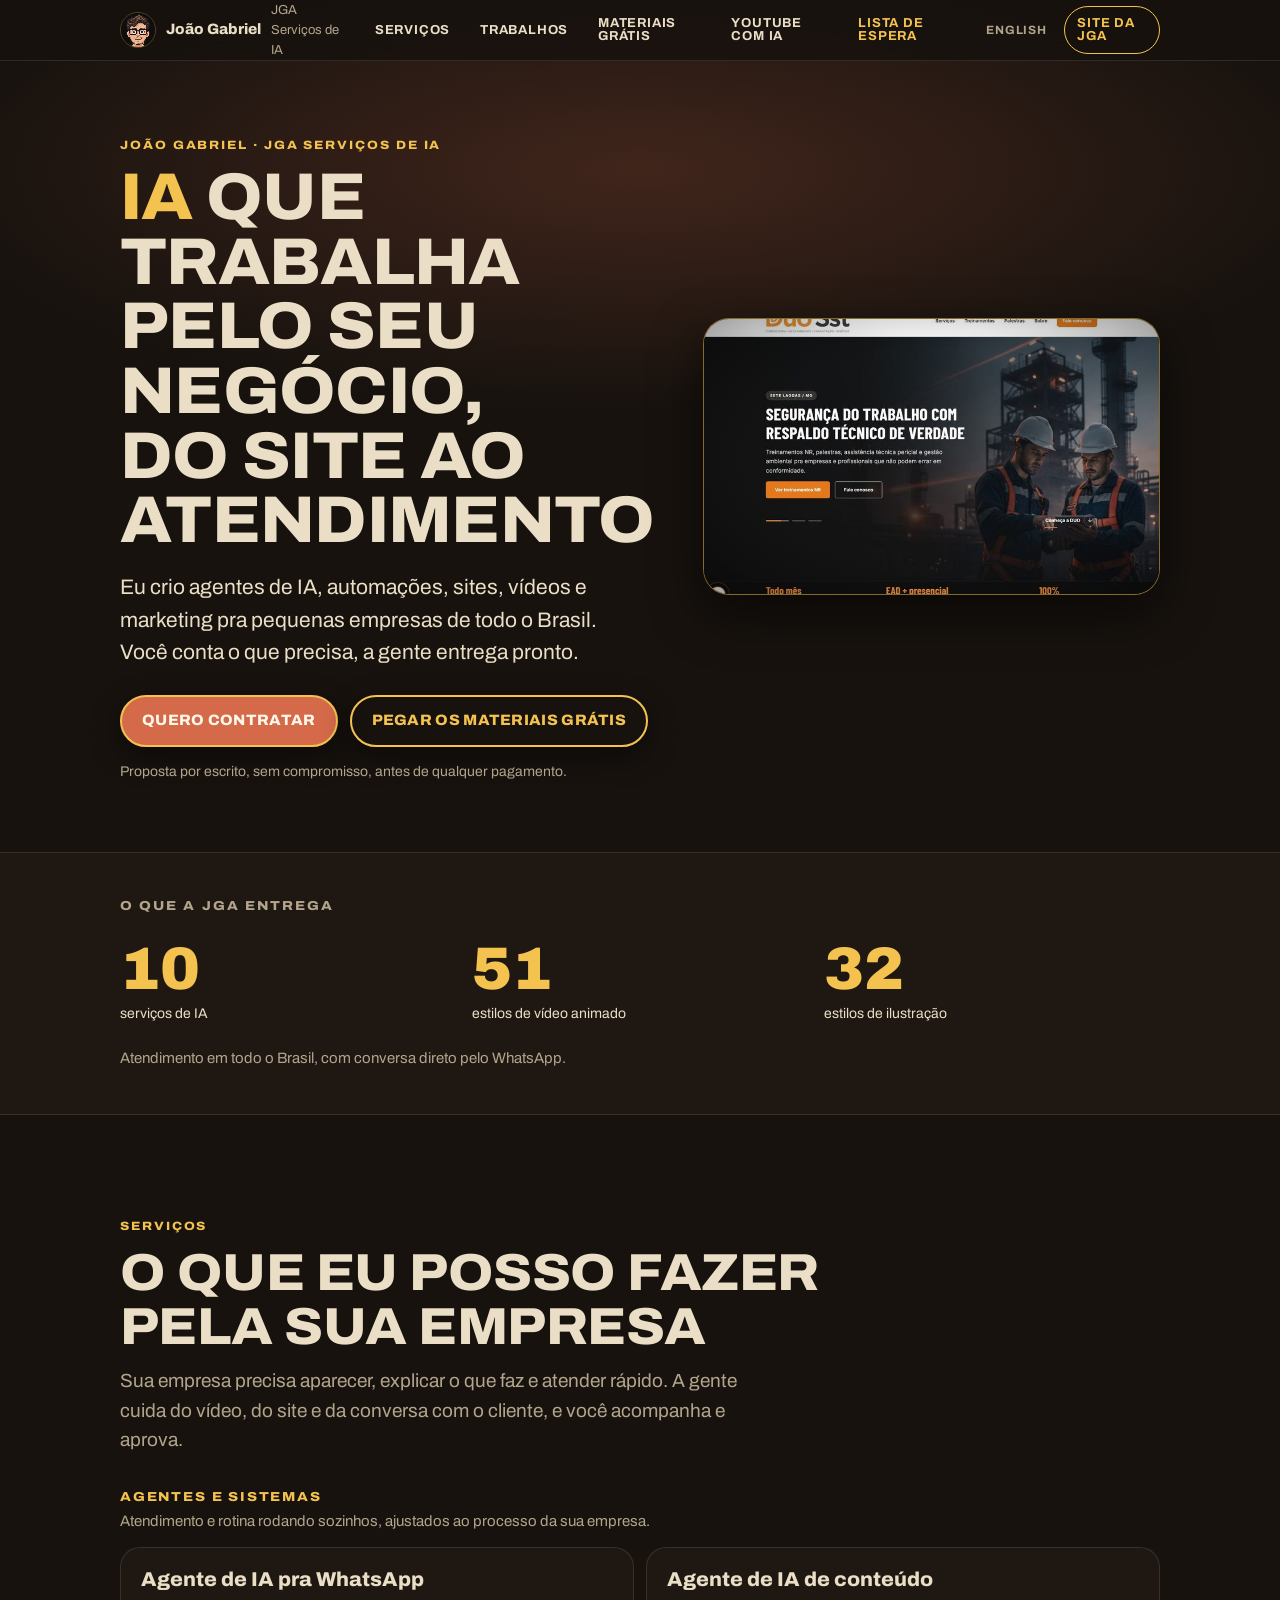
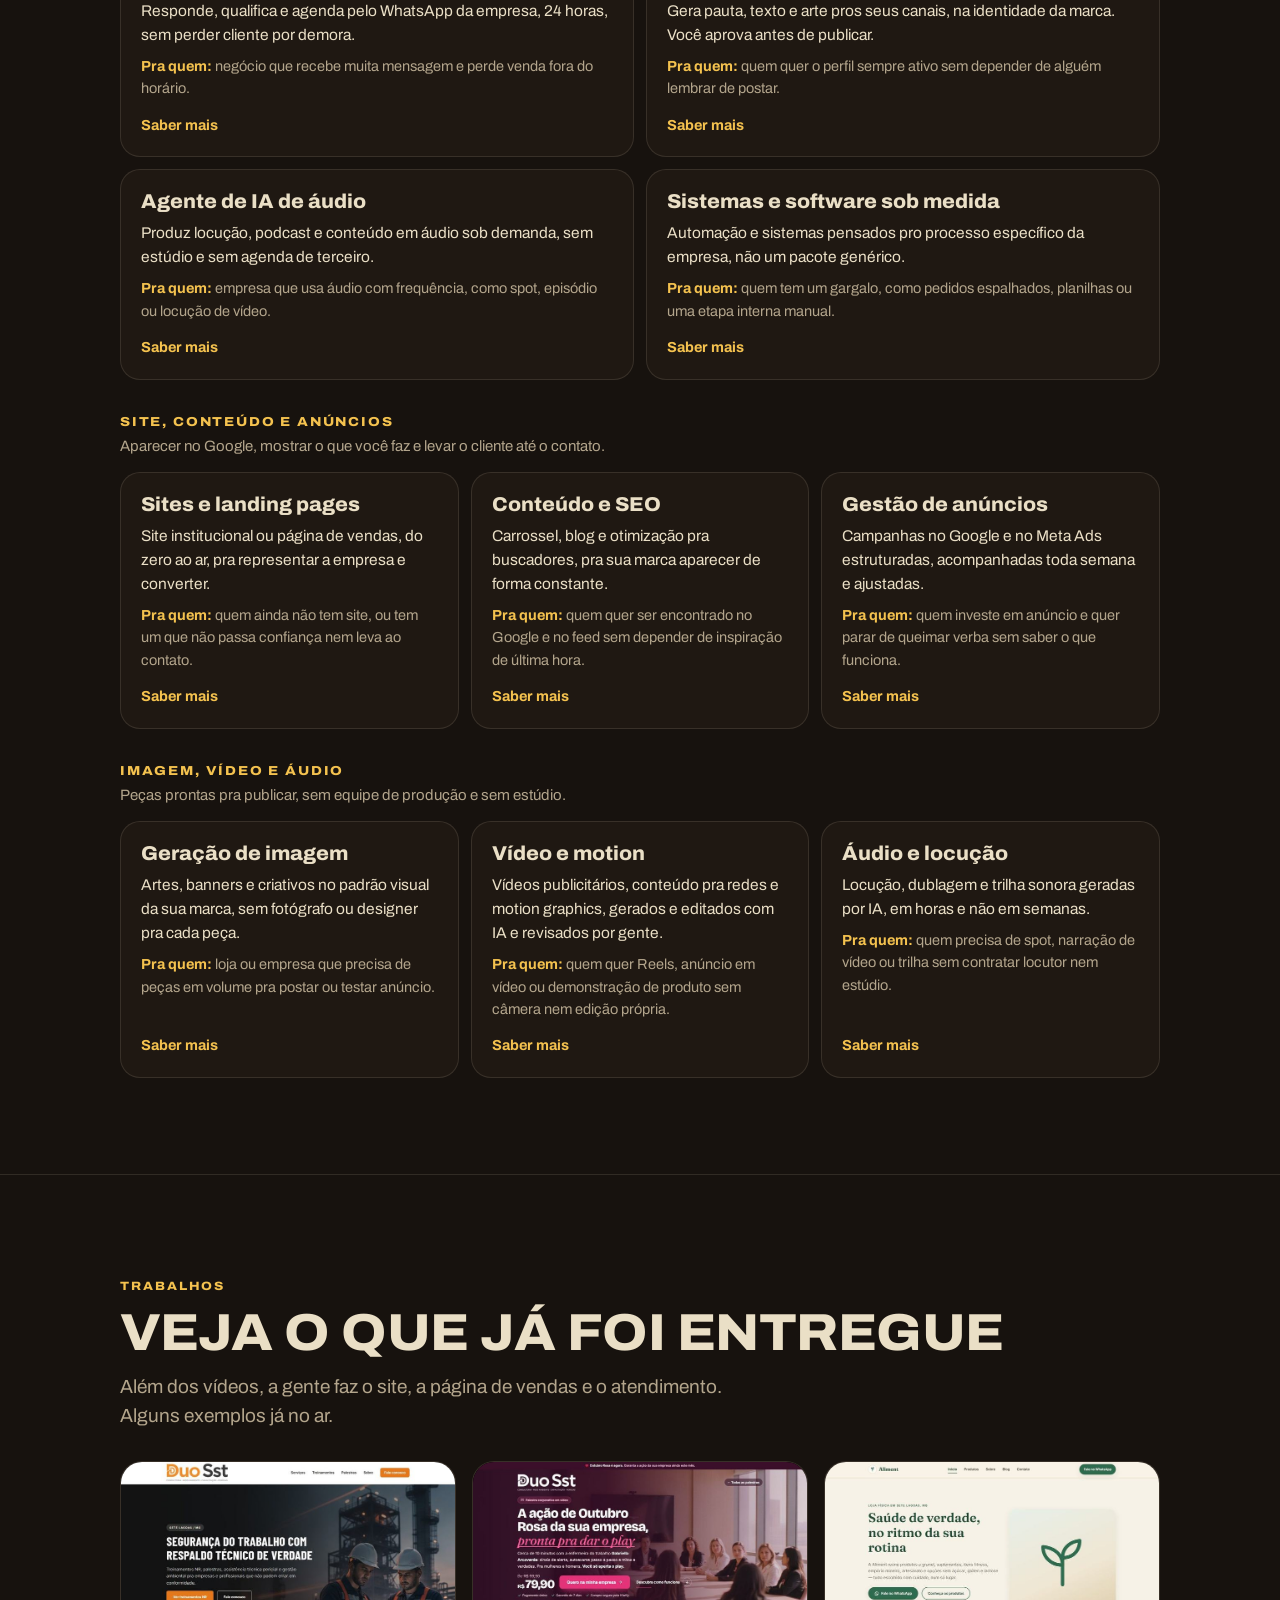
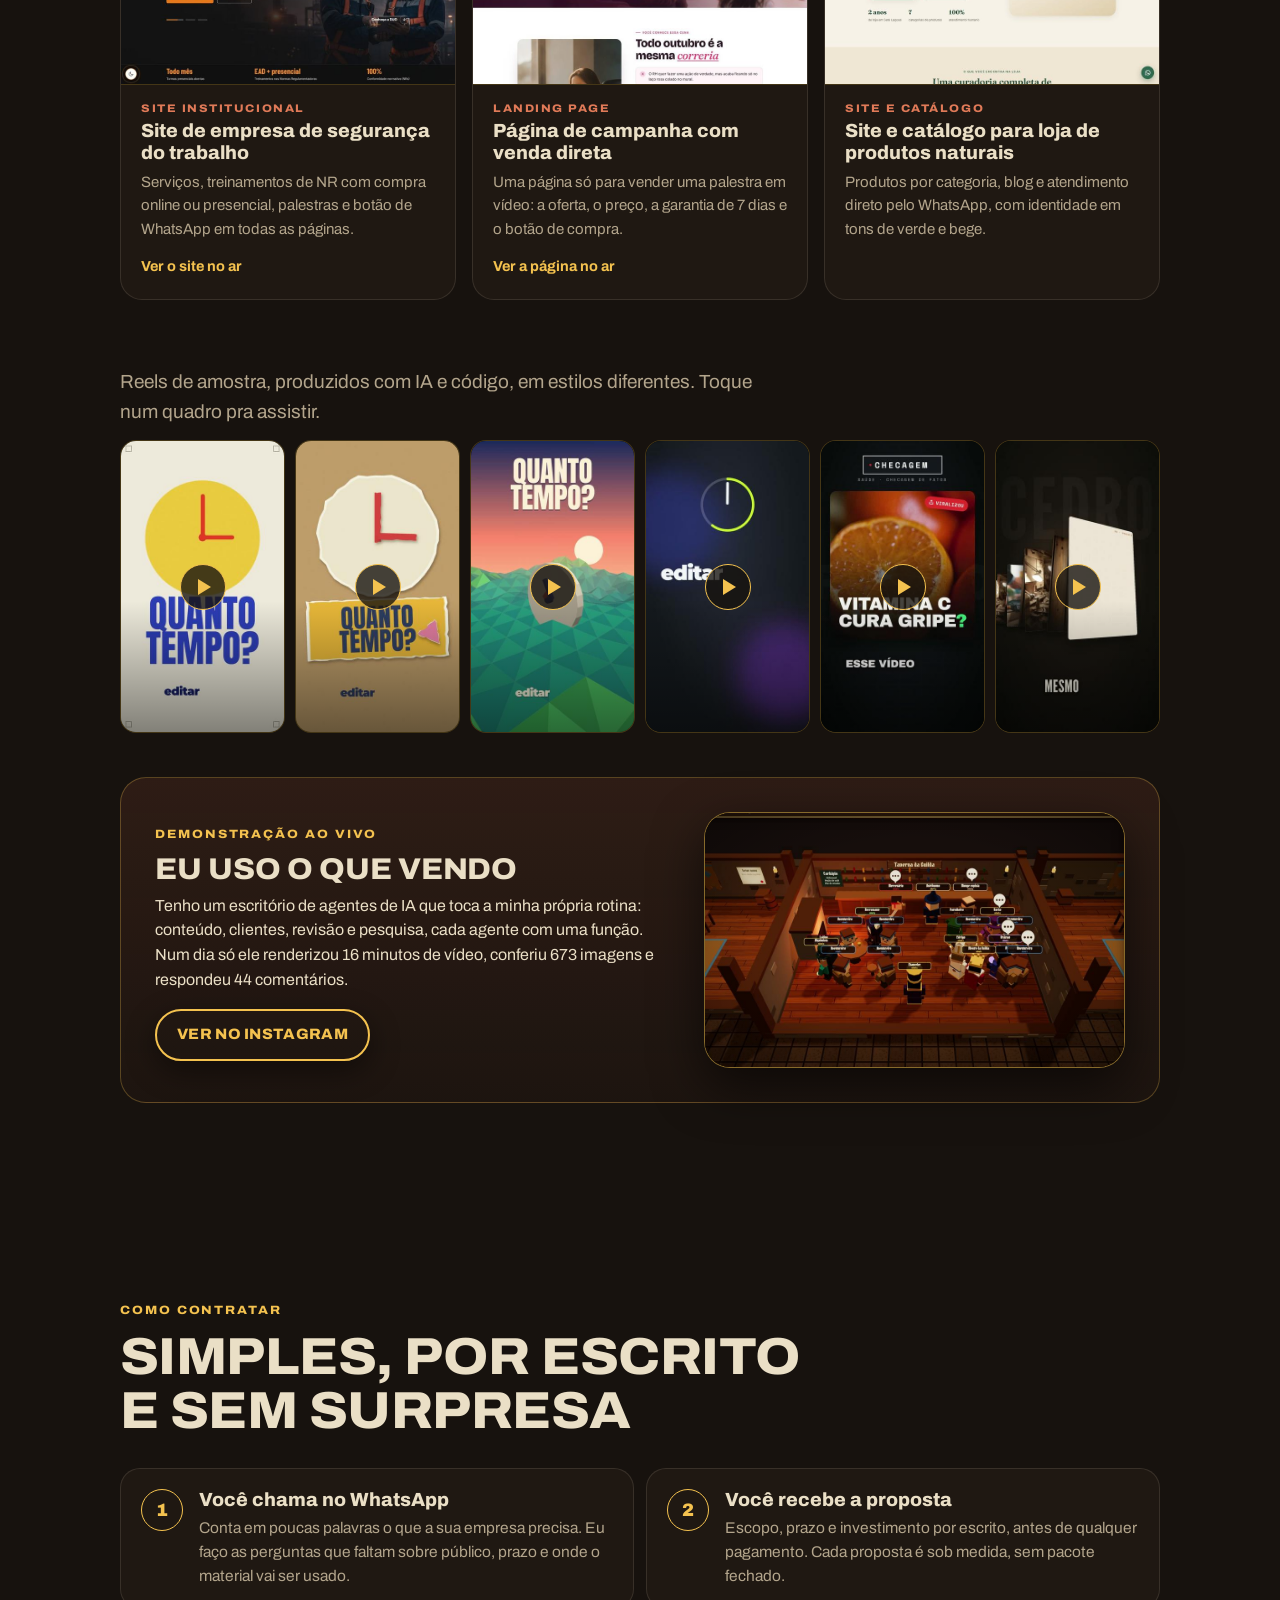
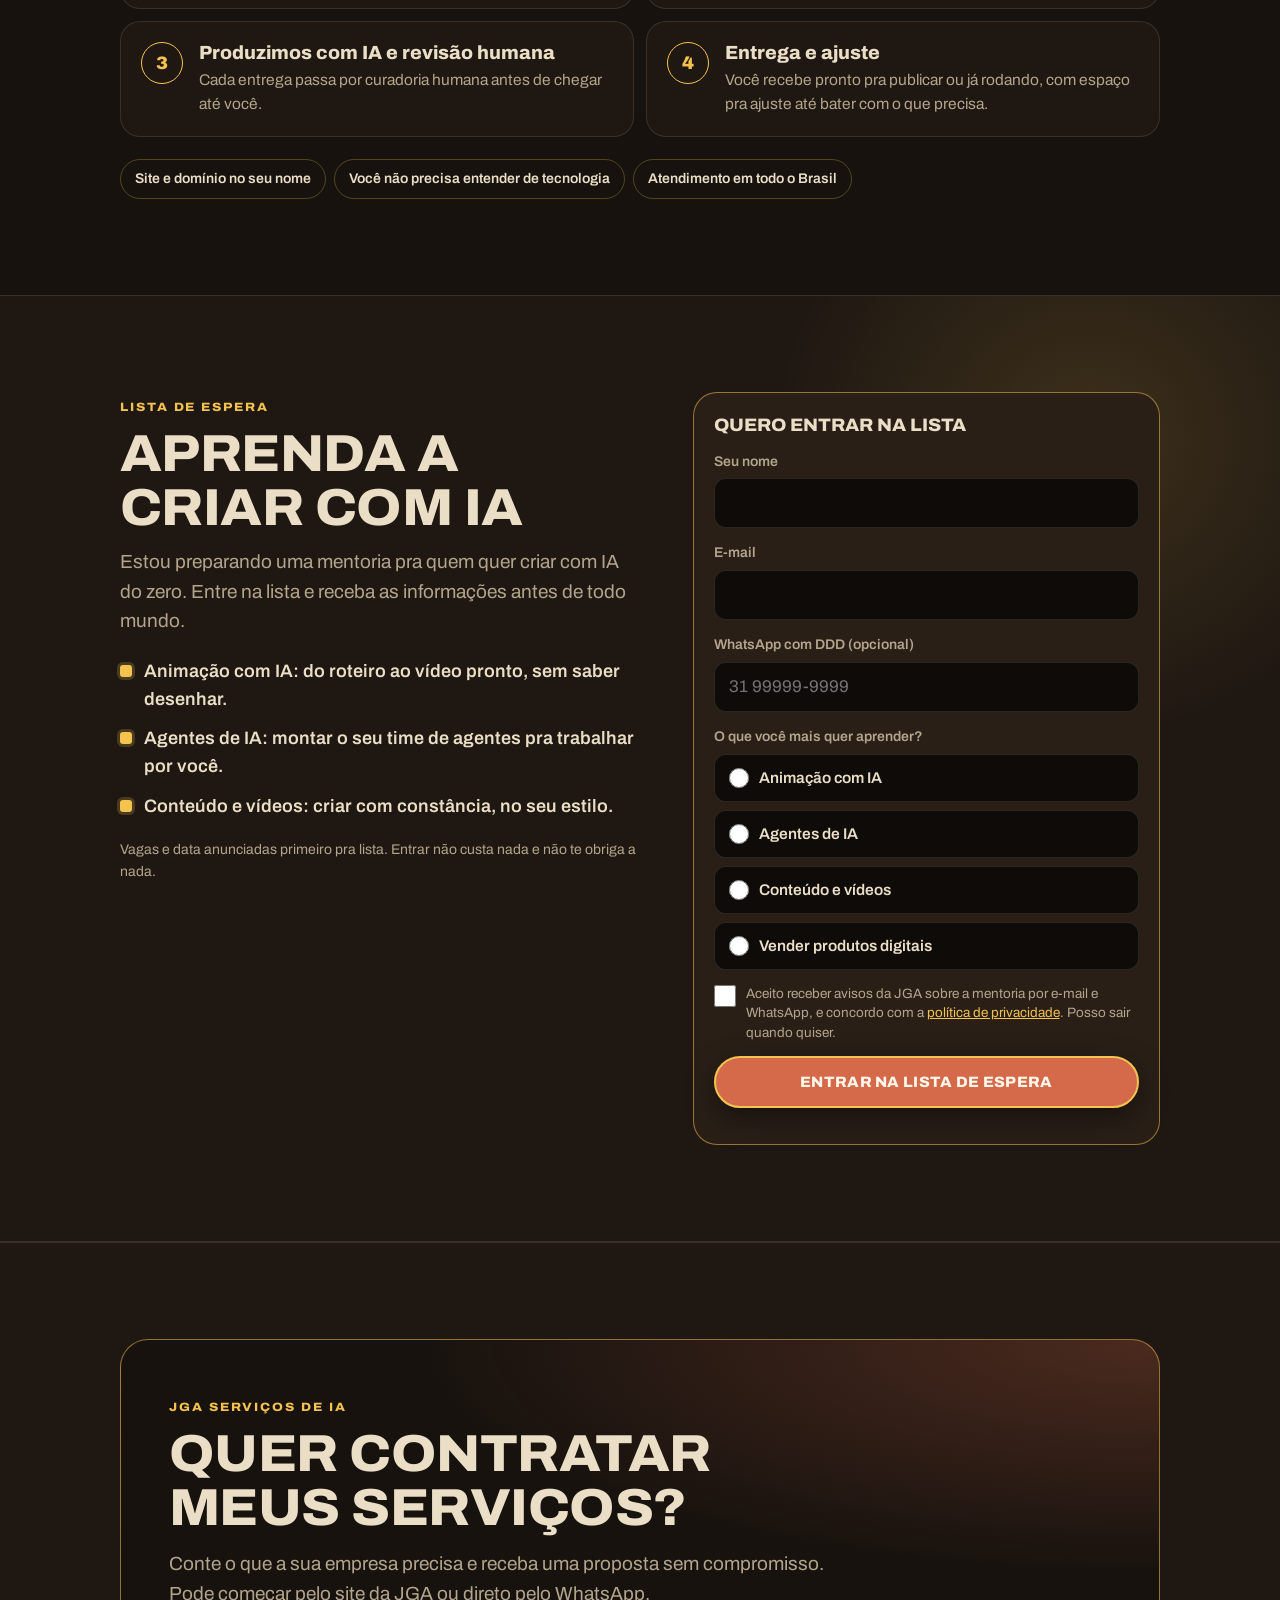
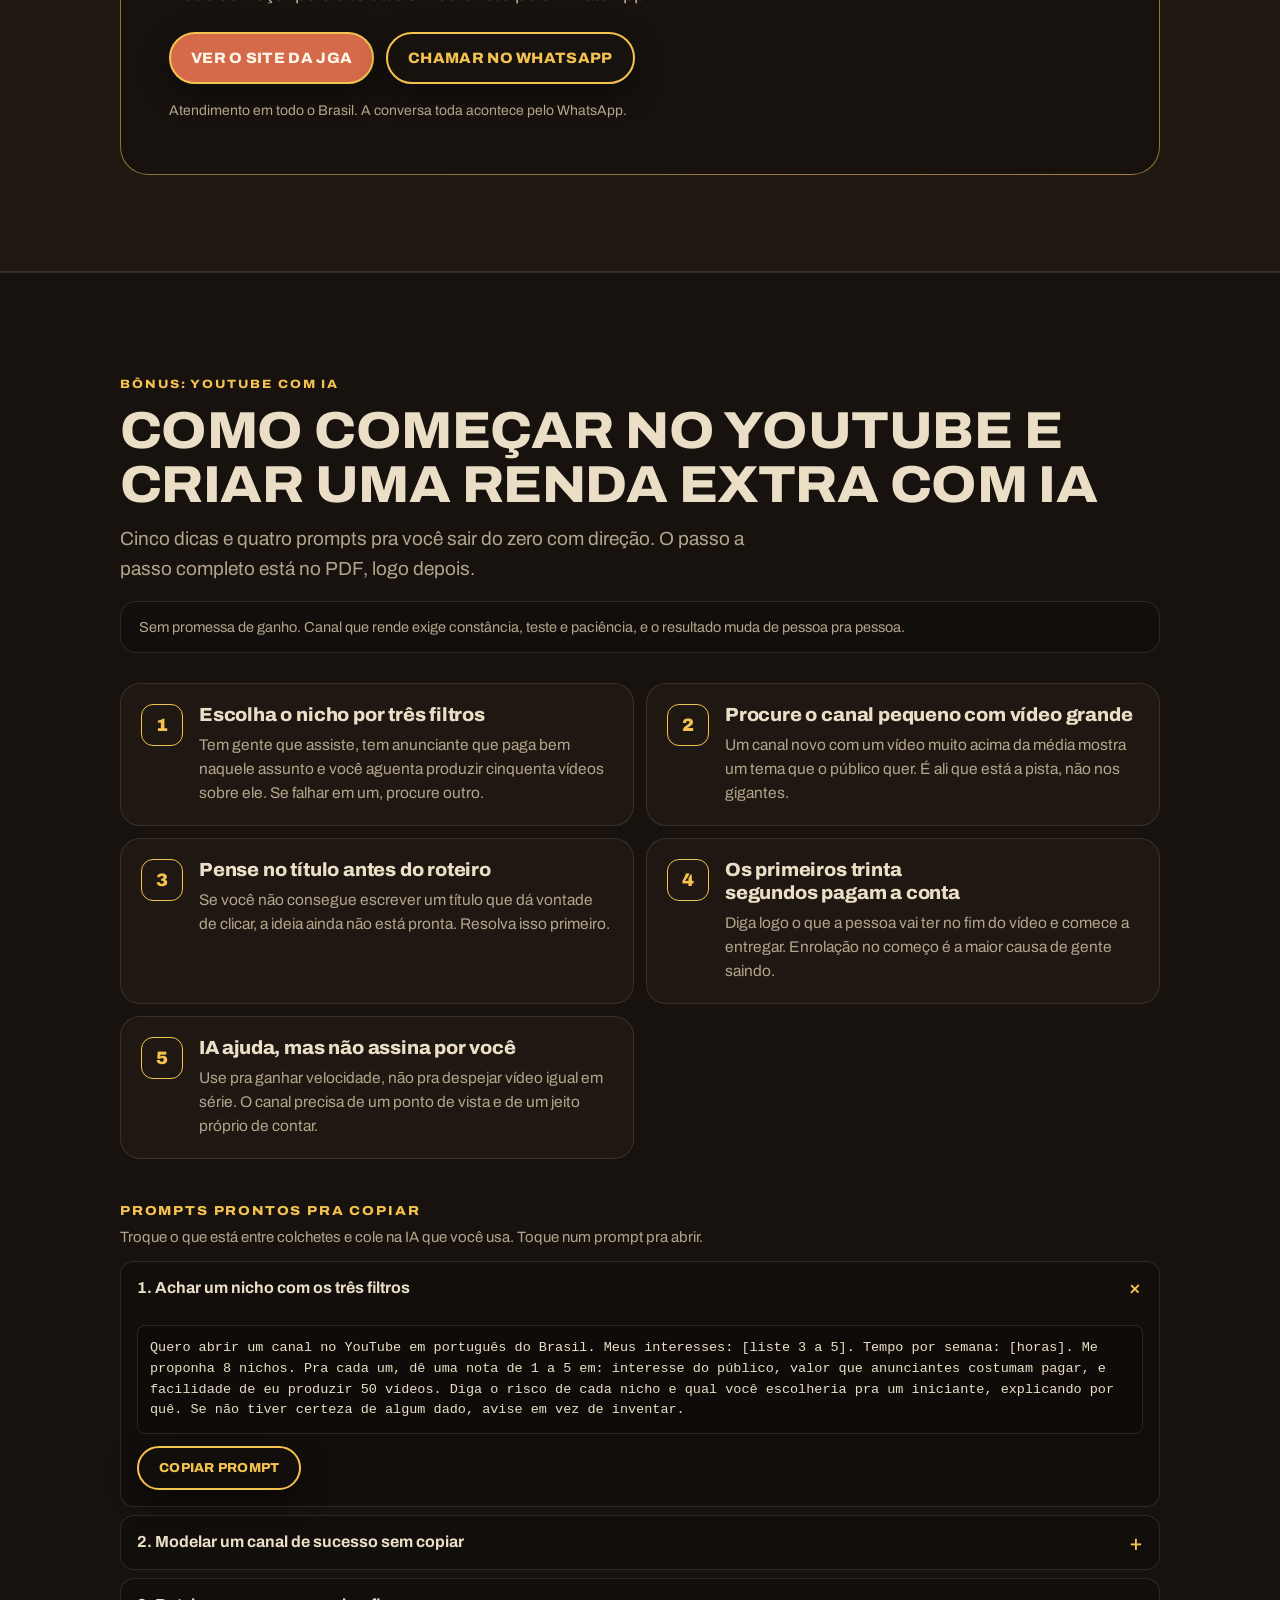
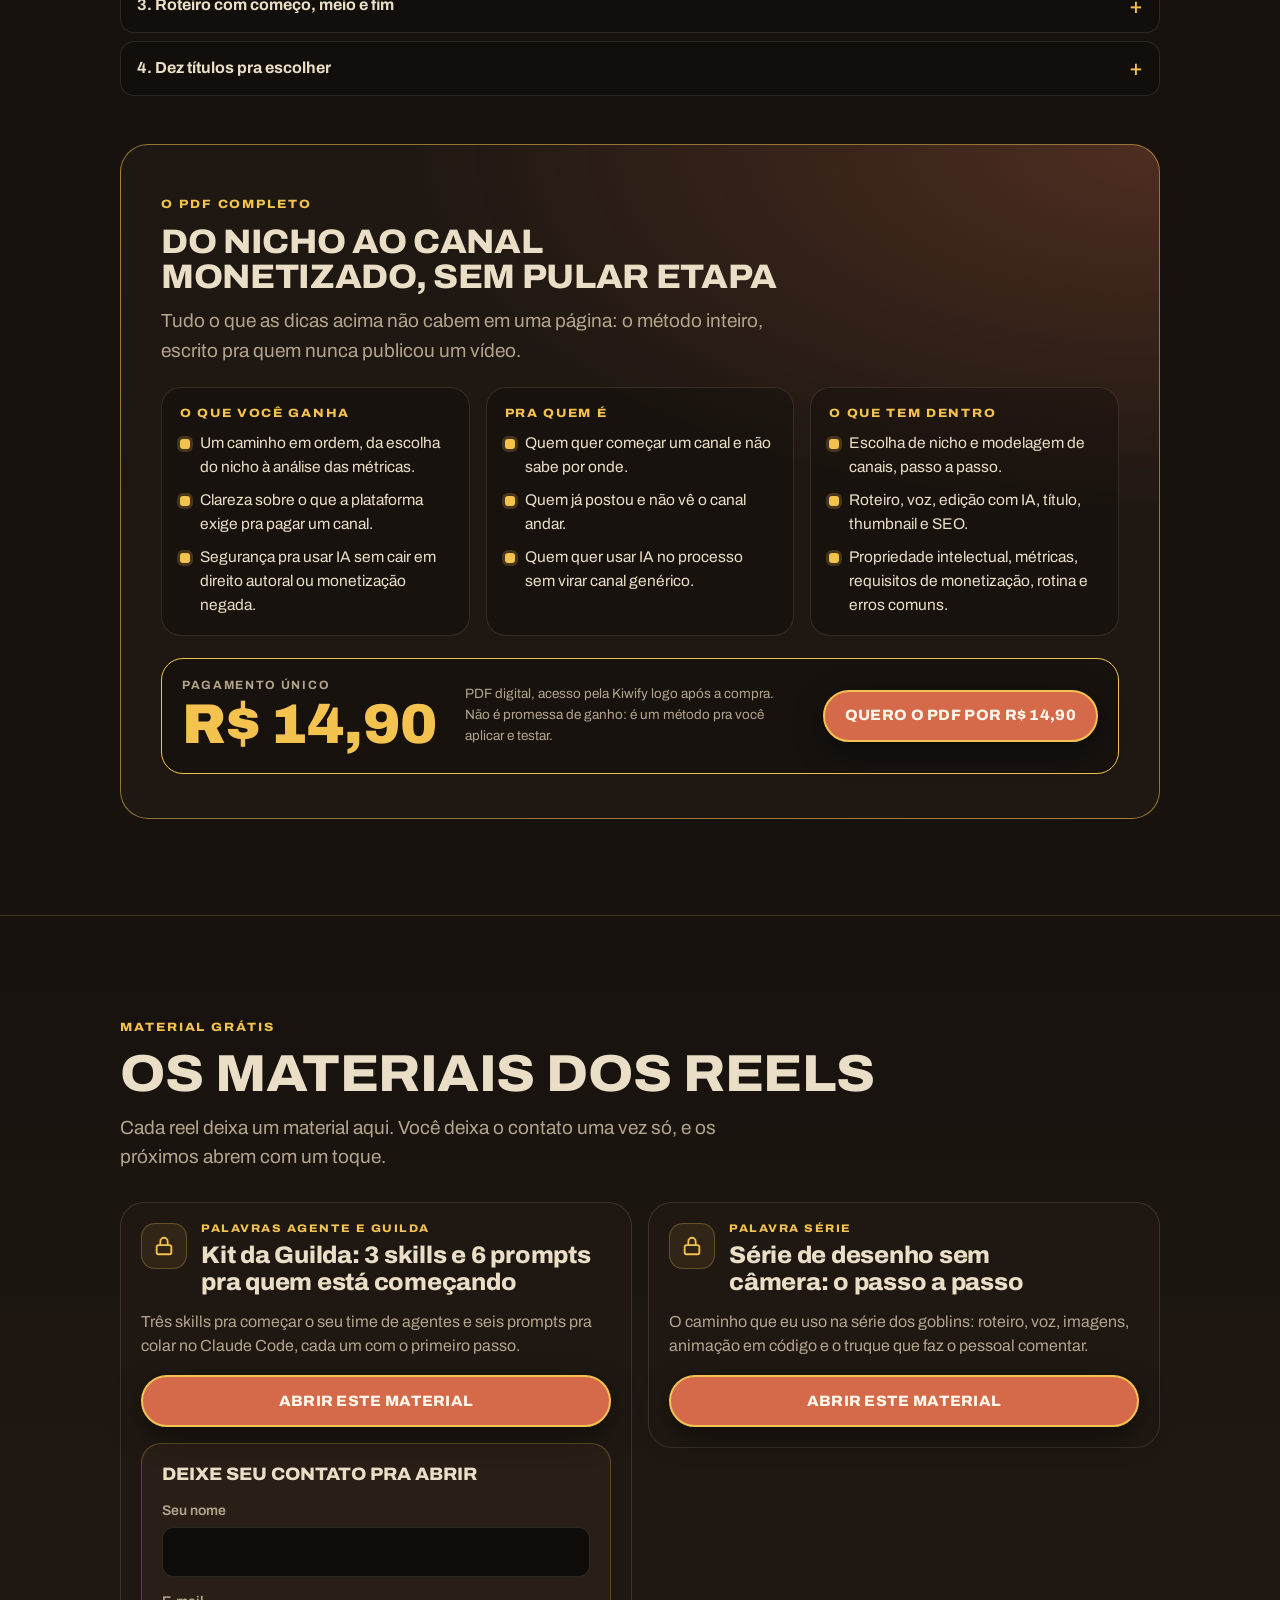
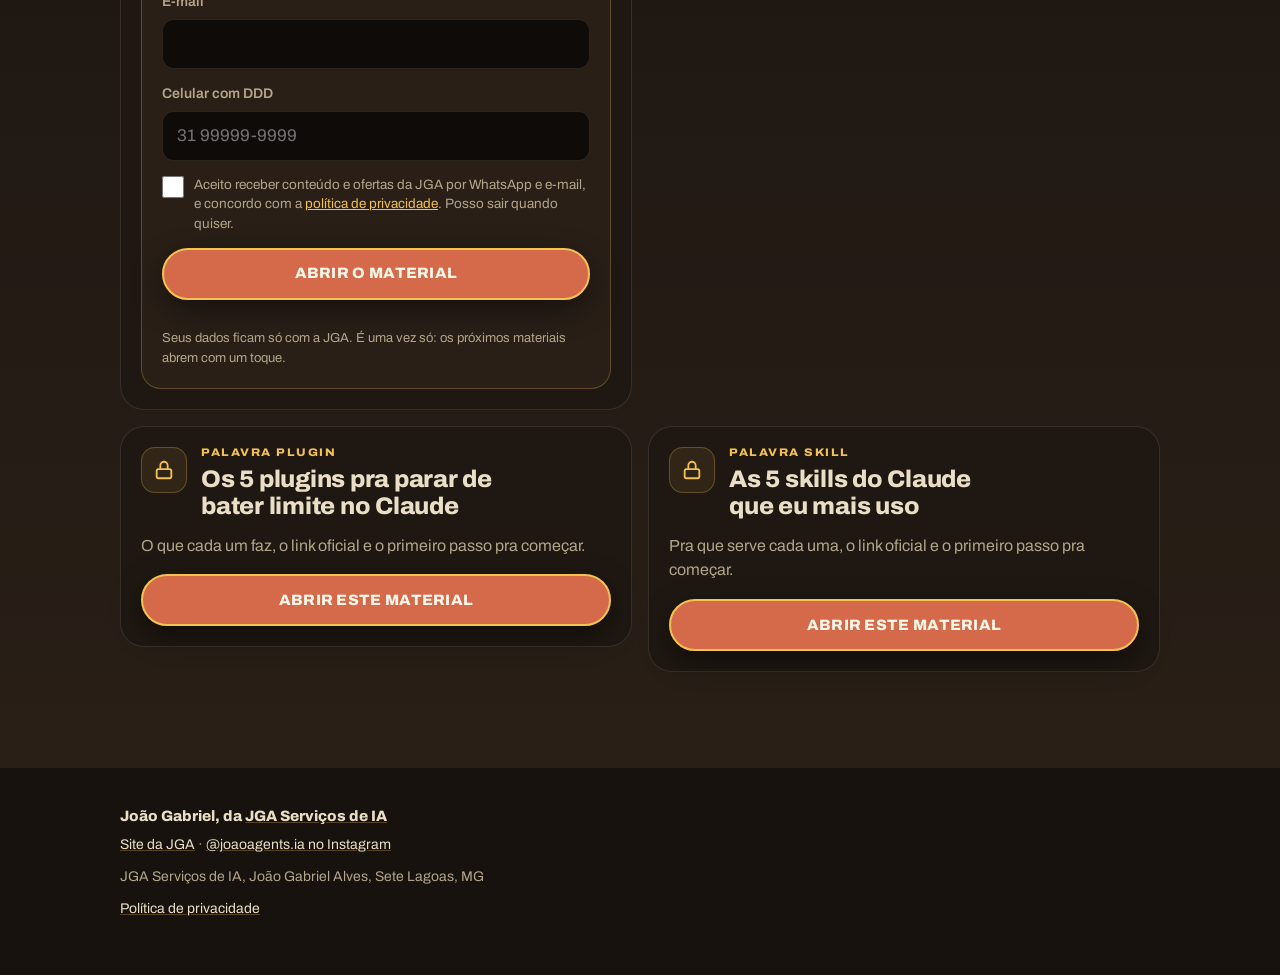
<file: index.html>
<!doctype html>
<html lang="pt-BR">
<head>
<meta charset="utf-8">
<meta name="viewport" content="width=device-width, initial-scale=1, viewport-fit=cover">
<title>João Gabriel | Agentes de IA, automação, sites e marketing</title>
<meta name="description" content="João Gabriel, da JGA Serviços de IA: agentes de IA, automação, sites, vídeo e marketing com IA pra pequeno negócio. Veja os serviços, os trabalhos e pegue materiais grátis.">
<meta name="theme-color" content="#17120e">
<meta property="og:title" content="João Gabriel | Agentes de IA, automação, sites e marketing">
<meta property="og:description" content="Serviços de IA pro seu negócio, trabalhos reais e materiais grátis sobre agentes de IA com Claude.">
<meta property="og:image" content="assets/t/duo-site.jpg">
<link rel="icon" href="assets/joao.jpg">
<link rel="preconnect" href="https://fonts.googleapis.com"><link rel="preconnect" href="https://fonts.gstatic.com" crossorigin>
<link href="https://fonts.googleapis.com/css2?family=Archivo:wdth,wght@62..125,400..900&display=swap" rel="stylesheet">
<style>
:root{
  --ink:#17120e; --ink2:#1f1812; --ink3:#291f17; --cream:#eadfc6; --warm:#b3a58c; --terra:#d56a4a; --terra2:#e07a58; --gold:#f4c24f;
  --line:rgba(244,194,79,.28); --line2:rgba(234,223,198,.12); --ease:cubic-bezier(.2,.7,.2,1);
}
*{box-sizing:border-box;margin:0;padding:0}
html{scroll-behavior:smooth;scroll-padding-top:68px;-webkit-text-size-adjust:100%}
body{background:var(--ink);color:var(--cream);font:400 17px/1.55 "Archivo",system-ui,-apple-system,"Segoe UI",sans-serif;overflow-x:hidden;-webkit-font-smoothing:antialiased}
img{display:block;max-width:100%;height:auto}
a{color:inherit}
.cx{width:100%;max-width:1080px;margin:0 auto;padding:0 20px}
h1,h2,h3{font-weight:800;line-height:1.04;letter-spacing:-.01em;text-wrap:balance}
.kicker{display:inline-block;font:800 12px/1 "Archivo";font-stretch:112%;letter-spacing:.16em;text-transform:uppercase;color:var(--gold);margin-bottom:14px}
.h2{font-size:clamp(30px,7.4vw,52px);font-stretch:108%;text-transform:uppercase;margin-bottom:12px}
.sub{color:var(--warm);max-width:60ch;font-size:clamp(16px,4.2vw,19px)}
section{padding:68px 0}
em{font-style:normal;color:var(--gold)}

/* botoes: pilula terracota com borda dourada, como o CTA do reel */
.bt{display:inline-flex;align-items:center;justify-content:center;gap:8px;min-height:52px;padding:0 20px;border-radius:999px;border:2px solid var(--gold);background:var(--terra);color:#fff7ea;font:800 15px/1.15 "Archivo";font-stretch:104%;letter-spacing:.02em;text-align:center;text-transform:uppercase;text-decoration:none;cursor:pointer;box-shadow:0 10px 30px rgba(0,0,0,.45);transition:transform .25s var(--ease),background .2s,box-shadow .25s}
.bt:hover{background:var(--terra2);transform:translateY(-2px);box-shadow:0 14px 36px rgba(0,0,0,.55)}
.bt:active{transform:translateY(0) scale(.98)}
.bt.vaz{background:transparent;color:var(--gold)}
.bt.vaz:hover{background:rgba(244,194,79,.1)}
.bt:focus-visible,a:focus-visible,summary:focus-visible,input:focus-visible{outline:3px solid var(--gold);outline-offset:3px}
.bt[disabled]{opacity:.6;cursor:wait}

/* barra */
.barra{position:fixed;inset:0 0 auto 0;z-index:30;background:rgba(23,18,14,.82);backdrop-filter:blur(10px);-webkit-backdrop-filter:blur(10px);border-bottom:1px solid var(--line2)}
.barra .cx{display:flex;align-items:center;gap:12px;height:60px}
.barra .eu{display:flex;align-items:center;gap:10px;text-decoration:none;min-width:0}
.barra .eu img{width:36px;height:36px;border-radius:50%;border:1.5px solid var(--line);image-rendering:pixelated}
.barra .eu b{font-weight:800;font-size:15px;white-space:nowrap}
.barra .eu span{display:none;color:var(--warm);font-size:13px}
.barra nav{margin-left:auto;display:flex;align-items:center;gap:6px}
.barra nav a{font:700 13px/1 "Archivo";letter-spacing:.06em;text-transform:uppercase;text-decoration:none;color:var(--cream);padding:10px 12px;border-radius:999px}
.barra nav a.jga{border:1.5px solid var(--gold);color:var(--gold)}
.barra nav a.lk{display:none}
.barra nav a.esp{color:var(--gold)}
.barra nav a.esp .mais{display:none}
@media(max-width:480px){.barra nav{gap:0}.barra nav a{padding:10px 7px;white-space:nowrap;font-size:11.5px}.barra .eu b{font-size:14px}.barra .cx{gap:6px}.barra nav a.esp{margin-left:10px}}
@media(min-width:481px){.barra nav a.esp .mais{display:inline}}

/* hero */
.hero{padding:96px 0 40px;position:relative;overflow:hidden}
.hero::before{content:"";position:absolute;inset:-20% -30% auto -30%;height:80%;background:radial-gradient(closest-side,rgba(213,106,74,.22),transparent 70%);pointer-events:none}
.hero .cx{position:relative;display:grid;gap:30px}
.hero h1{font-size:clamp(38px,11.2vw,66px);font-stretch:106%;text-transform:uppercase;line-height:.98}
.hero h1 .w{display:inline-block;opacity:0;transform:scale(1.06) translateY(10px)}
.js-ok .hero h1 .w{animation:pop .55s var(--ease) forwards;animation-delay:calc(var(--i)*70ms + 150ms)}
.hero .lead{margin-top:18px;font-size:clamp(17px,4.4vw,21px);color:var(--cream);max-width:40ch;opacity:.92}
.hero .acoes{display:flex;flex-direction:column;gap:12px;margin-top:26px}
.hero .peq{margin-top:14px;color:var(--warm);font-size:14px}
@keyframes pop{to{opacity:1;transform:none}}
.moldura{position:relative;border-radius:26px;overflow:hidden;border:1.5px solid rgba(244,194,79,.55);box-shadow:0 18px 50px rgba(0,0,0,.6);background:#000;aspect-ratio:1000/606}
.moldura img{width:100%;height:100%;object-fit:cover;transform:scale(1.07);transition:transform 6s var(--ease)}
.moldura.v img{transform:scale(1)}
.moldura::after{content:"";position:absolute;inset:0;pointer-events:none;background:radial-gradient(ellipse at center,transparent 55%,rgba(0,0,0,.38) 100%)}
.hero .moldura{aspect-ratio:1000/606}

/* numeros */
.nums{padding:44px 0;background:var(--ink2);border-block:1px solid var(--line2)}
.nums .tit{font:800 13px/1.5 "Archivo";font-stretch:112%;letter-spacing:.16em;text-transform:uppercase;color:var(--warm);margin-bottom:22px}
.nums ul{list-style:none;display:grid;grid-template-columns:1fr 1fr;gap:22px 16px}
.nums li strong{display:block;font:900 clamp(40px,12vw,64px)/1 "Archivo";font-stretch:100%;color:var(--gold);font-variant-numeric:tabular-nums}
.nums li span{display:block;margin-top:6px;color:var(--cream);font-size:15px;line-height:1.3}
.nums .fim{margin-top:24px;color:var(--warm);font-size:15px}

/* como funciona */
.passos{display:grid;gap:18px;margin-top:34px}
.passo{background:var(--ink2);border:1px solid var(--line2);border-radius:24px;overflow:hidden}
.passo .txt{padding:22px 22px 24px}
.passo .n{font:900 13px/1 "Archivo";font-stretch:112%;letter-spacing:.14em;color:var(--terra2)}
.passo h3{font-size:clamp(22px,6vw,28px);font-stretch:106%;text-transform:uppercase;margin:8px 0 8px}
.passo p{color:var(--warm);font-size:16px}
.passo .moldura{border-radius:0;border:0;border-bottom:1px solid var(--line);box-shadow:none;aspect-ratio:1000/606}
.codigo{margin:16px 0 0;padding:16px;border-radius:16px;background:#0f0b08;border:1px solid var(--line);font:13px/1.6 ui-monospace,SFMono-Regular,Menlo,Consolas,monospace;color:var(--cream);overflow-x:auto;white-space:pre}
.codigo b{color:var(--gold);font-weight:600}
.regra{margin-top:18px;padding:24px;border-radius:24px;border:1.5px solid var(--line);background:linear-gradient(180deg,rgba(213,106,74,.14),rgba(213,106,74,.04))}
.regra h3{font-size:clamp(22px,6vw,30px);font-stretch:106%;text-transform:uppercase}
.regra p{margin-top:8px;color:var(--cream)}

/* materiais */
.mat{background:linear-gradient(180deg,var(--ink) 0,var(--ink3) 100%);border-top:1px solid var(--line2)}
.caixas{display:grid;gap:16px;margin-top:30px}
.caixa{background:var(--ink2);border:1px solid var(--line2);border-radius:24px;padding:20px;transition:border-color .3s}
.caixa.aberta{border-color:var(--line)}
.cabeca{display:flex;gap:14px;align-items:flex-start}
.ic{flex:none;width:46px;height:46px;border-radius:14px;border:1.5px solid var(--line);background:rgba(244,194,79,.08) center/22px no-repeat url("data:image/svg+xml,%3Csvg xmlns='http://www.w3.org/2000/svg' viewBox='0 0 24 24' fill='none' stroke='%23f4c24f' stroke-width='2' stroke-linecap='round' stroke-linejoin='round'%3E%3Crect x='4' y='11' width='16' height='10' rx='2'/%3E%3Cpath d='M8 11V7a4 4 0 0 1 8 0v4'/%3E%3C/svg%3E")}
.caixa.aberta .ic{background-image:url("data:image/svg+xml,%3Csvg xmlns='http://www.w3.org/2000/svg' viewBox='0 0 24 24' fill='none' stroke='%23f4c24f' stroke-width='2' stroke-linecap='round' stroke-linejoin='round'%3E%3Crect x='4' y='11' width='16' height='10' rx='2'/%3E%3Cpath d='M8 11V7a4 4 0 0 1 7.5-2'/%3E%3C/svg%3E")}
.caixa.aberta .ic.abre{animation:pop .5s var(--ease)}
.cabeca .de{font:800 11px/1 "Archivo";font-stretch:112%;letter-spacing:.14em;text-transform:uppercase;color:var(--gold);margin-bottom:8px}
.cabeca h3{font-size:clamp(19px,5.2vw,24px);font-stretch:102%;line-height:1.12}
.caixa .resumo{margin:14px 0 16px;color:var(--warm);font-size:16px}
.caixa .abrir{width:100%}
.dentro{margin-top:16px;border-top:1px solid var(--line2);padding-top:14px;animation:entra .5s var(--ease)}
.dentro>p{color:var(--warm);font-size:15px;margin-bottom:12px}
@keyframes entra{from{opacity:0;transform:translateY(10px)}to{opacity:1;transform:none}}
details{border:1px solid var(--line2);border-radius:14px;margin-top:8px;background:rgba(0,0,0,.18)}
summary{cursor:pointer;list-style:none;padding:14px 44px 14px 16px;font-weight:700;font-size:16px;position:relative}
summary::-webkit-details-marker{display:none}
summary::after{content:"+";position:absolute;right:16px;top:50%;transform:translateY(-50%);color:var(--gold);font-size:22px;font-weight:500;transition:transform .25s}
details[open] summary::after{transform:translateY(-50%) rotate(45deg)}
details>div{padding:0 16px 16px;font-size:15.5px}
details p{margin-top:10px;color:var(--cream)}
details a{color:var(--gold);word-break:break-word}
code{font:13.5px/1.55 ui-monospace,SFMono-Regular,Menlo,Consolas,monospace;background:#0f0b08;border:1px solid var(--line2);border-radius:8px;padding:2px 6px;word-break:break-word;color:var(--cream)}
p>code:only-child{display:block;padding:12px;white-space:pre-wrap}
.aviso{margin:10px 0;color:#ff9a7e;font-size:14px}
#form-lead{margin-top:16px;padding:20px;border-radius:20px;background:var(--ink3);border:1.5px solid var(--line);display:grid;gap:14px}
#form-lead>b{font:800 18px/1.2 "Archivo";font-stretch:106%;text-transform:uppercase}
.campo{display:grid;gap:6px;font-weight:600;font-size:14px;color:var(--warm)}
.campo input{font:400 17px "Archivo";min-height:50px;padding:0 14px;border-radius:12px;border:1.5px solid var(--line2);background:#0f0b08;color:var(--cream)}
.campo input:focus{border-color:var(--gold)}
.oculto{position:absolute;left:-9999px;opacity:0}
.aceite{display:flex;gap:10px;align-items:flex-start;font-size:13.5px;color:var(--warm);line-height:1.45}
.aceite input{flex:none;width:22px;height:22px;margin-top:1px;accent-color:var(--terra)}
.aceite a{color:var(--gold)}
#msg-erro{color:#ff9a7e;font-size:14px;min-height:0}
.nota{color:var(--warm);font-size:13px}

/* lista de espera */
.espera{background:var(--ink2);border-block:1px solid var(--line2);position:relative;overflow:hidden}
.espera::before{content:"";position:absolute;inset:-30% -20% auto auto;width:70%;height:90%;background:radial-gradient(closest-side,rgba(244,194,79,.14),transparent 70%);pointer-events:none}
.espera .cx{position:relative;display:grid;gap:28px}
.espera ul{list-style:none;display:grid;gap:12px;margin-top:22px}
.espera li{display:flex;gap:12px;align-items:flex-start;font-weight:600;color:var(--cream)}
.espera li::before{content:"";flex:none;width:12px;height:12px;margin-top:7px;border-radius:3px;background:var(--gold);box-shadow:0 0 0 3px rgba(244,194,79,.2)}
.espera .peq{margin-top:18px;color:var(--warm);font-size:14px}
#form-espera{padding:22px 20px;border-radius:24px;background:var(--ink3);border:1.5px solid rgba(244,194,79,.55);display:grid;gap:14px}
#form-espera>b{font:800 18px/1.2 "Archivo";font-stretch:106%;text-transform:uppercase}
#form-espera fieldset{border:0;display:grid;gap:8px}
#form-espera legend{font-weight:600;font-size:14px;color:var(--warm);margin-bottom:6px}
.opc{display:flex;align-items:center;gap:10px;min-height:48px;padding:0 14px;border-radius:12px;border:1.5px solid var(--line2);background:#0f0b08;font-weight:600;font-size:15.5px;cursor:pointer;transition:border-color .2s,background .2s}
.opc:hover{border-color:var(--line)}
.opc input{width:20px;height:20px;accent-color:var(--terra);flex:none}
.opc:has(input:checked){border-color:var(--gold);background:rgba(244,194,79,.08)}
.opc:has(input:focus-visible){outline:3px solid var(--gold);outline-offset:2px}
#msg-espera{color:#ff9a7e;font-size:14px}
.ok-espera{display:none;padding:26px 22px;border-radius:24px;border:1.5px solid var(--gold);background:var(--ink3)}
.ok-espera h3{font-size:26px;text-transform:uppercase;font-stretch:106%;color:var(--gold);margin-bottom:10px}
.ok-espera p{color:var(--cream)}
.espera.enviado #form-espera{display:none}
.espera.enviado .ok-espera{display:block}
@media(min-width:860px){.espera .cx{grid-template-columns:1.05fr .95fr;gap:56px;align-items:start}}

/* sobre */
.sobre .cx{display:grid;gap:22px}
.sobre .foto{width:96px;height:96px;border-radius:24px;border:1.5px solid var(--line);image-rendering:pixelated}
.sobre p{color:var(--cream);max-width:58ch;margin-top:12px}

/* contratar */
.contratar{background:var(--ink2);border-block:1px solid var(--line2)}
.cartao{position:relative;overflow:hidden;border-radius:28px;border:1.5px solid rgba(244,194,79,.55);padding:30px 22px;background:radial-gradient(120% 90% at 100% 0,rgba(213,106,74,.28),transparent 60%),var(--ink)}
.cartao .h2{margin-bottom:14px}
.chips{list-style:none;display:flex;flex-wrap:wrap;gap:8px;margin:20px 0 26px}
.chips li{border:1px solid var(--line);border-radius:999px;padding:8px 14px;font-size:14px;font-weight:600;color:var(--cream)}
.cartao .acoes{display:flex;flex-direction:column;gap:12px}
.cartao .peq{margin-top:16px;color:var(--warm);font-size:14px}

footer{padding:40px 0 56px;color:var(--warm);font-size:14px}
footer .cx{display:grid;gap:10px}
footer a{color:var(--cream);text-decoration-color:var(--line)}
footer .marca{font:800 15px "Archivo";color:var(--cream)}

/* reveal ao rolar */
.js-ok .rv{opacity:0;transform:translateY(26px);transition:opacity .7s var(--ease),transform .7s var(--ease);transition-delay:var(--d,0ms)}
.js-ok .rv.v{opacity:1;transform:none}

@media (min-width:760px){
  body{font-size:18px}
  .barra .eu span{display:block}
  .barra nav a.lk{display:block}
  section{padding:96px 0}
  .hero{padding:130px 0 70px}
  .hero .cx{grid-template-columns:.9fr 1.1fr;align-items:center;gap:48px}
  .hero .acoes{flex-direction:row;flex-wrap:wrap}
  .nums ul{grid-template-columns:repeat(4,1fr)}
  .passos{grid-template-columns:1fr 1fr}
  .passo.largo{grid-column:1/-1;display:grid;grid-template-columns:1fr 1fr}
  .passo.largo .moldura{border-bottom:0;border-left:1px solid var(--line);aspect-ratio:auto;min-height:100%;order:2}
  .caixas{grid-template-columns:1fr 1fr;align-items:start}
  .sobre .cx{grid-template-columns:auto 1fr;gap:34px;align-items:start}
  .cartao{padding:52px 48px}
  .cartao .acoes{flex-direction:row;flex-wrap:wrap}
}
@media (prefers-reduced-motion:reduce){
  html{scroll-behavior:auto}
  .js-ok .rv,.hero h1 .w{opacity:1!important;transform:none!important;animation:none!important;transition:none!important}
  .moldura img{transform:none;transition:none}
  .dentro{animation:none}
}
</style>
<style>
/* v2: pagina de servicos */
.nums ul{grid-template-columns:repeat(3,1fr)}
.nums li strong{font-size:clamp(34px,10vw,60px)}
.nums li span{font-size:14px}
.sub+.grupo,.grupo+.grupo{margin-top:34px}
.grupo>h3{font:800 13px/1.3 "Archivo";font-stretch:112%;letter-spacing:.14em;text-transform:uppercase;color:var(--gold);margin:34px 0 4px}
.grupo>p{color:var(--warm);font-size:15px;margin-bottom:14px}
.servs{display:grid;gap:12px}
.serv{background:var(--ink2);border:1px solid var(--line2);border-radius:20px;padding:20px;display:flex;flex-direction:column;gap:8px;transition:border-color .3s,transform .3s var(--ease)}
.serv:hover{border-color:var(--line);transform:translateY(-3px)}
.serv h4{font:800 20px/1.15 "Archivo";font-stretch:104%}
.serv p{color:var(--cream);font-size:15.5px}
.serv .pra{color:var(--warm);font-size:14.5px}
.serv .pra b{color:var(--gold);font-weight:700}
.serv a{margin-top:auto;padding-top:6px;color:var(--gold);font-weight:700;font-size:14.5px;text-decoration:none}
.serv a:hover{text-decoration:underline}
.trabs{display:grid;gap:16px;margin-top:30px}
.trab{background:var(--ink2);border:1px solid var(--line2);border-radius:22px;overflow:hidden;display:flex;flex-direction:column}
.trab .moldura{border-radius:0;border:0;border-bottom:1px solid var(--line);box-shadow:none;aspect-ratio:3/2}
.trab .moldura::after{display:none}
.trab .tx{padding:18px 20px 22px;display:flex;flex-direction:column;gap:6px;flex:1}
.tag{font:800 11px/1 "Archivo";font-stretch:112%;letter-spacing:.14em;text-transform:uppercase;color:var(--terra2)}
.trab h4{font:800 19px/1.2 "Archivo"}
.trab p{color:var(--warm);font-size:15px}
.trab a.ver{margin-top:auto;padding-top:8px;color:var(--gold);font-weight:700;font-size:14.5px;text-decoration:none}
.sub2{font:800 13px/1.3 "Archivo";font-stretch:112%;letter-spacing:.14em;text-transform:uppercase;color:var(--gold);margin:44px 0 6px}
.reels{display:grid;grid-template-columns:repeat(3,1fr);gap:10px;margin-top:14px}
.reel{position:relative;aspect-ratio:9/16;border-radius:16px;overflow:hidden;border:1.5px solid var(--line);background:#000;padding:0;cursor:pointer;display:block}
.reel img,.reel video{width:100%;height:100%;object-fit:cover;display:block}
.reel .pl{position:absolute;inset:0;display:grid;place-items:center;background:linear-gradient(180deg,transparent 55%,rgba(0,0,0,.45))}
.reel .pl i{width:46px;height:46px;border-radius:50%;background:rgba(23,18,14,.78);border:1.5px solid var(--gold);display:grid;place-items:center}
.reel .pl i::before{content:"";margin-left:3px;border-left:13px solid var(--gold);border-block:8px solid transparent}
.dem{margin-top:44px;display:grid;gap:18px;padding:22px;border-radius:26px;border:1.5px solid var(--line);background:linear-gradient(180deg,rgba(213,106,74,.12),rgba(213,106,74,.03))}
.dem h3{font-size:clamp(22px,6vw,30px);font-stretch:106%;text-transform:uppercase}
.dem p{color:var(--cream);margin-top:8px;font-size:16px}
.dem .bt{margin-top:16px}
.como{display:grid;gap:12px;margin-top:30px;counter-reset:p}
.etapa{display:flex;gap:16px;background:var(--ink2);border:1px solid var(--line2);border-radius:20px;padding:20px}
.etapa::before{counter-increment:p;content:counter(p);flex:none;width:40px;height:40px;border-radius:50%;border:1.5px solid var(--gold);color:var(--gold);display:grid;place-items:center;font:900 18px "Archivo"}
.etapa h4{font:800 19px/1.2 "Archivo"}
.etapa p{color:var(--warm);font-size:15.5px;margin-top:4px}
.garantias{display:flex;flex-wrap:wrap;gap:8px;margin-top:22px}
.garantias span{border:1px solid var(--line);border-radius:999px;padding:8px 14px;font-size:14px;font-weight:600}
.contratar{background:var(--ink2);border-block:1px solid var(--line2)}
.sec-alt{background:var(--ink)}
@media (min-width:760px){
  .servs{grid-template-columns:repeat(3,1fr)}
  .servs.q{grid-template-columns:repeat(2,1fr)}
  .trabs{grid-template-columns:repeat(3,1fr)}
  .reels{grid-template-columns:repeat(6,1fr)}
  .dem{grid-template-columns:1.1fr .9fr;align-items:center;padding:34px;gap:34px}
  .como{grid-template-columns:1fr 1fr}
}
.barra nav a.lk{display:none}
@media (min-width:900px){.barra nav a.lk{display:block}}
</style>
</head>
<body>

<header class="barra">
  <div class="cx">
    <a class="eu" href="#topo"><img src="assets/joao.jpg" alt="" width="36" height="36"><b>João Gabriel</b><span>JGA Serviços de IA</span></a>
    <nav aria-label="Principal">
      <a class="lk" href="#servicos">Serviços</a>
      <a class="lk" href="#trabalhos">Trabalhos</a>
      <a class="lk" href="#materiais">Materiais grátis</a>
      <a class="lk" href="#renda-youtube">YouTube com IA</a>
      <a class="esp" href="#lista-espera">Lista<span class="mais"> de espera</span></a>
      <a class="en" style="font-size:12px;color:var(--warm)" href="en/" hreflang="en" lang="en">English</a>
      <a class="jga" href="https://gojira1998.github.io/jga-site/" target="_blank" rel="noopener">Site da JGA</a>
    </nav>
  </div>
</header>

<main id="topo">

<section class="hero" aria-labelledby="h1">
  <div class="cx">
    <div>
      <span class="kicker rv">João Gabriel · JGA Serviços de IA</span>
      <h1 id="h1" data-palavras>IA que trabalha pelo seu negócio, do site ao atendimento</h1>
      <p class="lead rv" style="--d:500ms">Eu crio agentes de IA, automações, sites, vídeos e marketing pra pequenas empresas de todo o Brasil. Você conta o que precisa, a gente entrega pronto.</p>
      <div class="acoes rv" style="--d:650ms">
        <a class="bt" href="https://gojira1998.github.io/jga-site/" target="_blank" rel="noopener">Quero contratar</a>
        <a class="bt vaz" href="#materiais">Pegar os materiais grátis</a>
      </div>
      <p class="peq rv" style="--d:750ms">Proposta por escrito, sem compromisso, antes de qualquer pagamento.</p>
    </div>
    <div class="moldura rv" style="--d:300ms"><img src="assets/t/duo-site.jpg" width="800" height="533" alt="Site institucional criado pela JGA para uma empresa de segurança do trabalho" fetchpriority="high"></div>
  </div>
</section>

<section class="nums" aria-label="A JGA em números">
  <div class="cx">
    <p class="tit rv">O que a JGA entrega</p>
    <ul>
      <li class="rv"><strong data-n="10">10</strong><span>serviços de IA</span></li>
      <li class="rv" style="--d:80ms"><strong data-n="51">51</strong><span>estilos de vídeo animado</span></li>
      <li class="rv" style="--d:160ms"><strong data-n="32">32</strong><span>estilos de ilustração</span></li>
    </ul>
    <p class="fim rv">Atendimento em todo o Brasil, com conversa direto pelo WhatsApp.</p>
  </div>
</section>

<section id="servicos" aria-labelledby="h-serv">
  <div class="cx">
    <span class="kicker rv">Serviços</span>
    <h2 class="h2 rv" id="h-serv">O que eu posso fazer pela sua empresa</h2>
    <p class="sub rv">Sua empresa precisa aparecer, explicar o que faz e atender rápido. A gente cuida do vídeo, do site e da conversa com o cliente, e você acompanha e aprova.</p>

    <div class="grupo">
      <h3 class="rv">Agentes e sistemas</h3>
      <p class="rv">Atendimento e rotina rodando sozinhos, ajustados ao processo da sua empresa.</p>
      <div class="servs q">
        <article class="serv rv"><h4>Agente de IA pra WhatsApp</h4><p>Responde, qualifica e agenda pelo WhatsApp da empresa, 24 horas, sem perder cliente por demora.</p><p class="pra"><b>Pra quem:</b> negócio que recebe muita mensagem e perde venda fora do horário.</p><a href="https://gojira1998.github.io/jga-site/servicos/agente-whatsapp.html" target="_blank" rel="noopener">Saber mais</a></article>
        <article class="serv rv" style="--d:70ms"><h4>Agente de IA de conteúdo</h4><p>Gera pauta, texto e arte pros seus canais, na identidade da marca. Você aprova antes de publicar.</p><p class="pra"><b>Pra quem:</b> quem quer o perfil sempre ativo sem depender de alguém lembrar de postar.</p><a href="https://gojira1998.github.io/jga-site/servicos/agente-conteudo.html" target="_blank" rel="noopener">Saber mais</a></article>
        <article class="serv rv"><h4>Agente de IA de áudio</h4><p>Produz locução, podcast e conteúdo em áudio sob demanda, sem estúdio e sem agenda de terceiro.</p><p class="pra"><b>Pra quem:</b> empresa que usa áudio com frequência, como spot, episódio ou locução de vídeo.</p><a href="https://gojira1998.github.io/jga-site/servicos/agente-audio.html" target="_blank" rel="noopener">Saber mais</a></article>
        <article class="serv rv" style="--d:70ms"><h4>Sistemas e software sob medida</h4><p>Automação e sistemas pensados pro processo específico da empresa, não um pacote genérico.</p><p class="pra"><b>Pra quem:</b> quem tem um gargalo, como pedidos espalhados, planilhas ou uma etapa interna manual.</p><a href="https://gojira1998.github.io/jga-site/servicos/sistemas-sob-medida.html" target="_blank" rel="noopener">Saber mais</a></article>
      </div>
    </div>

    <div class="grupo">
      <h3 class="rv">Site, conteúdo e anúncios</h3>
      <p class="rv">Aparecer no Google, mostrar o que você faz e levar o cliente até o contato.</p>
      <div class="servs">
        <article class="serv rv"><h4>Sites e landing pages</h4><p>Site institucional ou página de vendas, do zero ao ar, pra representar a empresa e converter.</p><p class="pra"><b>Pra quem:</b> quem ainda não tem site, ou tem um que não passa confiança nem leva ao contato.</p><a href="https://gojira1998.github.io/jga-site/servicos/sites-e-landing-pages.html" target="_blank" rel="noopener">Saber mais</a></article>
        <article class="serv rv" style="--d:70ms"><h4>Conteúdo e SEO</h4><p>Carrossel, blog e otimização pra buscadores, pra sua marca aparecer de forma constante.</p><p class="pra"><b>Pra quem:</b> quem quer ser encontrado no Google e no feed sem depender de inspiração de última hora.</p><a href="https://gojira1998.github.io/jga-site/servicos/conteudo-e-seo.html" target="_blank" rel="noopener">Saber mais</a></article>
        <article class="serv rv" style="--d:140ms"><h4>Gestão de anúncios</h4><p>Campanhas no Google e no Meta Ads estruturadas, acompanhadas toda semana e ajustadas.</p><p class="pra"><b>Pra quem:</b> quem investe em anúncio e quer parar de queimar verba sem saber o que funciona.</p><a href="https://gojira1998.github.io/jga-site/servicos/gestao-de-anuncios.html" target="_blank" rel="noopener">Saber mais</a></article>
      </div>
    </div>

    <div class="grupo">
      <h3 class="rv">Imagem, vídeo e áudio</h3>
      <p class="rv">Peças prontas pra publicar, sem equipe de produção e sem estúdio.</p>
      <div class="servs">
        <article class="serv rv"><h4>Geração de imagem</h4><p>Artes, banners e criativos no padrão visual da sua marca, sem fotógrafo ou designer pra cada peça.</p><p class="pra"><b>Pra quem:</b> loja ou empresa que precisa de peças em volume pra postar ou testar anúncio.</p><a href="https://gojira1998.github.io/jga-site/servicos/geracao-de-imagem.html" target="_blank" rel="noopener">Saber mais</a></article>
        <article class="serv rv" style="--d:70ms"><h4>Vídeo e motion</h4><p>Vídeos publicitários, conteúdo pra redes e motion graphics, gerados e editados com IA e revisados por gente.</p><p class="pra"><b>Pra quem:</b> quem quer Reels, anúncio em vídeo ou demonstração de produto sem câmera nem edição própria.</p><a href="https://gojira1998.github.io/jga-site/servicos/video-e-motion.html" target="_blank" rel="noopener">Saber mais</a></article>
        <article class="serv rv" style="--d:140ms"><h4>Áudio e locução</h4><p>Locução, dublagem e trilha sonora geradas por IA, em horas e não em semanas.</p><p class="pra"><b>Pra quem:</b> quem precisa de spot, narração de vídeo ou trilha sem contratar locutor nem estúdio.</p><a href="https://gojira1998.github.io/jga-site/servicos/audio-e-locucao.html" target="_blank" rel="noopener">Saber mais</a></article>
      </div>
    </div>
  </div>
</section>

<section id="trabalhos" class="sec-alt" aria-labelledby="h-trab" style="border-top:1px solid var(--line2)">
  <div class="cx">
    <span class="kicker rv">Trabalhos</span>
    <h2 class="h2 rv" id="h-trab">Veja o que já foi entregue</h2>
    <p class="sub rv">Além dos vídeos, a gente faz o site, a página de vendas e o atendimento. Alguns exemplos já no ar.</p>

    <div class="trabs">
      <article class="trab rv">
        <a class="moldura" href="https://duosst.com.br/" target="_blank" rel="noopener" aria-label="Ver o site no ar: site de empresa de segurança do trabalho"><img src="assets/t/duo-site.jpg" width="800" height="533" loading="lazy" alt="Tela do site de uma empresa de segurança do trabalho"></a>
        <div class="tx"><span class="tag">Site institucional</span><h4>Site de empresa de segurança do trabalho</h4><p>Serviços, treinamentos de NR com compra online ou presencial, palestras e botão de WhatsApp em todas as páginas.</p><a class="ver" href="https://duosst.com.br/" target="_blank" rel="noopener">Ver o site no ar</a></div>
      </article>
      <article class="trab rv" style="--d:80ms">
        <a class="moldura" href="https://duosst.com.br/outubro-rosa/" target="_blank" rel="noopener" aria-label="Ver a página no ar: página de campanha com venda direta"><img src="assets/t/duo-campanha.jpg" width="800" height="533" loading="lazy" alt="Tela de uma página de campanha com venda direta"></a>
        <div class="tx"><span class="tag">Landing page</span><h4>Página de campanha com venda direta</h4><p>Uma página só para vender uma palestra em vídeo: a oferta, o preço, a garantia de 7 dias e o botão de compra.</p><a class="ver" href="https://duosst.com.br/outubro-rosa/" target="_blank" rel="noopener">Ver a página no ar</a></div>
      </article>
      <article class="trab rv" style="--d:160ms">
        <div class="moldura"><img src="assets/t/aliment-loja.jpg" width="800" height="533" loading="lazy" alt="Tela de um site e catálogo para loja de produtos naturais"></div>
        <div class="tx"><span class="tag">Site e catálogo</span><h4>Site e catálogo para loja de produtos naturais</h4><p>Produtos por categoria, blog e atendimento direto pelo WhatsApp, com identidade em tons de verde e bege.</p></div>
      </article>
    </div>

    <h3 class="sub2 rv">Vídeos animados feitos pela JGA</h3>
    <p class="sub rv">Reels de amostra, produzidos com IA e código, em estilos diferentes. Toque num quadro pra assistir.</p>
    <div class="reels">
      <button class="reel rv" type="button" data-v="assets/r/reel-01-risograph.mp4" aria-label="Assistir reel de amostra no estilo risograph"><img src="assets/r/reel-01-risograph.jpg" width="360" height="640" loading="lazy" alt="Quadro de reel no estilo risograph"><span class="pl"><i></i></span></button>
      <button class="reel rv" style="--d:60ms" type="button" data-v="assets/r/reel-02-colagem.mp4" aria-label="Assistir reel de amostra no estilo colagem de papel"><img src="assets/r/reel-02-colagem.jpg" width="360" height="640" loading="lazy" alt="Quadro de reel no estilo colagem de papel"><span class="pl"><i></i></span></button>
      <button class="reel rv" style="--d:120ms" type="button" data-v="assets/r/reel-03-lowpoly.mp4" aria-label="Assistir reel de amostra no estilo low poly"><img src="assets/r/reel-03-lowpoly.jpg" width="360" height="640" loading="lazy" alt="Quadro de reel no estilo low poly"><span class="pl"><i></i></span></button>
      <button class="reel rv" type="button" data-v="assets/r/reel-04-tipografia.mp4" aria-label="Assistir reel de amostra com tipografia cinética"><img src="assets/r/reel-04-tipografia.jpg" width="360" height="640" loading="lazy" alt="Quadro de reel com tipografia cinética"><span class="pl"><i></i></span></button>
      <button class="reel rv" style="--d:60ms" type="button" data-v="assets/r/reel-05-checagem.mp4" aria-label="Assistir reel de amostra de checagem de fatos"><img src="assets/r/reel-05-checagem.jpg" width="360" height="640" loading="lazy" alt="Quadro de reel de checagem de fatos"><span class="pl"><i></i></span></button>
      <button class="reel rv" style="--d:120ms" type="button" data-v="assets/r/reel-06-camadas.mp4" aria-label="Assistir reel de amostra em camadas"><img src="assets/r/reel-06-camadas.jpg" width="360" height="640" loading="lazy" alt="Quadro de reel em camadas"><span class="pl"><i></i></span></button>
    </div>

    <div class="dem rv">
      <div>
        <span class="kicker">Demonstração ao vivo</span>
        <h3>Eu uso o que vendo</h3>
        <p>Tenho um escritório de agentes de IA que toca a minha própria rotina: conteúdo, clientes, revisão e pesquisa, cada agente com uma função. Num dia só ele renderizou 16 minutos de vídeo, conferiu 673 imagens e respondeu 44 comentários.</p>
        <a class="bt vaz" href="https://www.instagram.com/joaoagents.ia/" target="_blank" rel="noopener">Ver no Instagram</a>
      </div>
      <div class="moldura"><img src="assets/g/taverna.jpg" width="1000" height="606" loading="lazy" alt="Escritório em 3D onde o meu time de agentes de IA trabalha, cada um na sua mesa"></div>
    </div>
  </div>
</section>

<section id="como" aria-labelledby="h-como">
  <div class="cx">
    <span class="kicker rv">Como contratar</span>
    <h2 class="h2 rv" id="h-como">Simples, por escrito e sem surpresa</h2>
    <div class="como">
      <div class="etapa rv"><div><h4>Você chama no WhatsApp</h4><p>Conta em poucas palavras o que a sua empresa precisa. Eu faço as perguntas que faltam sobre público, prazo e onde o material vai ser usado.</p></div></div>
      <div class="etapa rv" style="--d:70ms"><div><h4>Você recebe a proposta</h4><p>Escopo, prazo e investimento por escrito, antes de qualquer pagamento. Cada proposta é sob medida, sem pacote fechado.</p></div></div>
      <div class="etapa rv"><div><h4>Produzimos com IA e revisão humana</h4><p>Cada entrega passa por curadoria humana antes de chegar até você.</p></div></div>
      <div class="etapa rv" style="--d:70ms"><div><h4>Entrega e ajuste</h4><p>Você recebe pronto pra publicar ou já rodando, com espaço pra ajuste até bater com o que precisa.</p></div></div>
    </div>
    <div class="garantias rv">
      <span>Site e domínio no seu nome</span>
      <span>Você não precisa entender de tecnologia</span>
      <span>Atendimento em todo o Brasil</span>
    </div>
  </div>
</section>

<section class="espera" id="lista-espera" aria-labelledby="h-esp">
  <div class="cx">
    <div class="rv">
      <span class="kicker">Lista de espera</span>
      <h2 class="h2" id="h-esp">Aprenda a criar com IA</h2>
      <p class="sub">Estou preparando uma mentoria pra quem quer criar com IA do zero. Entre na lista e receba as informações antes de todo mundo.</p>
      <ul>
        <li>Animação com IA: do roteiro ao vídeo pronto, sem saber desenhar.</li>
        <li>Agentes de IA: montar o seu time de agentes pra trabalhar por você.</li>
        <li>Conteúdo e vídeos: criar com constância, no seu estilo.</li>
      </ul>
      <p class="peq">Vagas e data anunciadas primeiro pra lista. Entrar não custa nada e não te obriga a nada.</p>
    </div>
    <div class="rv" style="--d:120ms">
      <form id="form-espera" novalidate>
        <b>Quero entrar na lista</b>
        <label class="campo">Seu nome<input name="nome" type="text" autocomplete="name" required></label>
        <label class="campo">E-mail<input name="email" type="email" autocomplete="email" inputmode="email" required></label>
        <label class="campo">WhatsApp com DDD (opcional)<input name="whatsapp" type="tel" autocomplete="tel" inputmode="tel" placeholder="31 99999-9999"></label>
        <fieldset>
          <legend>O que você mais quer aprender?</legend>
          <label class="opc"><input type="radio" name="quer" value="animacao com IA" required>Animação com IA</label>
          <label class="opc"><input type="radio" name="quer" value="agentes de IA">Agentes de IA</label>
          <label class="opc"><input type="radio" name="quer" value="conteudo e videos">Conteúdo e vídeos</label>
          <label class="opc"><input type="radio" name="quer" value="vender produtos digitais">Vender produtos digitais</label>
        </fieldset>
        <input class="oculto" name="site_url" tabindex="-1" autocomplete="off" aria-hidden="true">
        <label class="aceite"><input type="checkbox" name="consentimento" required><span>Aceito receber avisos da JGA sobre a mentoria por e-mail e WhatsApp, e concordo com a <a href="https://gojira1998.github.io/jga-site/privacidade.html" target="_blank" rel="noopener">política de privacidade</a>. Posso sair quando quiser.</span></label>
        <button class="bt" type="submit">Entrar na lista de espera</button>
        <p id="msg-espera" role="alert"></p>
      </form>
      <div class="ok-espera" id="ok-espera" role="status" tabindex="-1">
        <h3>Você está na lista</h3>
        <p>Pronto, seu nome entrou. Quando as vagas e a data saírem, você recebe o aviso primeiro. Enquanto isso, os materiais grátis abaixo já estão liberados.</p>
        <p style="margin-top:16px"><a class="bt vaz" href="#materiais">Ver os materiais grátis</a></p>
      </div>
    </div>
  </div>
</section>

<section class="contratar" id="contratar" aria-labelledby="h-ctr">
  <div class="cx">
    <div class="cartao rv">
      <span class="kicker">JGA Serviços de IA</span>
      <h2 class="h2" id="h-ctr">Quer contratar meus serviços?</h2>
      <p class="sub">Conte o que a sua empresa precisa e receba uma proposta sem compromisso. Pode começar pelo site da JGA ou direto pelo WhatsApp.</p>
      <div class="acoes" style="margin-top:24px">
        <a class="bt" href="https://gojira1998.github.io/jga-site/" target="_blank" rel="noopener">Ver o site da JGA</a>
        <a class="bt vaz" href="https://wa.me/5531998234864?text=Ol%C3%A1%21%20Vim%20pela%20p%C3%A1gina%20do%20%40joaoagents.ia%20e%20quero%20falar%20sobre%20IA%20no%20meu%20neg%C3%B3cio." target="_blank" rel="noopener">Chamar no WhatsApp</a>
      </div>
      <p class="peq">Atendimento em todo o Brasil. A conversa toda acontece pelo WhatsApp.</p>
    </div>
  </div>
</section>

<!-- BONUS RENDA NO YOUTUBE: secao nova. Estilos proprios no <style> abaixo (prefixo .yt-). -->
<style>
.yt{background:var(--ink);border-top:1px solid var(--line2)}
.yt .aviso-yt{margin-top:18px;padding:14px 18px;border-radius:16px;border:1px solid var(--line2);color:var(--warm);font-size:14.5px;background:rgba(0,0,0,.18)}
.yt-dicas{display:grid;gap:12px;margin-top:30px;counter-reset:d}
.yt-dica{display:flex;gap:16px;background:var(--ink2);border:1px solid var(--line2);border-radius:20px;padding:20px}
.yt-dica::before{counter-increment:d;content:counter(d);flex:none;width:40px;height:40px;border-radius:12px;border:1.5px solid var(--gold);color:var(--gold);display:grid;place-items:center;font:900 18px "Archivo"}
.yt-dica h3{font:800 19px/1.2 "Archivo";font-stretch:102%}
.yt-dica p{color:var(--warm);font-size:15.5px;margin-top:6px}
.yt-prompts{margin-top:44px}
.yt-prompts>h3{font:800 13px/1.3 "Archivo";font-stretch:112%;letter-spacing:.14em;text-transform:uppercase;color:var(--gold);margin-bottom:6px}
.yt-prompts>p{color:var(--warm);font-size:15px;margin-bottom:12px}
.yt-copiar{margin-top:12px;min-height:44px;font-size:13px}
.yt-pilares{margin-top:48px;display:grid;gap:22px;padding:26px 22px;border-radius:28px;border:1.5px solid rgba(244,194,79,.55);background:radial-gradient(120% 90% at 100% 0,rgba(213,106,74,.26),transparent 60%),var(--ink2)}
.yt-pilares h3{font-size:clamp(24px,6.4vw,34px);font-stretch:106%;text-transform:uppercase}
.yt-cols{display:grid;gap:16px}
.yt-col{background:rgba(0,0,0,.22);border:1px solid var(--line2);border-radius:20px;padding:18px}
.yt-col h4{font:800 12px/1.2 "Archivo";font-stretch:112%;letter-spacing:.14em;text-transform:uppercase;color:var(--gold);margin-bottom:10px}
.yt-col ul{list-style:none;display:grid;gap:9px}
.yt-col li{display:flex;gap:10px;align-items:flex-start;font-size:15.5px;color:var(--cream)}
.yt-col li::before{content:"";flex:none;width:10px;height:10px;margin-top:8px;border-radius:3px;background:var(--gold);box-shadow:0 0 0 3px rgba(244,194,79,.2)}
.yt-compra{display:grid;gap:14px;align-items:center;padding:20px;border-radius:22px;border:1.5px solid var(--gold);background:var(--ink)}
.yt-preco{font:900 clamp(40px,11vw,56px)/1 "Archivo";color:var(--gold);font-variant-numeric:tabular-nums}
.yt-preco small{display:block;margin-bottom:6px;font:700 12px/1 "Archivo";letter-spacing:.14em;text-transform:uppercase;color:var(--warm)}
.yt-compra .peq{color:var(--warm);font-size:13.5px}
@media(min-width:760px){.yt-dicas{grid-template-columns:1fr 1fr}.yt-cols{grid-template-columns:repeat(3,1fr)}.yt-compra{grid-template-columns:auto 1fr auto;gap:28px}.yt-pilares{padding:44px 40px}}
</style>
<section class="yt" id="renda-youtube" aria-labelledby="h-yt">
  <div class="cx">
    <span class="kicker rv">Bônus: YouTube com IA</span>
    <h2 class="h2 rv" id="h-yt">Como começar no YouTube e criar uma renda extra com IA</h2>
    <p class="sub rv">Cinco dicas e quatro prompts pra você sair do zero com direção. O passo a passo completo está no PDF, logo depois.</p>
    <p class="aviso-yt rv">Sem promessa de ganho. Canal que rende exige constância, teste e paciência, e o resultado muda de pessoa pra pessoa.</p>

    <div class="yt-dicas">
      <div class="yt-dica rv"><div><h3>Escolha o nicho por três filtros</h3><p>Tem gente que assiste, tem anunciante que paga bem naquele assunto e você aguenta produzir cinquenta vídeos sobre ele. Se falhar em um, procure outro.</p></div></div>
      <div class="yt-dica rv" style="--d:60ms"><div><h3>Procure o canal pequeno com vídeo grande</h3><p>Um canal novo com um vídeo muito acima da média mostra um tema que o público quer. É ali que está a pista, não nos gigantes.</p></div></div>
      <div class="yt-dica rv" style="--d:120ms"><div><h3>Pense no título antes do roteiro</h3><p>Se você não consegue escrever um título que dá vontade de clicar, a ideia ainda não está pronta. Resolva isso primeiro.</p></div></div>
      <div class="yt-dica rv" style="--d:180ms"><div><h3>Os primeiros trinta segundos pagam a conta</h3><p>Diga logo o que a pessoa vai ter no fim do vídeo e comece a entregar. Enrolação no começo é a maior causa de gente saindo.</p></div></div>
      <div class="yt-dica rv" style="--d:240ms"><div><h3>IA ajuda, mas não assina por você</h3><p>Use pra ganhar velocidade, não pra despejar vídeo igual em série. O canal precisa de um ponto de vista e de um jeito próprio de contar.</p></div></div>
    </div>

    <div class="yt-prompts rv">
      <h3>Prompts prontos pra copiar</h3>
      <p>Troque o que está entre colchetes e cole na IA que você usa. Toque num prompt pra abrir.</p>
      <details open><summary>1. Achar um nicho com os três filtros</summary><div><p><code id="yt-p1">Quero abrir um canal no YouTube em português do Brasil. Meus interesses: [liste 3 a 5]. Tempo por semana: [horas]. Me proponha 8 nichos. Pra cada um, dê uma nota de 1 a 5 em: interesse do público, valor que anunciantes costumam pagar, e facilidade de eu produzir 50 vídeos. Diga o risco de cada nicho e qual você escolheria pra um iniciante, explicando por quê. Se não tiver certeza de algum dado, avise em vez de inventar.</code></p><button class="bt vaz yt-copiar" type="button" data-alvo="yt-p1">Copiar prompt</button></div></details>
      <details><summary>2. Modelar um canal de sucesso sem copiar</summary><div><p><code id="yt-p2">Vou te colar os títulos e as descrições dos 15 vídeos de maior sucesso de um canal do meu nicho: [cole aqui]. Analise o que eles têm em comum: tipo de promessa, estrutura do título, tema, formato. Não copie nada. Me diga quais padrões se repetem e proponha 10 ideias de vídeo para o meu canal, com ângulo e título meus, que usem esses padrões sem imitar nenhum vídeo existente.</code></p><button class="bt vaz yt-copiar" type="button" data-alvo="yt-p2">Copiar prompt</button></div></details>
      <details><summary>3. Roteiro com começo, meio e fim</summary><div><p><code id="yt-p3">Escreva o roteiro de um vídeo de [duração] minutos sobre [tema] para [público]. Comece com uma frase que prometa o resultado do vídeo. Divida em partes curtas, cada uma com um exemplo concreto. Use frases curtas, linguagem falada e nenhum termo difícil sem explicar. Termine com um único pedido ao espectador. Marque entre colchetes onde entra imagem ou tela.</code></p><button class="bt vaz yt-copiar" type="button" data-alvo="yt-p3">Copiar prompt</button></div></details>
      <details><summary>4. Dez títulos pra escolher</summary><div><p><code id="yt-p4">O vídeo é sobre [tema] e a promessa é [o que a pessoa ganha]. Escreva 10 títulos com até 60 caracteres, sem exagero e sem prometer o que o vídeo não entrega. Misture curiosidade, número e resultado. Depois aponte os 3 mais fortes e diga por quê.</code></p><button class="bt vaz yt-copiar" type="button" data-alvo="yt-p4">Copiar prompt</button></div></details>
    </div>

    <div class="yt-pilares rv" id="pdf-youtube">
      <div>
        <span class="kicker">O PDF completo</span>
        <h3>Do nicho ao canal monetizado, sem pular etapa</h3>
        <p class="sub" style="margin-top:12px">Tudo o que as dicas acima não cabem em uma página: o método inteiro, escrito pra quem nunca publicou um vídeo.</p>
      </div>
      <div class="yt-cols">
        <div class="yt-col"><h4>O que você ganha</h4><ul><li>Um caminho em ordem, da escolha do nicho à análise das métricas.</li><li>Clareza sobre o que a plataforma exige pra pagar um canal.</li><li>Segurança pra usar IA sem cair em direito autoral ou monetização negada.</li></ul></div>
        <div class="yt-col"><h4>Pra quem é</h4><ul><li>Quem quer começar um canal e não sabe por onde.</li><li>Quem já postou e não vê o canal andar.</li><li>Quem quer usar IA no processo sem virar canal genérico.</li></ul></div>
        <div class="yt-col"><h4>O que tem dentro</h4><ul><li>Escolha de nicho e modelagem de canais, passo a passo.</li><li>Roteiro, voz, edição com IA, título, thumbnail e SEO.</li><li>Propriedade intelectual, métricas, requisitos de monetização, rotina e erros comuns.</li></ul></div>
      </div>
      <div class="yt-compra">
        <div class="yt-preco"><small>Pagamento único</small>R$ 14,90</div>
        <p class="peq">PDF digital, acesso pela Kiwify logo após a compra. Não é promessa de ganho: é um método pra você aplicar e testar.</p>
        <!-- TROCAR: link da Kiwify -->
        <a class="bt" href="https://pay.kiwify.com.br/JAmk0LF" target="_blank" rel="noopener">Quero o PDF por R$ 14,90</a>
      </div>
    </div>
  </div>
</section>
<script>
(function(){
  [].forEach.call(document.querySelectorAll(".yt-copiar"),function(b){
    b.addEventListener("click",function(){
      var el=document.getElementById(b.getAttribute("data-alvo")),t=el.textContent;
      function ok(){var o=b.textContent;b.textContent="Copiado";setTimeout(function(){b.textContent=o},1800)}
      function sel(){var r=document.createRange();r.selectNodeContents(el);var s=getSelection();s.removeAllRanges();s.addRange(r);try{document.execCommand("copy");ok()}catch(e){}}
      if(navigator.clipboard&&navigator.clipboard.writeText){navigator.clipboard.writeText(t).then(ok,sel)}else{sel()}
    });
  });
})();
</script>

<section class="mat" id="materiais" aria-labelledby="h-mat">
  <span id="lutadores" aria-hidden="true"></span>
  <div class="cx">
    <span class="kicker rv">Material grátis</span>
    <h2 class="h2 rv" id="h-mat">Os materiais dos reels</h2>
    <p class="sub rv">Cada reel deixa um material aqui. Você deixa o contato uma vez só, e os próximos abrem com um toque.</p>

    <div class="caixas">
      <!-- MATERIAL NOVO: copie um <article class="caixa" data-slug="..."> inteiro, cole ACIMA do primeiro e troque o data-slug (a-nome-do-material), a linha "de", o título, o resumo e o conteúdo da div "dentro". -->
<article class="caixa" data-slug="a-guilda" id="kit-guilda">
        <div class="cabeca">
          <span class="ic" aria-hidden="true"></span>
          <div><p class="de">Palavras AGENTE e GUILDA</p><h3>Kit da Guilda: 3 skills e 6 prompts pra quem está começando</h3></div>
        </div>
        <p class="resumo">Três skills pra começar o seu time de agentes e seis prompts pra colar no Claude Code, cada um com o primeiro passo.</p>
        <button class="bt abrir" type="button">Abrir este material</button>
        <div class="dentro" hidden>
          <p>Comece por uma skill e um prompt. Confira sempre o repositório oficial antes de instalar.</p>
          <details open><summary>Skill 1: find-skills</summary><div><p>Você descreve o que quer fazer e ela procura, no ecossistema aberto de skills, uma que já resolva. Evita você montar do zero o que já existe.</p><p>Link oficial: <a href="https://github.com/vercel-labs/skills" target="_blank" rel="noopener">github.com/vercel-labs/skills</a>, pasta find-skills.</p><p><b>Primeiro passo:</b> <code>npx skills add vercel-labs/skills --skill find-skills</code> e depois pergunte: "existe uma skill pra organizar minhas planilhas?"</p></div></details>
          <details><summary>Skill 2: Karpathy Guidelines</summary><div><p>Um plugin com regras simples de comportamento pro Claude: pensar antes de codar, fazer o mínimo necessário, mexer só no que foi pedido e dizer como vai conferir o resultado. Reduz aqueles erros de agente que sai alterando o que não devia.</p><p>Link oficial: <a href="https://github.com/multica-ai/andrej-karpathy-skills" target="_blank" rel="noopener">github.com/multica-ai/andrej-karpathy-skills</a></p><p><b>Primeiro passo:</b> no Claude Code, <code>/plugin marketplace add forrestchang/andrej-karpathy-skills</code> e depois <code>/plugin install andrej-karpathy-skills@karpathy-skills</code></p></div></details>
          <details><summary>Skill 3: grill-me</summary><div><p>Antes de executar um plano, o Claude te entrevista, uma pergunta por vez, até vocês dois terem a mesma ideia do que precisa ser feito. É ótima pra não gastar limite construindo a coisa errada.</p><p>Link oficial: <a href="https://github.com/mattpocock/skills" target="_blank" rel="noopener">github.com/mattpocock/skills</a>, pasta skills/productivity/grill-me.</p><p><b>Primeiro passo:</b> siga a instalação do README e diga: "me entreviste sobre o meu plano de [seu plano]".</p></div></details>
          <details><summary>Prompt 1: criar o seu primeiro agente</summary><div><p>Copie, troque o que está entre colchetes e cole no Claude Code:</p><p><code>Quero criar um agente que cuida de [tarefa que se repete, ex.: responder orçamentos]. Antes de criar, me faça até 5 perguntas, uma por vez, sobre como eu faço essa tarefa hoje. Depois crie o agente como um arquivo na pasta .claude/agents com nome, descrição de quando usar e instruções claras do que ele faz e do que NÃO faz.</code></p></div></details>
          <details><summary>Prompt 2: o arquivo de memória do projeto</summary><div><p><code>Leia esta pasta e crie um arquivo CLAUDE.md na raiz com: o que é este projeto, como se chama cada pasta, as regras que devo seguir sempre e o que nunca deve ser alterado. Máximo de 40 linhas, em português, sem enrolação.</code></p></div></details>
          <details><summary>Prompt 3: plano antes de executar</summary><div><p><code>Não escreva nem altere nada ainda. Quero [objetivo]. Me entregue um plano em passos numerados, o que cada passo muda, o que pode dar errado e como vamos conferir que deu certo. Espere eu dizer "pode fazer" pra começar.</code></p></div></details>
          <details><summary>Prompt 4: transformar tarefa repetida em skill</summary><div><p><code>Eu faço esta tarefa toda semana: [descreva em 3 frases]. Transforme isso numa skill: pergunte o que faltar, escreva o SKILL.md com quando usar, passo a passo e um exemplo de entrada e saída, e me diga em qual pasta salvar.</code></p></div></details>
          <details><summary>Prompt 5: revisar o que o agente fez</summary><div><p><code>Releia o que você acabou de fazer como se fosse outra pessoa revisando. Liste o que pode estar errado, o que você supôs sem confirmar e o que eu devo conferir com os meus próprios olhos antes de usar. Seja direto, sem elogiar o próprio trabalho.</code></p></div></details>
          <details><summary>Prompt 6: economizar limite</summary><div><p><code>A partir de agora, responda curto, sem repetir o que eu já disse e sem listar opções que eu não pedi. Se a tarefa for grande, divida em partes e me pergunte antes de começar a próxima. Quando a conversa ficar longa, me avise e resuma o essencial pra eu abrir uma sessão nova.</code></p></div></details>
        </div>
      </article>

      <article class="caixa" data-slug="a-serie">
        <div class="cabeca">
          <span class="ic" aria-hidden="true"></span>
          <div><p class="de">Palavra SÉRIE</p><h3>Série de desenho sem câmera: o passo a passo</h3></div>
        </div>
        <p class="resumo">O caminho que eu uso na série dos goblins: roteiro, voz, imagens, animação em código e o truque que faz o pessoal comentar.</p>
        <button class="bt abrir" type="button">Abrir este material</button>
        <div class="dentro" hidden>
          <p>Faça um episódio curto primeiro (uns 60 segundos). Confira as condições de cada ferramenta na sua conta antes de começar.</p>
          <details open><summary>1. Roteiro com o Claude</summary><div><p>Funciona no app do Claude. Copie, troque o que está entre colchetes e cole:</p><p><code>Você é roteirista de uma série curta pro Instagram (reel vertical de 60 a 80 segundos). Série: [nome e mundo da série]. Personagens fixos: [nome e jeito de cada um]. O episódio anterior terminou assim: [resumo]. Personagens novos deste episódio, de quem comentou no último: [@ e o que cada pessoa pediu]. Escreva a narração em texto corrido, no máximo 180 palavras, nesta ordem: 1) um fato com número real (ex.: quantos seguidores a conta tinha ontem e tem hoje); 2) o evento da noite; 3) os personagens novos entrando, cada um com uma tarefa; 4) um problema que cresce; 5) uma pista ou reviravolta; 6) "comenta o personagem que você quer ser e segue a conta"; 7) uma frase de teaser do próximo episódio. Depois, faça a lista de cenas: o que aparece na tela em cada frase.</code></p></div></details>
          <details><summary>2. Voz no Google AI Studio (Gemini TTS)</summary><div><p>Entre em <a href="https://aistudio.google.com/" target="_blank" rel="noopener">aistudio.google.com</a> e abra a geração de fala. Escolha a voz (na série dos goblins eu uso a Algieba; neste reel, a Fenrir).</p><p>No campo de estilo, diga como a voz deve soar. Exemplo: <code>Narrador calmo e seco, meio entediado, pausas curtas entre as frases.</code></p><p>No texto, as tags <code>&lt;sigh&gt;</code> (suspiro), <code>&lt;laugh&gt;</code> (risada) e <code>&lt;gasp&gt;</code> (susto) dão vida à fala. Gere o texto inteiro de uma vez, assim a voz não muda no meio, e baixe o áudio.</p></div></details>
          <details><summary>3. Imagens no Google Flow</summary><div><p>Entre em <a href="https://labs.google/flow" target="_blank" rel="noopener">labs.google/flow</a>. No meu plano, gerar imagem não gasta crédito; vídeo gasta, então eu só faço imagem e animo no código.</p><p>Prompt de estilo pra colar no fim de toda cena: <code>16-bit pixel art, isometric 3/4 view, [a cena], dark purple and moss green palette, orange accent light, vertical 9:16, no text, no letters, no watermark.</code></p><p><b>Personagem sempre igual:</b> gere uma imagem boa dele, depois anexe essa imagem como referência em todo prompt novo e escreva "same character as the reference". Pra recortar o personagem depois, peça fundo de uma cor só, como magenta.</p></div></details>
          <details><summary>4. Animação em código com a skill HyperFrames</summary><div><p>Projeto aberto da HeyGen (licença Apache-2.0): o vídeo vira uma página HTML animada e é renderizado em MP4 no seu computador. Precisa do Node.js instalado.</p><p>Link oficial: <a href="https://github.com/heygen-com/hyperframes" target="_blank" rel="noopener">github.com/heygen-com/hyperframes</a></p><p><b>No Claude Code:</b> <code>claude plugin marketplace add heygen-com/hyperframes</code> e depois <code>claude plugin install hyperframes@hyperframes</code>. <b>Em outros agentes:</b> <code>npx skills add heygen-com/hyperframes</code></p><p>Depois peça: <code>Use a skill hyperframes. Monte um vídeo vertical 1080x1920 com as imagens da pasta [pasta] e o áudio [arquivo]. Cada frase da narração é uma cena: [lista de cenas]. Legenda de até 3 palavras embaixo, zoom lento em cada imagem, efeitos de som baixos e a voz sempre na frente. Renderize em MP4.</code></p></div></details>
          <details><summary>5. O segredo: quem comenta entra na história</summary><div><p>No fim de cada episódio, peça: "comenta o personagem que você quer ser". No episódio seguinte, quem comentou aparece com o @ em cima da cabeça, vestido do jeito que pediu.</p><p>Foi isso que fez a série dos goblins andar: a conta começou com zero seguidores e, em três dias, 83 pessoas pediram pra virar personagem. Responda cada comentário e lembre a pessoa de seguir pra se achar no próximo.</p></div></details>
        </div>
      </article>

      <article class="caixa" data-slug="a-5-plugins">
        <div class="cabeca">
          <span class="ic" aria-hidden="true"></span>
          <div><p class="de">Palavra PLUGIN</p><h3>Os 5 plugins pra parar de bater limite no Claude</h3></div>
        </div>
        <p class="resumo">O que cada um faz, o link oficial e o primeiro passo pra começar.</p>
        <button class="bt abrir" type="button">Abrir este material</button>
        <div class="dentro" hidden>
          <p>Confira sempre o repositório oficial antes de instalar. Comece por um só e teste por alguns dias.</p>
          <details open><summary>OmniRoute</summary><div><p>Um gateway gratuito de código aberto: você usa um endereço só e ele reparte o trabalho entre vários provedores de IA, inclusive opções grátis. É o que ajuda quando o limite de um acaba.</p><p>Link oficial: <a href="https://github.com/cheaper-inference/OmniRoute" target="_blank" rel="noopener">github.com/cheaper-inference/OmniRoute</a></p><p><b>Primeiro passo:</b> siga a instalação do README do projeto.</p></div></details>
          <details><summary>Claude Mem</summary><div><p>Guarda o que o Claude fez em cada sessão e traz o que importa de volta na próxima, pra você não explicar tudo de novo.</p><p>Link oficial: <a href="https://github.com/thedotmack/claude-mem" target="_blank" rel="noopener">github.com/thedotmack/claude-mem</a></p><p><b>Primeiro passo:</b> siga a instalação do README do projeto.</p></div></details>
          <details><summary>Headroom</summary><div><p>Comprime logs, arquivos e saídas de ferramentas antes de chegarem ao modelo. Menos texto enviado significa menos consumo do seu limite. O percentual de economia é do próprio projeto, eu não medi.</p><p>Link oficial: <a href="https://github.com/headroomlabs-ai/headroom" target="_blank" rel="noopener">github.com/headroomlabs-ai/headroom</a></p><p><b>Primeiro passo:</b> siga a instalação do README do projeto.</p></div></details>
          <details><summary>Claude Code Setup</summary><div><p>Plugin oficial da Anthropic. Ele analisa o seu projeto e recomenda automações sob medida: hooks, skills, servidores MCP e subagentes.</p><p>Link oficial: <a href="https://github.com/anthropics/claude-plugins-official/tree/main/plugins/claude-code-setup" target="_blank" rel="noopener">github.com/anthropics/claude-plugins-official</a>, pasta claude-code-setup.</p><p><b>Primeiro passo:</b> siga a instalação do README e peça pra ele analisar o seu projeto.</p></div></details>
          <details><summary>Task Observer</summary><div><p>Observa como você usa suas skills e sugere melhorias nelas. Nada muda sem a sua aprovação. É o menos conhecido da lista.</p><p>Link oficial: <a href="https://github.com/rebelytics/one-skill-to-rule-them-all" target="_blank" rel="noopener">github.com/rebelytics/one-skill-to-rule-them-all</a></p><p><b>Primeiro passo:</b> <code>npx skills add rebelytics/one-skill-to-rule-them-all --skill task-observer</code></p></div></details>
        </div>
      </article>

      <article class="caixa" data-slug="a-5-skills">
        <div class="cabeca">
          <span class="ic" aria-hidden="true"></span>
          <div><p class="de">Palavra SKILL</p><h3>As 5 skills do Claude que eu mais uso</h3></div>
        </div>
        <p class="resumo">Pra que serve cada uma, o link oficial e o primeiro passo pra começar.</p>
        <button class="bt abrir" type="button">Abrir este material</button>
        <div class="dentro" hidden>
          <p>Comece por uma só e use por uma semana antes de pegar a próxima.</p>
          <details open><summary>humanizer</summary><div><p>Tira o jeito de texto de robô do que o Claude escreve. Use no fim, com o texto já pronto.</p><p>Link oficial: <a href="https://github.com/blader/humanizer" target="_blank" rel="noopener">github.com/blader/humanizer</a></p><p><b>Primeiro passo:</b> <code>npx skills add blader/humanizer</code></p></div></details>
      <details><summary>frontend-design</summary><div><p>Ajuda o Claude a criar site e telas com direção de arte, sem cara de template.</p><p>Link oficial: <a href="https://github.com/anthropics/skills/tree/main/skills/frontend-design" target="_blank" rel="noopener">github.com/anthropics/skills</a>, pasta frontend-design.</p><p><b>Primeiro passo:</b> siga a instalação do README e peça "faça uma página para o meu negócio".</p></div></details>
      <details><summary>caveman</summary><div><p>Faz o Claude responder curto, sem enrolação. Os autores falam em economia grande de texto; esse número é do projeto, eu não medi. Pra voltar ao normal, peça "normal mode".</p><p>Link oficial: <a href="https://github.com/JuliusBrussee/caveman" target="_blank" rel="noopener">github.com/JuliusBrussee/caveman</a></p><p><b>Primeiro passo:</b> siga a instalação do README do projeto.</p></div></details>
      <details><summary>hyperframes</summary><div><p>Você pede e o Claude monta o vídeo em código, sem abrir editor. Comece com um vídeo de uns 10 segundos, só com texto.</p><p>Link oficial: <a href="https://github.com/heygen-com/hyperframes" target="_blank" rel="noopener">github.com/heygen-com/hyperframes</a></p><p><b>Primeiro passo:</b> <code>npx skills add heygen-com/hyperframes</code></p></div></details>
      <details><summary>skill-creator</summary><div><p>A skill que cria skills. É o item do chefão: você explica uma tarefa repetida uma vez e ela vira uma skill sua.</p><p>Link oficial: <a href="https://github.com/anthropics/skills/tree/main/skills/skill-creator" target="_blank" rel="noopener">github.com/anthropics/skills</a>, pasta skill-creator.</p><p><b>Primeiro passo:</b> siga a instalação do README e diga: "crie uma skill para esta tarefa que eu faço toda semana".</p></div></details>
        </div>
      </article>

    
    </div>

    <form id="form-lead" novalidate hidden>
      <b>Deixe seu contato pra abrir</b>
      <label class="campo">Seu nome<input name="nome" type="text" autocomplete="name" required></label>
      <label class="campo">E-mail<input name="email" type="email" autocomplete="email" inputmode="email" required></label>
      <label class="campo">Celular com DDD<input name="whatsapp" type="tel" autocomplete="tel" inputmode="tel" placeholder="31 99999-9999" required></label>
      <input class="oculto" name="site_url" tabindex="-1" autocomplete="off" aria-hidden="true">
      <label class="aceite"><input type="checkbox" name="consentimento" required><span>Aceito receber conteúdo e ofertas da JGA por WhatsApp e e-mail, e concordo com a <a href="https://gojira1998.github.io/jga-site/privacidade.html" target="_blank" rel="noopener">política de privacidade</a>. Posso sair quando quiser.</span></label>
      <button class="bt" type="submit">Abrir o material</button>
      <p id="msg-erro" role="alert"></p>
      <p class="nota">Seus dados ficam só com a JGA. É uma vez só: os próximos materiais abrem com um toque.</p>
    </form>
  </div>
</section>


</main>

<footer>
  <div class="cx">
    <p class="marca">João Gabriel, da <a href="https://gojira1998.github.io/jga-site/" target="_blank" rel="noopener">JGA Serviços de IA</a></p>
    <p><a href="https://gojira1998.github.io/jga-site/" target="_blank" rel="noopener">Site da JGA</a> · <a href="https://www.instagram.com/joaoagents.ia/" target="_blank" rel="noopener">@joaoagents.ia no Instagram</a></p>
    <p>JGA Serviços de IA, João Gabriel Alves, Sete Lagoas, MG</p>
    <p><a href="https://gojira1998.github.io/jga-site/privacidade.html" target="_blank" rel="noopener">Política de privacidade</a></p>
  </div>
</footer>

<script src="leads-config.js"></script>
<script src="pagina.js"></script>
</body>
</html>
</file>
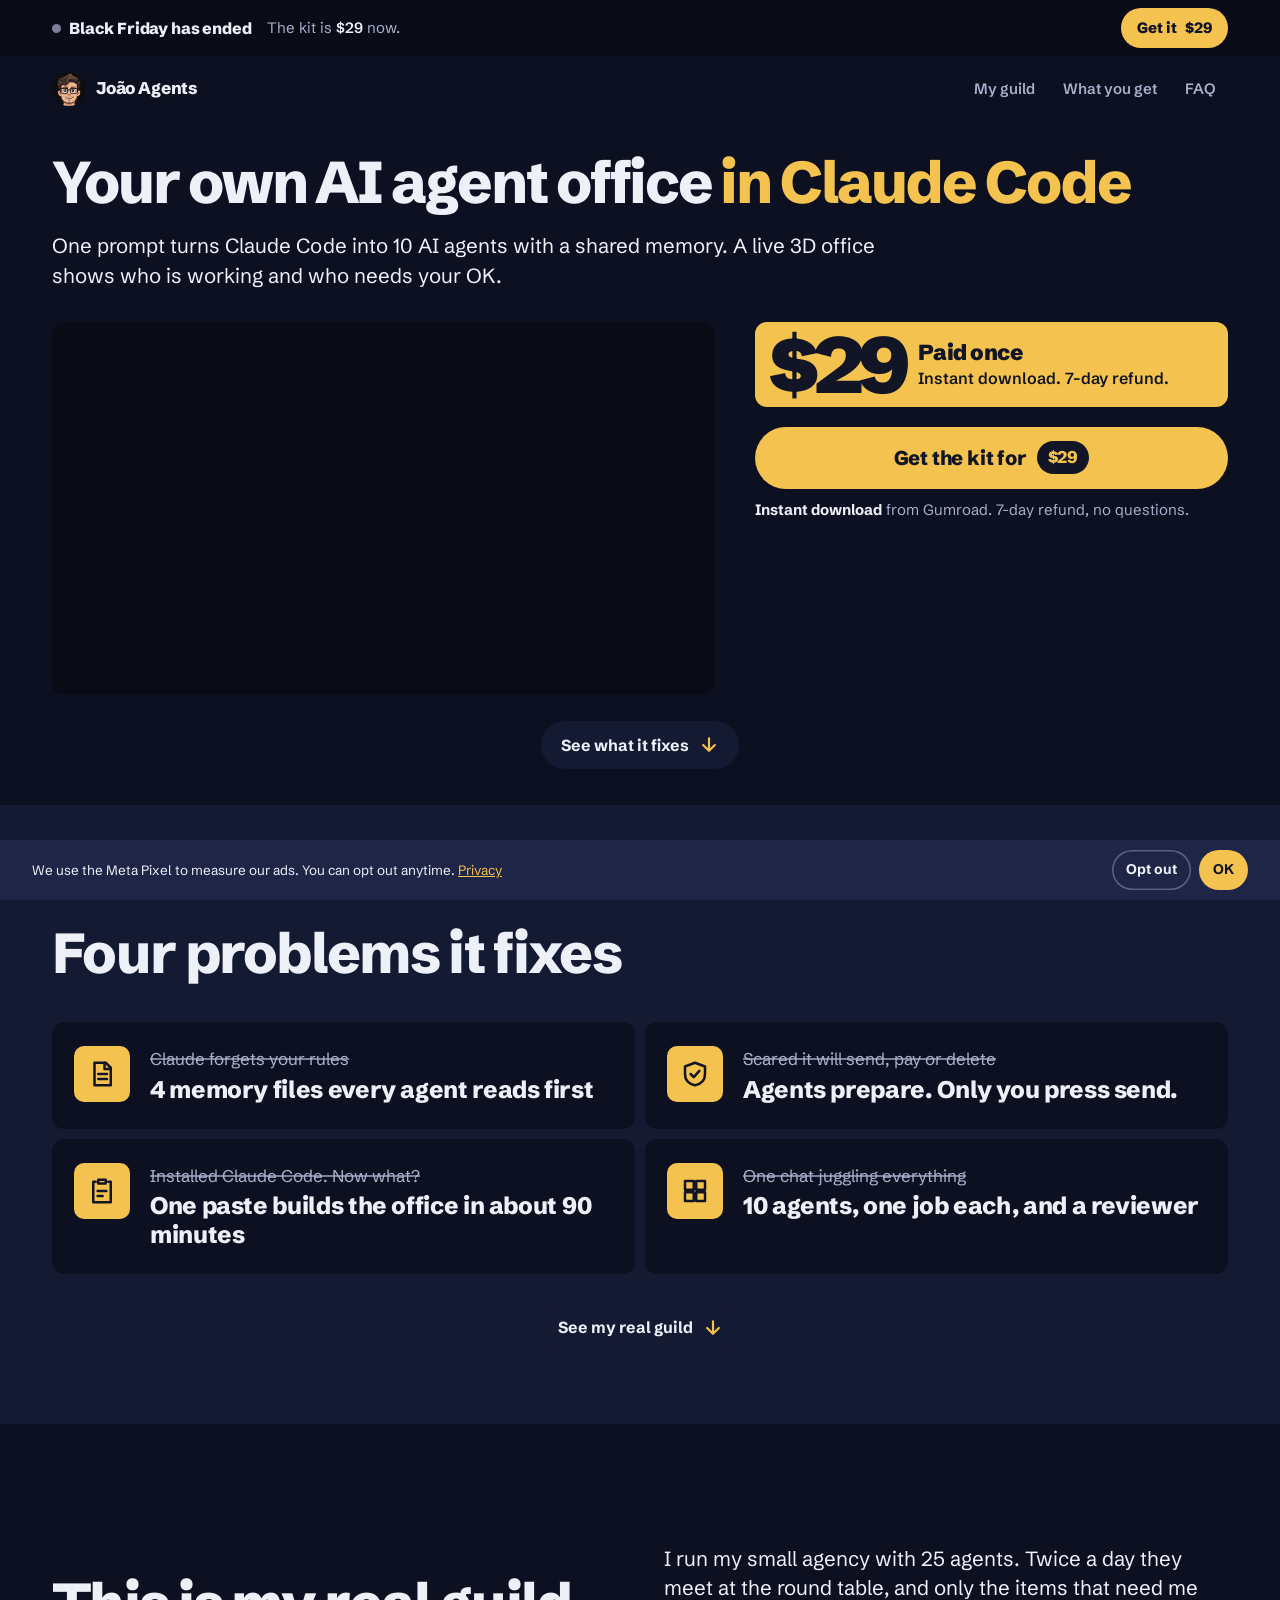
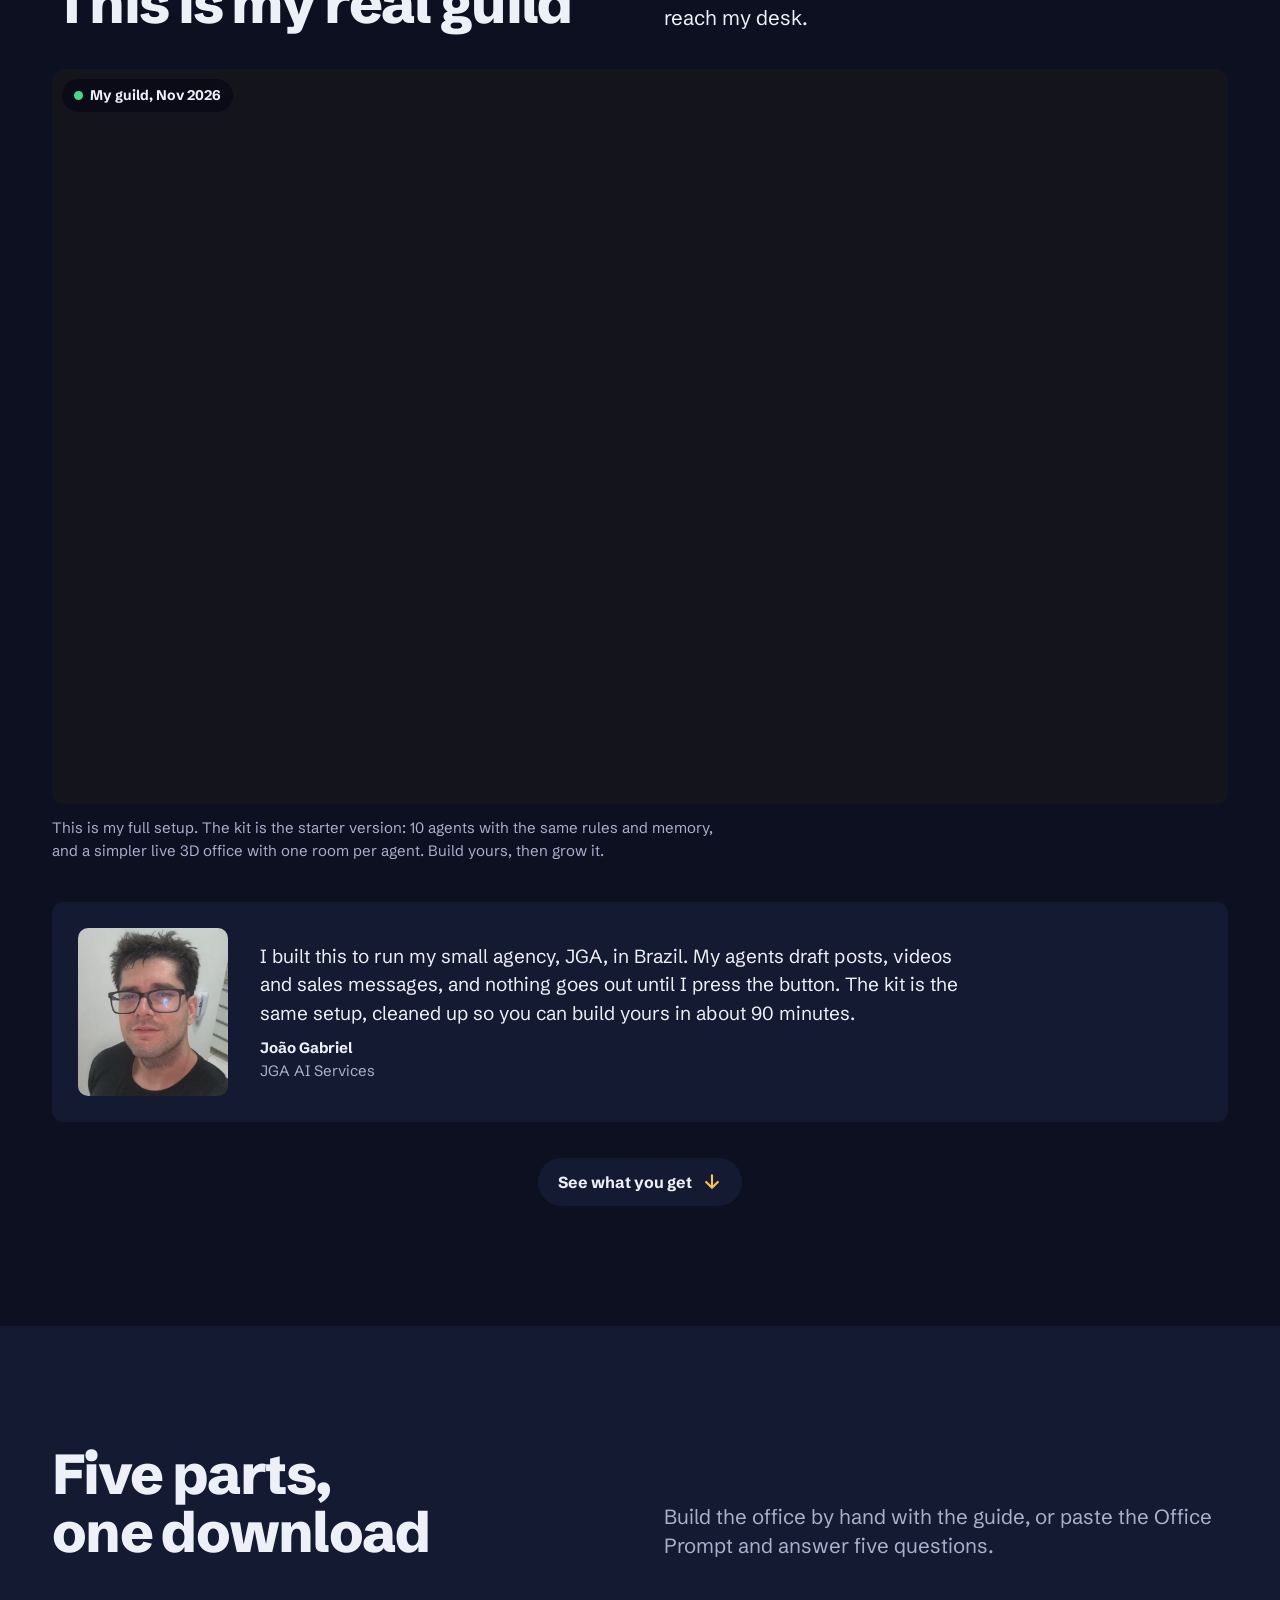
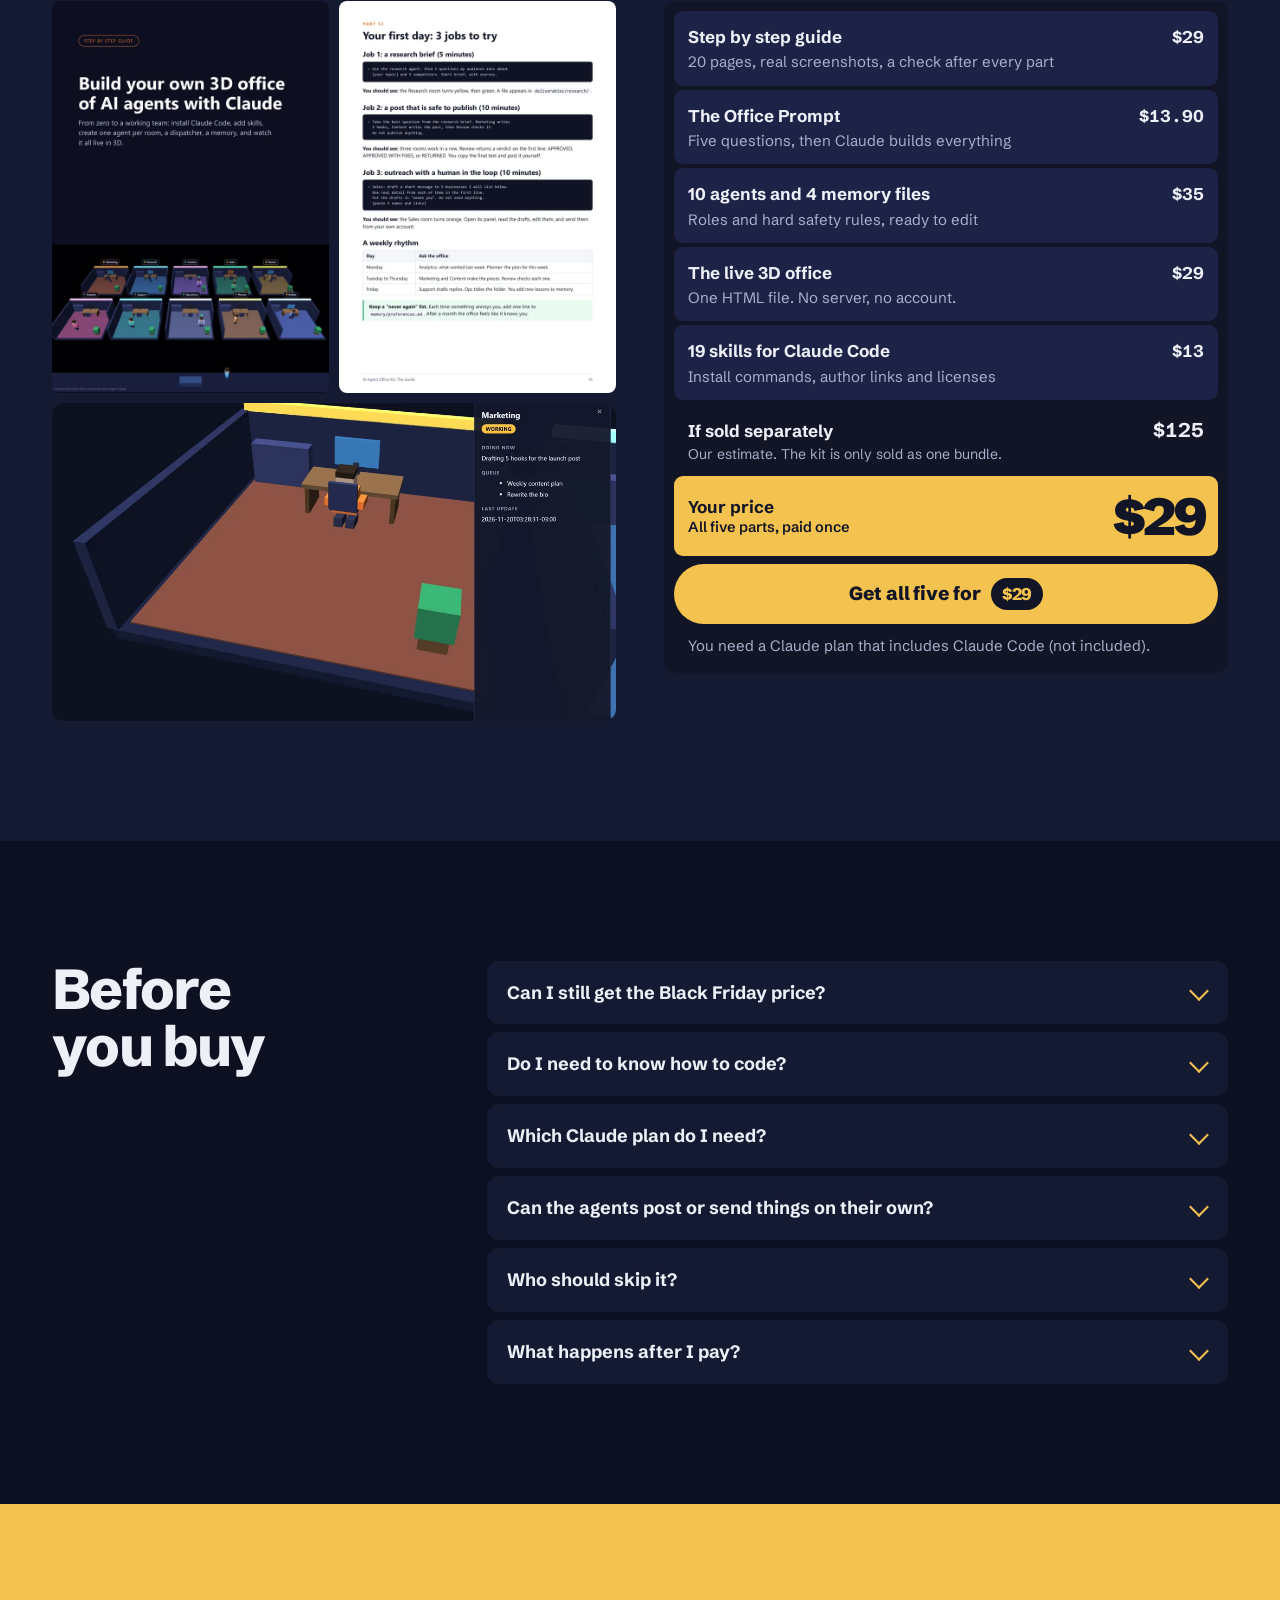
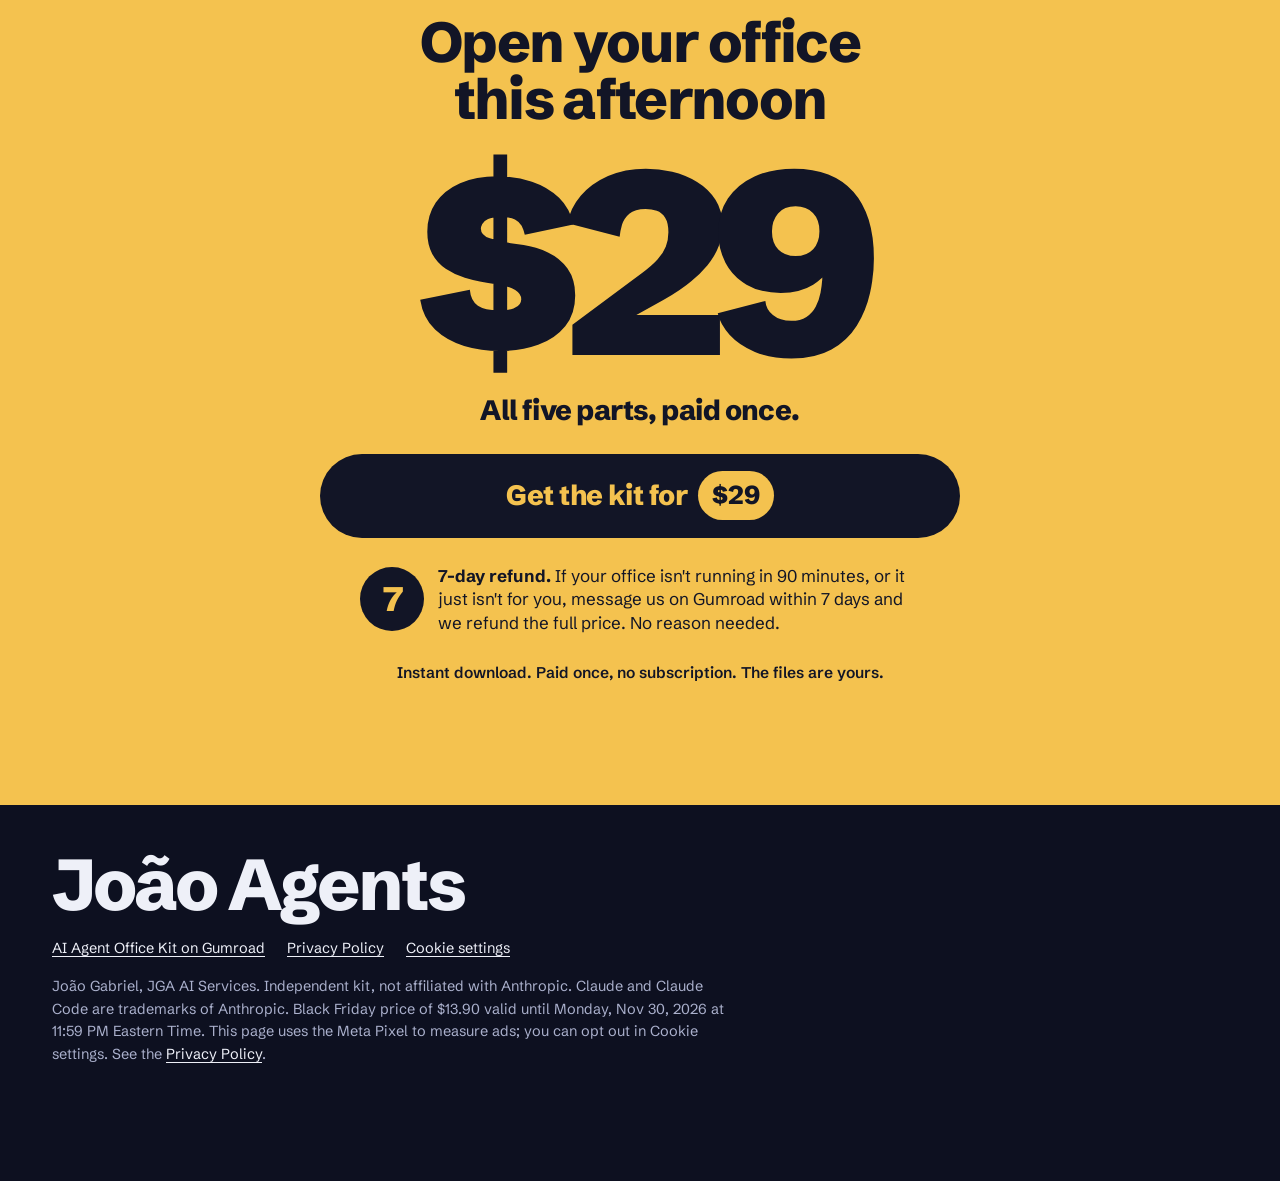
<file: bf/index.html>
<!doctype html>
<html lang="en">
<head>
<meta charset="utf-8">
<meta name="viewport" content="width=device-width, initial-scale=1, viewport-fit=cover">
<title>AI Agent Office Kit: Black Friday, $13.90 until Monday</title>
<meta name="description" content="One prompt turns Claude Code into 10 AI agents with their own jobs, a shared memory and a live 3D office. Black Friday price $13.90 until Monday, Nov 30 at 11:59 PM ET. Then $29.">
<meta name="theme-color" content="#0d1020">
<meta property="og:title" content="AI Agent Office Kit: $13.90 for Black Friday">
<meta property="og:description" content="10 agents, one dispatcher, a shared memory and a live 3D office for Claude Code. $13.90 until Monday, Nov 30, 11:59 PM ET. Then $29.">
<meta property="og:image" content="https://gojira1998.github.io/joaoagents/bf/assets/office-og.jpg">
<meta property="og:url" content="https://gojira1998.github.io/joaoagents/bf/">
<link rel="icon" href="assets/joao.jpg">
<link rel="preconnect" href="https://fonts.googleapis.com"><link rel="preconnect" href="https://fonts.gstatic.com" crossorigin>
<link href="https://fonts.googleapis.com/css2?family=Schibsted+Grotesk:wght@400..900&display=swap" rel="stylesheet">
<script>
/* Black Friday clock. Ends Monday, Nov 30, 2026 at 11:59:59 PM in New York (EST, UTC-5),
   which is 2026-12-01 05:00:00 UTC. From that moment the page shows $29.
   Test the after state with ?preview_now=2026-12-01T06:00:00Z */
(function(){
  var END=Date.UTC(2026,11,1,5,0,0), skew=0;
  try{var q=new URLSearchParams(location.search).get("preview_now");if(q){var t=Date.parse(q);if(!isNaN(t))skew=t-Date.now()}}catch(e){}
  window.BF={END:END,now:function(){return Date.now()+skew},live:function(){return Date.now()+skew<END}};
  var d=document.documentElement;d.classList.add("js");d.setAttribute("data-phase",window.BF.live()?"bf":"after");
})();
window.jgaPixel=function(){
if(window.jgaPixelOn)return;window.jgaPixelOn=1;
!function(f,b,e,v,n,t,s){if(f.fbq)return;n=f.fbq=function(){n.callMethod?n.callMethod.apply(n,arguments):n.queue.push(arguments)};if(!f._fbq)f._fbq=n;n.push=n;n.loaded=!0;n.version='2.0';n.queue=[];t=b.createElement(e);t.async=!0;t.src=v;s=b.getElementsByTagName(e)[0];s.parentNode.insertBefore(t,s)}(window,document,'script','https://connect.facebook.net/en_US/fbevents.js');
fbq('init','1138422325458467');fbq('track','PageView');fbq('track','ViewContent',{content_name:'AI Agent Office Kit',content_type:'product',value:window.BF&&window.BF.live()?13.9:29,currency:'USD'});
};
</script>
<style>
:root{
  --bg:#0d1020; --bg2:#151a33; --bg3:#1d2346; --deep:#121526;
  --ink:#eef0f8; --muted:#aab0cc;
  --gold:#f4c24f; --gold2:#ffd36e;
  --orange:#ff7a2e; --green:#45d98a; --idle:#7a7f96;
  --code:#090b17;
  --r:12px; --gut:16px; --max:1240px; --barh:58px;
  --ease:cubic-bezier(.2,.7,.2,1);
}
*{box-sizing:border-box;margin:0;padding:0}
html{-webkit-text-size-adjust:100%;scroll-behavior:smooth;scroll-padding-top:calc(var(--barh) + 12px)}
body{background:var(--bg);color:var(--ink);font:400 17px/1.55 "Schibsted Grotesk",system-ui,-apple-system,"Segoe UI",Roboto,sans-serif;-webkit-font-smoothing:antialiased;overflow-x:hidden;padding-top:var(--barh)}
img,video{display:block;max-width:100%;height:auto}
a{color:inherit}
button{font:inherit;color:inherit}
.w{width:100%;max-width:var(--max);margin:0 auto;padding:0 var(--gut)}
h1,h2,h3{font-weight:800;letter-spacing:-.03em;text-wrap:balance}
h1{font-size:clamp(34px,5vw,72px);line-height:.98;letter-spacing:-.035em}
h2{font-size:clamp(32px,4.4vw,60px);line-height:1.02}
h3{font-size:clamp(20px,2vw,25px);line-height:1.15;letter-spacing:-.02em}
p{max-width:60ch}
.lead{font-size:clamp(18px,1.6vw,22px);line-height:1.45}
.small{font-size:15px;color:var(--muted)}
section{padding:80px 0}
:focus-visible{outline:3px solid var(--gold);outline-offset:3px;border-radius:4px}
.num{font-variant-numeric:tabular-nums}

/* phase switch: html[data-phase] is set before paint */
html[data-phase="after"] .only-bf{display:none!important}
html:not([data-phase="after"]) .only-after{display:none!important}
/* Black Friday bonus: hidden until João approves it (switch data-bonus to "on") */
[data-bonus="off"]{display:none!important}
#snd{display:none!important} /* 26/11: o video da guilda no topo nao tem som */

/* buttons */
.btn{display:inline-flex;align-items:center;justify-content:center;gap:10px;min-height:60px;padding:0 28px;border-radius:999px;background:var(--gold);color:var(--deep);font-weight:800;font-size:19px;letter-spacing:-.01em;text-decoration:none;border:0;cursor:pointer;transition:transform .2s var(--ease),background .2s}
.btn:hover{background:var(--gold2);transform:translateY(-2px)}
.btn:active{transform:translateY(0) scale(.98)}
.btn .px{display:inline-block;padding:3px 11px;border-radius:999px;background:var(--deep);color:var(--gold);font-size:17px}
.btn.dark{background:var(--deep);color:var(--gold)}
.btn.dark:hover{background:#1f2440}
.btn.dark .px{background:var(--gold);color:var(--deep)}

/* fixed Black Friday bar (unchanged behaviour) */
.bf{position:fixed;top:0;left:0;right:0;z-index:50;height:var(--barh);background:var(--code);display:flex;align-items:center}
.bf .w{display:flex;align-items:center;gap:12px}
.bf .t{flex:1;min-width:0;display:grid;gap:1px;line-height:1.25}
.bf .t b{font-size:15px;font-weight:800;letter-spacing:-.01em;display:flex;align-items:center;gap:8px;white-space:nowrap}
.bf .t b i{width:9px;height:9px;border-radius:50%;background:var(--orange);flex:none;animation:blink 1.2s steps(2,start) infinite}
.bf .t span{font-size:13.5px;color:var(--muted);white-space:nowrap;overflow:hidden;text-overflow:ellipsis}
.bf .t span em{font-style:normal;color:var(--ink);font-weight:600}
.bf .long{display:none}
.bf .go{flex:none;display:inline-flex;align-items:center;gap:8px;min-height:42px;padding:0 16px;border-radius:999px;background:var(--gold);color:var(--deep);font-weight:800;font-size:15px;text-decoration:none;transition:background .2s,transform .2s var(--ease)}
.bf .go:hover{background:var(--gold2)}
.bf .go:active{transform:scale(.97)}
html[data-phase="after"] .bf .t b i{background:var(--idle);animation:none}
@keyframes blink{to{visibility:hidden}}

/* header */
.top{padding:8px 0}
.top .w{display:flex;align-items:center;gap:12px}
.brand{display:flex;align-items:center;gap:10px;text-decoration:none;font-weight:800;font-size:17px;letter-spacing:-.01em}
.brand img{width:34px;height:34px;border-radius:50%}
.top nav{margin-left:auto;display:flex;align-items:center;gap:4px}
.top nav a{text-decoration:none;font-size:15px;font-weight:600;padding:9px 12px;border-radius:999px;color:var(--muted)}
.top nav a:hover{background:var(--bg2);color:var(--ink)}
.top nav a.hide-m{display:none}

/* the Black Friday tape */
.tape{background:var(--gold);color:var(--deep);overflow:hidden;white-space:nowrap;height:42px;display:flex;align-items:center}
.tape .run{display:flex;flex:none;animation:tape 26s linear infinite}
.tape span{flex:none;font-weight:900;font-size:18px;letter-spacing:-.005em;text-transform:uppercase;padding-right:28px;display:inline-flex;align-items:center;gap:28px}
.tape span i{width:9px;height:9px;border-radius:50%;background:var(--deep);flex:none}
@keyframes tape{to{transform:translateX(-50%)}}

/* hero */
.hero{padding:18px 0 28px;background:var(--bg)}
.hero .w{display:grid;gap:18px}
.film{position:relative;margin:0 calc(var(--gut) * -1);background:var(--code);aspect-ratio:16/9;overflow:hidden}
.film video{width:100%;height:100%;object-fit:cover}
.snd{position:absolute;right:10px;top:10px;display:inline-flex;align-items:center;gap:8px;min-height:44px;padding:0 16px 0 12px;border-radius:999px;border:0;background:var(--gold);color:var(--deep);font-weight:800;font-size:15px;cursor:pointer;transition:transform .2s var(--ease),background .2s}
.snd:hover{background:var(--gold2)}
.snd:active{transform:scale(.96)}
.snd svg{width:20px;height:20px;flex:none}
.snd .on{display:none}
.snd[aria-pressed="true"] .on{display:block}
.snd[aria-pressed="true"] .off{display:none}
.hero h1 span{color:var(--gold)}
.tag{display:flex;align-items:center;gap:14px;background:var(--gold);color:var(--deep);border-radius:var(--r);padding:8px 16px 8px 14px}
.tag strong{font-size:clamp(60px,6.2vw,96px);font-weight:900;line-height:.86;letter-spacing:-.06em;font-variant-numeric:tabular-nums;flex:none}
.tag p{font-size:16px;line-height:1.3;font-weight:600}
.tag p b{display:block;font-size:clamp(19px,1.7vw,24px);font-weight:900;letter-spacing:-.02em;line-height:1.1;margin-bottom:3px}
.hero .buy{display:grid;gap:10px}
.hero .buy .btn{width:100%;min-height:62px;font-size:20px}
.hero .note{font-size:15px;color:var(--muted);line-height:1.45}
.hero .note b{color:var(--ink);font-weight:700}
.clock{display:flex;gap:6px;align-items:stretch}
.clock div{flex:1;min-width:0;background:var(--bg3);border-radius:8px;padding:6px 4px 5px;text-align:center}
.clock strong{display:block;font-size:26px;font-weight:800;letter-spacing:-.02em;line-height:1.05;font-variant-numeric:tabular-nums;color:var(--gold)}
.clock small{display:block;font-size:12.5px;color:var(--muted)}
.hero .lead{color:var(--ink)}

/* scroll cue */
.cue{display:flex;justify-content:center;padding:6px 0 0}
.cue a{display:inline-flex;align-items:center;gap:10px;min-height:48px;padding:0 20px;border-radius:999px;background:var(--bg2);color:var(--ink);font-weight:700;font-size:16px;text-decoration:none;transition:background .2s}
.cue a:hover{background:var(--bg3)}
.cue svg{width:20px;height:20px;color:var(--gold);animation:nudge 1.4s var(--ease) infinite}
@keyframes nudge{0%,100%{transform:translateY(-2px)}50%{transform:translateY(5px)}}
.on-gold .cue a{background:var(--deep);color:var(--gold)}

/* problems and fixes */
.prob{background:var(--bg2);padding-bottom:56px}
.prob h2{margin-bottom:28px}
.fixes{list-style:none;display:grid;gap:10px}
.fixes li{display:grid;grid-template-columns:48px 1fr;gap:16px;align-items:start;padding:18px 18px 18px 16px;border-radius:var(--r);background:var(--bg)}
.fixes .ic{width:48px;height:48px;border-radius:10px;background:var(--gold);color:var(--deep);display:grid;place-items:center}
.fixes .ic svg{width:26px;height:26px}
.fixes s{display:block;color:var(--muted);font-size:16px;text-decoration-color:rgba(170,176,204,.7);text-decoration-thickness:1.5px}
.fixes b{display:block;font-size:clamp(20px,1.9vw,24px);font-weight:800;line-height:1.2;letter-spacing:-.015em;margin-top:3px}
.prob .cue{padding-top:30px}

/* real office */
.real h2{max-width:16ch}
.real .lead{margin-top:14px}
.real .head{display:grid;gap:4px;margin-bottom:26px}
.screen{position:relative;margin:0 calc(var(--gut) * -1);overflow:hidden;background:#14151c;aspect-ratio:1120/700}
.screen video{width:100%;height:100%;object-fit:cover}
.screen .live{position:absolute;left:10px;top:10px;display:inline-flex;align-items:center;gap:7px;padding:6px 12px;border-radius:999px;background:rgba(9,11,23,.9);font-size:14px;font-weight:700}
.screen .live i{width:9px;height:9px;border-radius:50%;background:var(--green);animation:blink 1.6s steps(2,start) infinite}
.cap{margin-top:12px;font-size:15px;color:var(--muted);max-width:75ch}
.key{list-style:none;display:flex;flex-wrap:wrap;gap:8px 18px;margin-top:12px;font-size:15px}
.key li{display:inline-flex;align-items:center;gap:8px}
.key i{width:12px;height:12px;border-radius:3px;background:var(--c)}
.me{margin-top:40px;display:grid;grid-template-columns:84px 1fr;grid-template-areas:"i s" "p p";gap:16px 16px;align-items:center;background:var(--bg2);border-radius:var(--r);padding:18px}
.me img{grid-area:i;width:84px;height:94px;object-fit:cover;border-radius:10px}
.me .say{grid-area:p}
.me .sig{grid-area:s}
.me p{font-size:17px;line-height:1.5}
.me .sig{font-size:15px;color:var(--muted)}
.me .sig b{color:var(--ink)}
.real .cue{padding-top:36px}

/* what you get + price */
.kit{background:var(--bg2)}
.kit .w{display:grid;gap:28px}
.kit .stack{order:2}.kit .pics{order:3}.kit .hd{order:1}
.kit .lead{margin-top:14px;color:var(--muted)}
.pics{display:grid;grid-template-columns:1fr 1fr;gap:10px}
.pics img{border-radius:8px;background:#fff}
.pics .wide{grid-column:1/-1;border-radius:var(--r);overflow:hidden;background:var(--code);aspect-ratio:1100/619}
.pics .wide img{width:100%;height:100%;object-fit:cover;border-radius:0}
.stack{background:var(--deep);border-radius:var(--r);padding:8px}
.stack ul{list-style:none;display:grid;gap:4px}
.stack li{display:grid;grid-template-columns:1fr auto;gap:2px 16px;padding:13px 14px;border-radius:9px;background:var(--bg3)}
.stack li b{font-size:17px;font-weight:700}
.stack li span{grid-column:1;font-size:15px;color:var(--muted);line-height:1.35}
.stack li em{grid-row:1;grid-column:2;font-style:normal;font-weight:700;font-size:17px;font-variant-numeric:tabular-nums}
.stack .total{display:flex;justify-content:space-between;align-items:baseline;gap:12px;padding:14px 14px 10px;font-size:17px;font-weight:700}
.stack .total em{font-style:normal;font-variant-numeric:tabular-nums;font-size:20px}
.stack .total small{display:block;font-weight:400;font-size:14px;color:var(--muted)}
.stack .now{display:flex;justify-content:space-between;align-items:center;gap:12px;padding:14px;border-radius:9px;background:var(--gold);color:var(--deep)}
.stack .now b{font-size:17px;line-height:1.25}
.stack .now b small{display:block;font-weight:600;font-size:14.5px}
.stack .now strong{font-size:52px;font-weight:900;letter-spacing:-.05em;line-height:1;font-variant-numeric:tabular-nums}
.stack .btn{width:100%;margin-top:8px}
.stack .then{padding:10px 14px 6px;font-size:15px;color:var(--muted)}
.stack .then b{color:var(--ink)}

/* Black Friday bonus (hidden by default) */
.bonus{background:var(--bg);padding:56px 0}
.bonus .box{display:grid;gap:18px;border-radius:var(--r);background:var(--bg3);padding:22px}
.bonus h2{font-size:clamp(28px,3.4vw,44px)}
.bonus .ph{aspect-ratio:16/9;border-radius:10px;background:var(--code);display:grid;place-items:center;color:var(--muted);font-size:15px;text-align:center;padding:16px}

/* faq */
.faq .w{display:grid;gap:26px}
.qs{display:grid;gap:8px}
details{border-radius:var(--r);background:var(--bg2)}
summary{list-style:none;cursor:pointer;padding:18px 56px 18px 20px;font-weight:700;font-size:18px;position:relative}
summary::-webkit-details-marker{display:none}
summary::after{content:"";position:absolute;right:22px;top:50%;width:12px;height:12px;margin-top:-8px;border-right:2.5px solid var(--gold);border-bottom:2.5px solid var(--gold);transform:rotate(45deg);transition:transform .25s var(--ease)}
details[open] summary::after{transform:rotate(225deg);margin-top:-2px}
details>div{padding:0 20px 20px;font-size:17px}
details a{color:var(--gold)}

/* final close: the loudest block on the page */
.close{background:var(--gold);color:var(--deep);padding:72px 0 76px}
.close .w{display:grid;gap:22px;justify-items:center;text-align:center}
.close h2{max-width:15ch}
.close .big{font-size:clamp(120px,22vw,260px);font-weight:900;letter-spacing:-.06em;line-height:.82;font-variant-numeric:tabular-nums}
.close .save{font-size:clamp(20px,2.2vw,28px);font-weight:800;letter-spacing:-.02em;line-height:1.2}
.close .clock{width:100%;max-width:560px}
.close .clock div{background:var(--deep)}
.close .clock strong{font-size:clamp(30px,4vw,44px)}
.close .btn{width:100%;max-width:640px;min-height:84px;font-size:clamp(22px,2.4vw,28px);padding:0 24px}
.close .btn .px{font-size:clamp(20px,2.2vw,26px);padding:4px 14px}
.close .refund{display:flex;align-items:center;gap:14px;text-align:left;max-width:560px}
.close .refund strong{flex:none;display:grid;place-items:center;width:64px;height:64px;border-radius:50%;background:var(--deep);color:var(--gold);font-size:34px;font-weight:900;letter-spacing:-.04em}
.close .refund p{font-size:17px;line-height:1.4}
.close .facts{font-size:15.5px;font-weight:600}

footer{background:var(--bg);padding:44px 0 56px;font-size:14.5px;color:var(--muted)}
footer .w{display:grid;gap:16px}
footer .name{font-size:clamp(34px,7vw,72px);font-weight:800;letter-spacing:-.04em;color:var(--ink);line-height:1}
footer .fine{max-width:75ch}
footer .links{display:flex;flex-wrap:wrap;gap:10px 22px}
footer a,.linkbtn{color:var(--ink);text-underline-offset:3px}
.linkbtn{background:none;border:0;padding:0;font:inherit;text-decoration:underline;cursor:pointer}

/* cookie notice (unchanged) */
.ck{position:fixed;left:0;right:0;bottom:0;z-index:60;background:#1f2547;padding:10px var(--gut) calc(10px + env(safe-area-inset-bottom));display:flex;align-items:center;gap:12px}
.ck[hidden]{display:none}
.ck p{flex:1;min-width:0;font-size:13.5px;line-height:1.35;max-width:none}
.ck a{color:var(--gold)}
.ck .bs{display:flex;gap:8px;flex:none}
.ck button{min-height:40px;padding:0 14px;border-radius:999px;border:0;font-weight:700;font-size:14px;cursor:pointer}
.ck #ck-no{background:transparent;color:var(--ink);box-shadow:inset 0 0 0 1.5px #59608a} /* taste-skill-ignore: inset ring as button outline */
.ck #ck-ok{background:var(--gold);color:var(--deep)}
body.ck-on{padding-bottom:var(--ckh,64px)}

/* entrances: content stays visible if script fails */
.js .rv{opacity:0;transform:translateY(22px);transition:opacity .6s var(--ease),transform .6s var(--ease);transition-delay:var(--d,0ms)}
.js .rv.v{opacity:1;transform:none}

@media (max-width:374px){.bf .t span{font-size:12.5px}.bf .go{padding:0 12px}.clock strong{font-size:22px}.tag strong{font-size:52px}}
@media (min-width:600px){
  .fixes{grid-template-columns:1fr 1fr}
  .film,.screen{margin:0;border-radius:var(--r)}
}
@media (min-width:760px){
  :root{--gut:32px;--barh:56px}
  body{font-size:18px}
  section{padding:120px 0}
  .bf .long{display:inline}
  .bf .short{display:none}
  .bf .t{display:flex;align-items:center;gap:16px}
  .bf .t b{font-size:16px}
  .bf .t span{font-size:15px}
  .bf .go{min-height:40px;font-size:15px}
  .top{padding:12px 0}
  .top nav a.hide-m{display:block}
  .tape{height:52px}
  .tape span{font-size:22px}
  .hero{padding:32px 0 36px}
  .hero .w{grid-template-columns:minmax(0,7fr) minmax(0,5fr);grid-template-areas:"h h" "l l" "f t" "f b" "f c" "f .";grid-template-rows:auto auto auto auto auto 1fr;column-gap:40px;row-gap:16px;align-items:start}
  .hero h1{grid-area:h;font-size:clamp(44px,4.6vw,68px);max-width:none}
  .hero .lead{grid-area:l;max-width:64ch;margin-bottom:12px}
  .hero .tag{grid-area:t}
  .hero .buy{grid-area:b}
  .hero .clock{grid-area:c}
  .hero .film{grid-area:f;align-self:start}
  .hero .cue{grid-column:1/-1}
  .prob{padding-bottom:72px}
  .prob h2{margin-bottom:40px}
  .fixes li{padding:24px 24px 24px 22px;grid-template-columns:56px 1fr;gap:20px}
  .fixes .ic{width:56px;height:56px}
  .fixes .ic svg{width:30px;height:30px}
  .fixes s{font-size:17px}
  .real .head{grid-template-columns:minmax(0,6fr) minmax(0,6fr);gap:48px;align-items:end;margin-bottom:36px}
  .real .lead{margin-top:0}
  .me{grid-template-columns:150px minmax(0,1fr);grid-template-areas:"i p" "i s";gap:10px 32px;padding:26px;align-items:end}
  .me .sig{align-self:start}
  .me img{width:150px;height:168px}
  .me p{font-size:19px}
  .kit .w{grid-template-columns:minmax(0,6fr) minmax(0,6fr);grid-template-areas:"hd hd" "pc st";column-gap:48px;row-gap:40px;align-items:start}
  .kit .hd{grid-area:hd;display:grid;grid-template-columns:minmax(0,6fr) minmax(0,6fr);gap:48px;align-items:end}
  .kit .hd .lead{margin-top:0}
  .kit .pics{grid-area:pc}
  .kit .stack{grid-area:st;padding:10px}
  .bonus .box{grid-template-columns:minmax(0,6fr) minmax(0,6fr);gap:36px;padding:36px;align-items:center}
  .faq .w{grid-template-columns:minmax(0,4fr) minmax(0,8fr);gap:64px;align-items:start}
  .close{padding:110px 0 120px}
  .close .w{gap:26px}
}
@media (min-width:760px) and (max-width:999px){
  .hero .w{grid-template-columns:minmax(0,1fr);grid-template-areas:"f" "h" "l" "t" "b" "c";grid-template-rows:auto}
  .hero .lead{margin-bottom:0}
}
@media (min-width:1100px){
  .hero .w{row-gap:20px}
}
@media (prefers-reduced-motion:reduce){
  html{scroll-behavior:auto}
  .js .rv{opacity:1;transform:none;transition:none}
  .bf .t b i,.screen .live i,.cue svg{animation:none}
  .tape .run{animation:none}
  .btn,.bf .go,.snd{transition:none}
}
</style>
</head>
<body>
<div class="bf" id="bf" role="region" aria-label="Black Friday offer"><div class="w">
  <div class="t only-bf">
    <b><i></i>Black Friday: $13.90 <span class="long" style="color:var(--muted);font-weight:500">until Monday, Nov 30, 11:59 PM ET. Then $29.</span></b>
    <span><span class="short">Then $29. Ends in </span><span class="long">Ends in </span><em class="num" data-cd="bar">4d 12h 00m 00s</em></span>
  </div>
  <div class="t only-after">
    <b><i></i>Black Friday has ended</b>
    <span>The kit is <em>$29</em> now.</span>
  </div>
  <a class="go" href="https://lendasgringo.gumroad.com/l/myeirv?wanted=true" target="_blank" rel="noopener" data-buy="bar">Get it <span data-price>$13.90</span></a>
</div></div>

<header class="top"><div class="w">
  <a class="brand" href="#top"><img src="assets/joao.jpg" alt="" width="34" height="34">João Agents</a>
  <nav aria-label="Main">
    <a class="hide-m" href="#office">My guild</a>
    <a class="hide-m" href="#buy">What you get</a>
    <a href="#faq">FAQ</a>
  </nav>
</div></header>

<div class="tape only-bf" aria-label="Black Friday: $13.90 until Monday, Nov 30 at 11:59 PM ET. $29 from Tuesday."><div class="run" aria-hidden="true">
  <span>Black Friday<i></i>$13.90 until Monday<i></i>$29 from Tuesday<i></i>Save $15<i></i></span><span>Black Friday<i></i>$13.90 until Monday<i></i>$29 from Tuesday<i></i>Save $15<i></i></span><span>Black Friday<i></i>$13.90 until Monday<i></i>$29 from Tuesday<i></i>Save $15<i></i></span><span>Black Friday<i></i>$13.90 until Monday<i></i>$29 from Tuesday<i></i>Save $15<i></i></span>
  <span>Black Friday<i></i>$13.90 until Monday<i></i>$29 from Tuesday<i></i>Save $15<i></i></span><span>Black Friday<i></i>$13.90 until Monday<i></i>$29 from Tuesday<i></i>Save $15<i></i></span><span>Black Friday<i></i>$13.90 until Monday<i></i>$29 from Tuesday<i></i>Save $15<i></i></span><span>Black Friday<i></i>$13.90 until Monday<i></i>$29 from Tuesday<i></i>Save $15<i></i></span>
</div></div>

<main id="top">
<section class="hero" aria-labelledby="h1"><div class="w">
  <figure class="film">
    <video id="hero-video" autoplay muted loop playsinline preload="auto" aria-label="My agent guild: 25 AI agents as pixel heroes in a 3D hall, gathering one by one">
      <source src="assets/guild-hero-960.mp4" type="video/mp4">
    </video>
        <button class="snd" type="button" aria-pressed="false" id="snd"><svg class="off" viewBox="0 0 24 24" fill="none" stroke="currentColor" stroke-width="2.2" stroke-linecap="round" stroke-linejoin="round" aria-hidden="true"><path d="M4 9h4l5-4v14l-5-4H4z"/><path d="M17 9l4 6M21 9l-4 6"/></svg><svg class="on" viewBox="0 0 24 24" fill="none" stroke="currentColor" stroke-width="2.2" stroke-linecap="round" stroke-linejoin="round" aria-hidden="true"><path d="M4 9h4l5-4v14l-5-4H4z"/><path d="M16.5 8.5a5 5 0 0 1 0 7M19 6a8.5 8.5 0 0 1 0 12"/></svg><span>Sound on</span></button>
  </figure>

  <h1 id="h1">Your own AI agent office <span class="only-bf">for Black Friday</span><span class="only-after">in Claude Code</span></h1>

  <div class="tag">
    <strong data-price>$13.90</strong>
    <p class="only-bf"><b>Save $15 before Tuesday</b>Then $29 from Dec 1.</p>
    <p class="only-after"><b>Paid once</b>Instant download. 7-day refund.</p>
  </div>

  <div class="buy">
    <a class="btn" href="https://lendasgringo.gumroad.com/l/myeirv?wanted=true" target="_blank" rel="noopener" data-buy="hero" id="hero-buy">Get the kit for <span class="px" data-price>$13.90</span></a>
    <p class="note"><b>Instant download</b> from Gumroad. 7-day refund, no questions.</p>
  </div>

  <div class="clock only-bf" aria-label="Time left at $13.90" data-clock>
    <div><strong data-u="d">4</strong><small>days</small></div>
    <div><strong data-u="h">12</strong><small>hours</small></div>
    <div><strong data-u="m">00</strong><small>min</small></div>
    <div><strong data-u="s">00</strong><small>sec</small></div>
  </div>

  <p class="lead">One prompt turns Claude Code into 10 AI agents with a shared memory. A live 3D office shows who is working and who needs your OK.</p>

  <div class="cue"><a href="#fixes"><span>See what it fixes</span><svg viewBox="0 0 24 24" fill="none" stroke="currentColor" stroke-width="2.6" stroke-linecap="round" stroke-linejoin="round" aria-hidden="true"><path d="M12 4v15M5 12l7 7 7-7"/></svg></a></div>
</div></section>

<section class="prob" id="fixes" aria-labelledby="h-prob"><div class="w">
  <h2 id="h-prob" class="rv">Four problems it fixes</h2>
  <ul class="fixes">
    <li class="rv"><span class="ic"><svg viewBox="0 0 24 24" fill="none" stroke="currentColor" stroke-width="2" stroke-linecap="round" stroke-linejoin="round" aria-hidden="true"><path d="M6 3h9l4 4v14H6z"/><path d="M14 3v5h5M9 12h7M9 16h7"/></svg></span><p><s>Claude forgets your rules</s><b>4 memory files every agent reads first</b></p></li>
    <li class="rv" style="--d:70ms"><span class="ic"><svg viewBox="0 0 24 24" fill="none" stroke="currentColor" stroke-width="2" stroke-linecap="round" stroke-linejoin="round" aria-hidden="true"><path d="M12 3l8 3v6c0 5-3.5 8-8 9-4.5-1-8-4-8-9V6z"/><path d="M8.5 12l2.5 2.5 4.5-5"/></svg></span><p><s>Scared it will send, pay or delete</s><b>Agents prepare. Only you press send.</b></p></li>
    <li class="rv" style="--d:140ms"><span class="ic"><svg viewBox="0 0 24 24" fill="none" stroke="currentColor" stroke-width="2" stroke-linecap="round" stroke-linejoin="round" aria-hidden="true"><path d="M9 3h6v3H9z"/><path d="M7 4.5H5V21h14V4.5h-2M8.5 12h7M8.5 16h4"/></svg></span><p><s>Installed Claude Code. Now what?</s><b>One paste builds the office in about 90 minutes</b></p></li>
    <li class="rv" style="--d:210ms"><span class="ic"><svg viewBox="0 0 24 24" fill="none" stroke="currentColor" stroke-width="2" stroke-linecap="round" stroke-linejoin="round" aria-hidden="true"><path d="M4 4h7v7H4zM13 4h7v7h-7zM4 13h7v7H4zM13 13h7v7h-7z"/></svg></span><p><s>One chat juggling everything</s><b>10 agents, one job each, and a reviewer</b></p></li>
  </ul>
  <div class="cue"><a href="#office"><span>See my real guild</span><svg viewBox="0 0 24 24" fill="none" stroke="currentColor" stroke-width="2.6" stroke-linecap="round" stroke-linejoin="round" aria-hidden="true"><path d="M12 4v15M5 12l7 7 7-7"/></svg></a></div>
</div></section>

<section class="real" id="office" aria-labelledby="h-real"><div class="w">
  <div class="head">
    <h2 id="h-real" class="rv">This is my real guild</h2>
    <p class="lead rv" style="--d:70ms">I run my small agency with 25 agents. Twice a day they meet at the round table, and only the items that need me reach my desk.</p>
  </div>
  <figure class="rv" style="--d:120ms">
    <div class="screen">
      <video muted loop playsinline preload="none" aria-label="The council of João's agents at the round table, and an agent card that says one item needs João" data-lazy="assets/guild-council-960.mp4"></video>
      <span class="live"><i></i>My guild, Nov 2026</span>
    </div>
    <figcaption class="cap">This is my full setup. The kit is the starter version: 10 agents with the same rules and memory, and a simpler live 3D office with one room per agent. Build yours, then grow it.</figcaption>
  </figure>

  <div class="me rv">
    <img src="assets/joao-real.webp" width="480" height="540" loading="lazy" alt="João Gabriel, who made the kit">
    <p class="say">I built this to run my small agency, JGA, in Brazil. My agents draft posts, videos and sales messages, and nothing goes out until I press the button. The kit is the same setup, cleaned up so you can build yours in about 90 minutes.</p>
    <p class="sig"><b>João Gabriel</b><br>JGA AI Services</p>
  </div>
  <div class="cue"><a href="#buy"><span>See what you get</span><svg viewBox="0 0 24 24" fill="none" stroke="currentColor" stroke-width="2.6" stroke-linecap="round" stroke-linejoin="round" aria-hidden="true"><path d="M12 4v15M5 12l7 7 7-7"/></svg></a></div>
</div></section>

<section class="kit" id="buy" aria-labelledby="h-kit"><div class="w">
  <div class="hd">
    <h2 id="h-kit" class="rv">Five parts, one download</h2>
    <p class="lead rv" style="--d:70ms">Build the office by hand with the guide, or paste the Office Prompt and answer five questions.</p>
  </div>
  <div class="pics rv">
    <img src="assets/guide-01.webp" width="640" height="906" loading="lazy" alt="Cover of the guide: Build your own 3D office of AI agents with Claude">
    <img src="assets/guide-16.webp" width="640" height="906" loading="lazy" alt="Guide page: Your first day, 3 jobs to try">
    <div class="wide"><img src="assets/marketing-1100.webp" width="1100" height="619" loading="lazy" alt="The 3D office from the kit with the Marketing room panel open: drafting 5 hooks for the launch post"></div>
  </div>
  <div class="stack rv" style="--d:90ms">
    <ul>
      <li><b>Step by step guide</b><em>$29</em><span>20 pages, real screenshots, a check after every part</span></li>
      <li><b>The Office Prompt</b><em>$13.90</em><span>Five questions, then Claude builds everything</span></li>
      <li><b>10 agents and 4 memory files</b><em>$35</em><span>Roles and hard safety rules, ready to edit</span></li>
      <li><b>The live 3D office</b><em>$29</em><span>One HTML file. No server, no account.</span></li>
      <li><b>19 skills for Claude Code</b><em>$13</em><span>Install commands, author links and licenses</span></li>
    </ul>
    <div class="total"><span>If sold separately<small>Our estimate. The kit is only sold as one bundle.</small></span><em>$125</em></div>
    <div class="now"><b><span class="only-bf">Black Friday price</span><span class="only-after">Your price</span><small>All five parts, paid once</small></b><strong data-price>$13.90</strong></div>
    <a class="btn" href="https://lendasgringo.gumroad.com/l/myeirv?wanted=true" target="_blank" rel="noopener" data-buy="price" id="price-buy">Get all five for <span class="px" data-price>$13.90</span></a>
    <p class="then only-bf"><b>$29 from Tuesday, Dec 1.</b> Save $15 before then.</p>
    <p class="then only-after">You need a Claude plan that includes Claude Code (not included).</p>
  </div>
</div></section>

<!-- BLACK FRIDAY BONUS: hidden. To turn on, change data-bonus="off" to data-bonus="on" after João approves and the pack exists in the Gumroad ZIP. See LEIA-ME.md -->
<section class="bonus only-bf" data-bonus="on" aria-labelledby="h-bonus"><div class="w">
  <div class="box">
    <div>
      <h2 id="h-bonus">Black Friday bonus (until Monday)</h2>
      <p class="lead" style="margin-top:12px">Buy before Tuesday and you also get the <b>Pixel Sprite Prompt Pack</b> ($9 on its own): 22 copy and paste prompts to make pixel art characters with any image AI, a 12 page guide, a script that cuts the background in one command, and example images.</p>
      <p class="small" style="margin-top:10px">Delivered as a second file on the same Gumroad download page.</p>
    </div>
    <img src="assets/bonus-sprite-pack-960.webp" width="960" height="540" loading="lazy" alt="Pixel Sprite Prompt Pack cover" style="border-radius:12px;width:100%;height:auto">
  </div>
</div></section>

<section class="faq" id="faq" aria-labelledby="h-faq"><div class="w">
  <h2 id="h-faq" class="rv">Before you buy</h2>
  <div class="qs rv" style="--d:90ms">
    <details class="only-bf" open><summary>Will the price really go up on Tuesday?</summary><div><p>Yes. $13.90 ends Monday, Nov 30 at 11:59 PM ET. On Tuesday, Dec 1, the kit is $29.</p></div></details>
    <details class="only-after"><summary>Can I still get the Black Friday price?</summary><div><p>No. It ended Monday, Nov 30 at 11:59 PM ET. The kit is $29 now.</p></div></details>
    <details><summary>Do I need to know how to code?</summary><div><p>No. If you can copy and paste into a terminal, you can build it. The Office Prompt does the setup.</p></div></details>
    <details><summary>Which Claude plan do I need?</summary><div><p>Any Claude account that includes Claude Code. Claude is not part of the kit. You also need Python 3 (free) and a browser, on Windows, Mac or Linux.</p></div></details>
    <details><summary>Can the agents post or send things on their own?</summary><div><p>No, on purpose. They prepare the work and ask you. You publish, send or pay yourself.</p></div></details>
    <details><summary>Who should skip it?</summary><div><p>Skip it if you don't have Claude Code and don't plan to get it, if you want a hosted app, or if you want a promise of income. We don't make one.</p></div></details>
    <details><summary>What happens after I pay?</summary><div><p>Gumroad shows the download right away and emails you the link: one ZIP with the guide, the prompt, the agents, the office and the skills list. The skills list links to each author instead of reselling their work.</p></div></details>
  </div>
</div></section>

<section class="close on-gold" id="get" aria-labelledby="h-close"><div class="w">
  <h2 id="h-close" class="rv"><span class="only-bf">Black Friday ends Monday night</span><span class="only-after">Open your office this afternoon</span></h2>
  <div class="big rv" data-price>$13.90</div>
  <p class="save only-bf rv">$29 from Tuesday. Save $15 now.</p>
  <p class="save only-after rv">All five parts, paid once.</p>
  <div class="clock only-bf rv" aria-label="Time left at $13.90" data-clock>
    <div><strong data-u="d">4</strong><small>days</small></div>
    <div><strong data-u="h">12</strong><small>hours</small></div>
    <div><strong data-u="m">00</strong><small>min</small></div>
    <div><strong data-u="s">00</strong><small>sec</small></div>
  </div>
  <a class="btn dark rv" href="https://lendasgringo.gumroad.com/l/myeirv?wanted=true" target="_blank" rel="noopener" data-buy="final" id="final-buy">Get the kit for <span class="px" data-price>$13.90</span></a>
  <div class="refund rv"><strong aria-hidden="true">7</strong><p><b>7-day refund.</b> If your office isn't running in 90 minutes, or it just isn't for you, message us on Gumroad within 7 days and we refund the full price. No reason needed.</p></div>
  <p class="facts rv">Instant download. Paid once, no subscription. The files are yours.</p>
</div></section>
</main>

<footer><div class="w">
  <span class="name">João Agents</span>
  <div class="links"><a href="https://lendasgringo.gumroad.com/l/myeirv" target="_blank" rel="noopener" data-buy="footer">AI Agent Office Kit on Gumroad</a><a href="../en/privacy/">Privacy Policy</a><button type="button" class="linkbtn" id="ck-set">Cookie settings</button></div>
  <span class="fine">João Gabriel, JGA AI Services. Independent kit, not affiliated with Anthropic. Claude and Claude Code are trademarks of Anthropic. Black Friday price of $13.90 valid until Monday, Nov 30, 2026 at 11:59 PM Eastern Time. This page uses the Meta Pixel to measure ads; you can opt out in Cookie settings. See the <a href="../en/privacy/">Privacy Policy</a>.</span>
</div></footer>

<script>
(function(){
  var calm=matchMedia("(prefers-reduced-motion: reduce)").matches;
  var root=document.documentElement;

  /* ---------- Black Friday clock and price ---------- */
  function pad(n){return (n<10?"0":"")+n}
  function setPhase(){
    var live=BF.live();
    root.setAttribute("data-phase",live?"bf":"after");
    var price=live?"$13.90":"$29";
    [].forEach.call(document.querySelectorAll("[data-price]"),function(el){if(el.textContent!==price)el.textContent=price});
    if(live)document.title="AI Agent Office Kit: Black Friday, $13.90 until Monday";
    else document.title="AI Agent Office Kit: your own team of AI agents, $29";
    return live;
  }
  function tick(){
    var live=setPhase();
    if(!live)return false;
    var left=Math.max(0,BF.END-BF.now()), s=Math.floor(left/1000);
    var d=Math.floor(s/86400), h=Math.floor(s%86400/3600), m=Math.floor(s%3600/60), x=s%60;
    var bar=(d?d+"d ":"")+pad(h)+"h "+pad(m)+"m "+pad(x)+"s";
    [].forEach.call(document.querySelectorAll('[data-cd="bar"]'),function(el){el.textContent=bar});
    [].forEach.call(document.querySelectorAll("[data-clock]"),function(c){
      c.querySelector('[data-u="d"]').textContent=d;c.querySelector('[data-u="h"]').textContent=pad(h);
      c.querySelector('[data-u="m"]').textContent=pad(m);c.querySelector('[data-u="s"]').textContent=pad(x);
    });
    return true;
  }
  if(tick()){var iv=setInterval(function(){if(!tick()){clearInterval(iv);swapAfter()}},1000)}
  /* if the deadline passes while the page is open, switch the hero video to the cut without the $13.90 card */
  function swapAfter(){return;var v=document.getElementById("hero-video");if(!v)return;var src=v.querySelector("source");if(src.src.indexOf("presentation-after")<0){var m=v.muted;v.poster="assets/presentation-poster-after.webp";src.src="assets/presentation-after-720.mp4";v.load();v.muted=m;if(!calm){var p=v.play();p&&p.catch&&p.catch(function(){})}}}

  /* ---------- buy clicks: Meta Pixel (only fires if the visitor accepted cookies) ---------- */
  document.addEventListener("click",function(e){
    var a=e.target.closest&&e.target.closest("a[data-buy]");
    if(a&&window.fbq) fbq("track","InitiateCheckout",{content_name:"AI Agent Office Kit",content_category:a.getAttribute("data-buy"),value:BF.live()?13.9:29,currency:"USD"});
  });

  /* ---------- entrances ---------- */
  var rv=[].slice.call(document.querySelectorAll(".rv"));
  if("IntersectionObserver" in window&&!calm){
    var io=new IntersectionObserver(function(es){es.forEach(function(e){if(e.isIntersecting){e.target.classList.add("v");io.unobserve(e.target)}})},{threshold:.12,rootMargin:"0px 0px -5% 0px"});
    rv.forEach(function(a){io.observe(a)});
  } else rv.forEach(function(a){a.classList.add("v")});
  function catchUp(){var lim=innerHeight;rv.forEach(function(a){if(!a.classList.contains("v")&&a.getBoundingClientRect().top<lim)a.classList.add("v")})}
  addEventListener("scroll",function(){requestAnimationFrame(catchUp)},{passive:true});
  addEventListener("hashchange",catchUp);addEventListener("resize",catchUp);

  /* ---------- hero video: autoplay muted, sound button ---------- */
  var hv=document.getElementById("hero-video"), snd=document.getElementById("snd");
  if(hv&&calm){hv.removeAttribute("autoplay");hv.pause&&hv.pause();hv.controls=true}
  if(hv&&!calm){var hp=hv.play();hp&&hp.catch&&hp.catch(function(){})}
  if(snd&&hv){snd.addEventListener("click",function(){
    var on=hv.muted;hv.muted=!on;
    if(on){if(hv.currentTime>1&&hv.paused)hv.currentTime=0;var p=hv.play();p&&p.catch&&p.catch(function(){})}
    snd.setAttribute("aria-pressed",on?"true":"false");snd.querySelector("span").textContent=on?"Sound off":"Sound on";
  })}

  /* ---------- real office video: loads when it gets close ---------- */
  var tv=document.querySelector("video[data-lazy]");
  if(tv){
    var load=function(){if(!tv.src){tv.src=tv.getAttribute("data-lazy")}if(!calm){var p=tv.play();p&&p.catch&&p.catch(function(){})}};
    if("IntersectionObserver" in window){
      new IntersectionObserver(function(es){es.forEach(function(e){if(e.isIntersecting)load();else if(tv.src)tv.pause()})},{rootMargin:"200px 0px"}).observe(tv);
    } else load();
    if(calm){tv.controls=true}
  }
})();
</script>
<div class="ck" id="ck" role="region" aria-label="Cookie consent" hidden>
  <p>We use the Meta Pixel to measure our ads. You can opt out anytime. <a href="../en/privacy/">Privacy</a></p>
  <div class="bs"><button type="button" id="ck-no">Opt out</button><button type="button" id="ck-ok">OK</button></div>
</div>
<script>
(function(){
  var K="jga_cookie_consent",bar=document.getElementById("ck"),b=document.body;
  function get(){try{return localStorage.getItem(K)}catch(e){return null}}
  function set(v){try{localStorage.setItem(K,v)}catch(e){}}
  function show(){bar.hidden=false;b.classList.add("ck-on");b.style.setProperty("--ckh",bar.offsetHeight+"px")}
  function hide(){bar.hidden=true;b.classList.remove("ck-on")}
  var v=get();
  if(v!=="no")window.jgaPixel();
  if(v!=="yes"&&v!=="no")show();
  document.getElementById("ck-ok").addEventListener("click",function(){set("yes");hide()});
  document.getElementById("ck-no").addEventListener("click",function(){set("no");window.jgaPixelOff=1;try{if(window.fbq)fbq("consent","revoke")}catch(e){}hide()});
  var cs=document.getElementById("ck-set");
  if(cs)cs.addEventListener("click",function(){show()});
  addEventListener("resize",function(){if(!bar.hidden)b.style.setProperty("--ckh",bar.offsetHeight+"px")});
})();
</script>
</body></html>
</file>
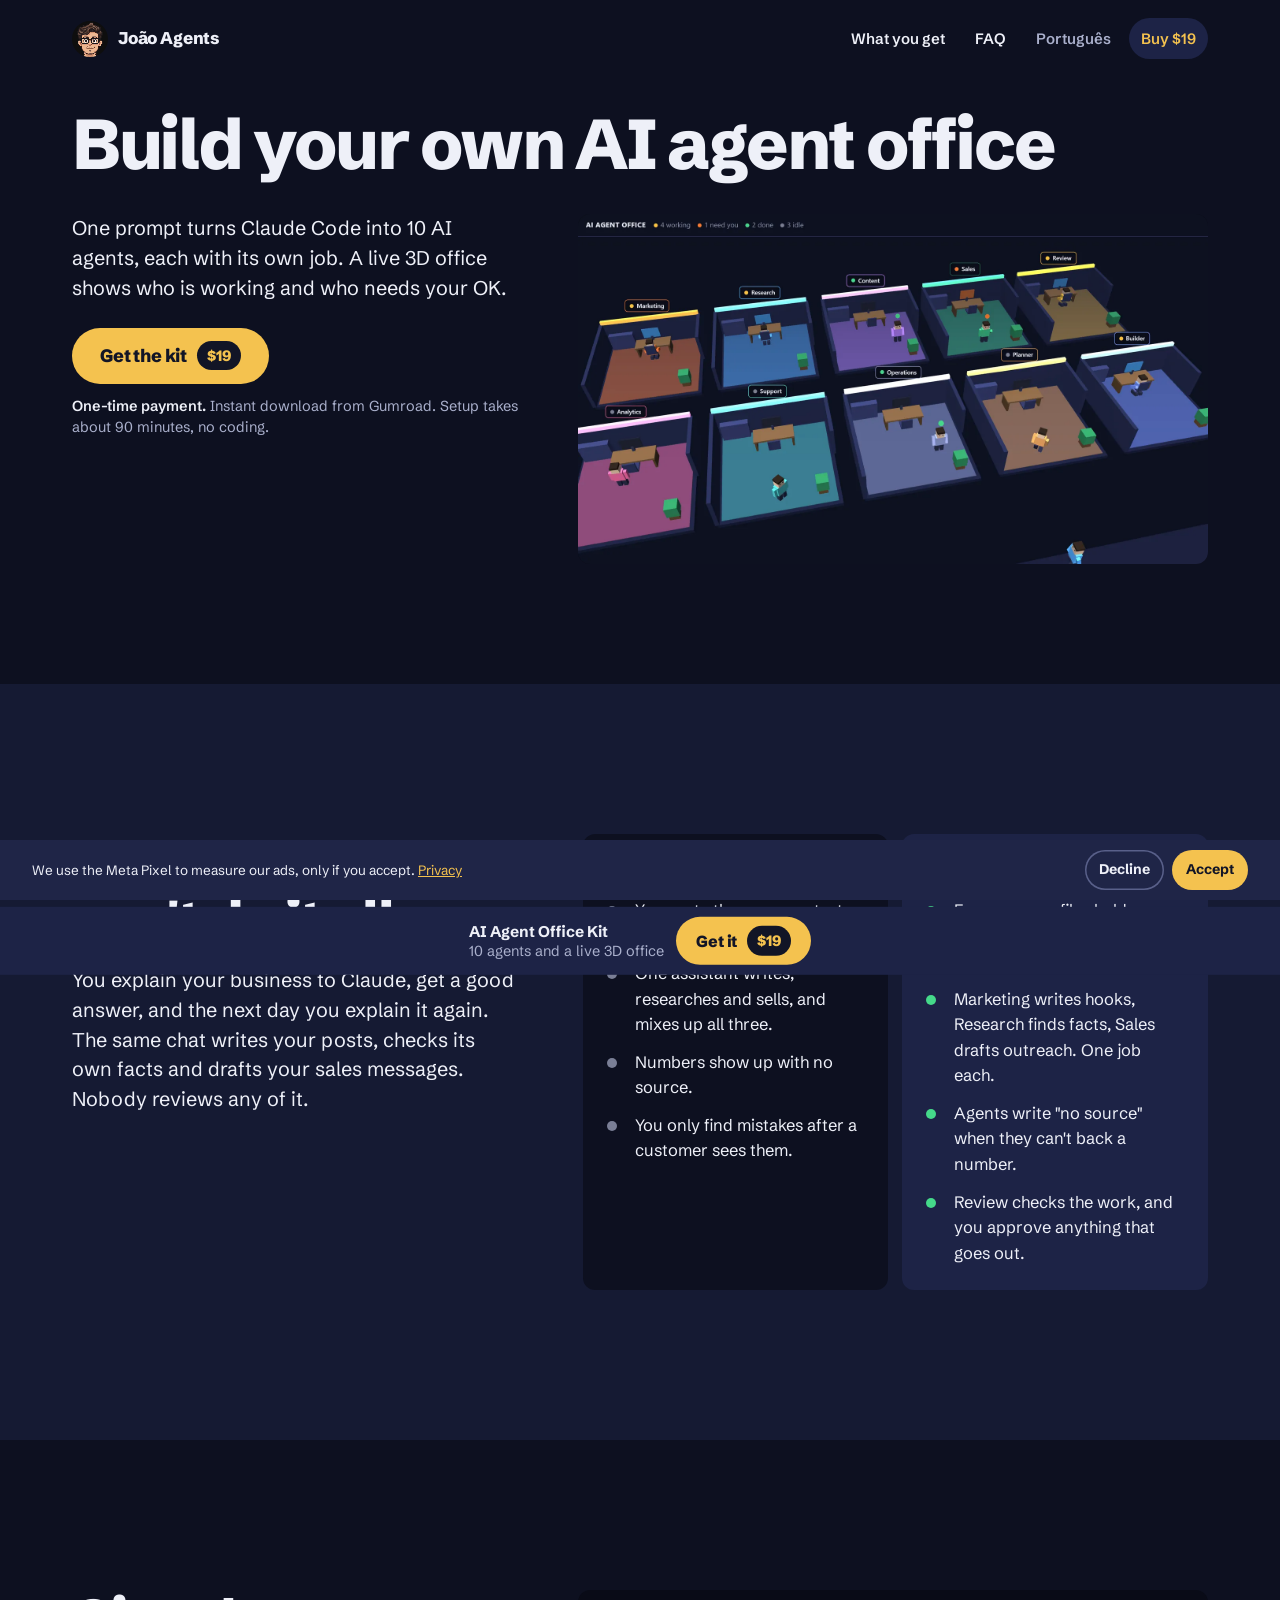
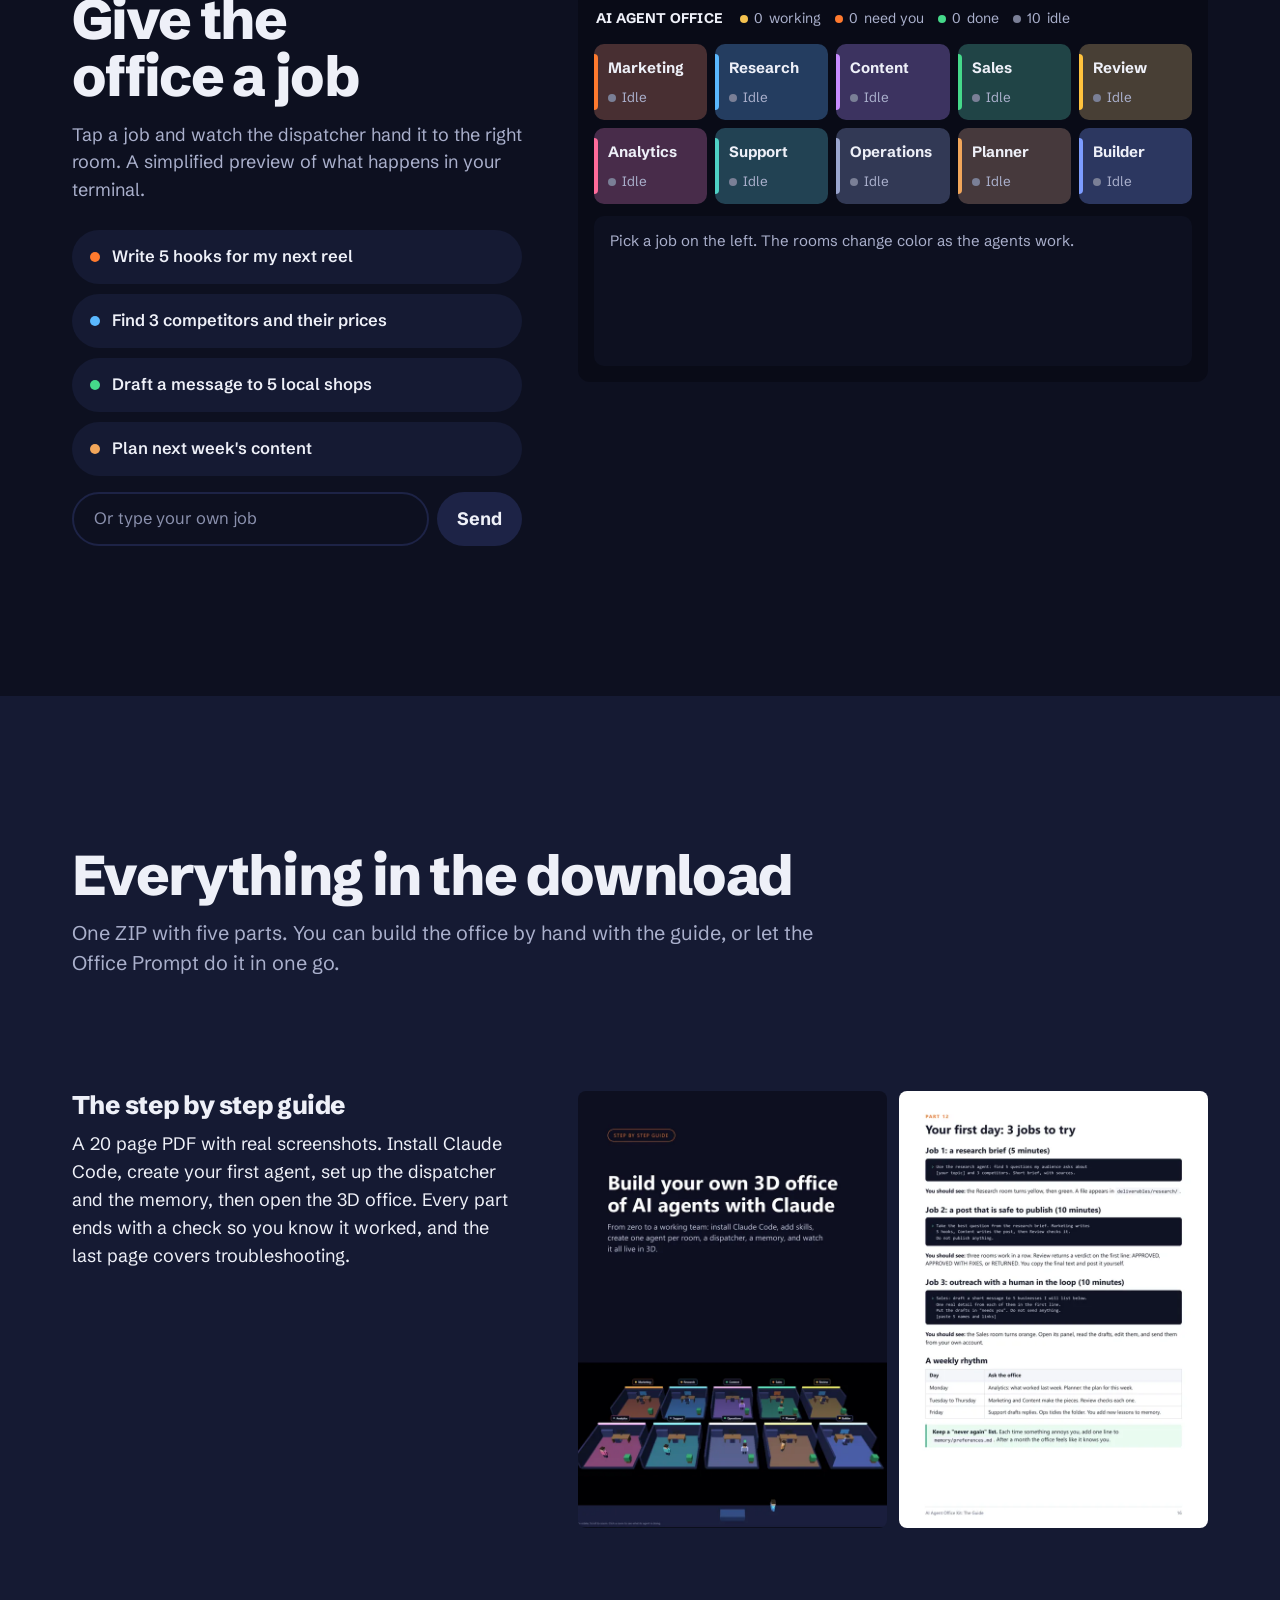
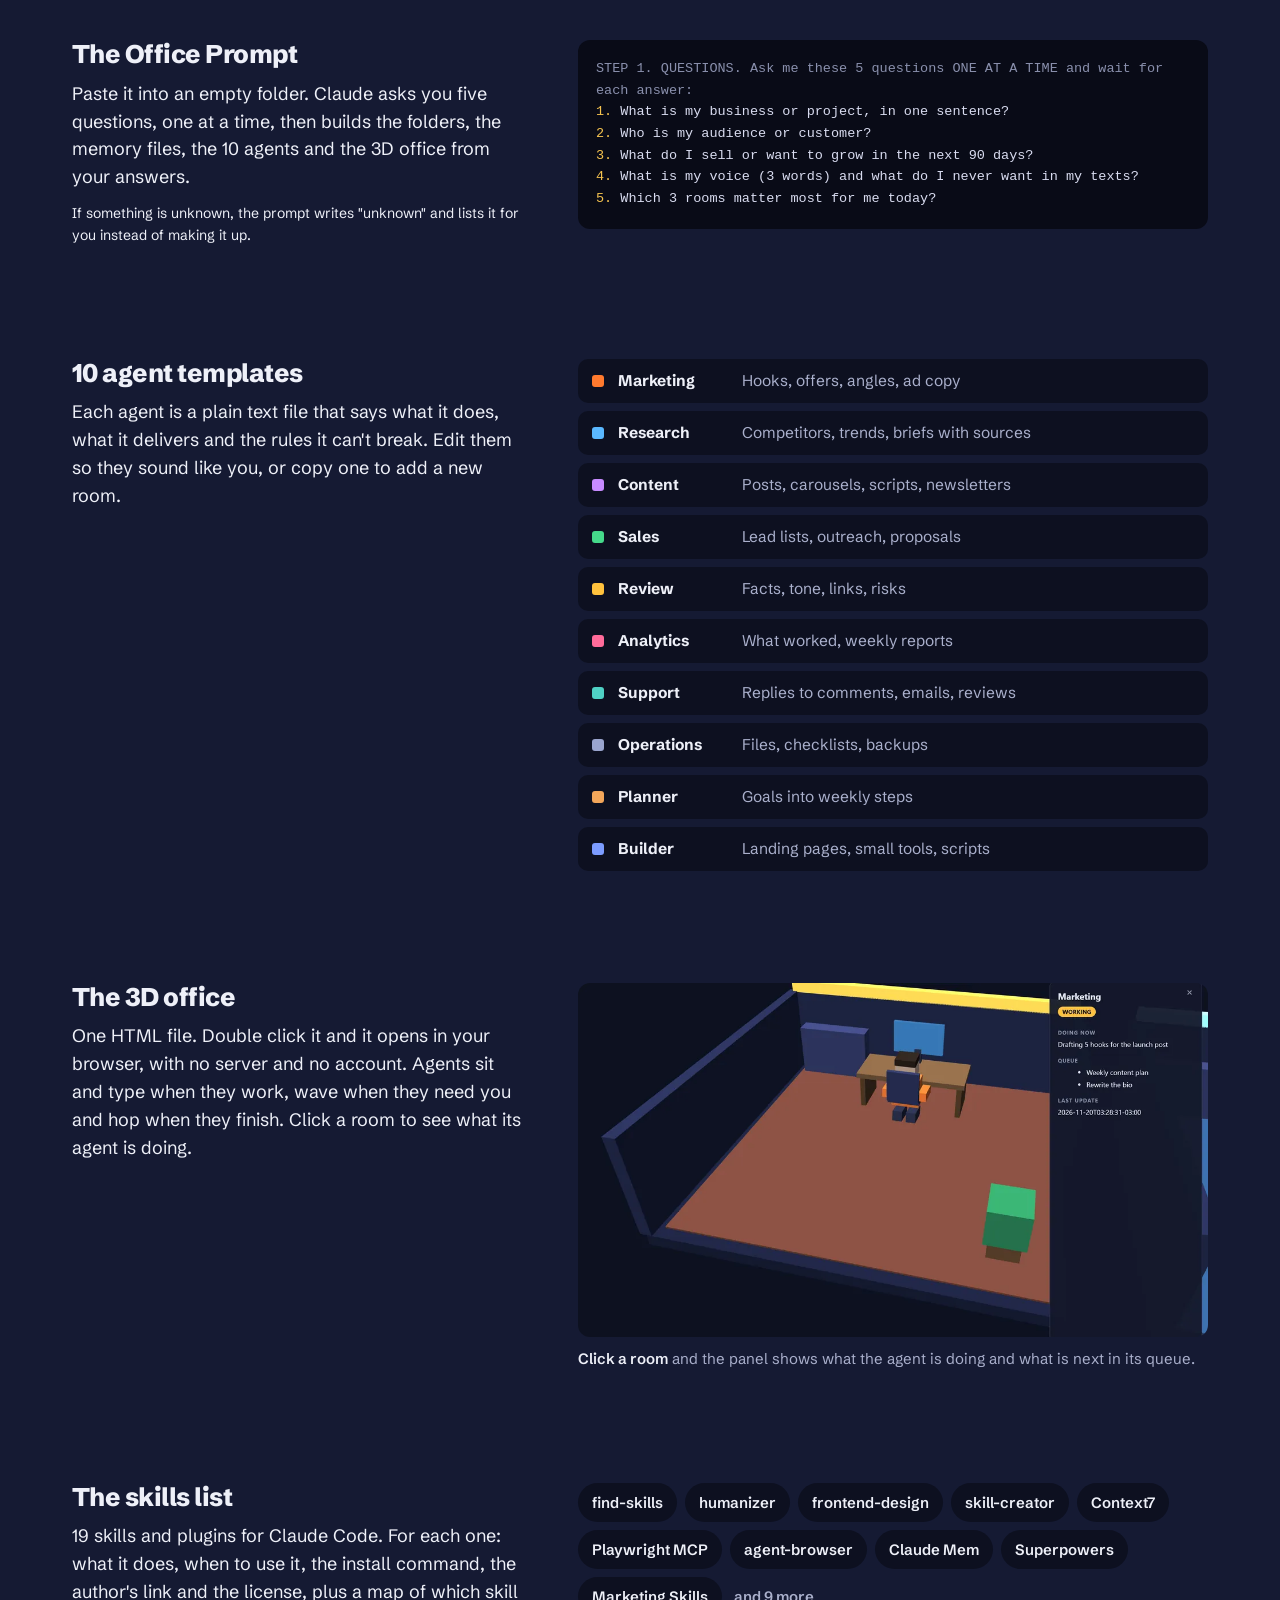
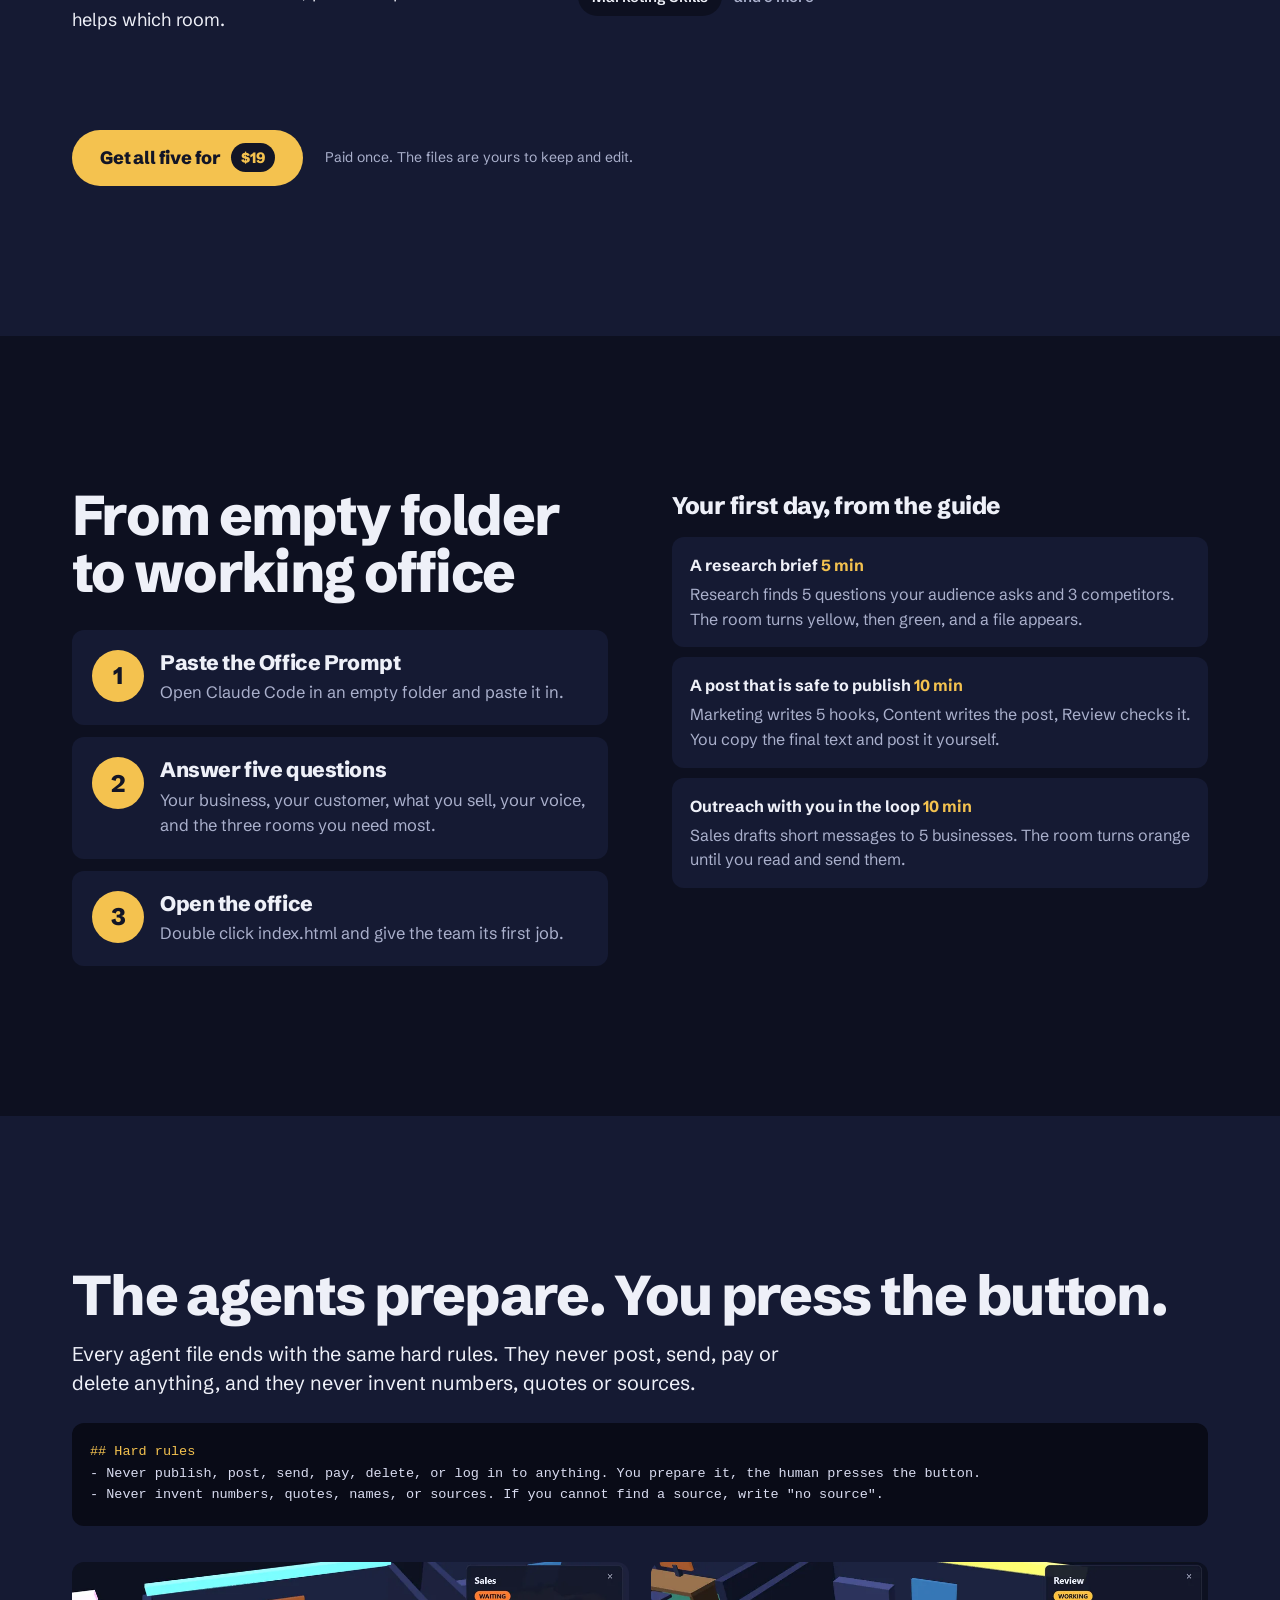
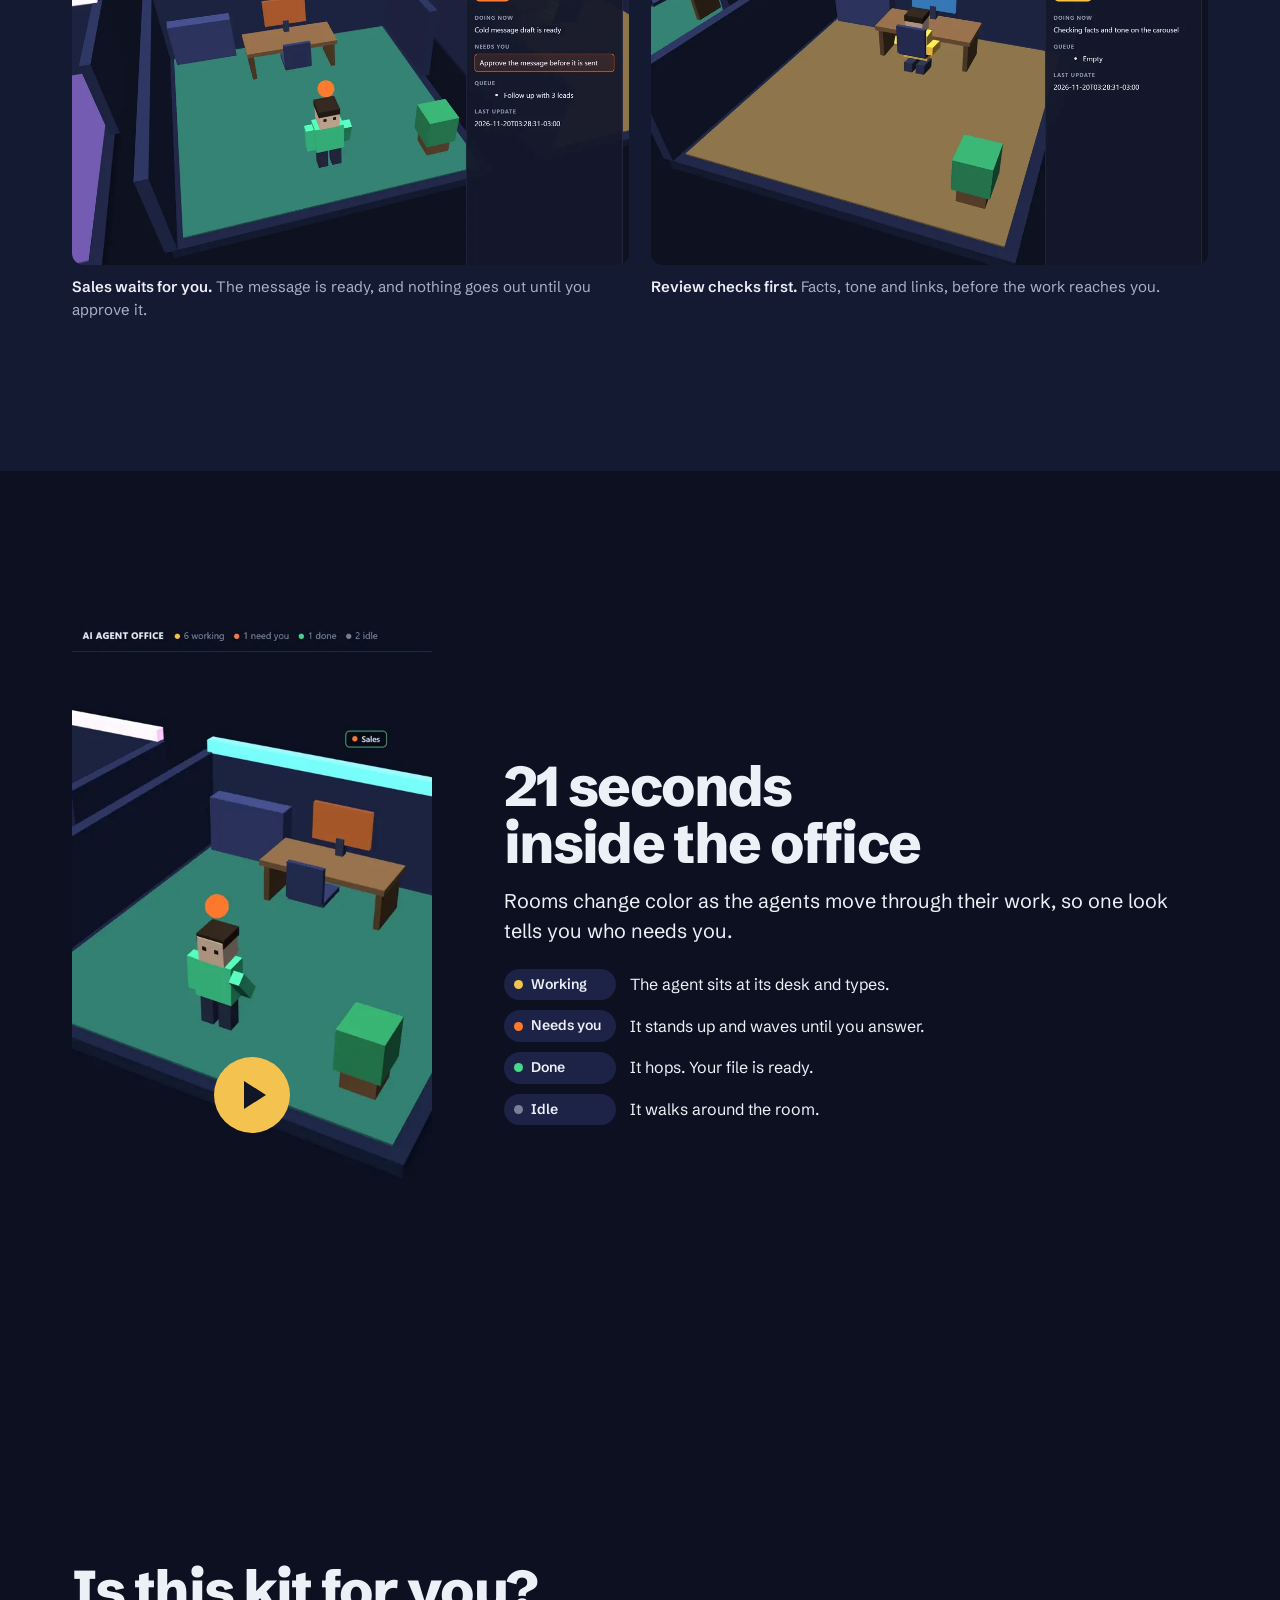
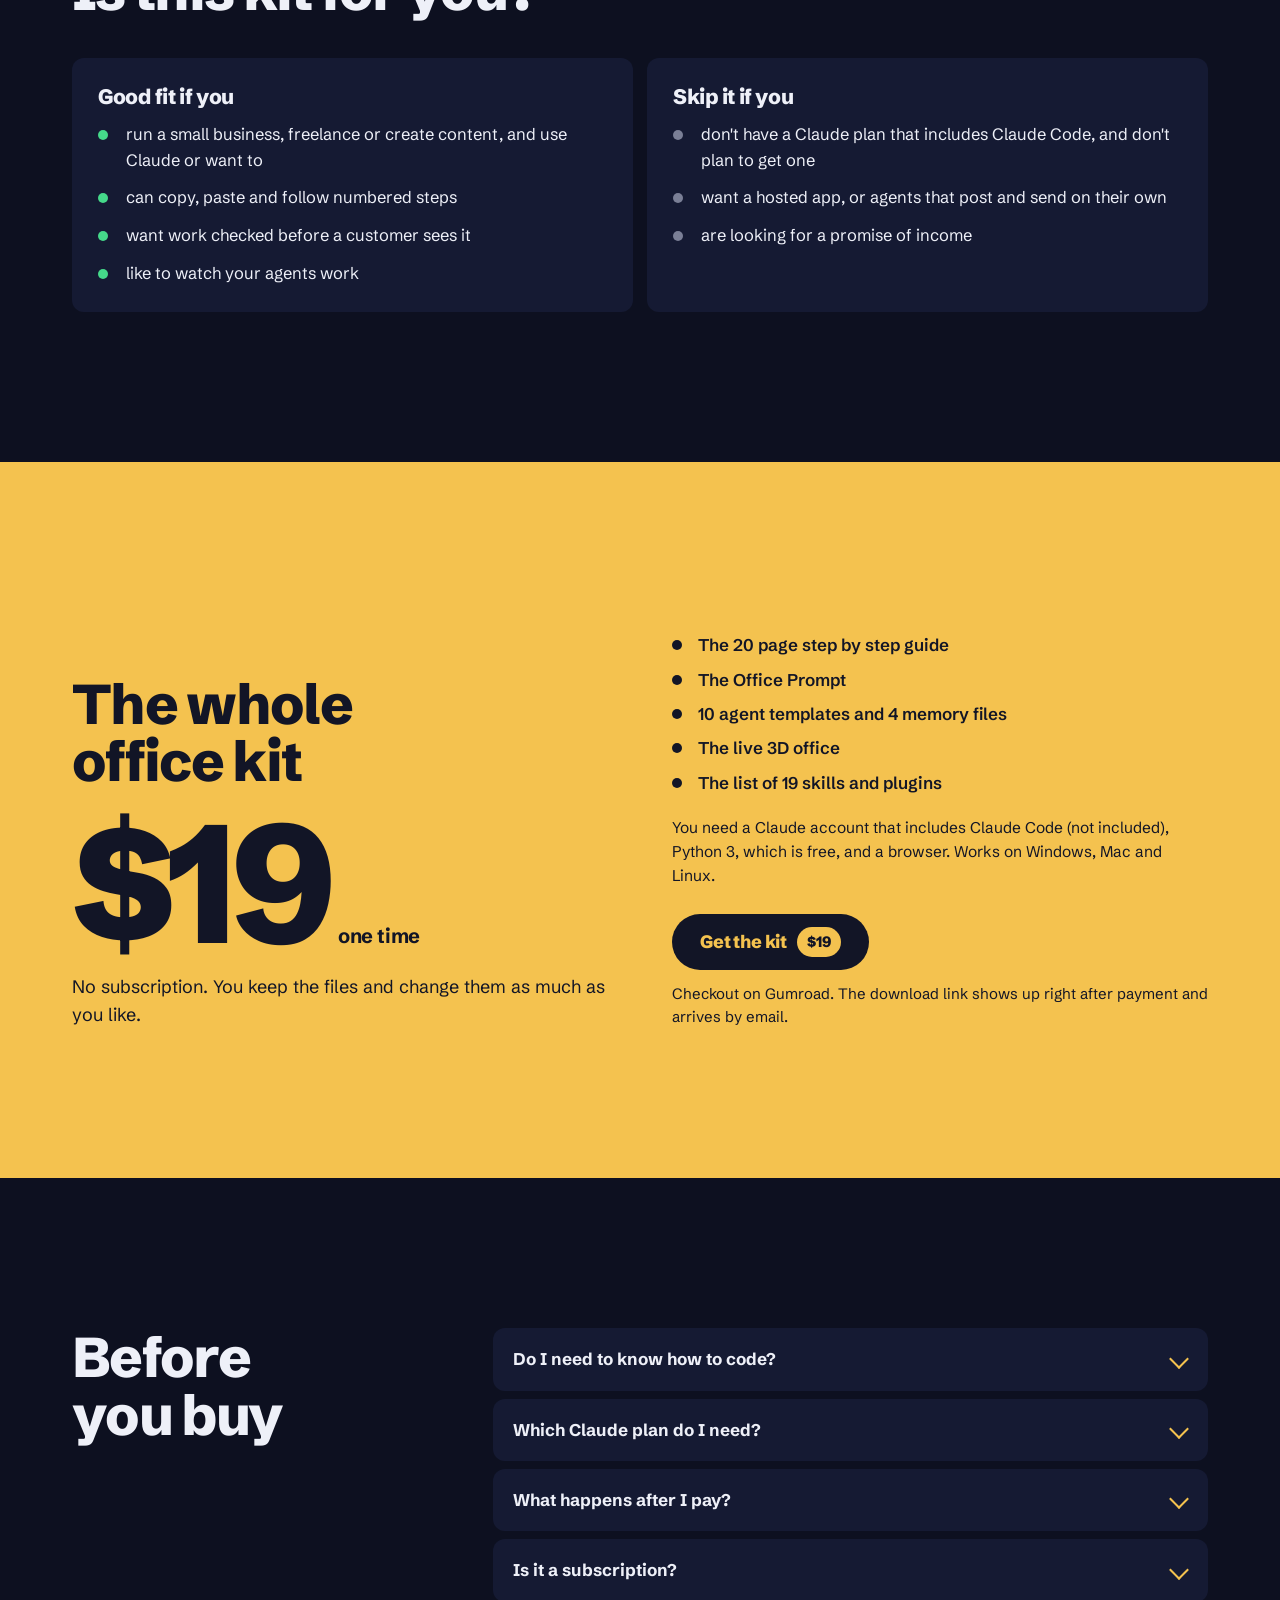
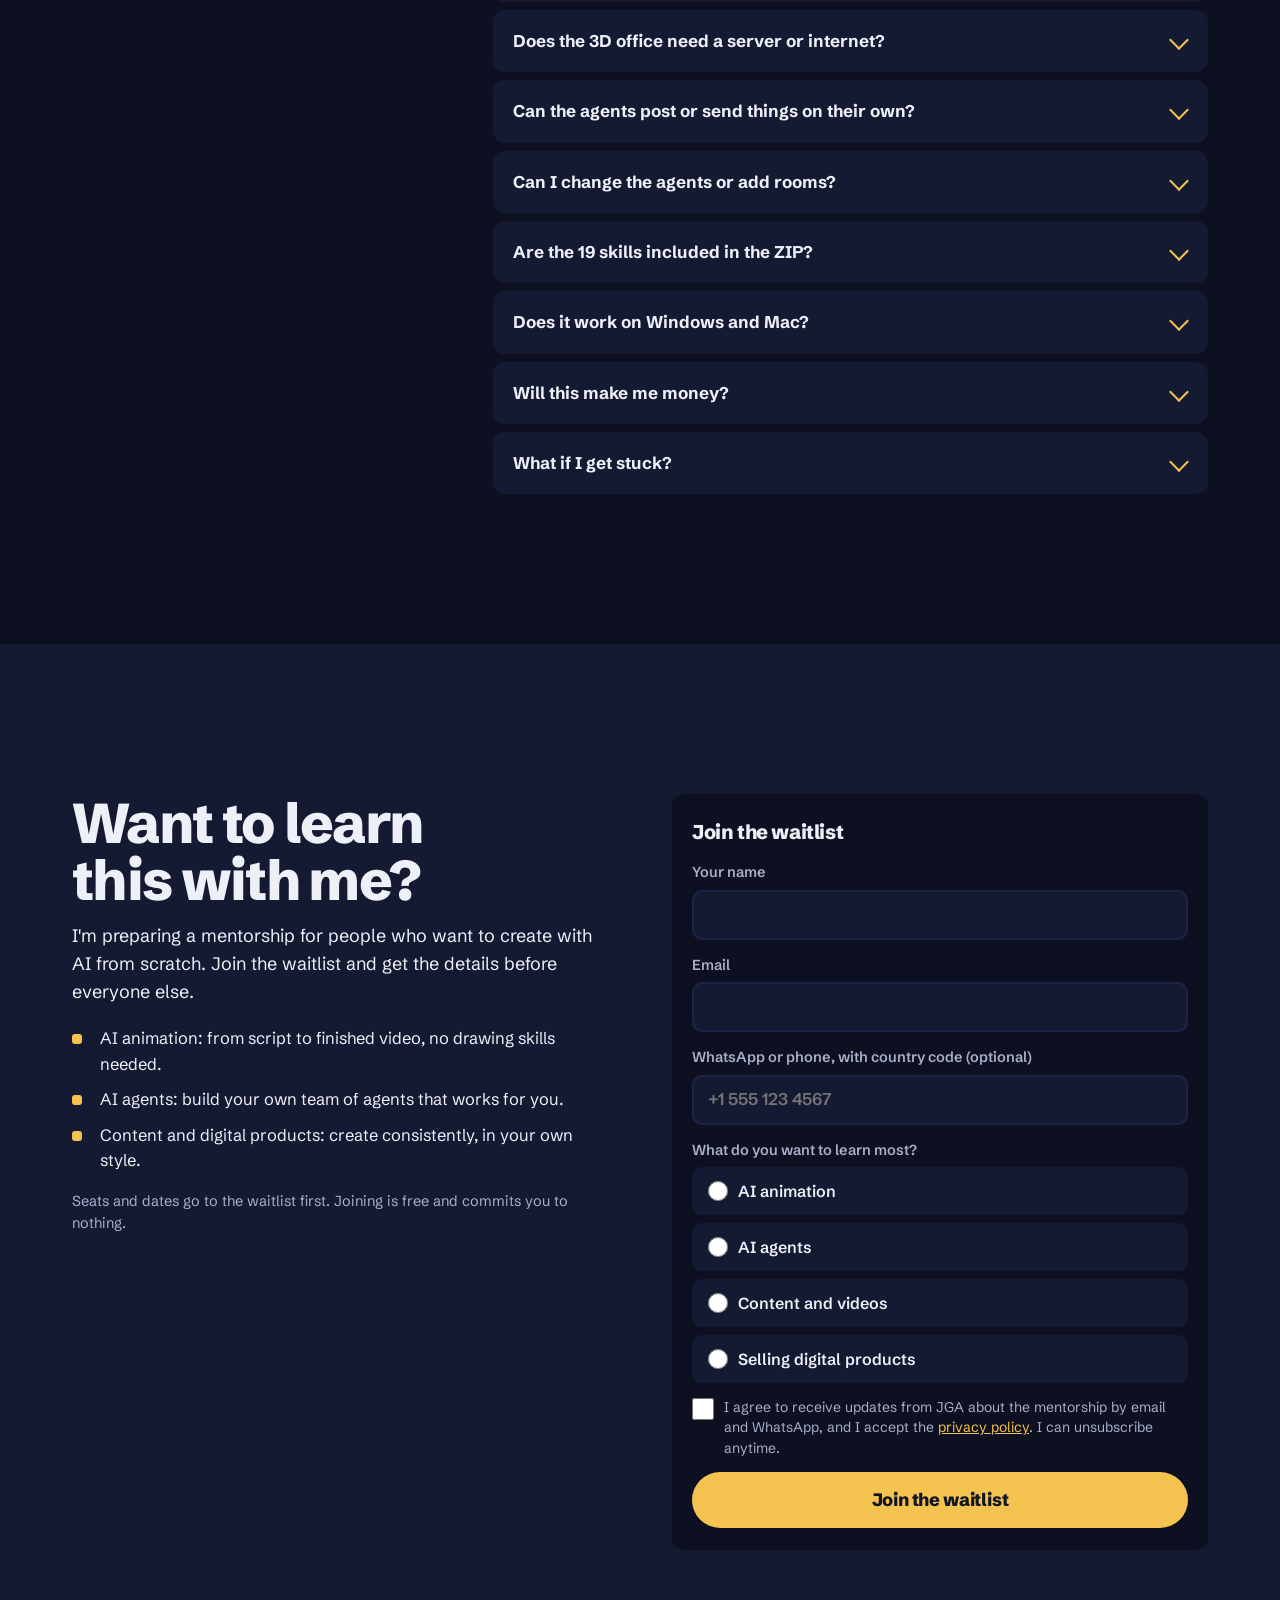
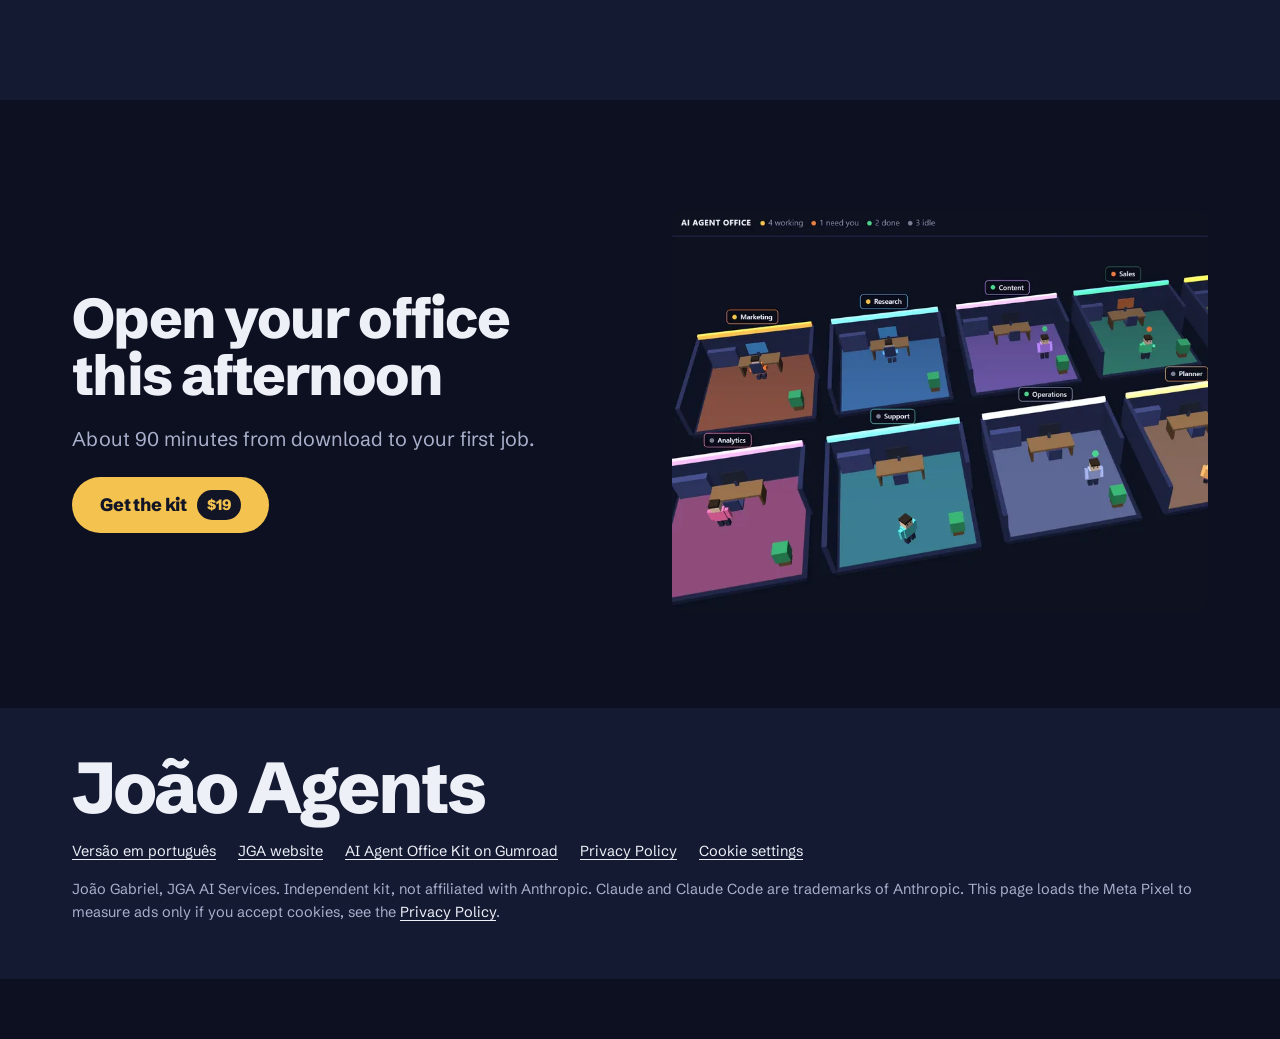
<file: en-v2/index.html>
<!doctype html>
<html lang="en">
<head>
<meta charset="utf-8">
<meta name="viewport" content="width=device-width, initial-scale=1, viewport-fit=cover">
<title>AI Agent Office Kit: build your own team of AI agents with Claude Code</title>
<meta name="description" content="One prompt turns Claude Code into 10 AI agents with their own jobs, a shared memory and a live 3D office. Step by step guide for beginners. $19, one time.">
<!-- PREVIEW: remove the next line when this page replaces /en/ -->
<meta name="robots" content="noindex">
<meta name="theme-color" content="#0d1020">
<meta property="og:title" content="AI Agent Office Kit: your own team of AI agents in a 3D office">
<meta property="og:description" content="10 agents, one dispatcher, a shared memory and a live 3D office for Claude Code. Step by step, for beginners. $19.">
<meta property="og:image" content="assets/office-og.jpg">
<link rel="icon" href="../assets/joao.jpg">
<link rel="alternate" hreflang="pt-BR" href="../">
<link rel="preconnect" href="https://fonts.googleapis.com"><link rel="preconnect" href="https://fonts.gstatic.com" crossorigin>
<link href="https://fonts.googleapis.com/css2?family=Schibsted+Grotesk:wght@400..800&display=swap" rel="stylesheet">
<link rel="preload" as="image" href="assets/office-m-800.webp" media="(max-width:759px)">
<link rel="preload" as="image" href="assets/office-1600.webp" media="(min-width:760px)">
<style>
:root{
  --bg:#0d1020; --bg2:#151a33; --bg3:#1d2346;
  --ink:#eef0f8; --muted:#aab0cc;
  --gold:#f4c24f; --gold2:#ffd36e;
  --orange:#ff7a2e; --green:#45d98a; --idle:#7a7f96;
  --code:#090b17;
  --r:12px; --gut:16px; --max:1200px;
  --ease:cubic-bezier(.2,.7,.2,1);
}
*{box-sizing:border-box;margin:0;padding:0}
html{-webkit-text-size-adjust:100%;scroll-behavior:smooth}
body{background:var(--bg);color:var(--ink);font:400 17px/1.55 "Schibsted Grotesk",system-ui,-apple-system,"Segoe UI",Roboto,sans-serif;-webkit-font-smoothing:antialiased;overflow-x:hidden}
img,video{display:block;max-width:100%;height:auto}
a{color:inherit}
button{font:inherit;color:inherit}
.w{width:100%;max-width:var(--max);margin:0 auto;padding:0 var(--gut)}
h1,h2,h3{font-weight:800;letter-spacing:-.03em;text-wrap:balance}
h1{font-size:clamp(38px,6.4vw,84px);line-height:.98;letter-spacing:-.032em}
h2{font-size:clamp(30px,4.4vw,56px);line-height:1.02}
h3{font-size:clamp(21px,2vw,26px);line-height:1.15;letter-spacing:-.02em}
p{max-width:62ch}
.lead{font-size:clamp(18px,1.55vw,21px);line-height:1.5}
.small{font-size:14px;color:var(--muted)}
section{padding:96px 0}
:focus-visible{outline:3px solid var(--gold);outline-offset:3px;border-radius:4px}

/* buttons: status-pill shape from the office */
.btn{display:inline-flex;align-items:center;justify-content:center;gap:10px;min-height:56px;padding:0 28px;border-radius:999px;background:var(--gold);color:#121526;font-weight:800;font-size:18px;letter-spacing:-.01em;text-decoration:none;border:0;cursor:pointer;transition:transform .2s var(--ease),background .2s}
.btn:hover{background:var(--gold2);transform:translateY(-2px)}
.btn:active{transform:translateY(0) scale(.98)}
.btn .px{display:inline-block;padding:3px 10px;border-radius:999px;background:#121526;color:var(--gold);font-size:15px}
.btn.dark{background:#121526;color:var(--gold)}
.btn.dark:hover{background:#1f2440}
.btn.dark .px{background:var(--gold);color:#121526}
.lnk{color:var(--ink);font-weight:600;text-underline-offset:4px;text-decoration-thickness:2px;text-decoration-color:rgba(244,194,79,.6)}
.lnk:hover{text-decoration-color:var(--gold)}

/* status pill (the office's room tag) */
.pill{display:inline-flex;align-items:center;gap:8px;padding:5px 12px 5px 10px;border-radius:999px;background:var(--bg3);font-size:14px;font-weight:600;white-space:nowrap}
.pill i{width:9px;height:9px;border-radius:50%;background:var(--s,var(--idle));flex:none}

/* header */
.top{padding:12px 0}
.top .w{display:flex;align-items:center;gap:12px}
.brand{display:flex;align-items:center;gap:10px;text-decoration:none;font-weight:800;font-size:17px;letter-spacing:-.01em}
.brand img{width:36px;height:36px;border-radius:50%;image-rendering:pixelated}
.top nav{margin-left:auto;display:flex;align-items:center;gap:6px}
.top nav a{text-decoration:none;font-size:15px;font-weight:600;padding:9px 12px;border-radius:999px}
.top nav a.hide-m{display:none}
.top nav a.pt{color:var(--muted)}
.top nav a.buy{background:var(--bg3);color:var(--gold)}
.top nav a:hover{background:var(--bg2)}

/* hero */
.hero{padding:4px 0 72px}
.hero .w{display:grid;gap:22px}
.shot{border-radius:var(--r);overflow:hidden;background:#0a0c18}
.hero .shot{aspect-ratio:16/10}
.hero .shot img{width:100%;height:100%;object-fit:cover;object-position:0 0}
.hero h1{margin-top:4px}
.hero .lead{margin-top:16px;color:var(--ink)}
.hero .cta{margin-top:24px;display:flex;flex-direction:column;gap:12px;align-items:flex-start}
.hero .cta .btn{width:100%}
.hero .note{font-size:14.5px;color:var(--muted);line-height:1.45}
.hero .note b{color:var(--ink);font-weight:600}

/* problem */
.prob{background:var(--bg2)}
.prob .w{display:grid;gap:40px}
.prob h2{max-width:16ch}
.prob .intro{margin-top:18px;color:var(--ink)}
.vs{display:grid;gap:14px}
.vs>div{border-radius:var(--r);padding:24px}
.vs .old{background:var(--bg)}
.vs .new{background:var(--bg3)}
.vs h3{font-size:19px;margin-bottom:14px;display:flex;align-items:center;gap:10px}
.vs ul{list-style:none;display:grid;gap:12px}
.vs li{display:grid;grid-template-columns:16px 1fr;gap:12px;font-size:16.5px}
.vs li::before{content:"";width:10px;height:10px;border-radius:50%;margin-top:8px;background:var(--idle)}
.vs .new li::before{background:var(--green)}

/* demo */
.demo .w{display:grid;grid-template-columns:minmax(0,1fr);gap:36px}
.demo .intro{margin-top:16px;color:var(--muted)}
.jobs{display:grid;gap:10px;margin-top:26px}
.job{display:flex;align-items:center;gap:12px;min-height:54px;padding:10px 18px;border-radius:999px;background:var(--bg2);border:0;text-align:left;font-size:16.5px;font-weight:600;cursor:pointer;transition:background .2s,transform .2s var(--ease)}
.job:hover{background:var(--bg3)}
.job:active{transform:scale(.985)}
.job[aria-pressed="true"]{background:var(--gold);color:#121526}
.job i{width:10px;height:10px;border-radius:50%;background:var(--c);flex:none}
.own{display:flex;gap:8px;margin-top:6px}
.own input{flex:1;min-width:0;min-height:54px;padding:0 20px;border-radius:999px;border:2px solid var(--bg3);background:var(--bg);color:var(--ink);font:inherit;font-size:16.5px}
.own input::placeholder{color:#8a90ad}
.own input:focus{outline:none;border-color:var(--gold)}
.own button{min-height:54px;padding:0 20px;border-radius:999px;border:0;background:var(--bg3);font-weight:700;cursor:pointer}
.own button:hover{background:#28305c}
.board{background:var(--code);border-radius:var(--r);padding:16px;align-self:start}
.board .bar{display:flex;flex-wrap:wrap;gap:6px 14px;align-items:center;padding:2px 2px 14px;font-size:14px;color:var(--muted)}
.board .bar b{color:var(--ink);font-size:14px;letter-spacing:.02em;margin-right:4px}
.board .bar span{display:inline-flex;align-items:center;gap:6px}
.board .bar span i{width:8px;height:8px;border-radius:50%}
.rooms{display:grid;grid-template-columns:repeat(2,1fr);gap:8px}
.room{position:relative;border-radius:10px;padding:12px 12px 12px 14px;background:color-mix(in srgb,var(--c) 22%,#151a33);min-height:64px;display:flex;flex-direction:column;justify-content:space-between;gap:8px;transition:background .3s}
.room::before{content:"";position:absolute;left:0;top:10px;bottom:10px;width:4px;border-radius:0 4px 4px 0;background:var(--c)}
.room b{font-size:15px;font-weight:700}
.room span{display:inline-flex;align-items:center;gap:6px;font-size:13.5px;color:var(--muted)}
.room span i{width:8px;height:8px;border-radius:50%;background:var(--idle)}
.room[data-s="working"] span i{background:var(--gold)}
.room[data-s="waiting"] span i{background:var(--orange)}
.room[data-s="done"] span i{background:var(--green)}
.room[data-s="working"],.room[data-s="waiting"],.room[data-s="done"]{background:color-mix(in srgb,var(--c) 40%,#151a33)}
.room[data-s="working"] span,.room[data-s="waiting"] span,.room[data-s="done"] span{color:var(--ink)}
.room[data-s="waiting"]{box-shadow:inset 0 0 0 2px var(--orange)} /* taste-skill-ignore: inset ring = status outline, not a shadow */
.log{margin-top:12px;min-height:150px;border-radius:10px;background:var(--bg);padding:14px 16px;font-size:15px;line-height:1.5;display:grid;gap:6px;align-content:start}
.log p{max-width:none}
.log p b{font-weight:700}
.log .you{color:var(--gold)}
.log .ask{color:var(--orange);font-weight:600}
.log .hint{color:var(--muted)}
.log p.in{animation:in .35s var(--ease)}
@keyframes in{from{opacity:0;transform:translateY(6px)}to{opacity:1;transform:none}}

/* inside */
.inside{background:var(--bg2)}
.inside .head{display:grid;gap:16px;margin-bottom:56px}
.inside .head p{color:var(--muted)}
.item{display:grid;gap:22px;padding:40px 0}
.item+.item{border-top:0}
.item .tx p{margin-top:10px;color:var(--ink)}
.item .tx .small{margin-top:12px}
.pages{display:grid;grid-template-columns:1fr 1fr;gap:12px}
.pages img{border-radius:8px;background:#fff}
pre{background:var(--code);border-radius:var(--r);padding:18px 18px 20px;overflow-x:auto;font:13.5px/1.6 ui-monospace,SFMono-Regular,Menlo,Consolas,monospace;color:#d9dcf0;white-space:pre-wrap;word-break:break-word}
pre .c{color:var(--gold)}
@media (max-width:599px){pre{font-size:12.5px;padding:16px}.agents li{grid-template-columns:12px 92px 1fr;gap:10px}}
pre .m{color:#8a90ad}
.agents{list-style:none;display:grid;gap:8px}
.agents li{display:grid;grid-template-columns:14px 112px 1fr;gap:12px;align-items:baseline;padding:10px 14px;border-radius:10px;background:var(--bg);font-size:15.5px}
.agents li::before{content:"";width:12px;height:12px;border-radius:3px;background:var(--c);transform:translateY(1px)}
.agents b{font-weight:700}
.agents span{color:var(--muted)}
.skills{list-style:none;display:flex;flex-wrap:wrap;gap:8px}
.skills li{padding:8px 14px;border-radius:999px;background:var(--bg);font-size:15px;font-weight:600}
.skills li.more{background:transparent;color:var(--muted);padding-left:4px}
.mid-cta{margin-top:40px;display:flex;flex-wrap:wrap;gap:14px 22px;align-items:center}

/* steps */
.steps .w{display:grid;gap:44px}
.steps ol{list-style:none;counter-reset:s;display:grid;gap:12px}
.steps ol>li{counter-increment:s;display:grid;grid-template-columns:52px 1fr;gap:16px;align-items:start;padding:20px;border-radius:var(--r);background:var(--bg2)}
.steps ol>li::before{content:counter(s);width:52px;height:52px;border-radius:50%;background:var(--gold);color:#121526;font-weight:800;font-size:24px;display:grid;place-items:center}
.steps ol h3{font-size:21px}
.steps ol p{margin-top:6px;color:var(--muted);font-size:16.5px}
.first{display:grid;gap:18px;align-content:start}
.first h3{font-size:24px}
.first ul{list-style:none;display:grid;gap:10px}
.first li{padding:16px 18px;border-radius:var(--r);background:var(--bg2);font-size:16px}
.first li b{display:block;margin-bottom:4px}
.first li span{color:var(--muted)}
.first li em{font-style:normal;color:var(--gold);font-weight:700}

/* control */
.ctrl{background:var(--bg2)}
.ctrl .w{display:grid;gap:36px}
.ctrl .intro{margin-top:16px}
.figs{display:grid;gap:22px}
figure .shot{aspect-ratio:1100/598}
figure .shot img{width:100%;height:100%;object-fit:cover}
figcaption{margin-top:10px;font-size:15px;color:var(--muted)}
@media (max-width:759px){.figs .shot{aspect-ratio:4/3}.figs .shot img{object-position:100% 0}}
figcaption b{color:var(--ink);font-weight:600}

/* video */
.vid .w{display:grid;gap:32px;align-items:center}
.vbox{position:relative;width:100%;max-width:360px;aspect-ratio:9/16;border-radius:var(--r);overflow:hidden;background:#000;border:0;padding:0;cursor:pointer;margin:0 auto}
.vbox img,.vbox video{width:100%;height:100%;object-fit:cover}
.vbox .play{position:absolute;left:50%;top:74%;width:76px;height:76px;margin:-38px 0 0 -38px;border-radius:50%;background:var(--gold);display:grid;place-items:center;transition:transform .2s var(--ease)}
.vbox:hover .play{transform:scale(1.07)}
.vbox .play::before{content:"";margin-left:6px;border-left:22px solid #121526;border-block:14px solid transparent}
.legend{list-style:none;display:grid;gap:10px;margin-top:22px}
.legend li{display:grid;grid-template-columns:auto 1fr;gap:14px;align-items:center;font-size:16px}
.legend .pill{min-width:112px;justify-content:flex-start}

/* fit */
.fit .w{display:grid;gap:32px}
.cols{display:grid;gap:14px}
.cols>div{padding:26px;border-radius:var(--r);background:var(--bg2)}
.cols h3{font-size:21px;margin-bottom:14px}
.cols ul{list-style:none;display:grid;gap:12px}
.cols li{display:grid;grid-template-columns:16px 1fr;gap:12px;font-size:16.5px}
.cols li::before{content:"";width:10px;height:10px;border-radius:50%;margin-top:8px;background:var(--green)}
.cols .no li::before{background:var(--idle)}

/* price */
.price{background:var(--gold);color:#121526}
.price .w{display:grid;gap:30px}
.price h2{max-width:14ch}
.price .big{font-size:clamp(84px,14vw,168px);font-weight:800;letter-spacing:-.05em;line-height:.9}
.price .big small{font-size:20px;letter-spacing:-.01em;font-weight:700;margin-left:10px}
.price p{font-size:18px}
.price ul{list-style:none;display:grid;gap:8px;margin-top:20px}
.price li{display:grid;grid-template-columns:16px 1fr;gap:10px;font-size:17px;font-weight:600}
.price li::before{content:"";width:10px;height:10px;border-radius:50%;background:#121526;margin-top:8px}
.price .need{margin-top:20px;font-size:15.5px}
.price .btn{width:100%;margin-top:26px}
.price .after{margin-top:12px;font-size:15px}

/* faq */
.faq .w{display:grid;gap:30px}
.qs{display:grid;gap:8px}
details{border-radius:var(--r);background:var(--bg2)}
summary{list-style:none;cursor:pointer;padding:18px 56px 18px 20px;font-weight:700;font-size:17px;position:relative}
summary::-webkit-details-marker{display:none}
summary::after{content:"";position:absolute;right:22px;top:50%;width:12px;height:12px;margin-top:-8px;border-right:2.5px solid var(--gold);border-bottom:2.5px solid var(--gold);transform:rotate(45deg);transition:transform .25s var(--ease)}
details[open] summary::after{transform:rotate(225deg);margin-top:-2px}
details>div{padding:0 20px 20px;color:var(--ink);font-size:16.5px}
details>div p+p{margin-top:8px}
details a{color:var(--gold)}

/* waitlist (kept from the live page) */
.espera{background:var(--bg2)}
.espera .w{display:grid;gap:28px}
.espera .sub{margin-top:14px;color:var(--ink)}
.espera ul{list-style:none;display:grid;gap:10px;margin-top:20px}
.espera li{display:grid;grid-template-columns:16px 1fr;gap:12px;font-size:16.5px}
.espera li::before{content:"";width:10px;height:10px;border-radius:3px;background:var(--gold);margin-top:8px}
.espera .peq{margin-top:16px;color:var(--muted);font-size:14.5px}
#form-espera{padding:22px 20px;border-radius:var(--r);background:var(--bg);display:grid;gap:14px}
#form-espera>b{font-size:20px;font-weight:800;letter-spacing:-.02em}
.campo{display:grid;gap:6px;font-weight:600;font-size:14.5px;color:var(--muted)}
.campo input{font:inherit;font-size:17px;min-height:50px;padding:0 14px;border-radius:10px;border:2px solid var(--bg3);background:var(--bg2);color:var(--ink)}
.campo input:focus{outline:none;border-color:var(--gold)}
#form-espera fieldset{border:0;display:grid;gap:8px}
#form-espera legend{font-weight:600;font-size:14.5px;color:var(--muted);margin-bottom:6px}
.opc{display:flex;align-items:center;gap:10px;min-height:48px;padding:0 14px;border-radius:10px;background:var(--bg2);font-weight:600;font-size:16px;cursor:pointer;border:2px solid transparent}
.opc input{width:20px;height:20px;accent-color:var(--gold);flex:none}
.opc:has(input:checked){border-color:var(--gold)}
.oculto{position:absolute;left:-9999px;opacity:0}
.aceite{display:flex;gap:10px;align-items:flex-start;font-size:14px;color:var(--muted);line-height:1.45}
.aceite input{flex:none;width:22px;height:22px;margin-top:1px;accent-color:var(--gold)}
.aceite a{color:var(--gold)}
#msg-espera{color:#ff9a7e;font-size:14.5px}
#msg-espera:empty{display:none}
.ok-espera{display:none;padding:26px 22px;border-radius:var(--r);background:var(--bg)}
.ok-espera h3{color:var(--gold);margin-bottom:10px}
.espera.enviado #form-espera{display:none}
.espera.enviado .ok-espera{display:block}
#form-espera .btn{width:100%}

/* final */
.final{padding:110px 0 96px}
.final .w{display:grid;gap:40px}
.final .tx{display:grid;gap:22px;justify-items:start;align-content:center}
.final .shot{display:none}
.final h2{max-width:16ch}
.final p{color:var(--muted)}

footer{background:var(--bg2);padding:44px 0 56px;font-size:14.5px;color:var(--muted)}
footer .w{display:grid;gap:16px}
footer .name{font-size:clamp(34px,7vw,72px);font-weight:800;letter-spacing:-.04em;color:var(--ink);line-height:1}
footer .links{display:flex;flex-wrap:wrap;gap:10px 22px}
footer a,.linkbtn{color:var(--ink);text-underline-offset:3px}
.linkbtn{background:none;border:0;padding:0;font:inherit;text-decoration:underline;cursor:pointer}

/* sticky buy bar */
.sticky{position:fixed;left:0;right:0;bottom:0;z-index:40;background:var(--bg3);padding:10px var(--gut) calc(10px + env(safe-area-inset-bottom));display:flex;align-items:center;gap:12px;transform:translateY(110%);transition:transform .3s var(--ease)}
.sticky.on{transform:none}
.sticky .t{flex:1;min-width:0;font-size:14.5px;line-height:1.3}
.sticky .t b{display:block;font-size:15.5px}
.sticky .t span{color:var(--muted)}
.sticky .btn{min-height:48px;padding:0 20px;font-size:16px;flex:none}

/* cookie notice: compact, never over the hero button */
.ck{position:fixed;left:0;right:0;bottom:0;z-index:60;background:#1f2547;padding:10px var(--gut) calc(10px + env(safe-area-inset-bottom));display:flex;align-items:center;gap:12px}
.ck[hidden]{display:none}
.ck p{flex:1;min-width:0;font-size:13.5px;line-height:1.35;color:var(--ink);max-width:none}
.ck a{color:var(--gold)}
.ck .bs{display:flex;gap:8px;flex:none}
.ck button{min-height:40px;padding:0 14px;border-radius:999px;border:0;font-weight:700;font-size:14px;cursor:pointer}
.ck #ck-no{background:transparent;color:var(--ink);box-shadow:inset 0 0 0 1.5px #59608a} /* taste-skill-ignore: inset ring as button outline */
.ck #ck-ok{background:var(--gold);color:#121526}
body.ck-on{padding-bottom:var(--ckh,64px)}

/* entrances: content stays visible if script fails */
.js .rv{opacity:0;transform:translateY(22px);transition:opacity .6s var(--ease),transform .6s var(--ease);transition-delay:var(--d,0ms)}
.js .rv.v{opacity:1;transform:none}

@media (min-width:600px) and (max-width:759px){.rooms{grid-template-columns:repeat(5,1fr)}}
@media (min-width:1000px){.rooms{grid-template-columns:repeat(5,1fr)}}
@media (min-width:600px){
  .hero .cta .btn{width:auto}
  .price .btn{width:auto}
  .vs{grid-template-columns:1fr 1fr}
  .cols{grid-template-columns:1fr 1fr}
}
@media (min-width:760px){
  :root{--gut:32px}
  body{font-size:18px}
  section{padding:150px 0}
  .top{padding:18px 0}
  .top nav a.hide-m{display:block}
  .hero{padding:24px 0 120px}
  .hero .w{grid-template-columns:minmax(0,5fr) minmax(0,7fr);grid-template-areas:"h h" "l s" "c s";grid-template-rows:auto auto 1fr;column-gap:56px;row-gap:0;align-items:start}
  .hero .tx{display:contents}
  .hero h1{grid-area:h;font-size:clamp(56px,5.5vw,92px);margin:8px 0 36px}
  .hero .shot{grid-area:s;aspect-ratio:1600/888;align-self:start}
  .hero .lead{grid-area:l;margin-top:0}
  .hero .cta{grid-area:c;align-self:start}
  .prob .w{grid-template-columns:minmax(0,5fr) minmax(0,7fr);gap:64px;align-items:start}
  .demo .w{grid-template-columns:minmax(0,5fr) minmax(0,7fr);gap:56px;align-items:start}
  .item{grid-template-columns:minmax(0,5fr) minmax(0,7fr);gap:56px;align-items:start;padding:56px 0}
  .steps .w{grid-template-columns:minmax(0,1fr) minmax(0,1fr);gap:64px;align-items:start}
  .first{padding-top:6px}
  .ctrl .figs{grid-template-columns:1fr 1fr}
  .vid .w{grid-template-columns:360px minmax(0,1fr);gap:72px}
  .fit .w{gap:40px}
  .price .w{grid-template-columns:minmax(0,1fr) minmax(0,1fr);gap:64px;align-items:end}
  .faq .w{grid-template-columns:minmax(0,4fr) minmax(0,8fr);gap:64px;align-items:start}
  .espera .w{grid-template-columns:1fr 1fr;gap:64px;align-items:start}
  .final .w{grid-template-columns:minmax(0,6fr) minmax(0,6fr);gap:64px;align-items:center}
  .final .shot{display:block;aspect-ratio:4/3}
  .final .shot img{width:100%;height:100%;object-fit:cover}
  .sticky{justify-content:center}
  .sticky .t{flex:0 1 auto}
}
@media (prefers-reduced-motion:reduce){
  html{scroll-behavior:auto}
  .js .rv{opacity:1;transform:none;transition:none}
  .log p.in{animation:none}
  .sticky{transition:none}
  .btn,.job{transition:none}
}
</style>
<script>
window.jgaPixel=function(){
if(window.jgaPixelOn)return;window.jgaPixelOn=1;
!function(f,b,e,v,n,t,s){if(f.fbq)return;n=f.fbq=function(){n.callMethod?n.callMethod.apply(n,arguments):n.queue.push(arguments)};if(!f._fbq)f._fbq=n;n.push=n;n.loaded=!0;n.version='2.0';n.queue=[];t=b.createElement(e);t.async=!0;t.src=v;s=b.getElementsByTagName(e)[0];s.parentNode.insertBefore(t,s)}(window,document,'script','https://connect.facebook.net/en_US/fbevents.js');
fbq('init','1138422325458467');fbq('track','PageView');fbq('track','ViewContent',{content_name:'AI Agent Office Kit',content_type:'product',value:19,currency:'USD'});
};
document.documentElement.classList.add("js");
</script>
</head>
<body>
<header class="top"><div class="w">
  <a class="brand" href="#top"><img src="../assets/joao.jpg" alt="" width="36" height="36">João Agents</a>
  <nav aria-label="Main">
    <a class="hide-m" href="#inside">What you get</a>
    <a class="hide-m" href="#faq">FAQ</a>
    <a class="pt" href="../" hreflang="pt-BR" lang="pt-BR">Português</a>
    <a class="buy" href="https://lendasgringo.gumroad.com/l/myeirv?wanted=true" target="_blank" rel="noopener" data-buy="header">Buy $19</a>
  </nav>
</div></header>

<main id="top">
<section class="hero" aria-labelledby="h1"><div class="w">
  <div class="shot">
    <picture>
      <source media="(min-width:760px)" srcset="assets/office-900.webp 900w, assets/office-1600.webp 1600w" sizes="58vw">
      <img src="assets/office-m-800.webp" width="800" height="600" alt="The 3D office from the kit: ten rooms, one per agent. The top bar reads 4 working, 1 need you, 2 done, 3 idle." fetchpriority="high">
    </picture>
  </div>
  <div class="tx">
    <h1 id="h1">Build your own AI agent office</h1>
    <p class="lead">One prompt turns Claude Code into 10 AI agents, each with its own job. A live 3D office shows who is working and who needs your OK.</p>
    <div class="cta">
      <a class="btn" href="https://lendasgringo.gumroad.com/l/myeirv?wanted=true" target="_blank" rel="noopener" data-buy="hero" id="hero-buy">Get the kit <span class="px">$19</span></a>
      <p class="note"><b>One-time payment.</b> Instant download from Gumroad. Setup takes about 90 minutes, no coding.</p>
    </div>
  </div>
</div></section>

<section class="prob" aria-labelledby="h-prob"><div class="w">
  <div class="rv">
    <h2 id="h-prob">One chat can't do it all</h2>
    <p class="lead intro">You explain your business to Claude, get a good answer, and the next day you explain it again. The same chat writes your posts, checks its own facts and drafts your sales messages. Nobody reviews any of it.</p>
  </div>
  <div class="vs rv" style="--d:90ms">
    <div class="old">
      <h3><span class="pill" style="--s:var(--idle)"><i></i>Today</span></h3>
      <ul>
        <li>You paste the same context into every new chat.</li>
        <li>One assistant writes, researches and sells, and mixes up all three.</li>
        <li>Numbers show up with no source.</li>
        <li>You only find mistakes after a customer sees them.</li>
      </ul>
    </div>
    <div class="new">
      <h3><span class="pill" style="--s:var(--green)"><i></i>With the office</span></h3>
      <ul>
        <li>Four memory files hold your business, voice and rules. Every agent reads them first.</li>
        <li>Marketing writes hooks, Research finds facts, Sales drafts outreach. One job each.</li>
        <li>Agents write "no source" when they can't back a number.</li>
        <li>Review checks the work, and you approve anything that goes out.</li>
      </ul>
    </div>
  </div>
</div></section>

<section class="demo" id="try" aria-labelledby="h-try"><div class="w">
  <div class="rv">
    <h2 id="h-try">Give the office a job</h2>
    <p class="intro">Tap a job and watch the dispatcher hand it to the right room. A simplified preview of what happens in your terminal.</p>
    <div class="jobs" role="group" aria-label="Sample jobs">
      <button class="job" type="button" data-job="hooks" style="--c:#ff7a2e" aria-pressed="false"><i></i>Write 5 hooks for my next reel</button>
      <button class="job" type="button" data-job="research" style="--c:#5ab8ff" aria-pressed="false"><i></i>Find 3 competitors and their prices</button>
      <button class="job" type="button" data-job="sales" style="--c:#45d98a" aria-pressed="false"><i></i>Draft a message to 5 local shops</button>
      <button class="job" type="button" data-job="plan" style="--c:#f2a65a" aria-pressed="false"><i></i>Plan next week's content</button>
      <form class="own" id="own"><label class="oculto" for="own-in">Type your own job</label><input id="own-in" type="text" maxlength="80" placeholder="Or type your own job" autocomplete="off"><button type="submit">Send</button></form>
    </div>
  </div>
  <div class="board rv" style="--d:90ms" data-ui aria-live="polite">
    <div class="bar"><b>AI AGENT OFFICE</b><span><i style="background:var(--gold)"></i><em id="n-w" style="font-style:normal">0</em> working</span><span><i style="background:var(--orange)"></i><em id="n-a" style="font-style:normal">0</em> need you</span><span><i style="background:var(--green)"></i><em id="n-d" style="font-style:normal">0</em> done</span><span><i style="background:var(--idle)"></i><em id="n-i" style="font-style:normal">10</em> idle</span></div>
    <div class="rooms" id="rooms"></div>
    <div class="log" id="log"><p class="hint">Pick a job on the left. The rooms change color as the agents work.</p></div>
  </div>
</div></section>

<section class="inside" id="inside" aria-labelledby="h-in"><div class="w">
  <div class="head rv">
    <h2 id="h-in">Everything in the download</h2>
    <p class="lead">One ZIP with five parts. You can build the office by hand with the guide, or let the Office Prompt do it in one go.</p>
  </div>

  <div class="item">
    <div class="tx rv">
      <h3>The step by step guide</h3>
      <p>A 20 page PDF with real screenshots. Install Claude Code, create your first agent, set up the dispatcher and the memory, then open the 3D office. Every part ends with a check so you know it worked, and the last page covers troubleshooting.</p>
    </div>
    <div class="pages rv" style="--d:90ms">
      <img src="assets/guide-01.webp" width="640" height="906" loading="lazy" alt="Cover of the guide: Build your own 3D office of AI agents with Claude">
      <img src="assets/guide-16.webp" width="640" height="906" loading="lazy" alt="Guide page: Your first day, 3 jobs to try">
    </div>
  </div>

  <div class="item">
    <div class="tx rv">
      <h3>The Office Prompt</h3>
      <p>Paste it into an empty folder. Claude asks you five questions, one at a time, then builds the folders, the memory files, the 10 agents and the 3D office from your answers.</p>
      <p class="small">If something is unknown, the prompt writes "unknown" and lists it for you instead of making it up.</p>
    </div>
    <pre class="rv" style="--d:90ms" aria-label="The five questions from the Office Prompt"><span class="m">STEP 1. QUESTIONS. Ask me these 5 questions ONE AT A TIME and wait for each answer:</span>
<span class="c">1.</span> What is my business or project, in one sentence?
<span class="c">2.</span> Who is my audience or customer?
<span class="c">3.</span> What do I sell or want to grow in the next 90 days?
<span class="c">4.</span> What is my voice (3 words) and what do I never want in my texts?
<span class="c">5.</span> Which 3 rooms matter most for me today?</pre>
  </div>

  <div class="item">
    <div class="tx rv">
      <h3>10 agent templates</h3>
      <p>Each agent is a plain text file that says what it does, what it delivers and the rules it can't break. Edit them so they sound like you, or copy one to add a new room.</p>
    </div>
    <ul class="agents rv" style="--d:90ms">
      <li style="--c:#ff7a2e"><b>Marketing</b><span>Hooks, offers, angles, ad copy</span></li>
      <li style="--c:#5ab8ff"><b>Research</b><span>Competitors, trends, briefs with sources</span></li>
      <li style="--c:#c78bff"><b>Content</b><span>Posts, carousels, scripts, newsletters</span></li>
      <li style="--c:#45d98a"><b>Sales</b><span>Lead lists, outreach, proposals</span></li>
      <li style="--c:#ffc23d"><b>Review</b><span>Facts, tone, links, risks</span></li>
      <li style="--c:#ff6b9a"><b>Analytics</b><span>What worked, weekly reports</span></li>
      <li style="--c:#4fd1c5"><b>Support</b><span>Replies to comments, emails, reviews</span></li>
      <li style="--c:#9aa5ce"><b>Operations</b><span>Files, checklists, backups</span></li>
      <li style="--c:#f2a65a"><b>Planner</b><span>Goals into weekly steps</span></li>
      <li style="--c:#7c9cff"><b>Builder</b><span>Landing pages, small tools, scripts</span></li>
    </ul>
  </div>

  <div class="item">
    <div class="tx rv">
      <h3>The 3D office</h3>
      <p>One HTML file. Double click it and it opens in your browser, with no server and no account. Agents sit and type when they work, wave when they need you and hop when they finish. Click a room to see what its agent is doing.</p>
    </div>
    <figure class="rv" style="--d:90ms">
      <div class="shot" style="aspect-ratio:1100/619"><img src="assets/marketing-1100.webp" width="1100" height="619" loading="lazy" alt="The Marketing room with its side panel open: working, drafting 5 hooks for the launch post, two jobs in the queue"></div><figcaption><b>Click a room</b> and the panel shows what the agent is doing and what is next in its queue.</figcaption>
    </figure>
  </div>

  <div class="item">
    <div class="tx rv">
      <h3>The skills list</h3>
      <p>19 skills and plugins for Claude Code. For each one: what it does, when to use it, the install command, the author's link and the license, plus a map of which skill helps which room.</p>
    </div>
    <ul class="skills rv" style="--d:90ms" aria-label="Some of the skills on the list">
      <li>find-skills</li><li>humanizer</li><li>frontend-design</li><li>skill-creator</li><li>Context7</li><li>Playwright MCP</li><li>agent-browser</li><li>Claude Mem</li><li>Superpowers</li><li>Marketing Skills</li><li class="more">and 9 more</li>
    </ul>
  </div>

  <div class="mid-cta rv">
    <a class="btn" href="https://lendasgringo.gumroad.com/l/myeirv?wanted=true" target="_blank" rel="noopener" data-buy="inside">Get all five for <span class="px">$19</span></a>
    <span class="small">Paid once. The files are yours to keep and edit.</span>
  </div>
</div></section>

<section class="steps" aria-labelledby="h-steps"><div class="w">
  <div class="rv">
    <h2 id="h-steps">From empty folder to working office</h2>
    <ol style="margin-top:30px">
      <li><div><h3>Paste the Office Prompt</h3><p>Open Claude Code in an empty folder and paste it in.</p></div></li>
      <li><div><h3>Answer five questions</h3><p>Your business, your customer, what you sell, your voice, and the three rooms you need most.</p></div></li>
      <li><div><h3>Open the office</h3><p>Double click index.html and give the team its first job.</p></div></li>
    </ol>
  </div>
  <div class="first rv" style="--d:90ms">
    <h3>Your first day, from the guide</h3>
    <ul>
      <li><b>A research brief <em>5 min</em></b><span>Research finds 5 questions your audience asks and 3 competitors. The room turns yellow, then green, and a file appears.</span></li>
      <li><b>A post that is safe to publish <em>10 min</em></b><span>Marketing writes 5 hooks, Content writes the post, Review checks it. You copy the final text and post it yourself.</span></li>
      <li><b>Outreach with you in the loop <em>10 min</em></b><span>Sales drafts short messages to 5 businesses. The room turns orange until you read and send them.</span></li>
    </ul>
  </div>
</div></section>

<section class="ctrl" aria-labelledby="h-ctrl"><div class="w">
  <div class="rv">
    <h2 id="h-ctrl">The agents prepare. You press the button.</h2>
    <p class="lead intro">Every agent file ends with the same hard rules. They never post, send, pay or delete anything, and they never invent numbers, quotes or sources.</p>
    <pre style="margin-top:24px" aria-label="Hard rules from the agent files"><span class="c">## Hard rules</span>
- Never publish, post, send, pay, delete, or log in to anything. You prepare it, the human presses the button.
- Never invent numbers, quotes, names, or sources. If you cannot find a source, write "no source".</pre>
  </div>
  <div class="figs">
    <figure class="rv"><div class="shot"><img src="assets/sales-1100.webp" width="1100" height="598" loading="lazy" alt="The Sales room in orange, with the panel: Needs you, approve the message before it is sent"></div><figcaption><b>Sales waits for you.</b> The message is ready, and nothing goes out until you approve it.</figcaption></figure>
    <figure class="rv" style="--d:90ms"><div class="shot"><img src="assets/review-1100.webp" width="1100" height="598" loading="lazy" alt="The Review agent at its desk, panel reads: Checking facts and tone on the carousel"></div><figcaption><b>Review checks first.</b> Facts, tone and links, before the work reaches you.</figcaption></figure>
  </div>
</div></section>

<section class="vid" id="video" aria-labelledby="h-vid"><div class="w">
  <button class="vbox rv" type="button" id="vbtn" aria-label="Play the 21 second video of the office"><img src="assets/video-poster.webp" width="540" height="960" loading="lazy" alt="The Sales agent waving in its room, with an orange marker over its head"><span class="play"></span></button>
  <div class="rv" style="--d:90ms">
    <h2 id="h-vid">21 seconds inside the office</h2>
    <p class="lead" style="margin-top:16px">Rooms change color as the agents move through their work, so one look tells you who needs you.</p>
    <ul class="legend">
      <li><span class="pill" style="--s:var(--gold)"><i></i>Working</span>The agent sits at its desk and types.</li>
      <li><span class="pill" style="--s:var(--orange)"><i></i>Needs you</span>It stands up and waves until you answer.</li>
      <li><span class="pill" style="--s:var(--green)"><i></i>Done</span>It hops. Your file is ready.</li>
      <li><span class="pill" style="--s:var(--idle)"><i></i>Idle</span>It walks around the room.</li>
    </ul>
  </div>
</div></section>

<section class="fit" aria-labelledby="h-fit"><div class="w">
  <h2 id="h-fit" class="rv">Is this kit for you?</h2>
  <div class="cols">
    <div class="rv"><h3>Good fit if you</h3><ul>
      <li>run a small business, freelance or create content, and use Claude or want to</li>
      <li>can copy, paste and follow numbered steps</li>
      <li>want work checked before a customer sees it</li>
      <li>like to watch your agents work</li>
    </ul></div>
    <div class="no rv" style="--d:90ms"><h3>Skip it if you</h3><ul>
      <li>don't have a Claude plan that includes Claude Code, and don't plan to get one</li>
      <li>want a hosted app, or agents that post and send on their own</li>
      <li>are looking for a promise of income</li>
    </ul></div>
  </div>
</div></section>

<section class="price" id="buy" aria-labelledby="h-buy"><div class="w">
  <div class="rv">
    <h2 id="h-buy">The whole office kit</h2>
    <div class="big" style="margin-top:18px">$19<small>one time</small></div>
    <p style="margin-top:14px">No subscription. You keep the files and change them as much as you like.</p>
  </div>
  <div class="rv" style="--d:90ms">
    <ul>
      <li>The 20 page step by step guide</li>
      <li>The Office Prompt</li>
      <li>10 agent templates and 4 memory files</li>
      <li>The live 3D office</li>
      <li>The list of 19 skills and plugins</li>
    </ul>
    <p class="need">You need a Claude account that includes Claude Code (not included), Python 3, which is free, and a browser. Works on Windows, Mac and Linux.</p>
    <a class="btn dark" href="https://lendasgringo.gumroad.com/l/myeirv?wanted=true" target="_blank" rel="noopener" data-buy="price" id="price-buy">Get the kit <span class="px">$19</span></a>
    <p class="after">Checkout on Gumroad. The download link shows up right after payment and arrives by email.</p>
  </div>
</div></section>

<section class="faq" id="faq" aria-labelledby="h-faq"><div class="w">
  <h2 id="h-faq" class="rv">Before you buy</h2>
  <div class="qs rv" style="--d:90ms">
    <details><summary>Do I need to know how to code?</summary><div><p>No. Every step in the guide is numbered, and the Office Prompt does the setup for you. If you can copy and paste into a terminal, you can build it.</p></div></details>
    <details><summary>Which Claude plan do I need?</summary><div><p>Any Claude account that includes Claude Code. Claude is not part of the kit, so check Anthropic's site for the current plans.</p></div></details>
    <details><summary>What happens after I pay?</summary><div><p>Gumroad shows the download right away and emails you the link. You get one ZIP with the guide, the prompt, the agents, the office and the skills list.</p></div></details>
    <details><summary>Is it a subscription?</summary><div><p>No. You pay $19 once.</p></div></details>
    <details><summary>Does the 3D office need a server or internet?</summary><div><p>No. It's a single HTML file that opens in your browser with a double click.</p></div></details>
    <details><summary>Can the agents post or send things on their own?</summary><div><p>No, and that's on purpose. They prepare the work and ask you. You publish, send or pay yourself.</p></div></details>
    <details><summary>Can I change the agents or add rooms?</summary><div><p>Yes. Agents are plain text files. The guide shows how to add a new room in about 3 minutes.</p></div></details>
    <details><summary>Are the 19 skills included in the ZIP?</summary><div><p>The list links to each author's page with the install command and the license. Other people made them, so we link to them instead of reselling them.</p></div></details>
    <details><summary>Does it work on Windows and Mac?</summary><div><p>Yes, and on Linux. The guide has the commands for each.</p></div></details>
    <details><summary>Will this make me money?</summary><div><p>It organizes your work and stops you from repeating yourself to Claude. We don't promise income or results.</p></div></details>
    <details><summary>What if I get stuck?</summary><div><p>The guide ends with a troubleshooting page, and you can message us on Gumroad.</p></div></details>
  </div>
</div></section>

<span id="lista-espera" aria-hidden="true"></span>
<section class="espera" id="waitlist" aria-labelledby="h-esp">
  <div class="w">
    <div class="rv">
      <h2 id="h-esp">Want to learn this with me?</h2>
      <p class="sub">I'm preparing a mentorship for people who want to create with AI from scratch. Join the waitlist and get the details before everyone else.</p>
      <ul>
        <li>AI animation: from script to finished video, no drawing skills needed.</li>
        <li>AI agents: build your own team of agents that works for you.</li>
        <li>Content and digital products: create consistently, in your own style.</li>
      </ul>
      <p class="peq">Seats and dates go to the waitlist first. Joining is free and commits you to nothing.</p>
    </div>
    <div class="rv" style="--d:90ms">
      <form id="form-espera" novalidate>
        <b>Join the waitlist</b>
        <label class="campo">Your name<input name="nome" type="text" autocomplete="name" required></label>
        <label class="campo">Email<input name="email" type="email" autocomplete="email" inputmode="email" required></label>
        <label class="campo">WhatsApp or phone, with country code (optional)<input name="whatsapp" type="tel" autocomplete="tel" inputmode="tel" placeholder="+1 555 123 4567"></label>
        <fieldset>
          <legend>What do you want to learn most?</legend>
          <label class="opc"><input type="radio" name="quer" value="AI animation" required>AI animation</label>
          <label class="opc"><input type="radio" name="quer" value="AI agents">AI agents</label>
          <label class="opc"><input type="radio" name="quer" value="content and videos">Content and videos</label>
          <label class="opc"><input type="radio" name="quer" value="selling digital products">Selling digital products</label>
        </fieldset>
        <input class="oculto" name="site_url" tabindex="-1" autocomplete="off" aria-hidden="true">
        <label class="aceite"><input type="checkbox" name="consentimento" required><span>I agree to receive updates from JGA about the mentorship by email and WhatsApp, and I accept the <a href="../en/privacy/" target="_blank" rel="noopener">privacy policy</a>. I can unsubscribe anytime.</span></label>
        <button class="btn" type="submit">Join the waitlist</button>
        <p id="msg-espera" role="alert"></p>
      </form>
      <div class="ok-espera" id="ok-espera" role="status" tabindex="-1">
        <h3>You're on the list</h3>
        <p>Your name is in. When seats and dates are out, you hear first.</p>
        <p style="margin-top:16px"><a class="lnk" href="#top">Back to the kit</a></p>
      </div>
    </div>
  </div>
</section>

<section class="final" aria-labelledby="h-final"><div class="w">
  <div class="tx">
    <h2 id="h-final" class="rv">Open your office this afternoon</h2>
    <p class="lead rv">About 90 minutes from download to your first job.</p>
    <a class="btn rv" href="https://lendasgringo.gumroad.com/l/myeirv?wanted=true" target="_blank" rel="noopener" data-buy="final" id="final-buy">Get the kit <span class="px">$19</span></a>
  </div>
  <div class="shot rv" style="--d:90ms"><img src="assets/office-m-800.webp" width="800" height="600" loading="lazy" alt="Close view of the 3D office rooms: Marketing, Research, Content, Sales, Support and Operations"></div>
</div></section>
</main>

<footer><div class="w">
  <span class="name">João Agents</span>
  <div class="links"><a href="../" hreflang="pt-BR" lang="pt-BR">Versão em português</a><a href="https://gojira1998.github.io/jga-site/" target="_blank" rel="noopener">JGA website</a><a href="https://lendasgringo.gumroad.com/l/myeirv" target="_blank" rel="noopener" data-buy="footer">AI Agent Office Kit on Gumroad</a><a href="../en/privacy/">Privacy Policy</a><button type="button" class="linkbtn" id="ck-set">Cookie settings</button></div>
  <span>João Gabriel, JGA AI Services. Independent kit, not affiliated with Anthropic. Claude and Claude Code are trademarks of Anthropic. This page loads the Meta Pixel to measure ads only if you accept cookies, see the <a href="../en/privacy/">Privacy Policy</a>.</span>
</div></footer>

<div class="sticky" id="sticky" aria-hidden="true">
  <div class="t"><b>AI Agent Office Kit</b><span>10 agents and a live 3D office</span></div>
  <a class="btn" href="https://lendasgringo.gumroad.com/l/myeirv?wanted=true" target="_blank" rel="noopener" data-buy="sticky" tabindex="-1">Get it <span class="px">$19</span></a>
</div>

<script>
(function(){
  var calm=matchMedia("(prefers-reduced-motion: reduce)").matches;

  /* entrances */
  var rv=[].slice.call(document.querySelectorAll(".rv"));
  if("IntersectionObserver" in window&&!calm){
    var io=new IntersectionObserver(function(es){es.forEach(function(e){if(e.isIntersecting){e.target.classList.add("v");io.unobserve(e.target)}})},{threshold:.12,rootMargin:"0px 0px -5% 0px"});
    rv.forEach(function(a){io.observe(a)});
  } else rv.forEach(function(a){a.classList.add("v")});

  /* buy clicks: Meta Pixel event (only fires if the visitor accepted cookies) */
  document.addEventListener("click",function(e){
    var a=e.target.closest&&e.target.closest("a[data-buy]");
    if(a&&window.fbq) fbq("track","InitiateCheckout",{content_name:"AI Agent Office Kit",content_category:a.getAttribute("data-buy"),value:19,currency:"USD"});
  });

  /* sticky buy bar: shows after the hero button scrolls away, hides near the other buttons */
  var st=document.getElementById("sticky"), seen={};
  var watch=["hero-buy","price-buy","final-buy"].map(function(id){return document.getElementById(id)});
  function upd(){
    var any=watch.some(function(el){return seen[el.id]});
    var ck=document.body.classList.contains("ck-on");
    var past=watch[0].getBoundingClientRect().bottom<0;
    var on=past&&!any&&!ck;
    st.classList.toggle("on",on); st.setAttribute("aria-hidden",on?"false":"true");
    st.querySelector("a").tabIndex=on?0:-1;
  }
  if("IntersectionObserver" in window){
    var io2=new IntersectionObserver(function(es){es.forEach(function(e){seen[e.target.id]=e.isIntersecting});upd()});
    watch.forEach(function(el){io2.observe(el)});
  }
  addEventListener("scroll",upd,{passive:true});
  window.__stickyUpd=upd;

  /* video */
  var vb=document.getElementById("vbtn");
  vb.addEventListener("click",function(){var v=document.createElement("video");v.src="assets/office-video.mp4";v.controls=true;v.autoplay=true;v.playsInline=true;v.setAttribute("playsinline","");v.poster="assets/video-poster.webp";vb.replaceWith(v);v.className="vbox";v.play&&v.play().catch(function(){})},{once:true});

  /* the dispatcher demo */
  var R=[["marketing","Marketing","#ff7a2e"],["research","Research","#5ab8ff"],["content","Content","#c78bff"],["sales","Sales","#45d98a"],["review","Review","#ffc23d"],["analytics","Analytics","#ff6b9a"],["support","Support","#4fd1c5"],["ops","Operations","#9aa5ce"],["planner","Planner","#f2a65a"],["builder","Builder","#7c9cff"]];
  var NAME={};R.forEach(function(r){NAME[r[0]]=r[1]});
  var LBL={idle:"Idle",working:"Working",waiting:"Needs you",done:"Done"};
  var box=document.getElementById("rooms"), log=document.getElementById("log"), timers=[];
  R.forEach(function(r){var d=document.createElement("div");d.className="room";d.id="rm-"+r[0];d.style.setProperty("--c",r[2]);d.setAttribute("data-s","idle");d.innerHTML="<b>"+r[1]+"</b><span><i></i>Idle</span>";box.appendChild(d)});
  function setS(id,s){var d=document.getElementById("rm-"+id);d.setAttribute("data-s",s);d.querySelector("span").lastChild.nodeValue=LBL[s];count()}
  function count(){var c={working:0,waiting:0,done:0,idle:0};[].forEach.call(box.children,function(d){c[d.getAttribute("data-s")]++});
    document.getElementById("n-w").textContent=c.working;document.getElementById("n-a").textContent=c.waiting;document.getElementById("n-d").textContent=c.done;document.getElementById("n-i").textContent=c.idle}
  function line(txt,cls){var p=document.createElement("p");p.className="in "+(cls||"");p.textContent=txt;log.appendChild(p);while(log.children.length>6)log.removeChild(log.firstChild)}
  var J={
    hooks:[[0,"marketing","working","Dispatcher: Marketing writes, then Review checks."],[1500,"marketing","done","Marketing: 5 hooks saved in deliverables/marketing/."],[1600,"review","working","Review: checking facts and tone."],[3100,"review","done","Review: APPROVED WITH FIXES. Two hooks shortened."],[3200,"marketing","waiting","Needs you: pick a hook and post it yourself.","ask"]],
    research:[[0,"research","working","Dispatcher: this is a Research job."],[1900,"research","done","Research: brief saved in deliverables/research/. Every price has a source link, or says \"no source\"."]],
    sales:[[0,"sales","working","Dispatcher: Sales drafts, then Review checks."],[1500,"sales","done","Sales: 5 short drafts, one real detail about each shop."],[1600,"review","working","Review: checking tone and claims."],[3000,"review","done","Review: APPROVED."],[3100,"sales","waiting","Needs you: approve the messages. Sales sends nothing.","ask"]],
    support:[[0,"support","working","Dispatcher: Support drafts, then Review checks."],[1500,"support","done","Support: reply drafted from your FAQ."],[1600,"review","working","Review: checking it against your rules in memory."],[3000,"review","done","Review: APPROVED WITH FIXES. Softer first line."],[3100,"support","waiting","Needs you: read the reply and send it from your inbox.","ask"]],
    plan:[[0,"planner","working","Dispatcher: Planner first, then Content."],[1500,"planner","done","Planner: 5 posts mapped to the week in tasks.md."],[1600,"content","working","Content: writing Monday and Tuesday."],[3200,"content","done","Content: 2 drafts ready. Review is next in line."]]
  };
  function simple(id,what){return [[0,id,"working","Dispatcher: this goes to "+NAME[id]+"."],[1800,id,"done",NAME[id]+": "+what]]}
  function route(t){t=t.toLowerCase();
    if(/hook|post|reel|caption|ad\b|ads|copy|headline|slogan|tiktok|instagram/.test(t))return J.hooks;
    if(/competitor|research|find|trend|price|market|source/.test(t))return J.research;
    if(/email|message|lead|outreach|proposal|client|quote|sell|sales/.test(t))return J.sales;
    if(/reply|customer|refund|support|comment|review|complain|dm\b/.test(t))return J.support;
    if(/plan|week|schedule|calendar|goal|todo|to do/.test(t))return J.plan;
    if(/site|page|landing|script|tool|code|app|automation/.test(t))return simple("builder","first version saved in deliverables/builder/. It asks before big changes.");
    if(/report|number|metric|analytics|stats|views|sales numbers/.test(t))return simple("analytics","report saved in deliverables/analytics/.");
    if(/file|folder|backup|organi|clean|checklist/.test(t))return simple("ops","checklist saved in checklists/.");
    if(/blog|newsletter|carousel|article|write/.test(t))return simple("content","draft saved in deliverables/content/. Review is next in line.");
    return J.plan;
  }
  function run(steps,label){
    timers.forEach(clearTimeout);timers=[];
    R.forEach(function(r){setS(r[0],"idle")});
    log.innerHTML="";line("You: "+label,"you");
    steps.forEach(function(s){timers.push(setTimeout(function(){setS(s[1],s[2]);line(s[3],s[4])},s[0]+(calm?0:250)))});
  }
  var btns=[].slice.call(document.querySelectorAll(".job"));
  btns.forEach(function(b){b.addEventListener("click",function(){btns.forEach(function(x){x.setAttribute("aria-pressed","false")});b.setAttribute("aria-pressed","true");run(J[b.getAttribute("data-job")],b.textContent.trim())})});
  document.getElementById("own").addEventListener("submit",function(e){e.preventDefault();var i=document.getElementById("own-in"),t=i.value.trim();if(t.length<3){i.focus();return}btns.forEach(function(x){x.setAttribute("aria-pressed","false")});run(route(t),t);i.value=""});
})();
</script>
<script src="../leads-config.js"></script>
<script>
(function(){
  var fe=document.getElementById("form-espera"); if(!fe) return;
  var me=document.getElementById("msg-espera"), be=fe.querySelector("button"), ini=Date.now(), p=new URLSearchParams(location.search);
  var sec=document.getElementById("waitlist");
  if(location.hash==="#lista-espera") setTimeout(function(){sec.scrollIntoView()},50);
  window.addEventListener("hashchange",function(){if(location.hash==="#lista-espera")sec.scrollIntoView()});
  fe.addEventListener("submit",function(ev){
    ev.preventDefault(); me.textContent="";
    var f=new FormData(fe); if(f.get("site_url")) return;
    var nome=(f.get("nome")||"").trim(), email=(f.get("email")||"").trim().toLowerCase(), wa=(f.get("whatsapp")||"").replace(/\D/g,""), quer=f.get("quer");
    if(Date.now()-ini<3000){me.textContent="Wait a second and send again.";return}
    if(nome.length<2){me.textContent="Enter your name.";return}
    if(!/^[^@\s]+@[^@\s]+\.[^@\s]{2,}$/.test(email)){me.textContent="Check your email.";return}
    if(wa&&(wa.length<10||wa.length>13)){me.textContent="Check the phone number (10 to 13 digits, with country code), or leave it blank.";return}
    if(!quer){me.textContent="Pick what you want to learn most.";return}
    if(!f.get("consentimento")){me.textContent="Tick the box to join.";return}
    var cfg=window.JGA_LEADS||{};
    if(!cfg.url||!cfg.anonKey){me.textContent="The list is being set up. Try again later.";return}
    var ref="direct"; try{if(document.referrer)ref=new URL(document.referrer).hostname}catch(e){}
    be.disabled=true; be.textContent="Sending...";
    fetch(cfg.url.replace(/\/$/,"")+"/rest/v1/"+(cfg.tabela||"leads"),{
      method:"POST",
      headers:{"Content-Type":"application/json","apikey":cfg.anonKey,"Authorization":"Bearer "+cfg.anonKey,"Prefer":"return=minimal"},
      body:JSON.stringify({nome:nome,whatsapp:wa||"0000000000",email:email,post_slug:"waitlist-mentorship-en",mentoria:true,consentimento:true,origem:("quer: "+quer+" | "+(p.get("utm_source")||ref)).slice(0,120)})
    }).then(function(r){
      if(!r.ok&&r.status!==409) throw new Error("status "+r.status);
      sec.classList.add("enviado"); document.getElementById("ok-espera").focus({preventScroll:true});
      if(window.fbq) fbq("track","Lead",{content_name:"waitlist-mentorship-en"});
    }).catch(function(){me.textContent="Could not send right now. Please try again in a moment.";be.disabled=false;be.textContent="Join the waitlist"});
  });
})();
</script>
<div class="ck" id="ck" role="region" aria-label="Cookie consent" hidden>
  <p>We use the Meta Pixel to measure our ads, only if you accept. <a href="../en/privacy/">Privacy</a></p>
  <div class="bs"><button type="button" id="ck-no">Decline</button><button type="button" id="ck-ok">Accept</button></div>
</div>
<script>
(function(){
  var K="jga_cookie_consent",bar=document.getElementById("ck"),b=document.body;
  function get(){try{return localStorage.getItem(K)}catch(e){return null}}
  function set(v){try{localStorage.setItem(K,v)}catch(e){}}
  function show(){bar.hidden=false;b.classList.add("ck-on");b.style.setProperty("--ckh",bar.offsetHeight+"px");if(window.__stickyUpd)window.__stickyUpd()}
  function hide(){bar.hidden=true;b.classList.remove("ck-on");if(window.__stickyUpd)window.__stickyUpd()}
  var v=get();
  if(v==="yes")window.jgaPixel();else if(v!=="no")show();
  document.getElementById("ck-ok").addEventListener("click",function(){set("yes");hide();window.jgaPixel()});
  document.getElementById("ck-no").addEventListener("click",function(){set("no");hide()});
  var cs=document.getElementById("ck-set");
  if(cs)cs.addEventListener("click",function(){show()});
  addEventListener("resize",function(){if(!bar.hidden)b.style.setProperty("--ckh",bar.offsetHeight+"px")});
})();
</script>
</body></html>
</file>
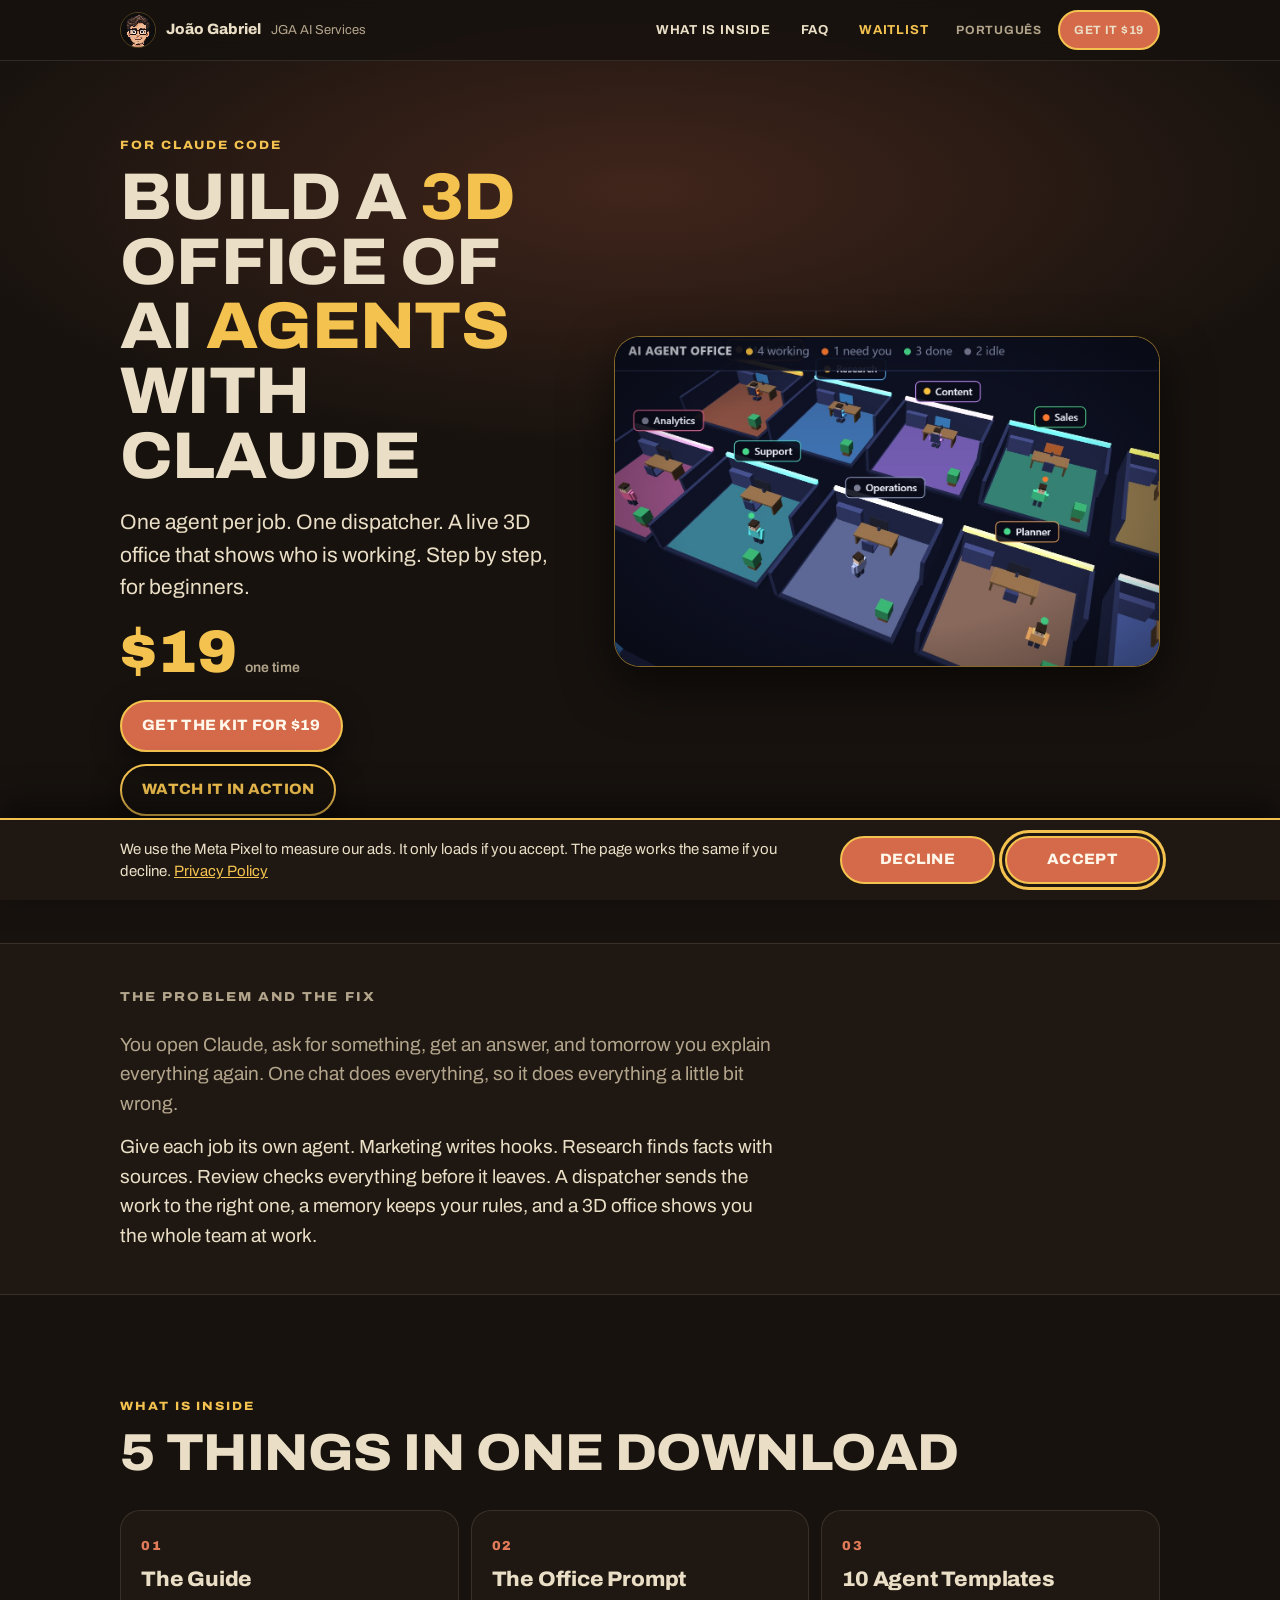
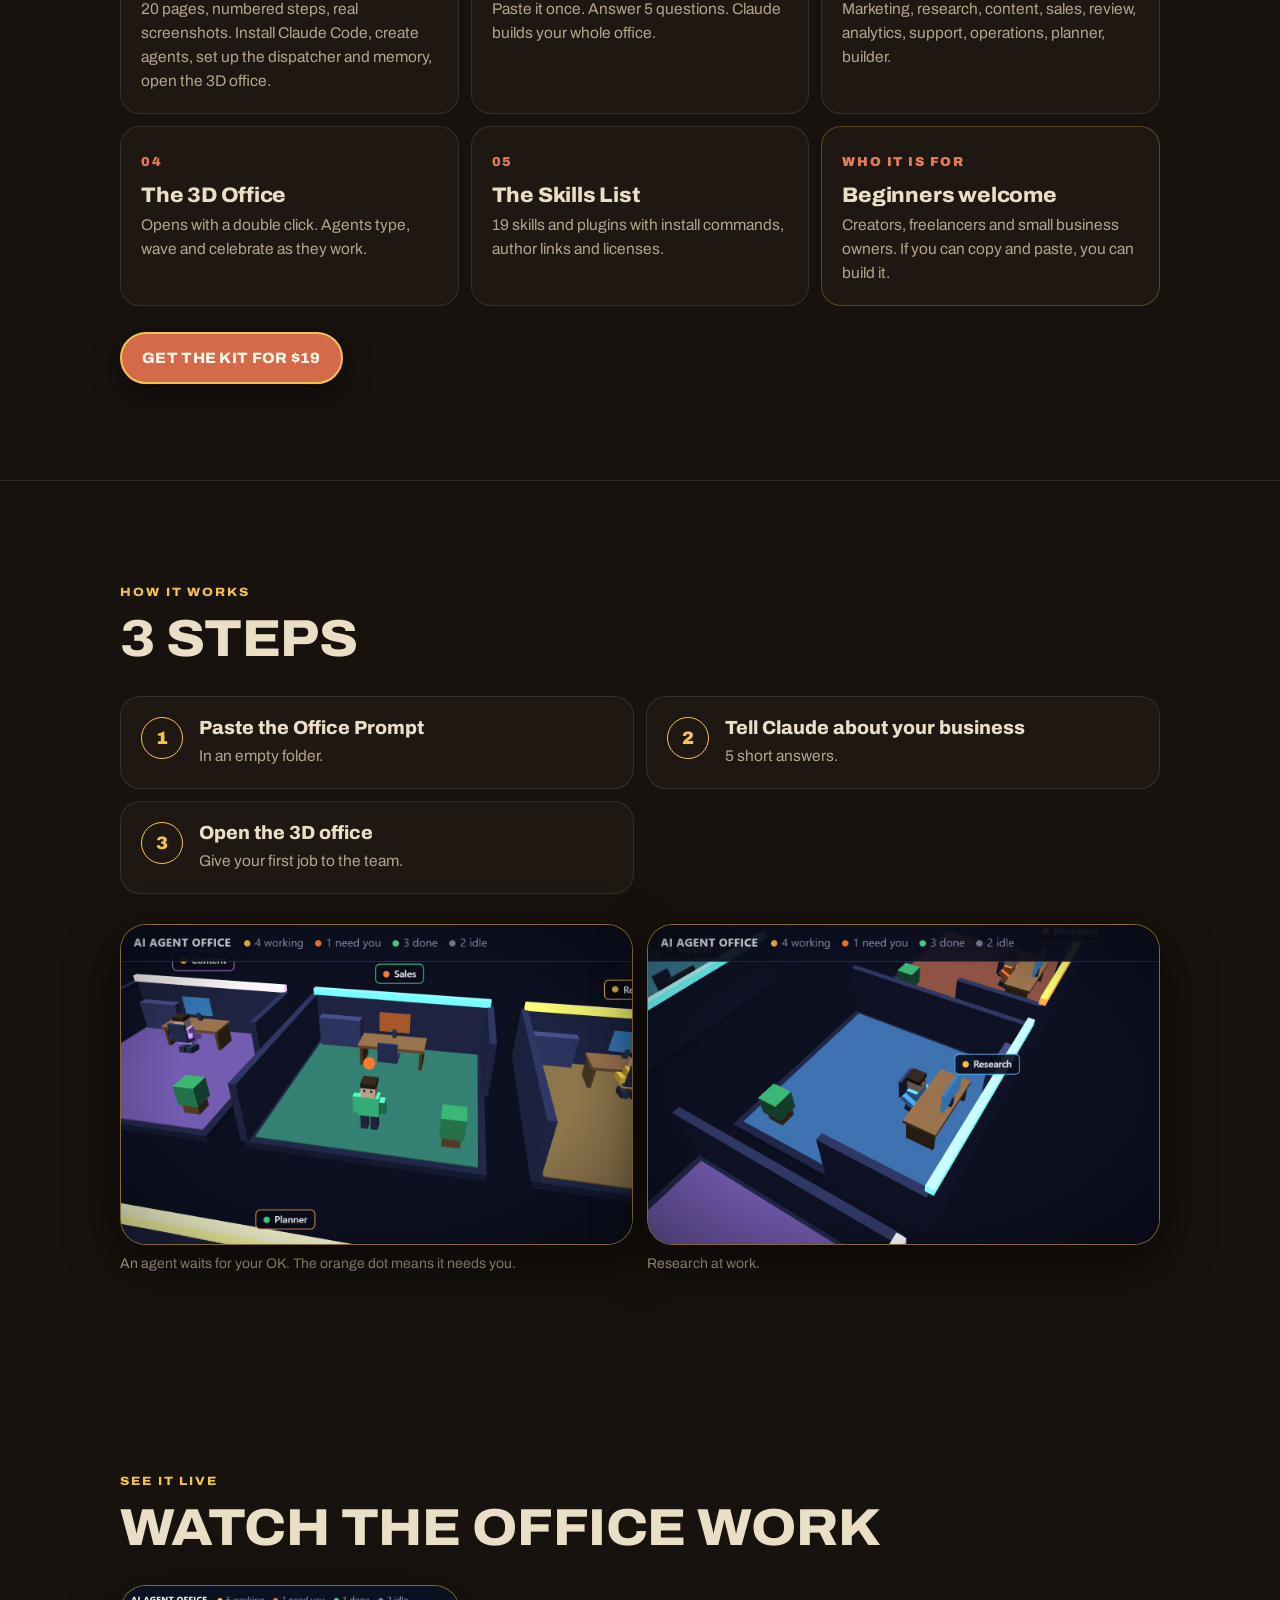
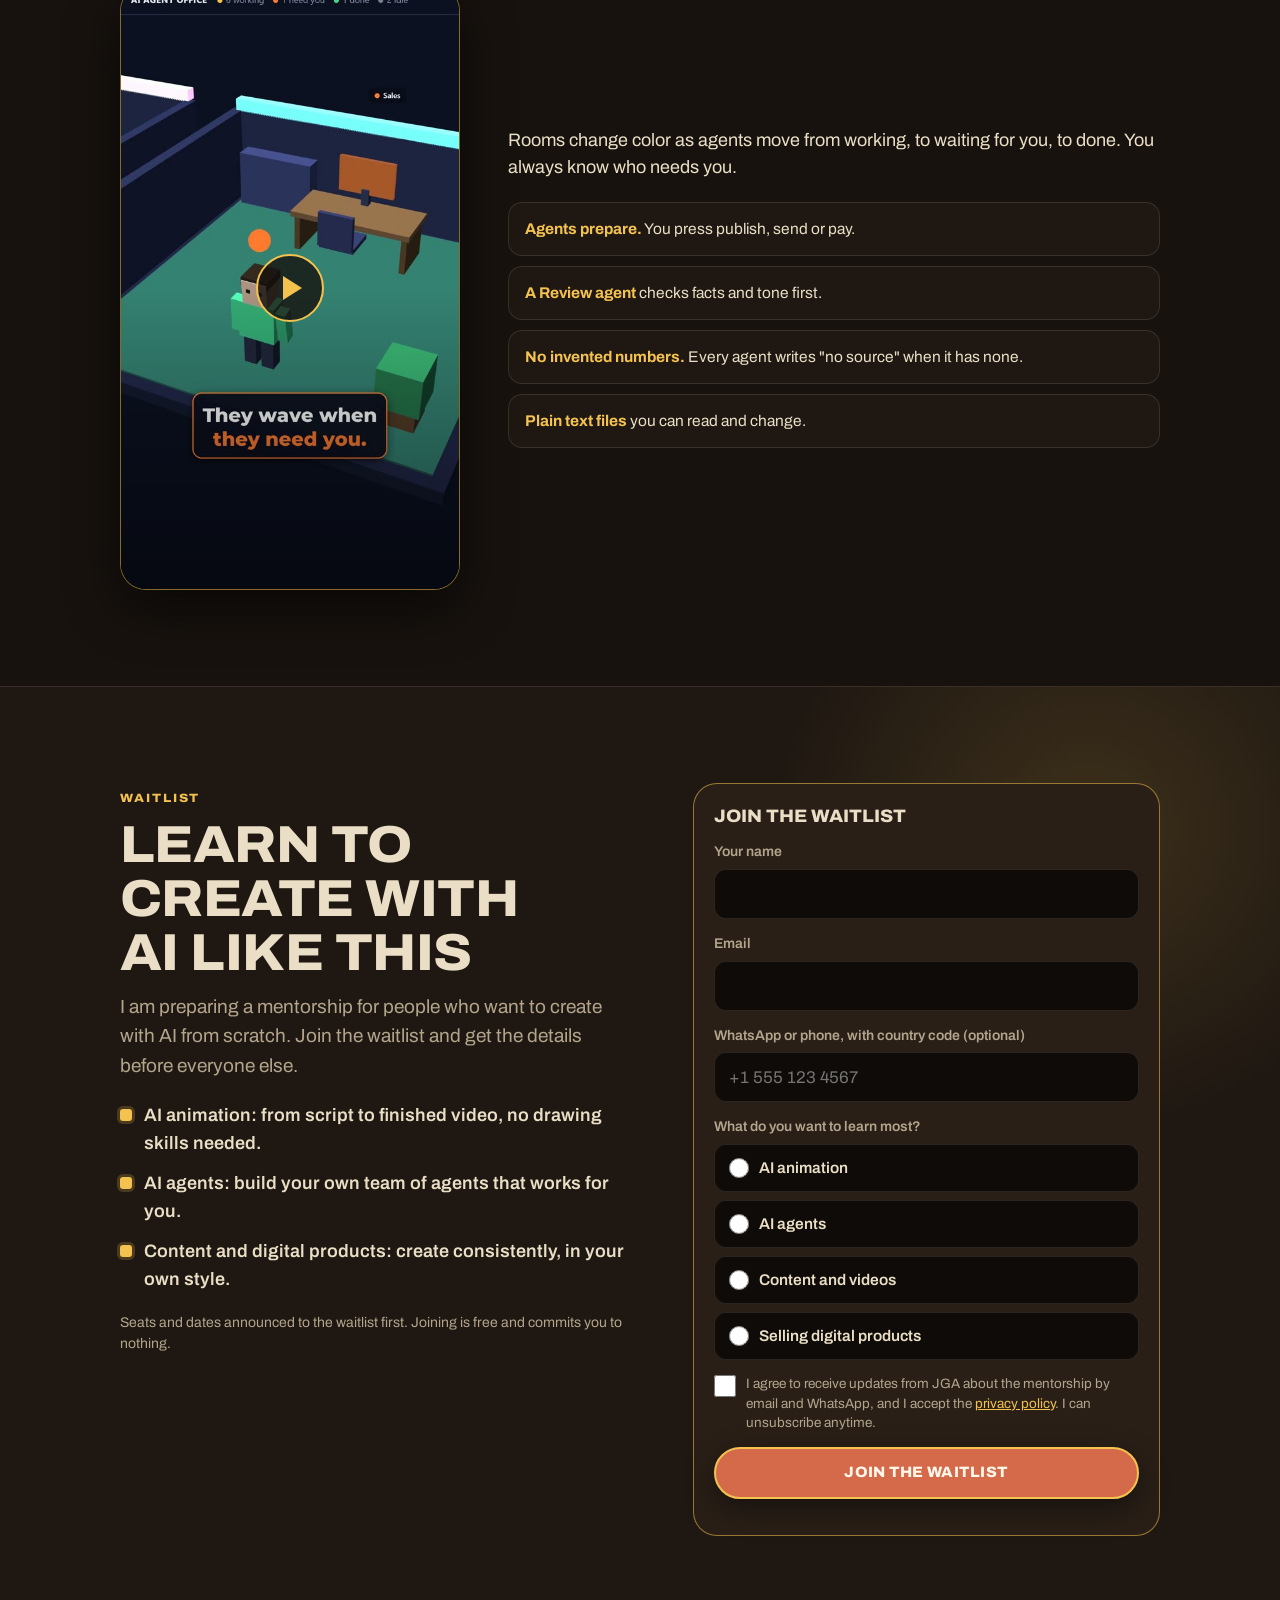
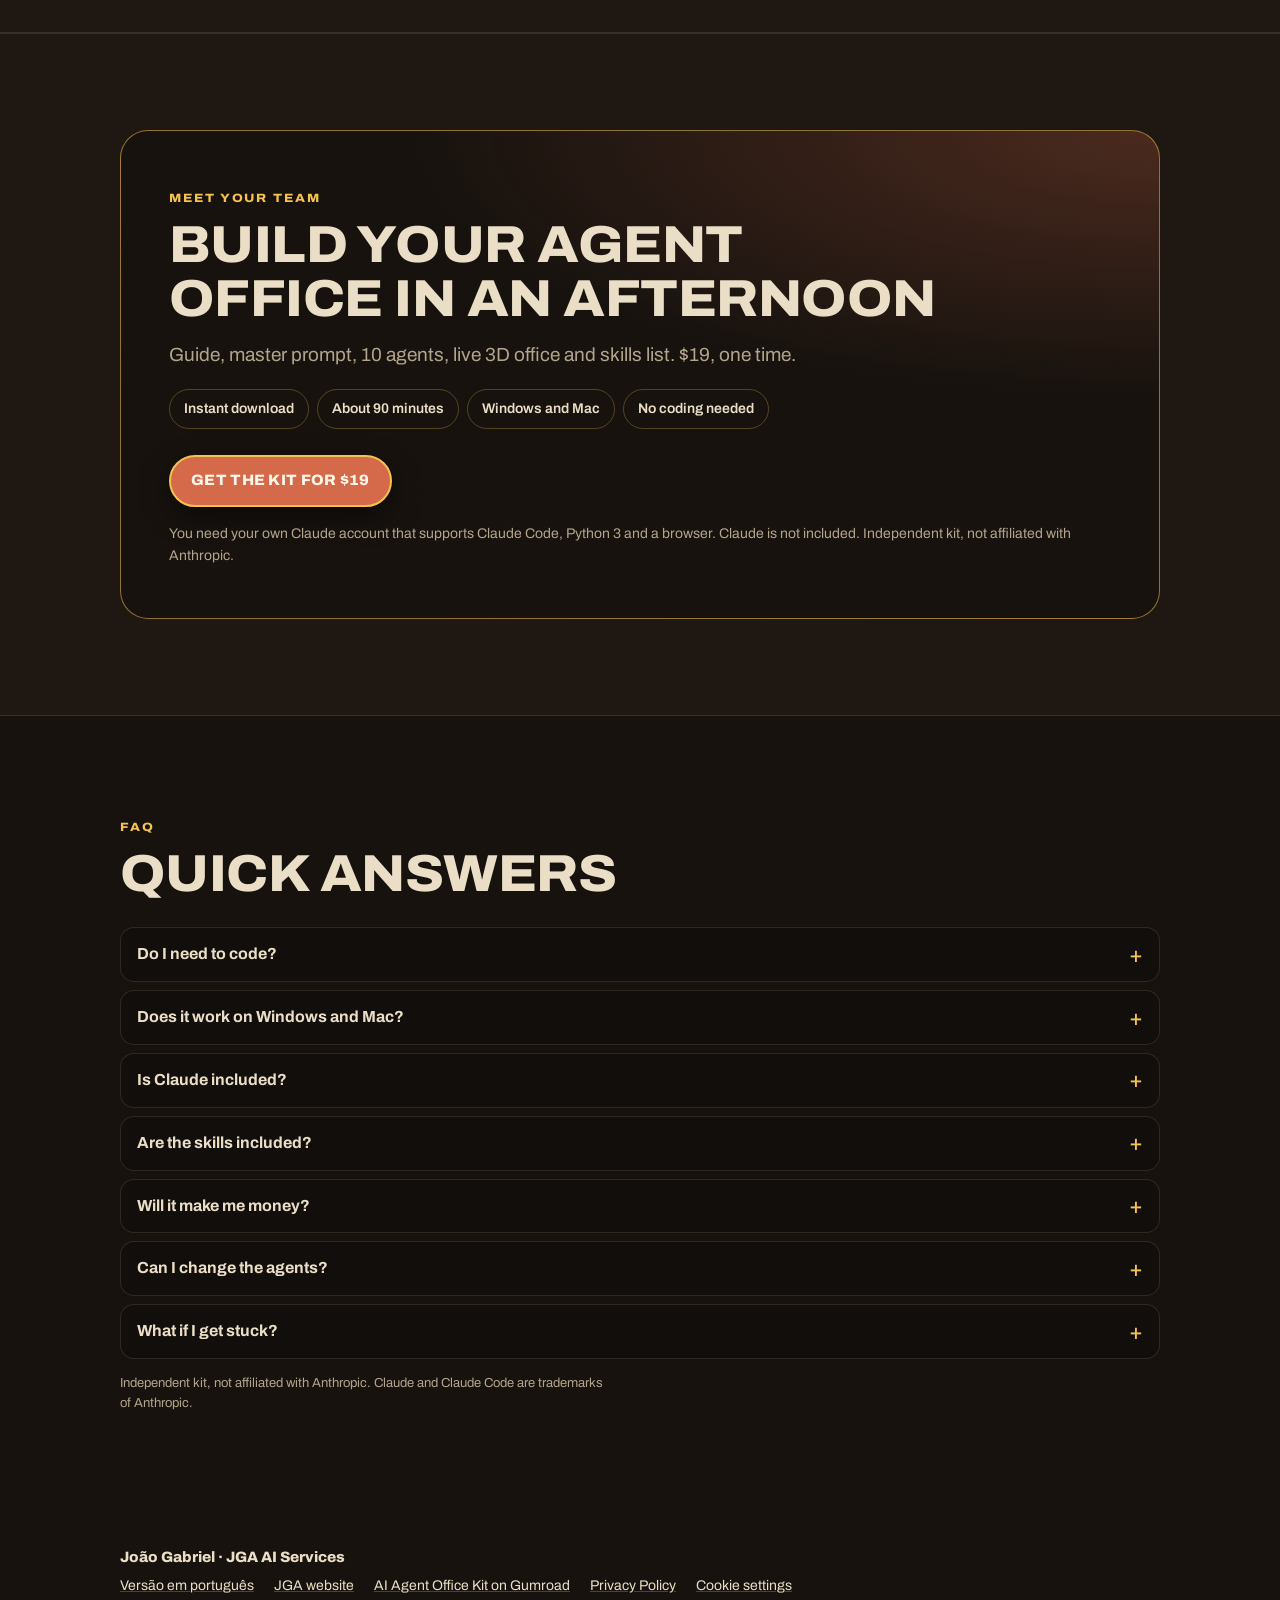
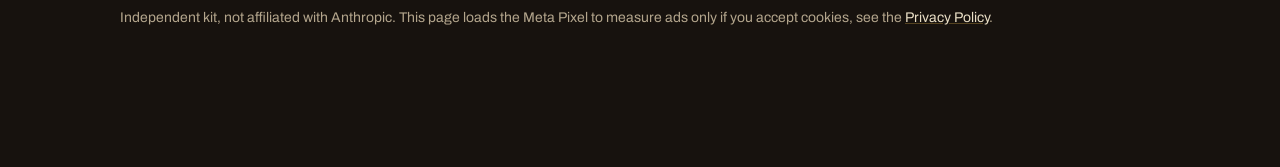
<file: en/index.html>
<!doctype html>
<html lang="en">
<head>
<meta charset="utf-8">
<meta name="viewport" content="width=device-width, initial-scale=1, viewport-fit=cover">
<title>AI Agent Office Kit: build a 3D office of AI agents with Claude</title>
<meta name="description" content="A step by step kit for beginners: guide, master prompt, 10 agent templates, a live 3D office and a skills list for Claude Code. $19.">
<meta name="theme-color" content="#17120e">
<meta property="og:title" content="AI Agent Office Kit: build a 3D office of AI agents with Claude">
<meta property="og:description" content="One agent per job, one dispatcher and a live 3D office that shows who is working. Step by step, for beginners. $19.">
<meta property="og:image" content="assets/office-1.jpg">
<link rel="icon" href="../assets/joao.jpg">
<link rel="alternate" hreflang="pt-BR" href="../">
<link rel="preconnect" href="https://fonts.googleapis.com"><link rel="preconnect" href="https://fonts.gstatic.com" crossorigin>
<link href="https://fonts.googleapis.com/css2?family=Archivo:wdth,wght@62..125,400..900&display=swap" rel="stylesheet">
<style>
:root{
  --ink:#17120e; --ink2:#1f1812; --ink3:#291f17; --cream:#eadfc6; --warm:#b3a58c; --terra:#d56a4a; --terra2:#e07a58; --gold:#f4c24f;
  --line:rgba(244,194,79,.28); --line2:rgba(234,223,198,.12); --ease:cubic-bezier(.2,.7,.2,1);
}
*{box-sizing:border-box;margin:0;padding:0}
html{scroll-behavior:smooth;scroll-padding-top:68px;-webkit-text-size-adjust:100%}
body{background:var(--ink);color:var(--cream);font:400 17px/1.55 "Archivo",system-ui,-apple-system,"Segoe UI",sans-serif;overflow-x:hidden;-webkit-font-smoothing:antialiased}
img{display:block;max-width:100%;height:auto}
a{color:inherit}
.cx{width:100%;max-width:1080px;margin:0 auto;padding:0 20px}
h1,h2,h3{font-weight:800;line-height:1.04;letter-spacing:-.01em;text-wrap:balance}
.kicker{display:inline-block;font:800 12px/1 "Archivo";font-stretch:112%;letter-spacing:.16em;text-transform:uppercase;color:var(--gold);margin-bottom:14px}
.h2{font-size:clamp(30px,7.4vw,52px);font-stretch:108%;text-transform:uppercase;margin-bottom:12px}
.sub{color:var(--warm);max-width:60ch;font-size:clamp(16px,4.2vw,19px)}
section{padding:68px 0}
em{font-style:normal;color:var(--gold)}

/* botoes: pilula terracota com borda dourada, como o CTA do reel */
.bt{display:inline-flex;align-items:center;justify-content:center;gap:8px;min-height:52px;padding:0 20px;border-radius:999px;border:2px solid var(--gold);background:var(--terra);color:#fff7ea;font:800 15px/1.15 "Archivo";font-stretch:104%;letter-spacing:.02em;text-align:center;text-transform:uppercase;text-decoration:none;cursor:pointer;box-shadow:0 10px 30px rgba(0,0,0,.45);transition:transform .25s var(--ease),background .2s,box-shadow .25s}
.bt:hover{background:var(--terra2);transform:translateY(-2px);box-shadow:0 14px 36px rgba(0,0,0,.55)}
.bt:active{transform:translateY(0) scale(.98)}
.bt.vaz{background:transparent;color:var(--gold)}
.bt.vaz:hover{background:rgba(244,194,79,.1)}
.bt:focus-visible,a:focus-visible,summary:focus-visible,input:focus-visible{outline:3px solid var(--gold);outline-offset:3px}
.bt[disabled]{opacity:.6;cursor:wait}

/* barra */
.barra{position:fixed;inset:0 0 auto 0;z-index:30;background:rgba(23,18,14,.82);backdrop-filter:blur(10px);-webkit-backdrop-filter:blur(10px);border-bottom:1px solid var(--line2)}
.barra .cx{display:flex;align-items:center;gap:12px;height:60px}
.barra .eu{display:flex;align-items:center;gap:10px;text-decoration:none;min-width:0}
.barra .eu img{width:36px;height:36px;border-radius:50%;border:1.5px solid var(--line);image-rendering:pixelated}
.barra .eu b{font-weight:800;font-size:15px;white-space:nowrap}
.barra .eu span{display:none;color:var(--warm);font-size:13px}
.barra nav{margin-left:auto;display:flex;align-items:center;gap:6px}
.barra nav a{font:700 13px/1 "Archivo";letter-spacing:.06em;text-transform:uppercase;text-decoration:none;color:var(--cream);padding:10px 12px;border-radius:999px}
.barra nav a.jga{border:1.5px solid var(--gold);color:var(--gold)}
.barra nav a.lk{display:none}

/* hero */
.hero{padding:96px 0 40px;position:relative;overflow:hidden}
.hero::before{content:"";position:absolute;inset:-20% -30% auto -30%;height:80%;background:radial-gradient(closest-side,rgba(213,106,74,.22),transparent 70%);pointer-events:none}
.hero .cx{position:relative;display:grid;gap:30px}
.hero h1{font-size:clamp(38px,11.2vw,66px);font-stretch:106%;text-transform:uppercase;line-height:.98}
.hero h1 .w{display:inline-block;opacity:0;transform:scale(1.06) translateY(10px)}
.js-ok .hero h1 .w{animation:pop .55s var(--ease) forwards;animation-delay:calc(var(--i)*70ms + 150ms)}
.hero .lead{margin-top:18px;font-size:clamp(17px,4.4vw,21px);color:var(--cream);max-width:40ch;opacity:.92}
.hero .acoes{display:flex;flex-direction:column;gap:12px;margin-top:26px}
.hero .peq{margin-top:14px;color:var(--warm);font-size:14px}
@keyframes pop{to{opacity:1;transform:none}}
.moldura{position:relative;border-radius:26px;overflow:hidden;border:1.5px solid rgba(244,194,79,.55);box-shadow:0 18px 50px rgba(0,0,0,.6);background:#000;aspect-ratio:1000/606}
.moldura img{width:100%;height:100%;object-fit:cover;transform:scale(1.07);transition:transform 6s var(--ease)}
.moldura.v img{transform:scale(1)}
.moldura::after{content:"";position:absolute;inset:0;pointer-events:none;background:radial-gradient(ellipse at center,transparent 55%,rgba(0,0,0,.38) 100%)}
.hero .moldura{aspect-ratio:1000/606}

/* numeros */
.nums{padding:44px 0;background:var(--ink2);border-block:1px solid var(--line2)}
.nums .tit{font:800 13px/1.5 "Archivo";font-stretch:112%;letter-spacing:.16em;text-transform:uppercase;color:var(--warm);margin-bottom:22px}
.nums ul{list-style:none;display:grid;grid-template-columns:1fr 1fr;gap:22px 16px}
.nums li strong{display:block;font:900 clamp(40px,12vw,64px)/1 "Archivo";font-stretch:100%;color:var(--gold);font-variant-numeric:tabular-nums}
.nums li span{display:block;margin-top:6px;color:var(--cream);font-size:15px;line-height:1.3}
.nums .fim{margin-top:24px;color:var(--warm);font-size:15px}

/* como funciona */
.passos{display:grid;gap:18px;margin-top:34px}
.passo{background:var(--ink2);border:1px solid var(--line2);border-radius:24px;overflow:hidden}
.passo .txt{padding:22px 22px 24px}
.passo .n{font:900 13px/1 "Archivo";font-stretch:112%;letter-spacing:.14em;color:var(--terra2)}
.passo h3{font-size:clamp(22px,6vw,28px);font-stretch:106%;text-transform:uppercase;margin:8px 0 8px}
.passo p{color:var(--warm);font-size:16px}
.passo .moldura{border-radius:0;border:0;border-bottom:1px solid var(--line);box-shadow:none;aspect-ratio:1000/606}
.codigo{margin:16px 0 0;padding:16px;border-radius:16px;background:#0f0b08;border:1px solid var(--line);font:13px/1.6 ui-monospace,SFMono-Regular,Menlo,Consolas,monospace;color:var(--cream);overflow-x:auto;white-space:pre}
.codigo b{color:var(--gold);font-weight:600}
.regra{margin-top:18px;padding:24px;border-radius:24px;border:1.5px solid var(--line);background:linear-gradient(180deg,rgba(213,106,74,.14),rgba(213,106,74,.04))}
.regra h3{font-size:clamp(22px,6vw,30px);font-stretch:106%;text-transform:uppercase}
.regra p{margin-top:8px;color:var(--cream)}

/* materiais */
.mat{background:linear-gradient(180deg,var(--ink) 0,var(--ink3) 100%);border-top:1px solid var(--line2)}
.caixas{display:grid;gap:16px;margin-top:30px}
.caixa{background:var(--ink2);border:1px solid var(--line2);border-radius:24px;padding:20px;transition:border-color .3s}
.caixa.aberta{border-color:var(--line)}
.cabeca{display:flex;gap:14px;align-items:flex-start}
.ic{flex:none;width:46px;height:46px;border-radius:14px;border:1.5px solid var(--line);background:rgba(244,194,79,.08) center/22px no-repeat url("data:image/svg+xml,%3Csvg xmlns='http://www.w3.org/2000/svg' viewBox='0 0 24 24' fill='none' stroke='%23f4c24f' stroke-width='2' stroke-linecap='round' stroke-linejoin='round'%3E%3Crect x='4' y='11' width='16' height='10' rx='2'/%3E%3Cpath d='M8 11V7a4 4 0 0 1 8 0v4'/%3E%3C/svg%3E")}
.caixa.aberta .ic{background-image:url("data:image/svg+xml,%3Csvg xmlns='http://www.w3.org/2000/svg' viewBox='0 0 24 24' fill='none' stroke='%23f4c24f' stroke-width='2' stroke-linecap='round' stroke-linejoin='round'%3E%3Crect x='4' y='11' width='16' height='10' rx='2'/%3E%3Cpath d='M8 11V7a4 4 0 0 1 7.5-2'/%3E%3C/svg%3E")}
.caixa.aberta .ic.abre{animation:pop .5s var(--ease)}
.cabeca .de{font:800 11px/1 "Archivo";font-stretch:112%;letter-spacing:.14em;text-transform:uppercase;color:var(--gold);margin-bottom:8px}
.cabeca h3{font-size:clamp(19px,5.2vw,24px);font-stretch:102%;line-height:1.12}
.caixa .resumo{margin:14px 0 16px;color:var(--warm);font-size:16px}
.caixa .abrir{width:100%}
.dentro{margin-top:16px;border-top:1px solid var(--line2);padding-top:14px;animation:entra .5s var(--ease)}
.dentro>p{color:var(--warm);font-size:15px;margin-bottom:12px}
@keyframes entra{from{opacity:0;transform:translateY(10px)}to{opacity:1;transform:none}}
details{border:1px solid var(--line2);border-radius:14px;margin-top:8px;background:rgba(0,0,0,.18)}
summary{cursor:pointer;list-style:none;padding:14px 44px 14px 16px;font-weight:700;font-size:16px;position:relative}
summary::-webkit-details-marker{display:none}
summary::after{content:"+";position:absolute;right:16px;top:50%;transform:translateY(-50%);color:var(--gold);font-size:22px;font-weight:500;transition:transform .25s}
details[open] summary::after{transform:translateY(-50%) rotate(45deg)}
details>div{padding:0 16px 16px;font-size:15.5px}
details p{margin-top:10px;color:var(--cream)}
details a{color:var(--gold);word-break:break-word}
code{font:13.5px/1.55 ui-monospace,SFMono-Regular,Menlo,Consolas,monospace;background:#0f0b08;border:1px solid var(--line2);border-radius:8px;padding:2px 6px;word-break:break-word;color:var(--cream)}
p>code:only-child{display:block;padding:12px;white-space:pre-wrap}
.aviso{margin:10px 0;color:#ff9a7e;font-size:14px}
#form-lead{margin-top:16px;padding:20px;border-radius:20px;background:var(--ink3);border:1.5px solid var(--line);display:grid;gap:14px}
#form-lead>b{font:800 18px/1.2 "Archivo";font-stretch:106%;text-transform:uppercase}
.campo{display:grid;gap:6px;font-weight:600;font-size:14px;color:var(--warm)}
.campo input{font:400 17px "Archivo";min-height:50px;padding:0 14px;border-radius:12px;border:1.5px solid var(--line2);background:#0f0b08;color:var(--cream)}
.campo input:focus{border-color:var(--gold)}
.oculto{position:absolute;left:-9999px;opacity:0}
.aceite{display:flex;gap:10px;align-items:flex-start;font-size:13.5px;color:var(--warm);line-height:1.45}
.aceite input{flex:none;width:22px;height:22px;margin-top:1px;accent-color:var(--terra)}
.aceite a{color:var(--gold)}
#msg-erro{color:#ff9a7e;font-size:14px;min-height:0}
.nota{color:var(--warm);font-size:13px}

/* sobre */
.sobre .cx{display:grid;gap:22px}
.sobre .foto{width:96px;height:96px;border-radius:24px;border:1.5px solid var(--line);image-rendering:pixelated}
.sobre p{color:var(--cream);max-width:58ch;margin-top:12px}

/* contratar */
.contratar{background:var(--ink2);border-block:1px solid var(--line2)}
.cartao{position:relative;overflow:hidden;border-radius:28px;border:1.5px solid rgba(244,194,79,.55);padding:30px 22px;background:radial-gradient(120% 90% at 100% 0,rgba(213,106,74,.28),transparent 60%),var(--ink)}
.cartao .h2{margin-bottom:14px}
.chips{list-style:none;display:flex;flex-wrap:wrap;gap:8px;margin:20px 0 26px}
.chips li{border:1px solid var(--line);border-radius:999px;padding:8px 14px;font-size:14px;font-weight:600;color:var(--cream)}
.cartao .acoes{display:flex;flex-direction:column;gap:12px}
.cartao .peq{margin-top:16px;color:var(--warm);font-size:14px}

footer{padding:40px 0 56px;color:var(--warm);font-size:14px}
footer .cx{display:grid;gap:10px}
footer a{color:var(--cream);text-decoration-color:var(--line)}
footer .marca{font:800 15px "Archivo";color:var(--cream)}

/* reveal ao rolar */
.js-ok .rv{opacity:0;transform:translateY(26px);transition:opacity .7s var(--ease),transform .7s var(--ease);transition-delay:var(--d,0ms)}
.js-ok .rv.v{opacity:1;transform:none}

@media (min-width:760px){
  body{font-size:18px}
  .barra .eu span{display:block}
  .barra nav a.lk{display:block}
  section{padding:96px 0}
  .hero{padding:130px 0 70px}
  .hero .cx{grid-template-columns:.9fr 1.1fr;align-items:center;gap:48px}
  .hero .acoes{flex-direction:row;flex-wrap:wrap}
  .nums ul{grid-template-columns:repeat(4,1fr)}
  .passos{grid-template-columns:1fr 1fr}
  .passo.largo{grid-column:1/-1;display:grid;grid-template-columns:1fr 1fr}
  .passo.largo .moldura{border-bottom:0;border-left:1px solid var(--line);aspect-ratio:auto;min-height:100%;order:2}
  .caixas{grid-template-columns:1fr 1fr;align-items:start}
  .sobre .cx{grid-template-columns:auto 1fr;gap:34px;align-items:start}
  .cartao{padding:52px 48px}
  .cartao .acoes{flex-direction:row;flex-wrap:wrap}
}
@media (prefers-reduced-motion:reduce){
  html{scroll-behavior:auto}
  .js-ok .rv,.hero h1 .w{opacity:1!important;transform:none!important;animation:none!important;transition:none!important}
  .moldura img{transform:none;transition:none}
  .dentro{animation:none}
}

/* v2: pagina de servicos */
.nums ul{grid-template-columns:repeat(3,1fr)}
.nums li strong{font-size:clamp(34px,10vw,60px)}
.nums li span{font-size:14px}
.sub+.grupo,.grupo+.grupo{margin-top:34px}
.grupo>h3{font:800 13px/1.3 "Archivo";font-stretch:112%;letter-spacing:.14em;text-transform:uppercase;color:var(--gold);margin:34px 0 4px}
.grupo>p{color:var(--warm);font-size:15px;margin-bottom:14px}
.servs{display:grid;gap:12px}
.serv{background:var(--ink2);border:1px solid var(--line2);border-radius:20px;padding:20px;display:flex;flex-direction:column;gap:8px;transition:border-color .3s,transform .3s var(--ease)}
.serv:hover{border-color:var(--line);transform:translateY(-3px)}
.serv h4{font:800 20px/1.15 "Archivo";font-stretch:104%}
.serv p{color:var(--cream);font-size:15.5px}
.serv .pra{color:var(--warm);font-size:14.5px}
.serv .pra b{color:var(--gold);font-weight:700}
.serv a{margin-top:auto;padding-top:6px;color:var(--gold);font-weight:700;font-size:14.5px;text-decoration:none}
.serv a:hover{text-decoration:underline}
.trabs{display:grid;gap:16px;margin-top:30px}
.trab{background:var(--ink2);border:1px solid var(--line2);border-radius:22px;overflow:hidden;display:flex;flex-direction:column}
.trab .moldura{border-radius:0;border:0;border-bottom:1px solid var(--line);box-shadow:none;aspect-ratio:3/2}
.trab .moldura::after{display:none}
.trab .tx{padding:18px 20px 22px;display:flex;flex-direction:column;gap:6px;flex:1}
.tag{font:800 11px/1 "Archivo";font-stretch:112%;letter-spacing:.14em;text-transform:uppercase;color:var(--terra2)}
.trab h4{font:800 19px/1.2 "Archivo"}
.trab p{color:var(--warm);font-size:15px}
.trab a.ver{margin-top:auto;padding-top:8px;color:var(--gold);font-weight:700;font-size:14.5px;text-decoration:none}
.sub2{font:800 13px/1.3 "Archivo";font-stretch:112%;letter-spacing:.14em;text-transform:uppercase;color:var(--gold);margin:44px 0 6px}
.reels{display:grid;grid-template-columns:repeat(3,1fr);gap:10px;margin-top:14px}
.reel{position:relative;aspect-ratio:9/16;border-radius:16px;overflow:hidden;border:1.5px solid var(--line);background:#000;padding:0;cursor:pointer;display:block}
.reel img,.reel video{width:100%;height:100%;object-fit:cover;display:block}
.reel .pl{position:absolute;inset:0;display:grid;place-items:center;background:linear-gradient(180deg,transparent 55%,rgba(0,0,0,.45))}
.reel .pl i{width:46px;height:46px;border-radius:50%;background:rgba(23,18,14,.78);border:1.5px solid var(--gold);display:grid;place-items:center}
.reel .pl i::before{content:"";margin-left:3px;border-left:13px solid var(--gold);border-block:8px solid transparent}
.dem{margin-top:44px;display:grid;gap:18px;padding:22px;border-radius:26px;border:1.5px solid var(--line);background:linear-gradient(180deg,rgba(213,106,74,.12),rgba(213,106,74,.03))}
.dem h3{font-size:clamp(22px,6vw,30px);font-stretch:106%;text-transform:uppercase}
.dem p{color:var(--cream);margin-top:8px;font-size:16px}
.dem .bt{margin-top:16px}
.como{display:grid;gap:12px;margin-top:30px;counter-reset:p}
.etapa{display:flex;gap:16px;background:var(--ink2);border:1px solid var(--line2);border-radius:20px;padding:20px}
.etapa::before{counter-increment:p;content:counter(p);flex:none;width:40px;height:40px;border-radius:50%;border:1.5px solid var(--gold);color:var(--gold);display:grid;place-items:center;font:900 18px "Archivo"}
.etapa h4{font:800 19px/1.2 "Archivo"}
.etapa p{color:var(--warm);font-size:15.5px;margin-top:4px}
.garantias{display:flex;flex-wrap:wrap;gap:8px;margin-top:22px}
.garantias span{border:1px solid var(--line);border-radius:999px;padding:8px 14px;font-size:14px;font-weight:600}
.contratar{background:var(--ink2);border-block:1px solid var(--line2)}
.sec-alt{background:var(--ink)}
@media (min-width:760px){
  .servs{grid-template-columns:repeat(3,1fr)}
  .servs.q{grid-template-columns:repeat(2,1fr)}
  .trabs{grid-template-columns:repeat(3,1fr)}
  .reels{grid-template-columns:repeat(6,1fr)}
  .dem{grid-template-columns:1.1fr .9fr;align-items:center;padding:34px;gap:34px}
  .como{grid-template-columns:1fr 1fr}
}
.barra nav a.lk{display:none}
@media (min-width:900px){.barra nav a.lk{display:block}}

.barra nav a.lk{display:none}
.barra nav a.pt{font-size:12px;padding:9px 10px;color:var(--warm)}
.barra nav a.bt{white-space:nowrap;min-height:40px;padding:0 14px;font-size:12px;box-shadow:none}
.price{display:inline-block;margin-top:18px;font:900 clamp(40px,11vw,60px)/1 "Archivo";color:var(--gold)}
.price small{font:600 14px "Archivo";color:var(--warm);margin-left:8px}
.hero .acoes{margin-top:18px}
.cards{display:grid;gap:12px;margin-top:30px}
.card{background:var(--ink2);border:1px solid var(--line2);border-radius:20px;padding:20px}
.card .n{font:900 13px/1 "Archivo";letter-spacing:.14em;color:var(--terra2)}
.card h3{font-size:21px;font-stretch:104%;margin:8px 0 6px;line-height:1.15}
.card p{color:var(--warm);font-size:15.5px}
.prints{display:grid;gap:14px;margin-top:30px}
.prints .moldura{aspect-ratio:1280/800}
.prints .moldura img{transform:none}
.prints figcaption{color:var(--warm);font-size:14px;margin-top:8px}
.vid{display:grid;gap:22px;align-items:center;margin-top:30px}
.vbtn{position:relative;display:block;width:100%;max-width:340px;margin:0 auto;aspect-ratio:9/16;border-radius:26px;overflow:hidden;border:1.5px solid rgba(244,194,79,.55);background:#000;padding:0;cursor:pointer;box-shadow:0 18px 50px rgba(0,0,0,.6)}
.vbtn img,.vbtn video{width:100%;height:100%;object-fit:cover;display:block}
.vbtn .pl{position:absolute;inset:0;display:grid;place-items:center;background:linear-gradient(180deg,transparent 50%,rgba(0,0,0,.5))}
.vbtn .pl i{width:68px;height:68px;border-radius:50%;background:rgba(23,18,14,.8);border:2px solid var(--gold);display:grid;place-items:center}
.vbtn .pl i::before{content:"";margin-left:5px;border-left:19px solid var(--gold);border-block:12px solid transparent}
.vid p{color:var(--cream)}
.lista{list-style:none;display:grid;gap:10px;margin-top:20px}
.lista li{padding:14px 16px;border:1px solid var(--line2);border-radius:14px;background:var(--ink2);font-size:15.5px;color:var(--cream)}
.lista li b{color:var(--gold)}
.faq{margin-top:26px}
footer .links{display:flex;flex-wrap:wrap;gap:8px 20px}
.aviso2{color:var(--warm);font-size:13px;margin-top:14px;max-width:70ch}
@media (min-width:760px){
 .barra nav a.lk{display:block}
 .cards{grid-template-columns:repeat(3,1fr)}
 .prints{grid-template-columns:1fr 1fr;align-items:start}
 .vid{grid-template-columns:340px 1fr;gap:48px}
}
.campo{display:grid;gap:6px;font-weight:600;font-size:14px;color:var(--warm)}
.campo input{font:400 17px "Archivo";min-height:50px;padding:0 14px;border-radius:12px;border:1.5px solid var(--line2);background:#0f0b08;color:var(--cream)}
.campo input:focus{border-color:var(--gold)}
.oculto{position:absolute;left:-9999px;opacity:0}
.aceite{display:flex;gap:10px;align-items:flex-start;font-size:13.5px;color:var(--warm);line-height:1.45}
.aceite input{flex:none;width:22px;height:22px;margin-top:1px;accent-color:var(--terra)}
.aceite a{color:var(--gold)}
.espera{background:var(--ink2);border-block:1px solid var(--line2);position:relative;overflow:hidden}
.espera::before{content:"";position:absolute;inset:-30% -20% auto auto;width:70%;height:90%;background:radial-gradient(closest-side,rgba(244,194,79,.14),transparent 70%);pointer-events:none}
.espera .cx{position:relative;display:grid;gap:28px}
.espera ul{list-style:none;display:grid;gap:12px;margin-top:22px}
.espera li{display:flex;gap:12px;align-items:flex-start;font-weight:600;color:var(--cream)}
.espera li::before{content:"";flex:none;width:12px;height:12px;margin-top:7px;border-radius:3px;background:var(--gold);box-shadow:0 0 0 3px rgba(244,194,79,.2)}
.espera .peq{margin-top:18px;color:var(--warm);font-size:14px}
#form-espera{padding:22px 20px;border-radius:24px;background:var(--ink3);border:1.5px solid rgba(244,194,79,.55);display:grid;gap:14px}
#form-espera>b{font:800 18px/1.2 "Archivo";font-stretch:106%;text-transform:uppercase}
#form-espera fieldset{border:0;display:grid;gap:8px}
#form-espera legend{font-weight:600;font-size:14px;color:var(--warm);margin-bottom:6px}
.opc{display:flex;align-items:center;gap:10px;min-height:48px;padding:0 14px;border-radius:12px;border:1.5px solid var(--line2);background:#0f0b08;font-weight:600;font-size:15.5px;cursor:pointer;transition:border-color .2s,background .2s}
.opc:hover{border-color:var(--line)}
.opc input{width:20px;height:20px;accent-color:var(--terra);flex:none}
.opc:has(input:checked){border-color:var(--gold);background:rgba(244,194,79,.08)}
.opc:has(input:focus-visible){outline:3px solid var(--gold);outline-offset:2px}
#msg-espera{color:#ff9a7e;font-size:14px}
.ok-espera{display:none;padding:26px 22px;border-radius:24px;border:1.5px solid var(--gold);background:var(--ink3)}
.ok-espera h3{font-size:26px;text-transform:uppercase;font-stretch:106%;color:var(--gold);margin-bottom:10px}
.ok-espera p{color:var(--cream)}
.espera.enviado #form-espera{display:none}
.espera.enviado .ok-espera{display:block}
@media(min-width:860px){.espera .cx{grid-template-columns:1.05fr .95fr;gap:56px;align-items:start}}

/* aviso de cookies */
.ck{position:fixed;left:0;right:0;bottom:0;z-index:60;background:var(--ink2);border-top:2px solid var(--gold);box-shadow:0 -12px 36px rgba(0,0,0,.55);padding:16px 0 calc(16px + env(safe-area-inset-bottom))}
.ck[hidden]{display:none}
.ck .cx{display:grid;gap:12px}
.ck p{font-size:15px;line-height:1.5;color:var(--cream)}
.ck a{color:var(--gold)}
.ck .bs{display:grid;grid-template-columns:1fr 1fr;gap:10px}
.ck .bt{min-height:48px;padding:0 14px;box-shadow:none}
body.ck-on{padding-bottom:var(--ckh,190px)}
.linkbtn{background:none;border:0;padding:0;font:inherit;color:var(--cream);text-decoration:underline;text-decoration-color:var(--line);cursor:pointer}
@media(min-width:760px){.ck .cx{grid-template-columns:1fr auto;align-items:center;gap:28px}.ck .bs{min-width:320px}}
</style>
<script>
window.jgaPixel=function(){
if(window.jgaPixelOn)return;window.jgaPixelOn=1;
!function(f,b,e,v,n,t,s){if(f.fbq)return;n=f.fbq=function(){n.callMethod?n.callMethod.apply(n,arguments):n.queue.push(arguments)};if(!f._fbq)f._fbq=n;n.push=n;n.loaded=!0;n.version='2.0';n.queue=[];t=b.createElement(e);t.async=!0;t.src=v;s=b.getElementsByTagName(e)[0];s.parentNode.insertBefore(t,s)}(window,document,'script','https://connect.facebook.net/en_US/fbevents.js');
fbq('init','1138422325458467');fbq('track','PageView');fbq('track','ViewContent',{content_name:'AI Agent Office Kit',content_type:'product',value:19,currency:'USD'});
};
</script>
</head>
<body>
<header class="barra"><div class="cx">
  <a class="eu" href="#topo"><img src="../assets/joao.jpg" alt="" width="36" height="36"><b>João Gabriel</b><span>JGA AI Services</span></a>
  <nav aria-label="Main">
    <a class="lk" href="#inside">What is inside</a>
    <a class="lk" href="#faq">FAQ</a>
    <a class="lk" href="#waitlist" style="color:var(--gold)">Waitlist</a>
    <a class="pt" href="../" hreflang="pt-BR" lang="pt-BR">Português</a>
    <a class="bt" href="https://lendasgringo.gumroad.com/l/myeirv" target="_blank" rel="noopener">Get it $19</a>
  </nav>
</div></header>
<main id="topo">
<section class="hero"><div class="cx">
  <div>
    <span class="kicker rv">For Claude Code</span>
    <h1 id="h1" data-palavras>Build a 3D office of AI agents with Claude</h1>
    <p class="lead rv" style="--d:500ms">One agent per job. One dispatcher. A live 3D office that shows who is working. Step by step, for beginners.</p>
    <div class="rv" style="--d:600ms"><span class="price">$19<small>one time</small></span></div>
    <div class="acoes rv" style="--d:650ms">
      <a class="bt" href="https://lendasgringo.gumroad.com/l/myeirv" target="_blank" rel="noopener">Get the kit for $19</a>
      <a class="bt vaz" href="#video">Watch it in action</a>
    </div>
    <p class="peq rv" style="--d:750ms">Instant download. About 90 minutes to build. Works with Claude Code.<br>Independent kit, not affiliated with Anthropic.</p>
  </div>
  <div class="moldura rv" style="--d:300ms"><img src="assets/office-1.jpg" width="1280" height="800" alt="The 3D office with one room per AI agent: Marketing, Research, Content, Sales, Planner and more" fetchpriority="high"></div>
</div></section>

<section class="nums"><div class="cx">
  <p class="tit rv">The problem and the fix</p>
  <p class="sub rv">You open Claude, ask for something, get an answer, and tomorrow you explain everything again. One chat does everything, so it does everything a little bit wrong.</p>
  <p class="sub rv" style="margin-top:14px;color:var(--cream)">Give each job its own agent. Marketing writes hooks. Research finds facts with sources. Review checks everything before it leaves. A dispatcher sends the work to the right one, a memory keeps your rules, and a 3D office shows you the whole team at work.</p>
</div></section>

<section id="inside" aria-labelledby="h-in"><div class="cx">
  <span class="kicker rv">What is inside</span>
  <h2 class="h2 rv" id="h-in">5 things in one download</h2>
  <div class="cards">
    <article class="card rv"><span class="n">01</span><h3>The Guide</h3><p>20 pages, numbered steps, real screenshots. Install Claude Code, create agents, set up the dispatcher and memory, open the 3D office.</p></article>
    <article class="card rv" style="--d:70ms"><span class="n">02</span><h3>The Office Prompt</h3><p>Paste it once. Answer 5 questions. Claude builds your whole office.</p></article>
    <article class="card rv" style="--d:140ms"><span class="n">03</span><h3>10 Agent Templates</h3><p>Marketing, research, content, sales, review, analytics, support, operations, planner, builder.</p></article>
    <article class="card rv"><span class="n">04</span><h3>The 3D Office</h3><p>Opens with a double click. Agents type, wave and celebrate as they work.</p></article>
    <article class="card rv" style="--d:70ms"><span class="n">05</span><h3>The Skills List</h3><p>19 skills and plugins with install commands, author links and licenses.</p></article>
    <article class="card rv" style="--d:140ms;border-color:var(--line)"><span class="n">WHO IT IS FOR</span><h3>Beginners welcome</h3><p>Creators, freelancers and small business owners. If you can copy and paste, you can build it.</p></article>
  </div>
  <div class="rv" style="margin-top:26px"><a class="bt" href="https://lendasgringo.gumroad.com/l/myeirv" target="_blank" rel="noopener">Get the kit for $19</a></div>
</div></section>

<section id="how" class="sec-alt" style="border-top:1px solid var(--line2)"><div class="cx">
  <span class="kicker rv">How it works</span>
  <h2 class="h2 rv">3 steps</h2>
  <div class="como">
    <div class="etapa rv"><div><h4>Paste the Office Prompt</h4><p>In an empty folder.</p></div></div>
    <div class="etapa rv" style="--d:70ms"><div><h4>Tell Claude about your business</h4><p>5 short answers.</p></div></div>
    <div class="etapa rv" style="--d:140ms"><div><h4>Open the 3D office</h4><p>Give your first job to the team.</p></div></div>
  </div>
  <div class="prints">
    <figure class="rv"><div class="moldura"><img src="assets/office-3.jpg" width="1280" height="800" loading="lazy" alt="A Sales agent waiting for approval in its own room of the 3D office"></div><figcaption>An agent waits for your OK. The orange dot means it needs you.</figcaption></figure>
    <figure class="rv" style="--d:80ms"><div class="moldura"><img src="assets/office-2.jpg" width="1280" height="800" loading="lazy" alt="The Research agent working at its desk"></div><figcaption>Research at work.</figcaption></figure>
  </div>
</div></section>

<section id="video" aria-labelledby="h-v"><div class="cx">
  <span class="kicker rv">See it live</span>
  <h2 class="h2 rv" id="h-v">Watch the office work</h2>
  <div class="vid">
    <button class="vbtn rv" type="button" id="vbtn" aria-label="Play the video"><img src="assets/kit-video.jpg" width="540" height="960" alt="Video: the 3D office changing colors as agents work"><span class="pl"><i></i></span></button>
    <div class="rv">
      <p>Rooms change color as agents move from working, to waiting for you, to done. You always know who needs you.</p>
      <ul class="lista">
        <li><b>Agents prepare.</b> You press publish, send or pay.</li>
        <li><b>A Review agent</b> checks facts and tone first.</li>
        <li><b>No invented numbers.</b> Every agent writes "no source" when it has none.</li>
        <li><b>Plain text files</b> you can read and change.</li>
      </ul>
    </div>
  </div>
</div></section>

<span id="lista-espera" aria-hidden="true"></span>
<section class="espera" id="waitlist" aria-labelledby="h-esp">
  <div class="cx">
    <div class="rv">
      <span class="kicker">Waitlist</span>
      <h2 class="h2" id="h-esp">Learn to create with AI like this</h2>
      <p class="sub">I am preparing a mentorship for people who want to create with AI from scratch. Join the waitlist and get the details before everyone else.</p>
      <ul>
        <li>AI animation: from script to finished video, no drawing skills needed.</li>
        <li>AI agents: build your own team of agents that works for you.</li>
        <li>Content and digital products: create consistently, in your own style.</li>
      </ul>
      <p class="peq">Seats and dates announced to the waitlist first. Joining is free and commits you to nothing.</p>
    </div>
    <div class="rv" style="--d:120ms">
      <form id="form-espera" novalidate>
        <b>Join the waitlist</b>
        <label class="campo">Your name<input name="nome" type="text" autocomplete="name" required></label>
        <label class="campo">Email<input name="email" type="email" autocomplete="email" inputmode="email" required></label>
        <label class="campo">WhatsApp or phone, with country code (optional)<input name="whatsapp" type="tel" autocomplete="tel" inputmode="tel" placeholder="+1 555 123 4567"></label>
        <fieldset>
          <legend>What do you want to learn most?</legend>
          <label class="opc"><input type="radio" name="quer" value="AI animation" required>AI animation</label>
          <label class="opc"><input type="radio" name="quer" value="AI agents">AI agents</label>
          <label class="opc"><input type="radio" name="quer" value="content and videos">Content and videos</label>
          <label class="opc"><input type="radio" name="quer" value="selling digital products">Selling digital products</label>
        </fieldset>
        <input class="oculto" name="site_url" tabindex="-1" autocomplete="off" aria-hidden="true">
        <label class="aceite"><input type="checkbox" name="consentimento" required><span>I agree to receive updates from JGA about the mentorship by email and WhatsApp, and I accept the <a href="privacy/" target="_blank" rel="noopener">privacy policy</a>. I can unsubscribe anytime.</span></label>
        <button class="bt" type="submit">Join the waitlist</button>
        <p id="msg-espera" role="alert"></p>
      </form>
      <div class="ok-espera" id="ok-espera" role="status" tabindex="-1">
        <h3>You are on the list</h3>
        <p>Done, your name is in. When seats and dates are out, you hear first.</p>
        <p style="margin-top:16px"><a class="bt vaz" href="#topo">Back to the kit</a></p>
      </div>
    </div>
  </div>
</section>

<section class="contratar"><div class="cx">
  <div class="cartao rv">
    <span class="kicker">Meet your team</span>
    <h2 class="h2">Build your agent office in an afternoon</h2>
    <p class="sub">Guide, master prompt, 10 agents, live 3D office and skills list. $19, one time.</p>
    <ul class="chips"><li>Instant download</li><li>About 90 minutes</li><li>Windows and Mac</li><li>No coding needed</li></ul>
    <div class="acoes"><a class="bt" href="https://lendasgringo.gumroad.com/l/myeirv" target="_blank" rel="noopener">Get the kit for $19</a></div>
    <p class="peq">You need your own Claude account that supports Claude Code, Python 3 and a browser. Claude is not included. Independent kit, not affiliated with Anthropic.</p>
  </div>
</div></section>

<section id="faq" aria-labelledby="h-faq"><div class="cx">
  <span class="kicker rv">FAQ</span>
  <h2 class="h2 rv" id="h-faq">Quick answers</h2>
  <div class="faq rv">
    <details><summary>Do I need to code?</summary><div><p>No. The guide explains each step and the prompt does the heavy work.</p></div></details>
    <details><summary>Does it work on Windows and Mac?</summary><div><p>Yes. Commands for both are in the guide.</p></div></details>
    <details><summary>Is Claude included?</summary><div><p>No. You need your own Claude account that supports Claude Code.</p></div></details>
    <details><summary>Are the skills included?</summary><div><p>The list links to each author's page with install steps and the license. We do not resell other people's work.</p></div></details>
    <details><summary>Will it make me money?</summary><div><p>The kit saves time organizing your work. We do not promise income or results.</p></div></details>
    <details><summary>Can I change the agents?</summary><div><p>Yes. They are plain text files made to be edited.</p></div></details>
    <details><summary>What if I get stuck?</summary><div><p>The guide has a troubleshooting page, and you can message us on Gumroad.</p></div></details>
  </div>
  <p class="aviso2">Independent kit, not affiliated with Anthropic. Claude and Claude Code are trademarks of Anthropic.</p>
</div></section>
</main>
<footer><div class="cx">
  <span class="marca">João Gabriel · JGA AI Services</span>
  <div class="links"><a href="../" hreflang="pt-BR" lang="pt-BR">Versão em português</a><a href="https://gojira1998.github.io/jga-site/" target="_blank" rel="noopener">JGA website</a><a href="https://lendasgringo.gumroad.com/l/myeirv" target="_blank" rel="noopener">AI Agent Office Kit on Gumroad</a><a href="privacy/">Privacy Policy</a><button type="button" class="linkbtn" id="ck-set">Cookie settings</button></div>
  <span>Independent kit, not affiliated with Anthropic. This page loads the Meta Pixel to measure ads only if you accept cookies, see the <a href="privacy/">Privacy Policy</a>.</span>
</div></footer>
<script>
(function(){
  var calmo=matchMedia("(prefers-reduced-motion: reduce)").matches, raiz=document.documentElement;
  if(!calmo) raiz.classList.add("js-ok");
  var h1=document.querySelector("[data-palavras]");
  if(h1&&!calmo){var d={"3d":1,"agents":1},i=0;h1.innerHTML=h1.textContent.split(" ").map(function(w){var k=w.toLowerCase().replace(/[^a-z0-9]/g,"");return '<span class="w" style="--i:'+(i++)+(d[k]?";color:var(--gold)":"")+'">'+w+"</span>"}).join(" ")}
  var alvos=[].slice.call(document.querySelectorAll(".rv, .moldura"));
  if("IntersectionObserver" in window&&!calmo){var io=new IntersectionObserver(function(es){es.forEach(function(e){if(e.isIntersecting){e.target.classList.add("v");io.unobserve(e.target)}})},{threshold:.15,rootMargin:"0px 0px -6% 0px"});alvos.forEach(function(a){io.observe(a)})}
  else alvos.forEach(function(a){a.classList.add("v")});
  var vb=document.getElementById("vbtn");
  vb.addEventListener("click",function(){var v=document.createElement("video");v.src="assets/kit-video.mp4";v.controls=true;v.autoplay=true;v.playsInline=true;v.setAttribute("playsinline","");v.loop=true;vb.innerHTML="";vb.appendChild(v);vb.style.cursor="default";v.play&&v.play().catch(function(){})},{once:true});
})();
</script>
<script src="../leads-config.js"></script>
<script>
(function(){
  var fe=document.getElementById("form-espera"); if(!fe) return;
  var me=document.getElementById("msg-espera"), be=fe.querySelector("button"), ini=Date.now(), p=new URLSearchParams(location.search);
  var sec=document.getElementById("waitlist");
  if(location.hash==="#lista-espera") setTimeout(function(){sec.scrollIntoView()},50);
  window.addEventListener("hashchange",function(){if(location.hash==="#lista-espera")sec.scrollIntoView()});
  fe.addEventListener("submit",function(ev){
    ev.preventDefault(); me.textContent="";
    var f=new FormData(fe); if(f.get("site_url")) return;
    var nome=(f.get("nome")||"").trim(), email=(f.get("email")||"").trim().toLowerCase(), wa=(f.get("whatsapp")||"").replace(/\D/g,""), quer=f.get("quer");
    if(Date.now()-ini<3000){me.textContent="Wait a second and send again.";return}
    if(nome.length<2){me.textContent="Enter your name.";return}
    if(!/^[^@\s]+@[^@\s]+\.[^@\s]{2,}$/.test(email)){me.textContent="Check your email.";return}
    if(wa&&(wa.length<10||wa.length>13)){me.textContent="Check the phone number (10 to 13 digits, with country code), or leave it blank.";return}
    if(!quer){me.textContent="Pick what you want to learn most.";return}
    if(!f.get("consentimento")){me.textContent="Tick the box to join.";return}
    var cfg=window.JGA_LEADS||{};
    if(!cfg.url||!cfg.anonKey){me.textContent="The list is being set up. Try again later.";return}
    var ref="direct"; try{if(document.referrer)ref=new URL(document.referrer).hostname}catch(e){}
    be.disabled=true; be.textContent="Sending...";
    fetch(cfg.url.replace(/\/$/,"")+"/rest/v1/"+(cfg.tabela||"leads"),{
      method:"POST",
      headers:{"Content-Type":"application/json","apikey":cfg.anonKey,"Authorization":"Bearer "+cfg.anonKey,"Prefer":"return=minimal"},
      body:JSON.stringify({nome:nome,whatsapp:wa||"0000000000",email:email,post_slug:"waitlist-mentorship-en",mentoria:true,consentimento:true,origem:("quer: "+quer+" | "+(p.get("utm_source")||ref)).slice(0,120)})
    }).then(function(r){
      if(!r.ok&&r.status!==409) throw new Error("status "+r.status);
      sec.classList.add("enviado"); document.getElementById("ok-espera").focus({preventScroll:true});
      if(window.fbq) fbq("track","Lead",{content_name:"waitlist-mentorship-en"});
    }).catch(function(){me.textContent="Could not send right now. Please try again in a moment.";be.disabled=false;be.textContent="Join the waitlist"});
  });
})();
</script>
<div class="ck" id="ck" role="region" aria-label="Cookie consent" hidden><div class="cx">
  <p>We use the Meta Pixel to measure our ads. It only loads if you accept. The page works the same if you decline. <a href="privacy/">Privacy Policy</a></p>
  <div class="bs"><button type="button" class="bt" id="ck-no">Decline</button><button type="button" class="bt" id="ck-ok">Accept</button></div>
</div></div>
<script>
(function(){
  var K="jga_cookie_consent",bar=document.getElementById("ck"),b=document.body;
  function get(){try{return localStorage.getItem(K)}catch(e){return null}}
  function set(v){try{localStorage.setItem(K,v)}catch(e){}}
  function show(){bar.hidden=false;b.classList.add("ck-on");b.style.setProperty("--ckh",bar.offsetHeight+"px");(document.getElementById("ck-ok")).focus({preventScroll:true})}
  function hide(){bar.hidden=true;b.classList.remove("ck-on")}
  var v=get();
  if(v==="yes")window.jgaPixel();else if(v!=="no")show();
  document.getElementById("ck-ok").addEventListener("click",function(){set("yes");hide();window.jgaPixel()});
  document.getElementById("ck-no").addEventListener("click",function(){set("no");hide()});
  var cs=document.getElementById("ck-set");
  if(cs)cs.addEventListener("click",function(){show()});
  addEventListener("resize",function(){if(!bar.hidden)b.style.setProperty("--ckh",bar.offsetHeight+"px")});
})();
</script>
</body></html>
</file>
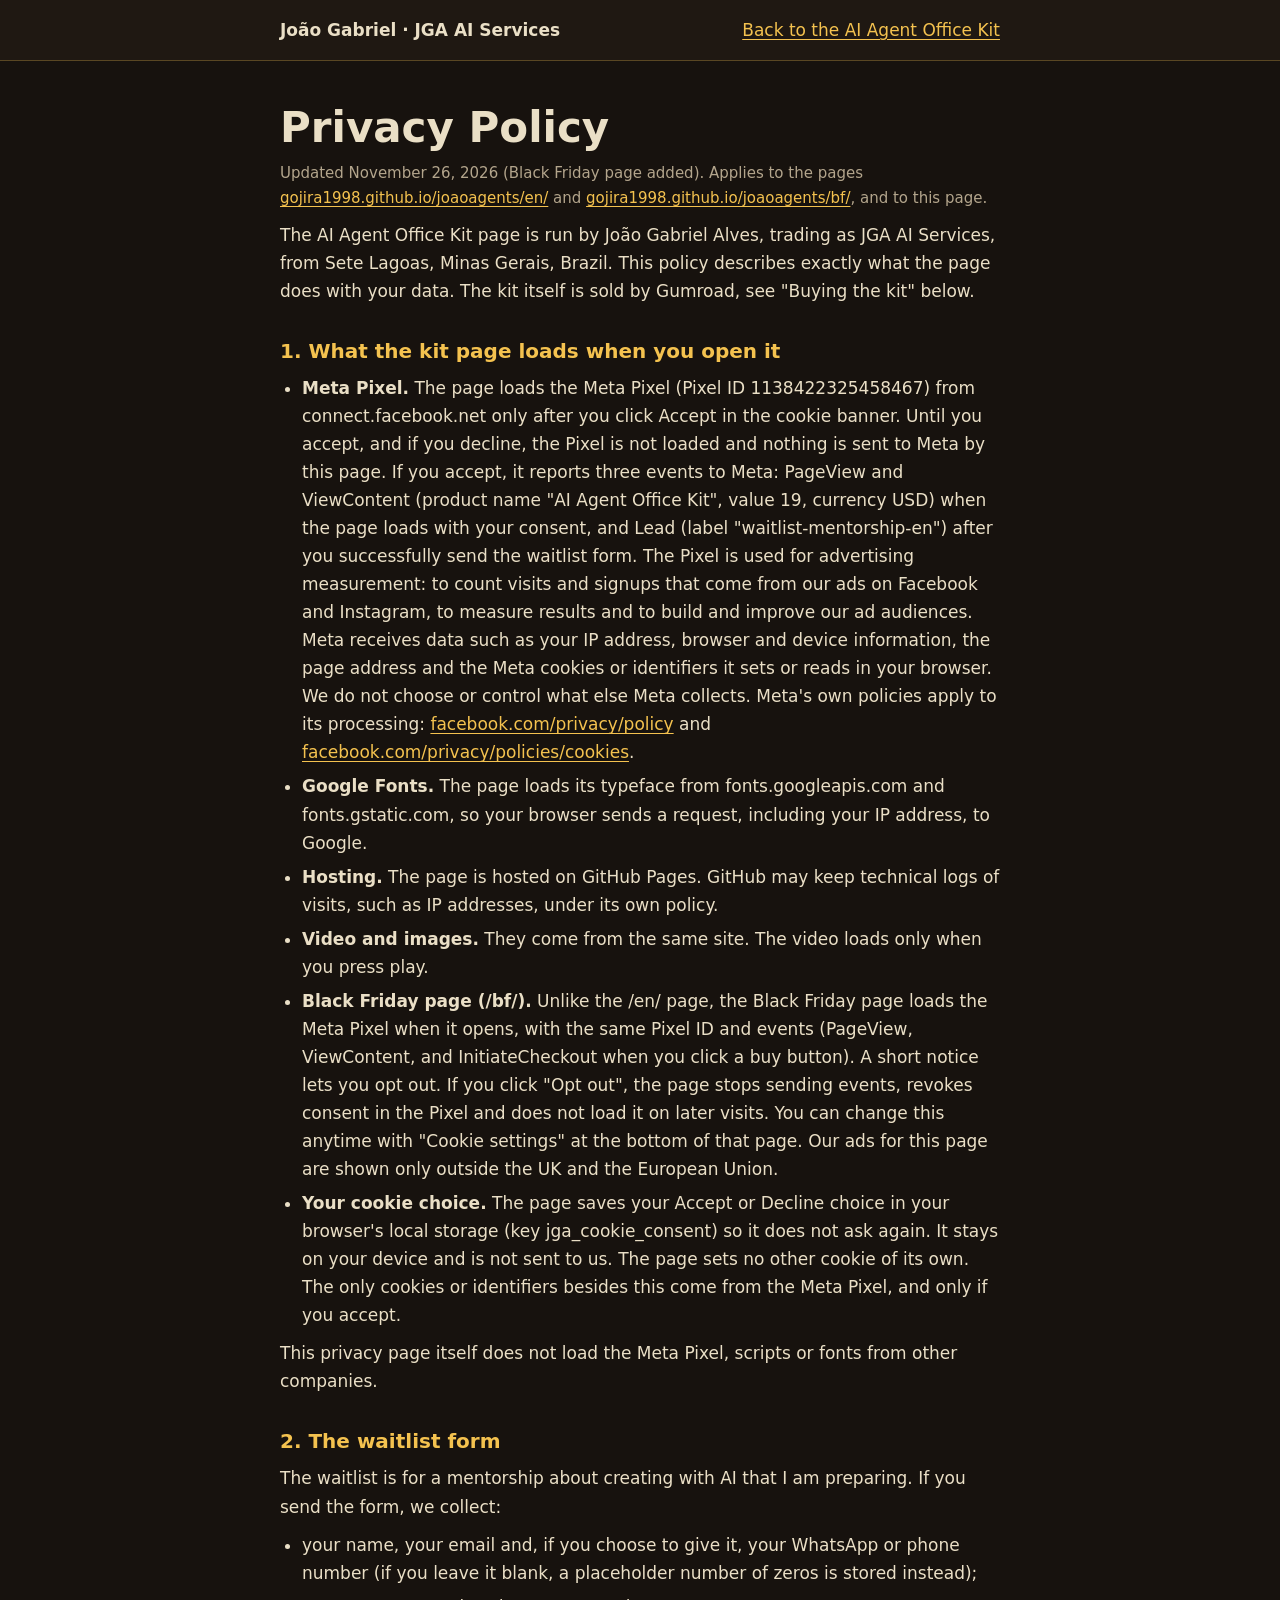
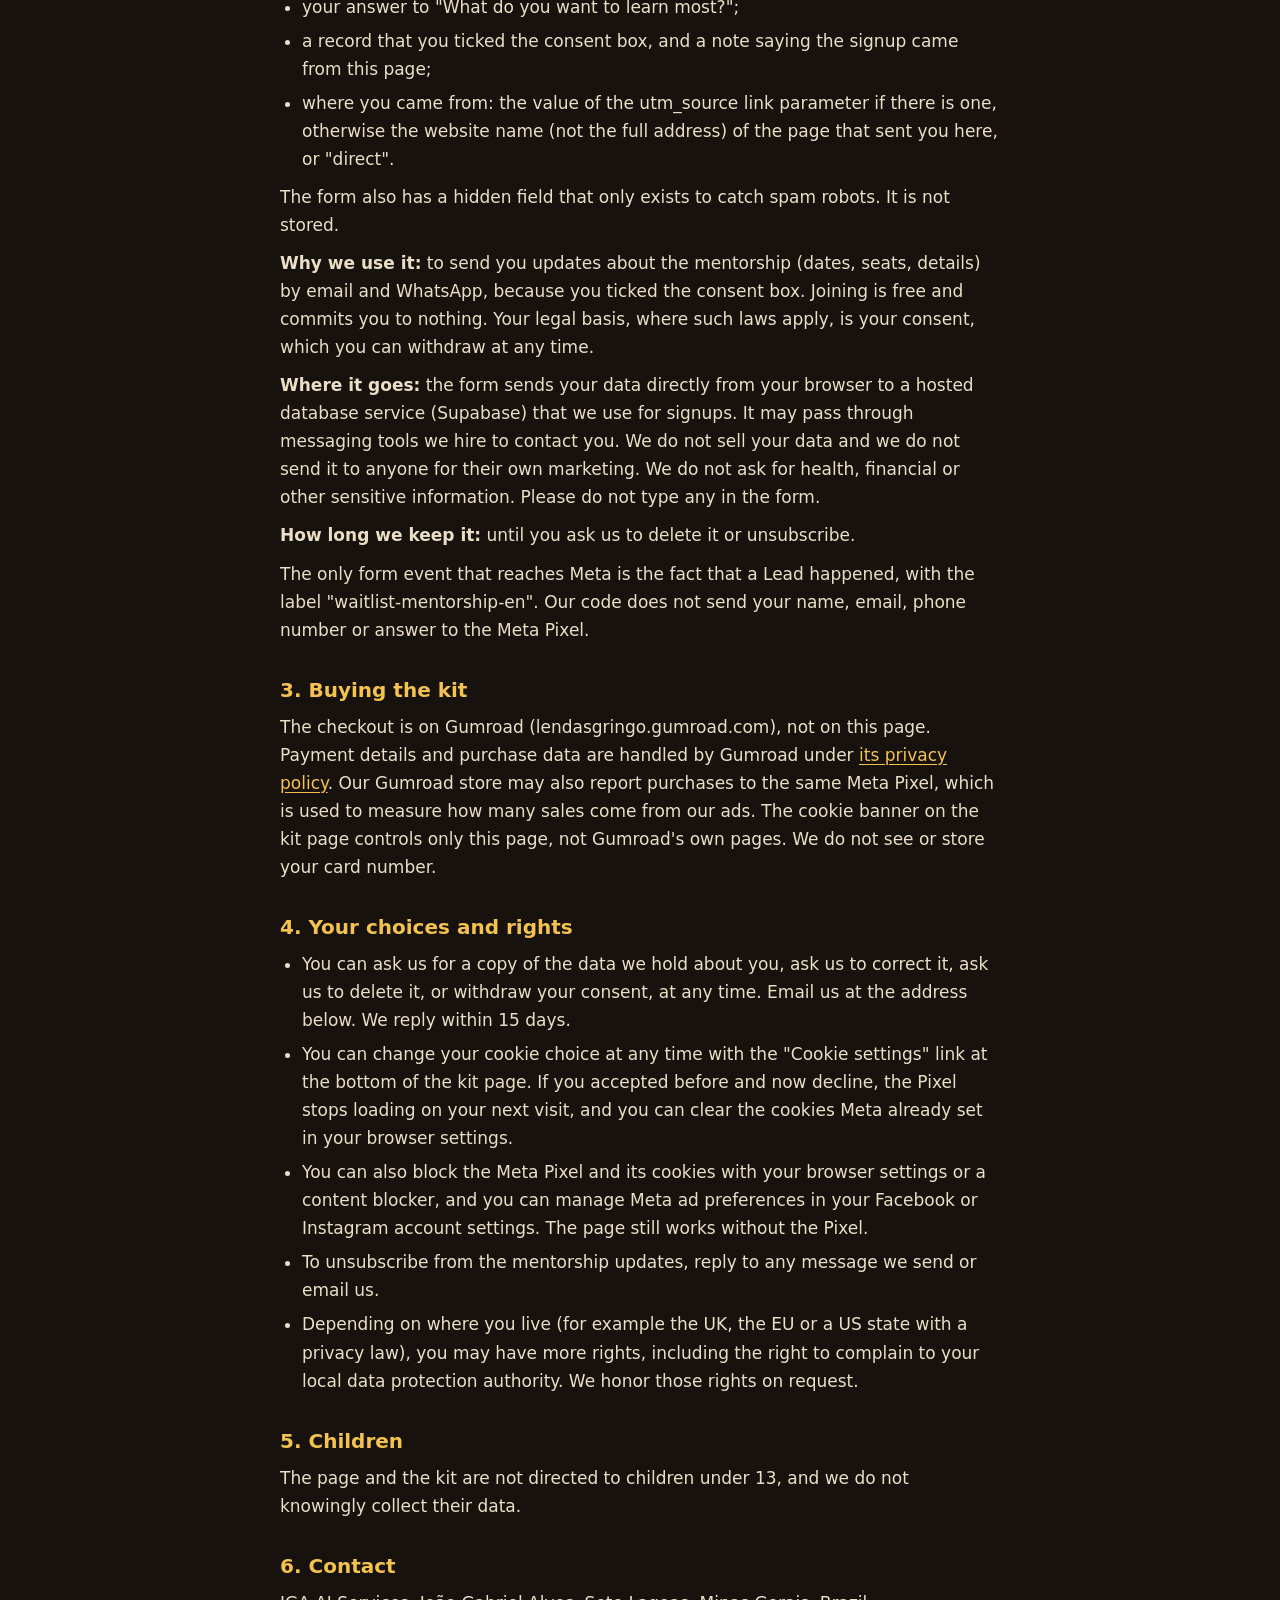
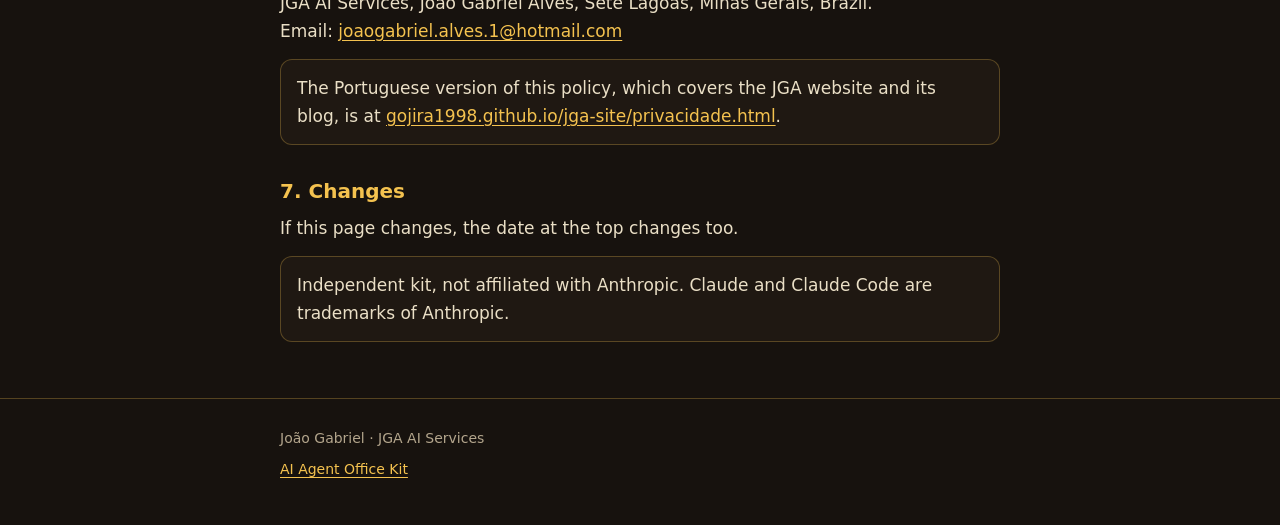
<file: en/privacy/index.html>
<!doctype html>
<html lang="en">
<head>
<meta charset="utf-8">
<meta name="viewport" content="width=device-width, initial-scale=1">
<title>Privacy Policy | AI Agent Office Kit</title>
<meta name="description" content="How the AI Agent Office Kit page uses the Meta Pixel and the waitlist form, what data is collected and how to ask for deletion.">
<meta name="theme-color" content="#17120e">
<link rel="icon" href="../../assets/joao.jpg">
<style>
:root{--ink:#17120e;--ink2:#1f1812;--cream:#eadfc6;--warm:#b3a58c;--gold:#f4c24f;--line:rgba(244,194,79,.28)}
*{box-sizing:border-box;margin:0;padding:0}
body{background:var(--ink);color:var(--cream);font:400 17px/1.65 system-ui,-apple-system,"Segoe UI",Roboto,Arial,sans-serif;-webkit-text-size-adjust:100%}
a{color:var(--gold);text-underline-offset:3px;word-break:break-word}
a:focus-visible{outline:3px solid var(--gold);outline-offset:3px}
header{border-bottom:1px solid var(--line);background:var(--ink2)}
.cx{max-width:760px;margin:0 auto;padding:0 20px}
header .cx{display:flex;flex-wrap:wrap;gap:8px 20px;align-items:center;justify-content:space-between;min-height:60px}
header b{font-weight:800}
main{padding:44px 0 56px}
h1{font-size:clamp(30px,7vw,42px);line-height:1.1;margin-bottom:10px}
h2{font-size:20px;line-height:1.25;margin:34px 0 8px;color:var(--gold)}
p,ul{margin-top:10px}
ul{padding-left:22px}
li{margin-top:6px}
.upd{color:var(--warm);font-size:15px}
.box{margin-top:14px;padding:14px 16px;border:1px solid var(--line);border-radius:12px;background:var(--ink2)}
footer{border-top:1px solid var(--line);padding:28px 0 44px;color:var(--warm);font-size:14px}
footer .cx{display:grid;gap:8px}
</style>
</head>
<body>
<header><div class="cx"><b>João Gabriel · JGA AI Services</b><a href="../">Back to the AI Agent Office Kit</a></div></header>
<main><div class="cx">
<h1>Privacy Policy</h1>
<p class="upd">Updated November 26, 2026 (Black Friday page added). Applies to the pages <a href="https://gojira1998.github.io/joaoagents/en/">gojira1998.github.io/joaoagents/en/</a> and <a href="https://gojira1998.github.io/joaoagents/bf/">gojira1998.github.io/joaoagents/bf/</a>, and to this page.</p>
<p>The AI Agent Office Kit page is run by João Gabriel Alves, trading as JGA AI Services, from Sete Lagoas, Minas Gerais, Brazil. This policy describes exactly what the page does with your data. The kit itself is sold by Gumroad, see "Buying the kit" below.</p>

<h2>1. What the kit page loads when you open it</h2>
<ul>
<li><b>Meta Pixel.</b> The page loads the Meta Pixel (Pixel ID 1138422325458467) from connect.facebook.net only after you click Accept in the cookie banner. Until you accept, and if you decline, the Pixel is not loaded and nothing is sent to Meta by this page. If you accept, it reports three events to Meta: PageView and ViewContent (product name "AI Agent Office Kit", value 19, currency USD) when the page loads with your consent, and Lead (label "waitlist-mentorship-en") after you successfully send the waitlist form. The Pixel is used for advertising measurement: to count visits and signups that come from our ads on Facebook and Instagram, to measure results and to build and improve our ad audiences. Meta receives data such as your IP address, browser and device information, the page address and the Meta cookies or identifiers it sets or reads in your browser. We do not choose or control what else Meta collects. Meta's own policies apply to its processing: <a href="https://www.facebook.com/privacy/policy/" rel="noopener">facebook.com/privacy/policy</a> and <a href="https://www.facebook.com/privacy/policies/cookies/" rel="noopener">facebook.com/privacy/policies/cookies</a>.</li>
<li><b>Google Fonts.</b> The page loads its typeface from fonts.googleapis.com and fonts.gstatic.com, so your browser sends a request, including your IP address, to Google.</li>
<li><b>Hosting.</b> The page is hosted on GitHub Pages. GitHub may keep technical logs of visits, such as IP addresses, under its own policy.</li>
<li><b>Video and images.</b> They come from the same site. The video loads only when you press play.</li>
<li><b>Black Friday page (/bf/).</b> Unlike the /en/ page, the Black Friday page loads the Meta Pixel when it opens, with the same Pixel ID and events (PageView, ViewContent, and InitiateCheckout when you click a buy button). A short notice lets you opt out. If you click "Opt out", the page stops sending events, revokes consent in the Pixel and does not load it on later visits. You can change this anytime with "Cookie settings" at the bottom of that page. Our ads for this page are shown only outside the UK and the European Union.</li>
<li><b>Your cookie choice.</b> The page saves your Accept or Decline choice in your browser's local storage (key jga_cookie_consent) so it does not ask again. It stays on your device and is not sent to us. The page sets no other cookie of its own. The only cookies or identifiers besides this come from the Meta Pixel, and only if you accept.</li>
</ul>
<p>This privacy page itself does not load the Meta Pixel, scripts or fonts from other companies.</p>

<h2>2. The waitlist form</h2>
<p>The waitlist is for a mentorship about creating with AI that I am preparing. If you send the form, we collect:</p>
<ul>
<li>your name, your email and, if you choose to give it, your WhatsApp or phone number (if you leave it blank, a placeholder number of zeros is stored instead);</li>
<li>your answer to "What do you want to learn most?";</li>
<li>a record that you ticked the consent box, and a note saying the signup came from this page;</li>
<li>where you came from: the value of the utm_source link parameter if there is one, otherwise the website name (not the full address) of the page that sent you here, or "direct".</li>
</ul>
<p>The form also has a hidden field that only exists to catch spam robots. It is not stored.</p>
<p><b>Why we use it:</b> to send you updates about the mentorship (dates, seats, details) by email and WhatsApp, because you ticked the consent box. Joining is free and commits you to nothing. Your legal basis, where such laws apply, is your consent, which you can withdraw at any time.</p>
<p><b>Where it goes:</b> the form sends your data directly from your browser to a hosted database service (Supabase) that we use for signups. It may pass through messaging tools we hire to contact you. We do not sell your data and we do not send it to anyone for their own marketing. We do not ask for health, financial or other sensitive information. Please do not type any in the form.</p>
<p><b>How long we keep it:</b> until you ask us to delete it or unsubscribe.</p>
<p>The only form event that reaches Meta is the fact that a Lead happened, with the label "waitlist-mentorship-en". Our code does not send your name, email, phone number or answer to the Meta Pixel.</p>

<h2>3. Buying the kit</h2>
<p>The checkout is on Gumroad (lendasgringo.gumroad.com), not on this page. Payment details and purchase data are handled by Gumroad under <a href="https://gumroad.com/privacy" rel="noopener">its privacy policy</a>. Our Gumroad store may also report purchases to the same Meta Pixel, which is used to measure how many sales come from our ads. The cookie banner on the kit page controls only this page, not Gumroad's own pages. We do not see or store your card number.</p>

<h2>4. Your choices and rights</h2>
<ul>
<li>You can ask us for a copy of the data we hold about you, ask us to correct it, ask us to delete it, or withdraw your consent, at any time. Email us at the address below. We reply within 15 days.</li>
<li>You can change your cookie choice at any time with the "Cookie settings" link at the bottom of the kit page. If you accepted before and now decline, the Pixel stops loading on your next visit, and you can clear the cookies Meta already set in your browser settings.</li>
<li>You can also block the Meta Pixel and its cookies with your browser settings or a content blocker, and you can manage Meta ad preferences in your Facebook or Instagram account settings. The page still works without the Pixel.</li>
<li>To unsubscribe from the mentorship updates, reply to any message we send or email us.</li>
<li>Depending on where you live (for example the UK, the EU or a US state with a privacy law), you may have more rights, including the right to complain to your local data protection authority. We honor those rights on request.</li>
</ul>

<h2>5. Children</h2>
<p>The page and the kit are not directed to children under 13, and we do not knowingly collect their data.</p>

<h2>6. Contact</h2>
<p>JGA AI Services, João Gabriel Alves, Sete Lagoas, Minas Gerais, Brazil.<br>Email: <a href="mailto:joaogabriel.alves.1@hotmail.com">joaogabriel.alves.1@hotmail.com</a></p>
<div class="box">The Portuguese version of this policy, which covers the JGA website and its blog, is at <a href="https://gojira1998.github.io/jga-site/privacidade.html">gojira1998.github.io/jga-site/privacidade.html</a>.</div>

<h2>7. Changes</h2>
<p>If this page changes, the date at the top changes too.</p>
<p class="box">Independent kit, not affiliated with Anthropic. Claude and Claude Code are trademarks of Anthropic.</p>
</div></main>
<footer><div class="cx"><span>João Gabriel · JGA AI Services</span><a href="../">AI Agent Office Kit</a></div></footer>
</body>
</html>
</file>
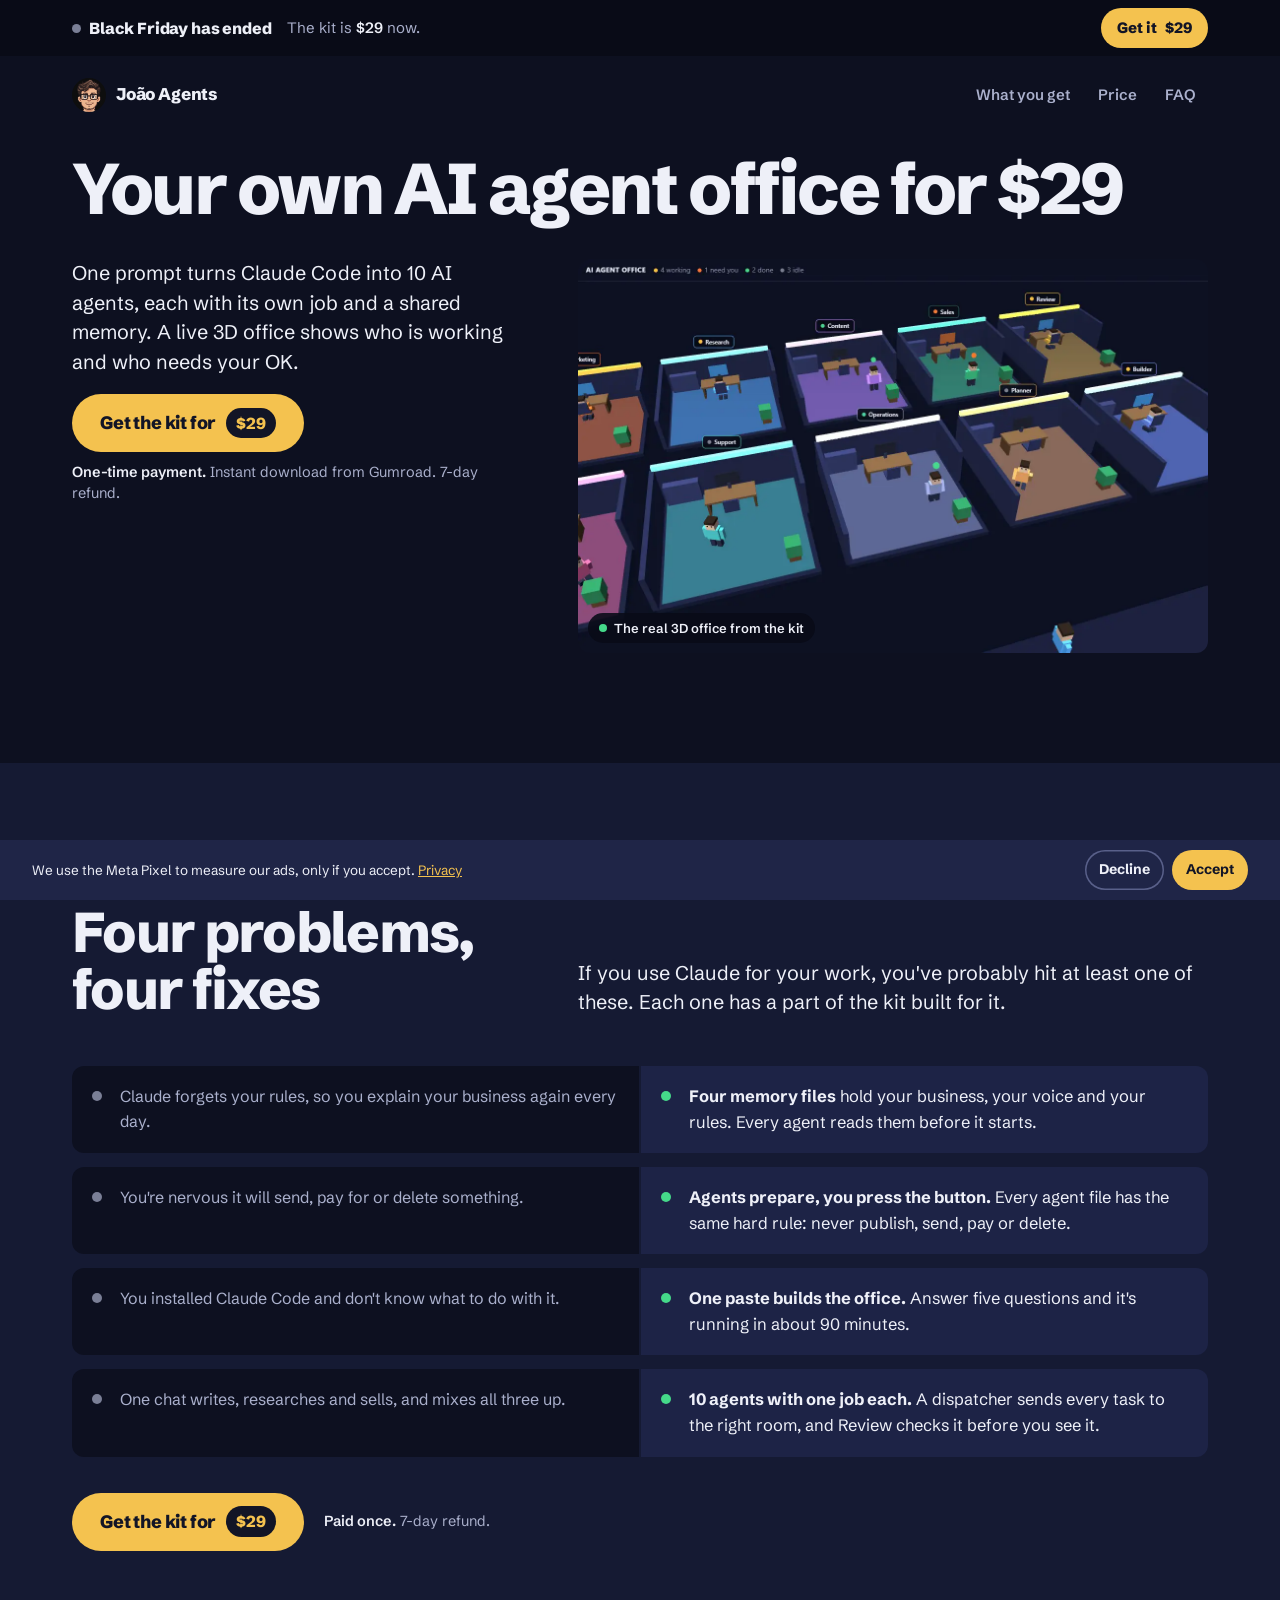
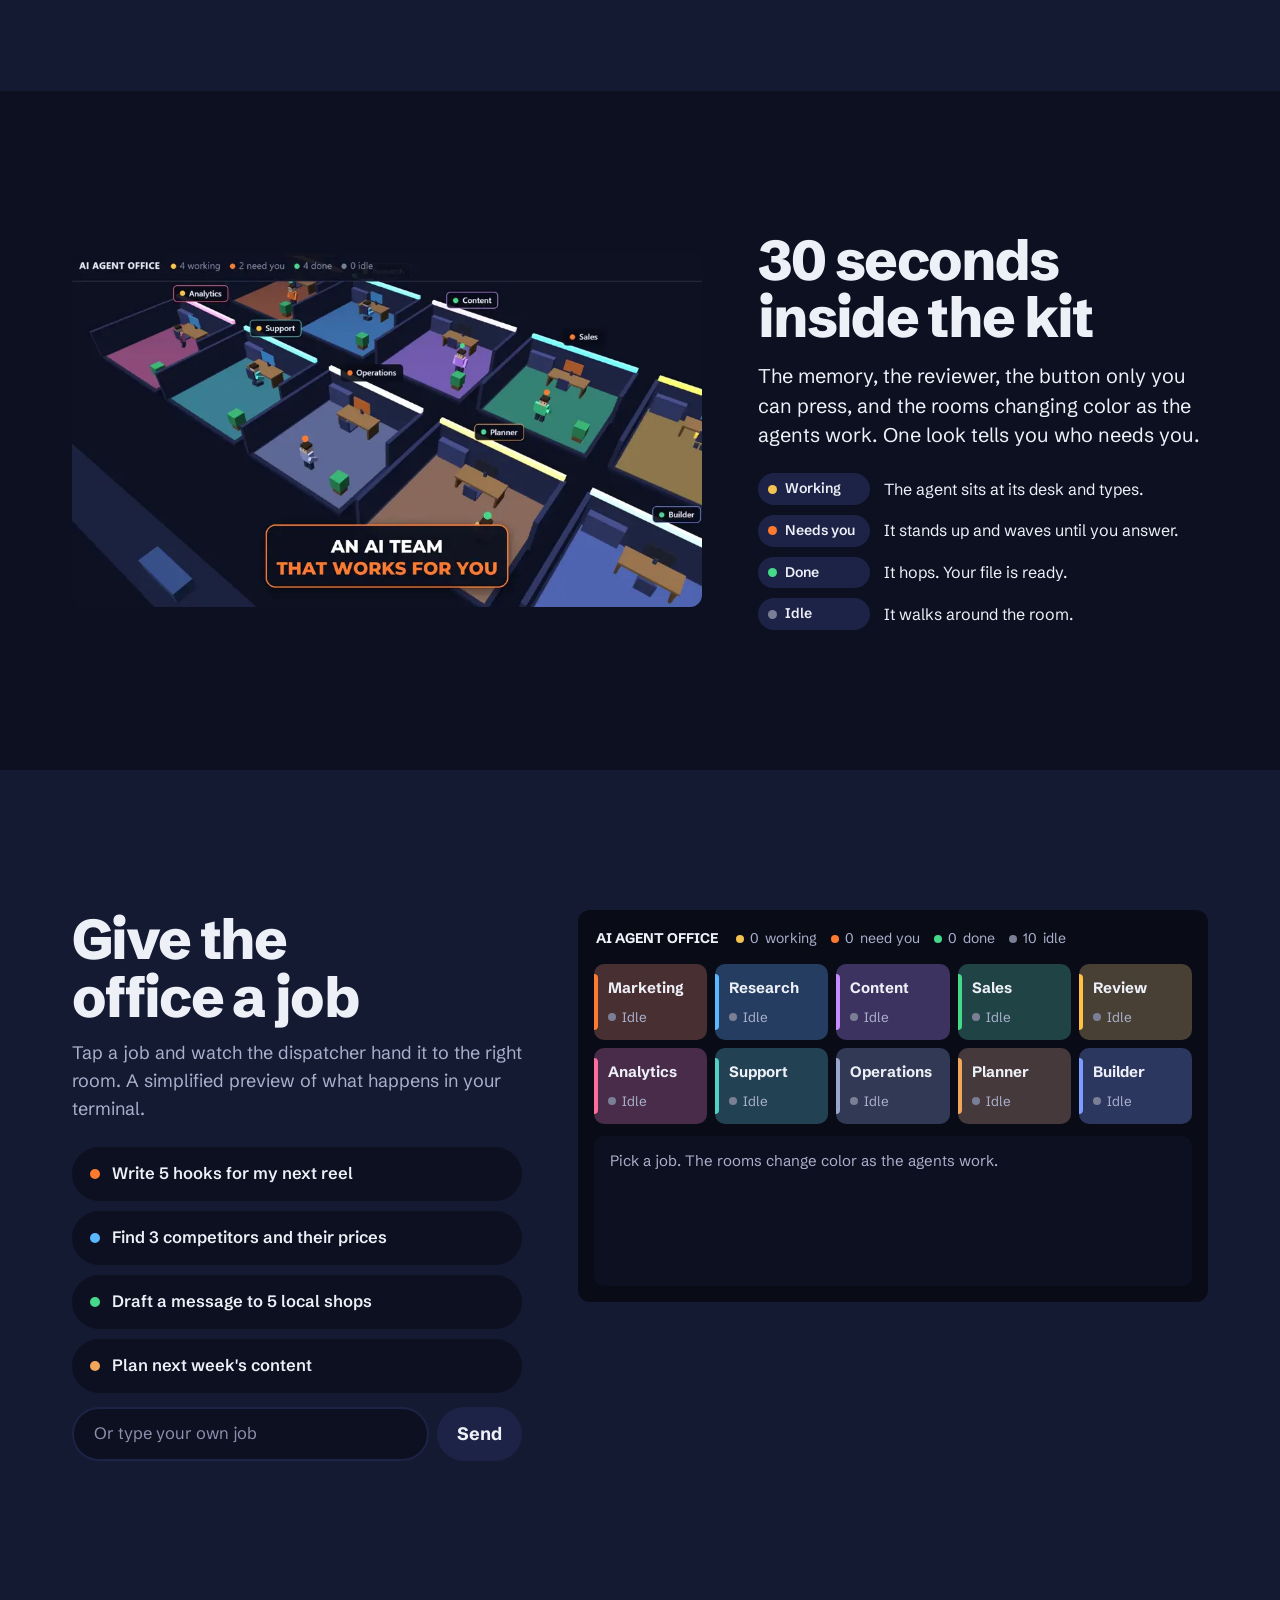
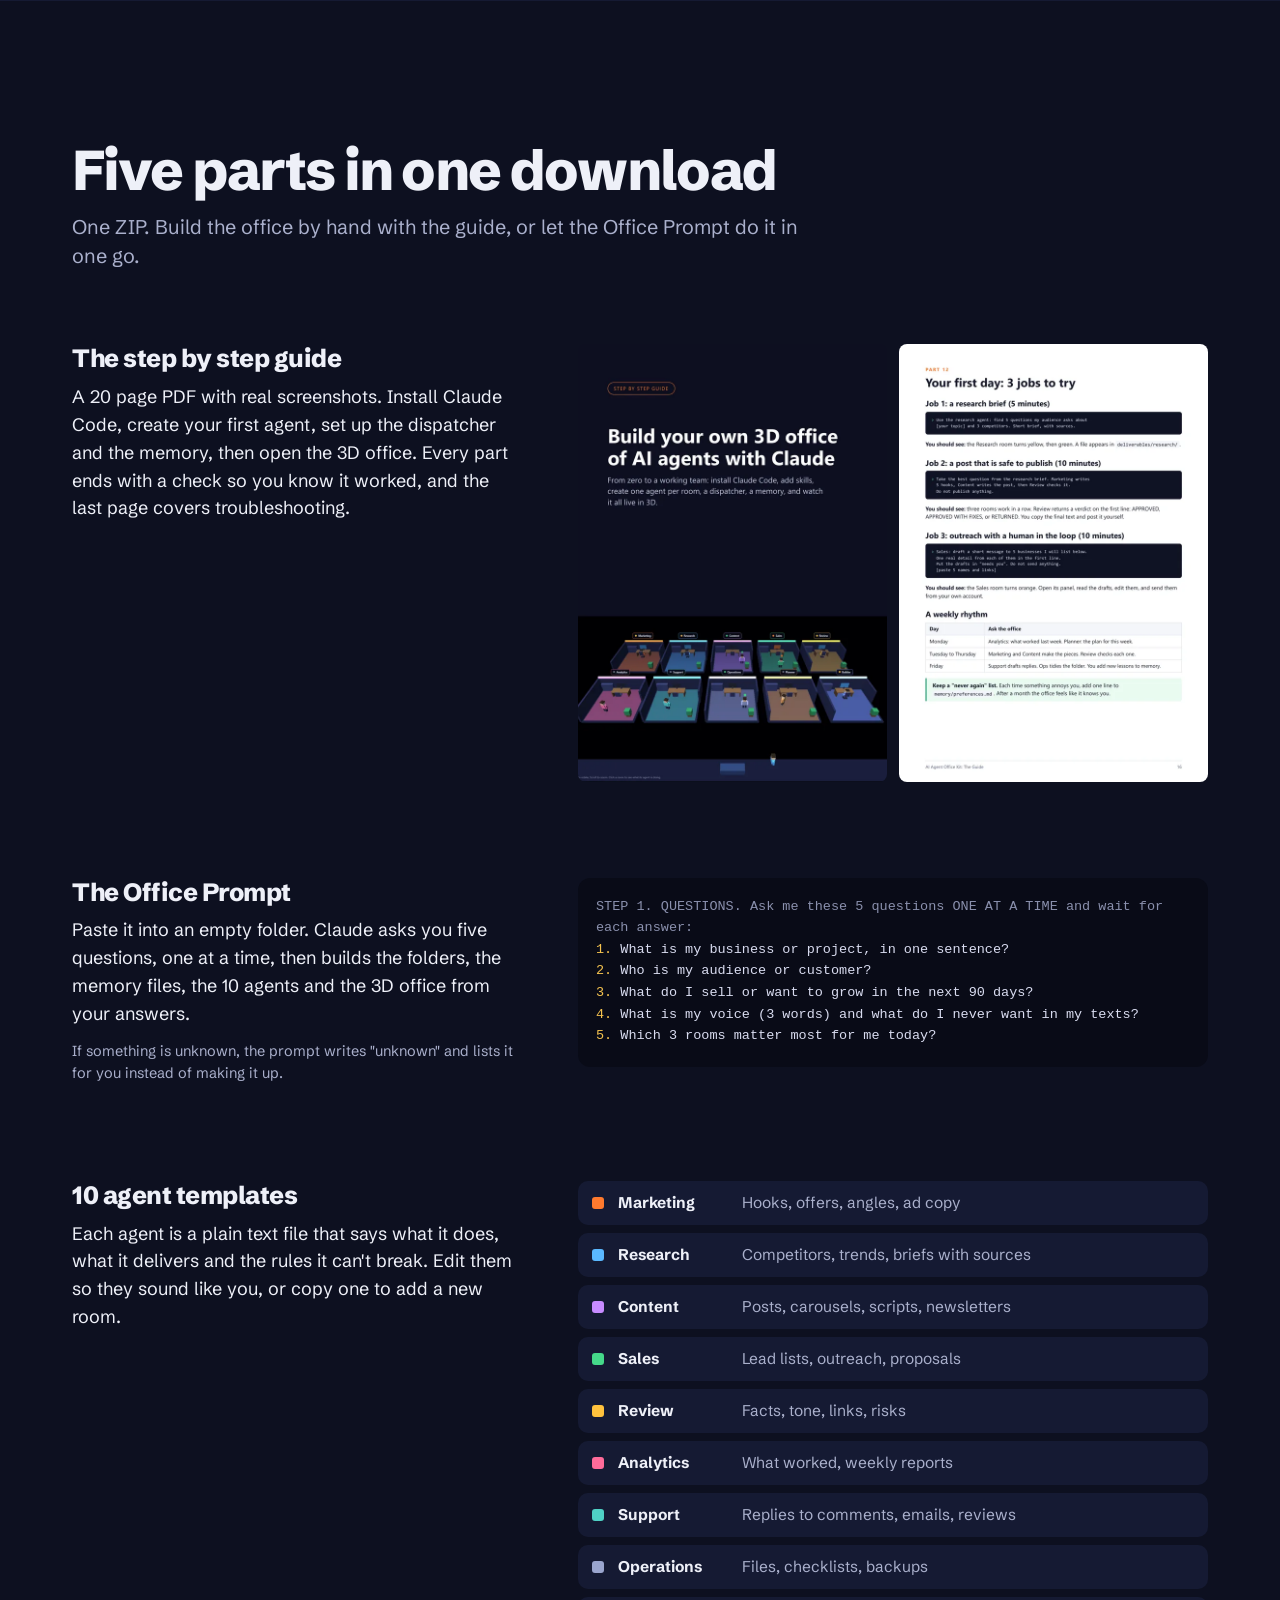
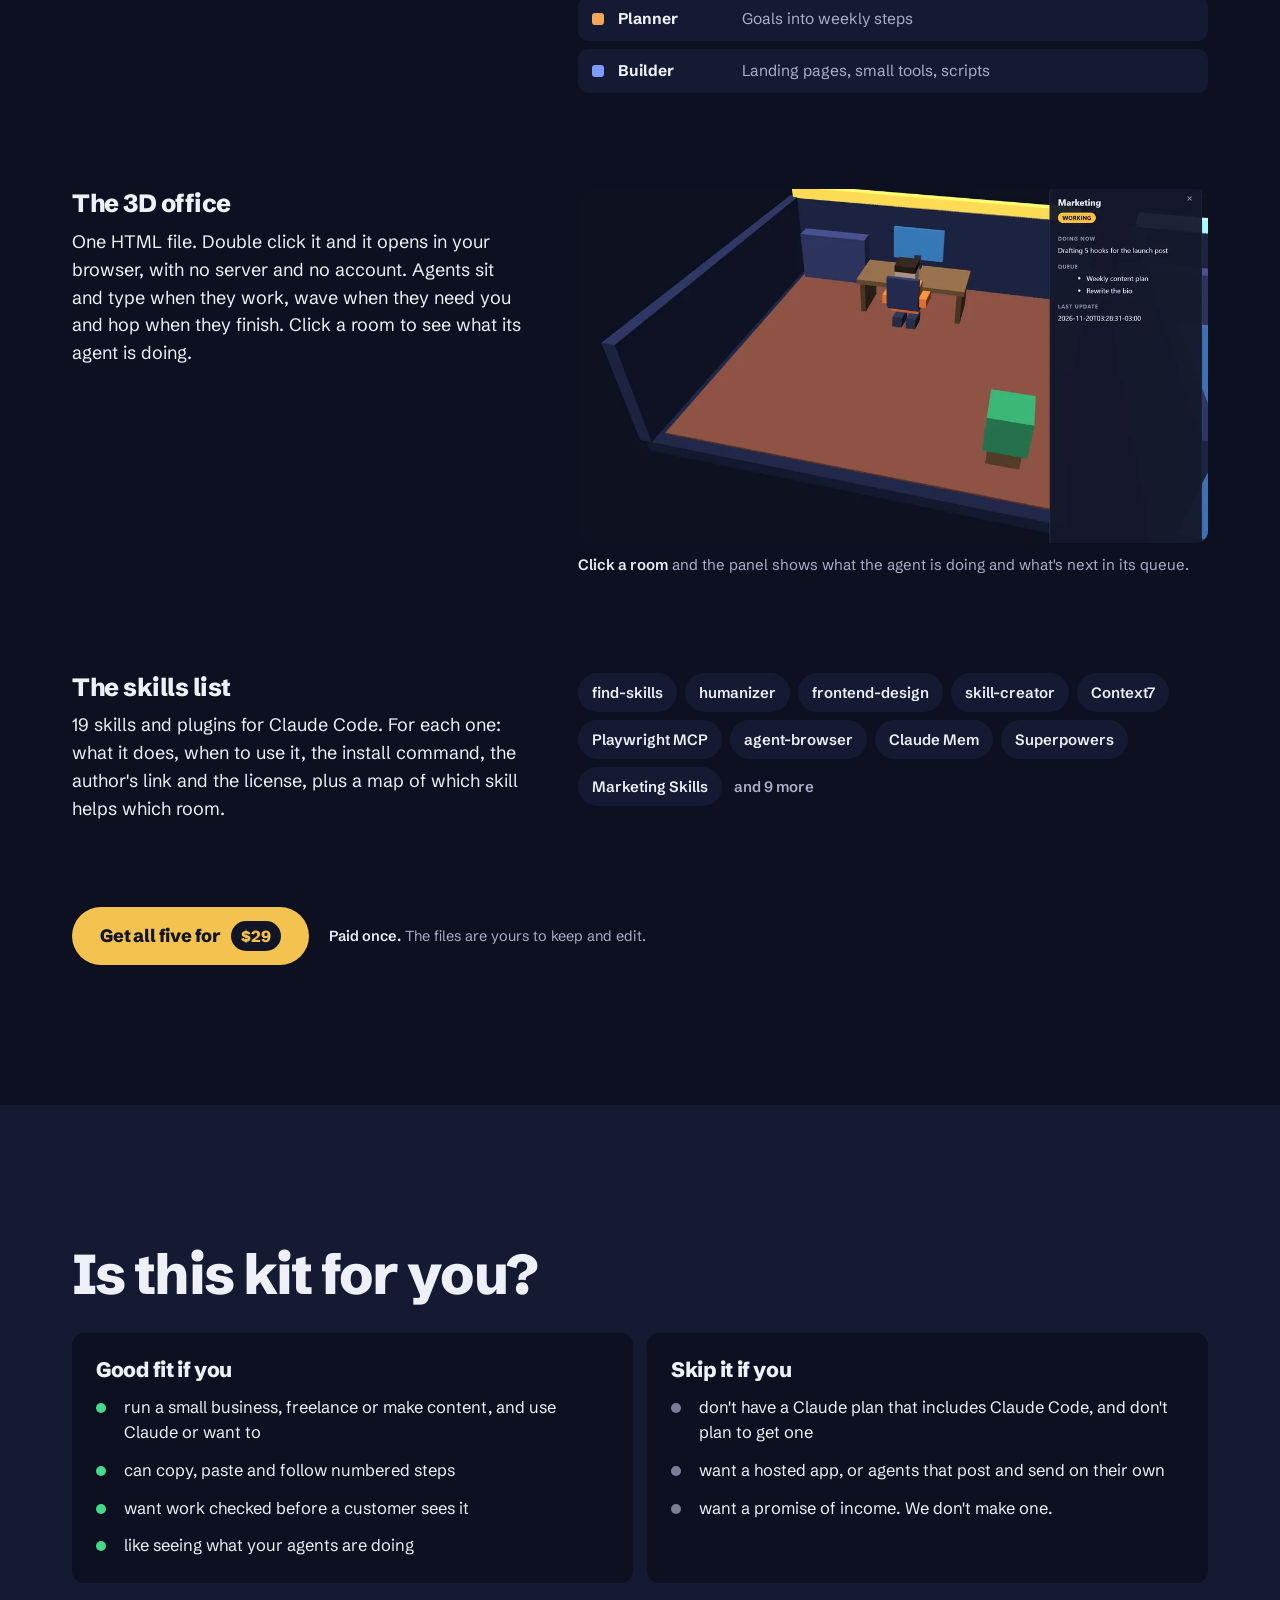
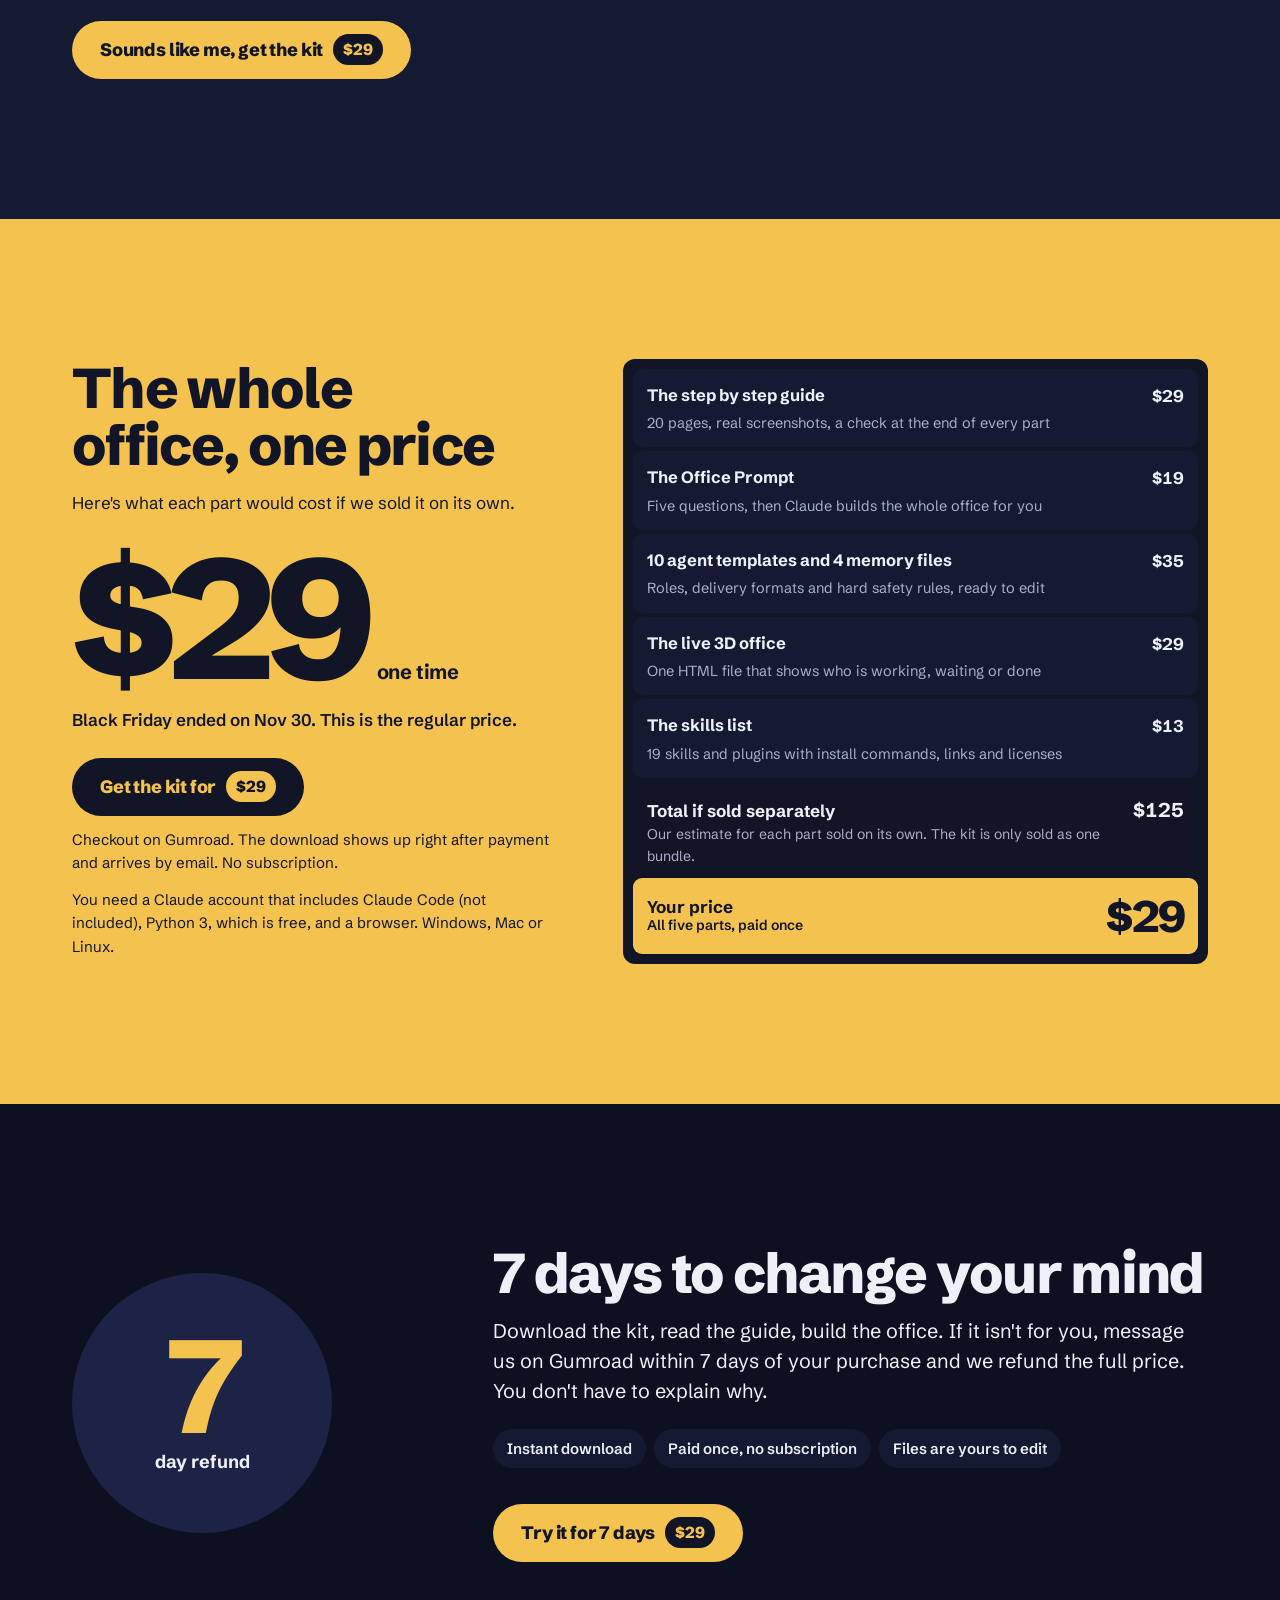
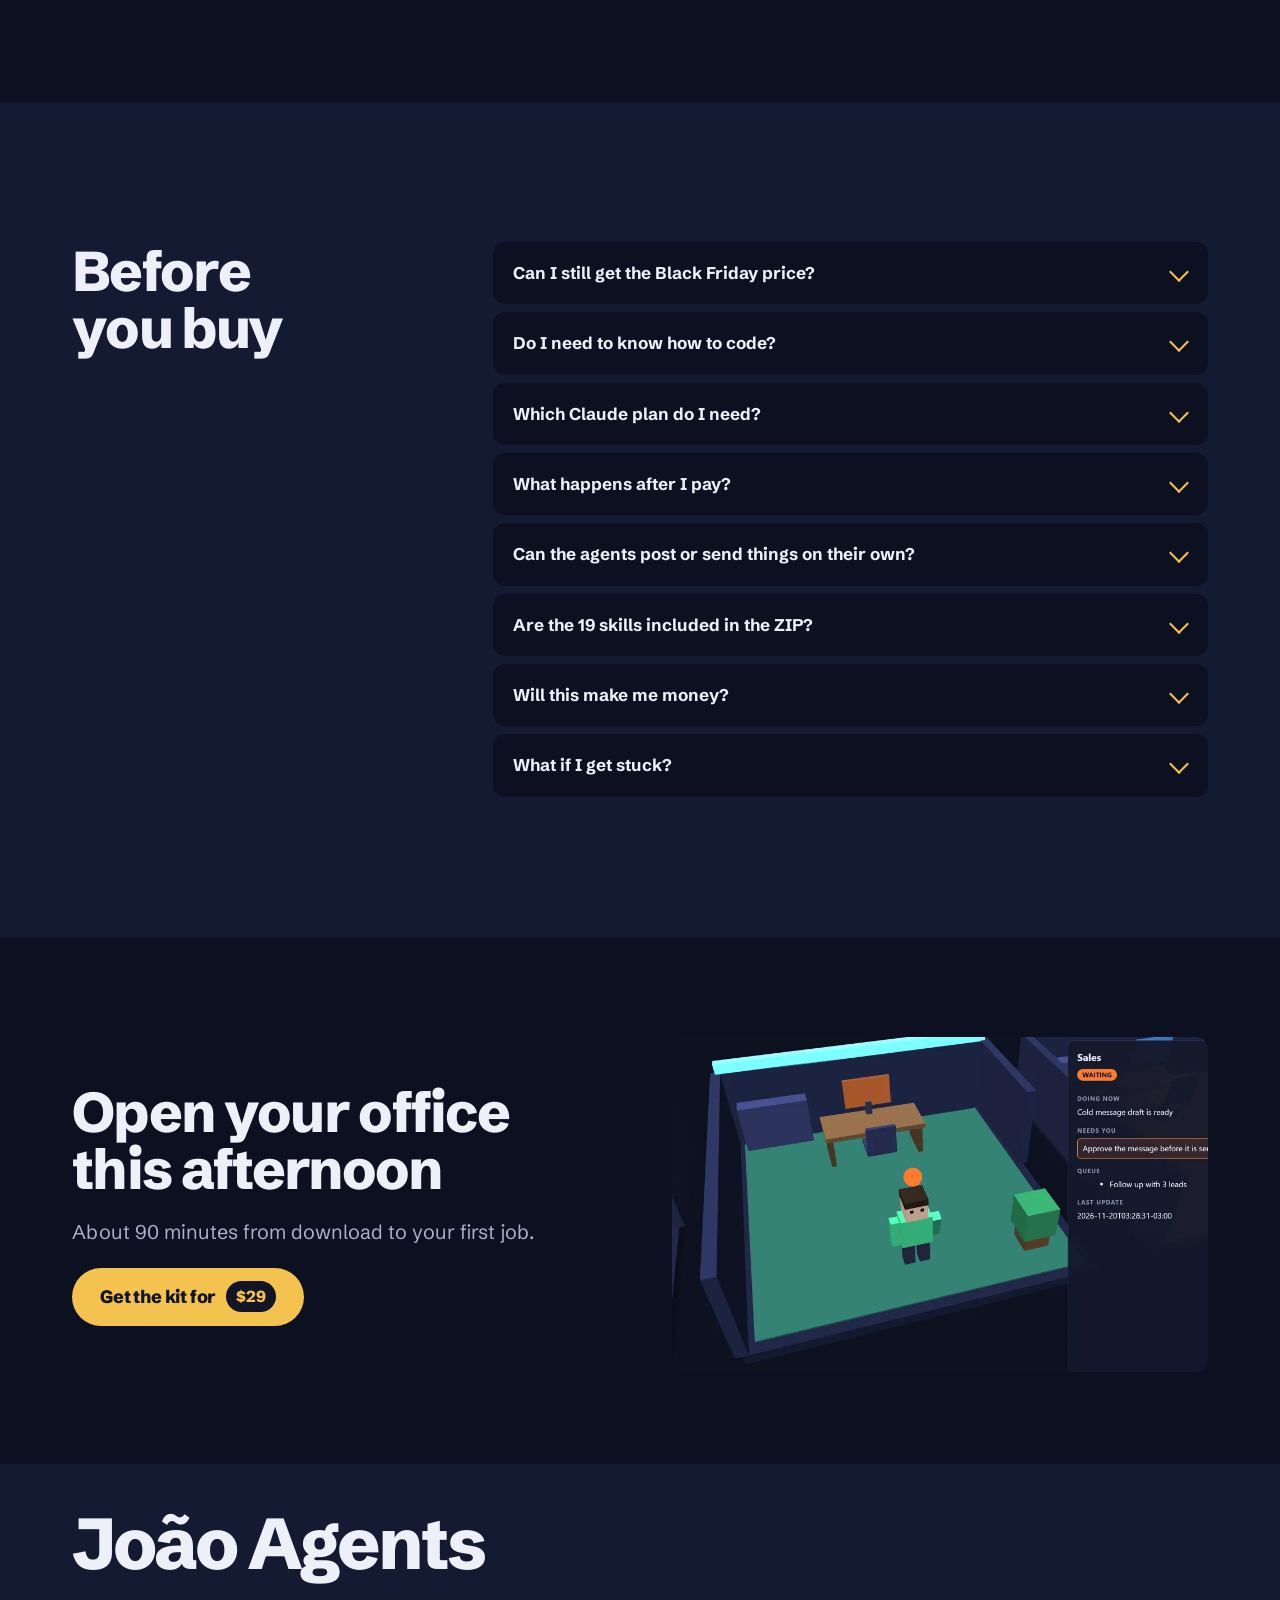
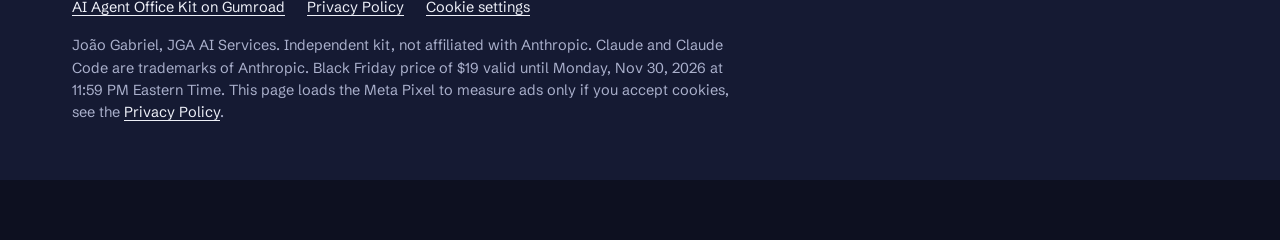
<file: bf/index-v1.html>
<!doctype html>
<html lang="en">
<head>
<meta charset="utf-8">
<meta name="viewport" content="width=device-width, initial-scale=1, viewport-fit=cover">
<title>AI Agent Office Kit: Black Friday, $19 until Monday</title>
<meta name="description" content="One prompt turns Claude Code into 10 AI agents with their own jobs, a shared memory and a live 3D office. Black Friday price $19 until Monday, Nov 30 at 11:59 PM ET. Then $29.">
<meta name="theme-color" content="#0d1020">
<meta property="og:title" content="AI Agent Office Kit: $19 for Black Friday">
<meta property="og:description" content="10 agents, one dispatcher, a shared memory and a live 3D office for Claude Code. $19 until Monday, Nov 30, 11:59 PM ET. Then $29.">
<meta property="og:image" content="https://gojira1998.github.io/joaoagents/bf/assets/office-og.jpg">
<meta property="og:url" content="https://gojira1998.github.io/joaoagents/bf/">
<link rel="icon" href="assets/joao.jpg">
<link rel="preconnect" href="https://fonts.googleapis.com"><link rel="preconnect" href="https://fonts.gstatic.com" crossorigin>
<link href="https://fonts.googleapis.com/css2?family=Schibsted+Grotesk:wght@400..800&display=swap" rel="stylesheet">
<link rel="preload" as="image" href="assets/office-poster-800.webp" media="(max-width:759px)">
<link rel="preload" as="image" href="assets/office-poster-1280.webp" media="(min-width:760px)">
<script>
/* Black Friday clock. Ends Monday, Nov 30, 2026 at 11:59:59 PM in New York (EST, UTC-5),
   which is 2026-12-01 05:00:00 UTC. From that moment the page shows $29.
   Test the after state with ?preview_now=2026-12-01T06:00:00Z */
(function(){
  var END=Date.UTC(2026,11,1,5,0,0), skew=0;
  try{var q=new URLSearchParams(location.search).get("preview_now");if(q){var t=Date.parse(q);if(!isNaN(t))skew=t-Date.now()}}catch(e){}
  window.BF={END:END,now:function(){return Date.now()+skew},live:function(){return Date.now()+skew<END}};
  var d=document.documentElement;d.classList.add("js");d.setAttribute("data-phase",window.BF.live()?"bf":"after");
})();
window.jgaPixel=function(){
if(window.jgaPixelOn)return;window.jgaPixelOn=1;
!function(f,b,e,v,n,t,s){if(f.fbq)return;n=f.fbq=function(){n.callMethod?n.callMethod.apply(n,arguments):n.queue.push(arguments)};if(!f._fbq)f._fbq=n;n.push=n;n.loaded=!0;n.version='2.0';n.queue=[];t=b.createElement(e);t.async=!0;t.src=v;s=b.getElementsByTagName(e)[0];s.parentNode.insertBefore(t,s)}(window,document,'script','https://connect.facebook.net/en_US/fbevents.js');
fbq('init','1138422325458467');fbq('track','PageView');fbq('track','ViewContent',{content_name:'AI Agent Office Kit',content_type:'product',value:window.BF&&window.BF.live()?19:29,currency:'USD'});
};
</script>
<style>
:root{
  --bg:#0d1020; --bg2:#151a33; --bg3:#1d2346; --deep:#121526;
  --ink:#eef0f8; --muted:#aab0cc;
  --gold:#f4c24f; --gold2:#ffd36e;
  --orange:#ff7a2e; --green:#45d98a; --idle:#7a7f96;
  --code:#090b17;
  --r:12px; --gut:16px; --max:1200px; --barh:58px;
  --ease:cubic-bezier(.2,.7,.2,1);
}
*{box-sizing:border-box;margin:0;padding:0}
html{-webkit-text-size-adjust:100%;scroll-behavior:smooth;scroll-padding-top:calc(var(--barh) + 12px)}
body{background:var(--bg);color:var(--ink);font:400 17px/1.55 "Schibsted Grotesk",system-ui,-apple-system,"Segoe UI",Roboto,sans-serif;-webkit-font-smoothing:antialiased;overflow-x:hidden;padding-top:var(--barh)}
img,video{display:block;max-width:100%;height:auto}
a{color:inherit}
button{font:inherit;color:inherit}
.w{width:100%;max-width:var(--max);margin:0 auto;padding:0 var(--gut)}
h1,h2,h3{font-weight:800;letter-spacing:-.03em;text-wrap:balance}
h1{font-size:clamp(36px,6.2vw,84px);line-height:1;letter-spacing:-.034em}
h2{font-size:clamp(30px,4.4vw,56px);line-height:1.03}
h3{font-size:clamp(20px,2vw,25px);line-height:1.15;letter-spacing:-.02em}
p{max-width:62ch}
.lead{font-size:clamp(18px,1.55vw,21px);line-height:1.5}
.small{font-size:14.5px;color:var(--muted)}
section{padding:88px 0}
:focus-visible{outline:3px solid var(--gold);outline-offset:3px;border-radius:4px}
.num{font-variant-numeric:tabular-nums}

/* phase switch: html[data-phase] is set before paint */
html[data-phase="after"] .only-bf{display:none!important}
html:not([data-phase="after"]) .only-after{display:none!important}

/* buttons */
.btn{display:inline-flex;align-items:center;justify-content:center;gap:10px;min-height:58px;padding:0 28px;border-radius:999px;background:var(--gold);color:var(--deep);font-weight:800;font-size:18px;letter-spacing:-.01em;text-decoration:none;border:0;cursor:pointer;transition:transform .2s var(--ease),background .2s}
.btn:hover{background:var(--gold2);transform:translateY(-2px)}
.btn:active{transform:translateY(0) scale(.98)}
.btn .px{display:inline-block;padding:3px 10px;border-radius:999px;background:var(--deep);color:var(--gold);font-size:16px}
.btn.dark{background:var(--deep);color:var(--gold)}
.btn.dark:hover{background:#1f2440}
.btn.dark .px{background:var(--gold);color:var(--deep)}
.buyrow{margin-top:36px;display:flex;flex-wrap:wrap;align-items:center;gap:12px 20px}
.buyrow .small b{color:var(--ink);font-weight:600}

/* Black Friday bar: built like the top bar of the 3D office */
.bf{position:fixed;top:0;left:0;right:0;z-index:50;height:var(--barh);background:var(--code);display:flex;align-items:center}
.bf .w{display:flex;align-items:center;gap:12px}
.bf .t{flex:1;min-width:0;display:grid;gap:1px;line-height:1.25}
.bf .t b{font-size:15px;font-weight:800;letter-spacing:-.01em;display:flex;align-items:center;gap:8px;white-space:nowrap}
.bf .t b i{width:9px;height:9px;border-radius:50%;background:var(--orange);flex:none;animation:blink 1.2s steps(2,start) infinite}
.bf .t span{font-size:13.5px;color:var(--muted);white-space:nowrap;overflow:hidden;text-overflow:ellipsis}
.bf .t span em{font-style:normal;color:var(--ink);font-weight:600}
.bf .long{display:none}
.bf .go{flex:none;display:inline-flex;align-items:center;gap:8px;min-height:42px;padding:0 16px;border-radius:999px;background:var(--gold);color:var(--deep);font-weight:800;font-size:15px;text-decoration:none;transition:background .2s,transform .2s var(--ease)}
.bf .go:hover{background:var(--gold2)}
.bf .go:active{transform:scale(.97)}
html[data-phase="after"] .bf .t b i{background:var(--idle);animation:none}
@keyframes blink{to{visibility:hidden}}

/* header */
.top{padding:10px 0 6px}
.top .w{display:flex;align-items:center;gap:12px}
.brand{display:flex;align-items:center;gap:10px;text-decoration:none;font-weight:800;font-size:17px;letter-spacing:-.01em}
.brand img{width:34px;height:34px;border-radius:50%}
.top nav{margin-left:auto;display:flex;align-items:center;gap:4px}
.top nav a{text-decoration:none;font-size:15px;font-weight:600;padding:9px 12px;border-radius:999px;color:var(--muted)}
.top nav a:hover{background:var(--bg2);color:var(--ink)}
.top nav a.hide-m{display:none}

/* hero */
.hero{padding:6px 0 64px}
.hero .w{display:grid;gap:20px}
.hero h1{margin-top:6px}
.hero .lead{margin-top:14px}
.deal{margin-top:20px;padding:14px 16px;border-radius:var(--r);background:var(--bg3);display:grid;gap:10px}
.deal p{font-size:15.5px;line-height:1.4;max-width:none}
.deal p b{font-weight:700}
.clock{display:flex;gap:6px;align-items:stretch}
.clock div{flex:1;min-width:0;background:var(--bg);border-radius:8px;padding:6px 4px 5px;text-align:center}
.clock strong{display:block;font-size:26px;font-weight:800;letter-spacing:-.02em;line-height:1.05;font-variant-numeric:tabular-nums;color:var(--gold)}
.clock small{display:block;font-size:12.5px;color:var(--muted)}
.hero .cta{margin-top:16px;display:grid;gap:10px;justify-items:start}
.hero .cta .btn{width:100%}
.hero .note{font-size:14.5px;color:var(--muted);line-height:1.45}
.hero .note b{color:var(--ink);font-weight:600}
.media{position:relative;border-radius:var(--r);overflow:hidden;background:var(--code);aspect-ratio:16/10}
.media video,.media img{width:100%;height:100%;object-fit:cover}
.media figcaption{position:absolute;left:10px;bottom:10px;padding:5px 11px;border-radius:999px;background:rgba(9,11,23,.88);font-size:13px;font-weight:600;display:flex;align-items:center;gap:7px}
.media figcaption i{width:8px;height:8px;border-radius:50%;background:var(--green)}

/* pains and fixes */
.prob{background:var(--bg2)}
.prob .head{display:grid;gap:14px;margin-bottom:36px}
.pairs{display:grid;gap:14px}
.pair{display:grid;gap:2px;border-radius:var(--r);overflow:hidden}
.pair>div{padding:18px 20px}
.pair .was{background:var(--bg)}
.pair .now{background:var(--bg3)}
.pair .was p{color:var(--muted);font-size:16px;display:grid;grid-template-columns:18px 1fr;gap:10px}
.pair .was p::before{content:"";width:10px;height:10px;border-radius:50%;background:var(--idle);margin-top:7px}
.pair .now p{font-size:16.5px;display:grid;grid-template-columns:18px 1fr;gap:10px}
.pair .now p::before{content:"";width:10px;height:10px;border-radius:50%;background:var(--green);margin-top:7px}
.pair .now b{font-weight:700}

/* tour */
.tour .w{display:grid;gap:28px}
.tour .media{aspect-ratio:16/9}
.legend{list-style:none;display:grid;gap:10px;margin-top:22px}
.legend li{display:grid;grid-template-columns:auto 1fr;gap:14px;align-items:center;font-size:16px}
.tag{display:inline-flex;align-items:center;gap:8px;min-width:112px;padding:5px 12px 5px 10px;border-radius:999px;background:var(--bg3);font-size:14px;font-weight:600;white-space:nowrap}
.tag i{width:9px;height:9px;border-radius:50%;background:var(--s,var(--idle));flex:none}

/* dispatcher demo */
.demo{background:var(--bg2)}
.demo .w{display:grid;grid-template-columns:minmax(0,1fr);gap:32px}
.demo .intro{margin-top:14px;color:var(--muted)}
.jobs{display:grid;gap:10px;margin-top:24px}
.job{display:flex;align-items:center;gap:12px;min-height:54px;padding:10px 18px;border-radius:999px;background:var(--bg);border:0;text-align:left;font-size:16.5px;font-weight:600;cursor:pointer;transition:background .2s,transform .2s var(--ease)}
.job:hover{background:var(--bg3)}
.job:active{transform:scale(.985)}
.job[aria-pressed="true"]{background:var(--gold);color:var(--deep)}
.job i{width:10px;height:10px;border-radius:50%;background:var(--c);flex:none}
.own{display:flex;gap:8px;margin-top:4px}
.own input{flex:1;min-width:0;min-height:54px;padding:0 20px;border-radius:999px;border:2px solid var(--bg3);background:var(--bg);color:var(--ink);font:inherit;font-size:16.5px}
.own input::placeholder{color:#8a90ad}
.own input:focus{outline:none;border-color:var(--gold)}
.own button{min-height:54px;padding:0 20px;border-radius:999px;border:0;background:var(--bg3);font-weight:700;cursor:pointer}
.own button:hover{background:#28305c}
.board{background:var(--code);border-radius:var(--r);padding:16px;align-self:start}
.board .bar{display:flex;flex-wrap:wrap;gap:6px 14px;align-items:center;padding:2px 2px 14px;font-size:14px;color:var(--muted)}
.board .bar b{color:var(--ink);font-size:14px;margin-right:4px}
.board .bar span{display:inline-flex;align-items:center;gap:6px}
.board .bar span i{width:8px;height:8px;border-radius:50%}
.board .bar em{font-style:normal}
.rooms{display:grid;grid-template-columns:repeat(2,1fr);gap:8px}
.room{position:relative;border-radius:10px;padding:12px 12px 12px 14px;background:color-mix(in srgb,var(--c) 22%,#151a33);min-height:64px;display:flex;flex-direction:column;justify-content:space-between;gap:8px;transition:background .3s}
.room::before{content:"";position:absolute;left:0;top:10px;bottom:10px;width:4px;border-radius:0 4px 4px 0;background:var(--c)}
.room b{font-size:15px;font-weight:700}
.room span{display:inline-flex;align-items:center;gap:6px;font-size:13.5px;color:var(--muted)}
.room span i{width:8px;height:8px;border-radius:50%;background:var(--idle)}
.room[data-s="working"] span i{background:var(--gold)}
.room[data-s="waiting"] span i{background:var(--orange)}
.room[data-s="done"] span i{background:var(--green)}
.room[data-s="working"],.room[data-s="waiting"],.room[data-s="done"]{background:color-mix(in srgb,var(--c) 40%,#151a33)}
.room[data-s="working"] span,.room[data-s="waiting"] span,.room[data-s="done"] span{color:var(--ink)}
.room[data-s="waiting"]{box-shadow:inset 0 0 0 2px var(--orange)} /* taste-skill-ignore: inset ring = status outline, not a shadow */
.log{margin-top:12px;min-height:150px;border-radius:10px;background:var(--bg);padding:14px 16px;font-size:15px;line-height:1.5;display:grid;gap:6px;align-content:start}
.log p{max-width:none}
.log .you{color:var(--gold)}
.log .ask{color:var(--orange);font-weight:600}
.log .hint{color:var(--muted)}
.log p.in{animation:in .35s var(--ease)}
@keyframes in{from{opacity:0;transform:translateY(6px)}to{opacity:1;transform:none}}
.oculto{position:absolute;left:-9999px;opacity:0}

/* inside */
.inside .head{display:grid;gap:14px;margin-bottom:24px}
.inside .head p{color:var(--muted)}
.item{display:grid;gap:20px;padding:36px 0}
.item .tx p{margin-top:10px}
.item .tx .small{margin-top:12px}
.pages{display:grid;grid-template-columns:1fr 1fr;gap:12px}
.pages img{border-radius:8px;background:#fff}
pre{background:var(--code);border-radius:var(--r);padding:18px 18px 20px;overflow-x:auto;font:13.5px/1.6 ui-monospace,SFMono-Regular,Menlo,Consolas,monospace;color:#d9dcf0;white-space:pre-wrap;word-break:break-word}
pre .c{color:var(--gold)}
pre .m{color:#8a90ad}
.agents{list-style:none;display:grid;gap:8px}
.agents li{display:grid;grid-template-columns:14px 112px 1fr;gap:12px;align-items:baseline;padding:10px 14px;border-radius:10px;background:var(--bg2);font-size:15.5px}
.agents li::before{content:"";width:12px;height:12px;border-radius:3px;background:var(--c);transform:translateY(1px)}
.agents b{font-weight:700}
.agents span{color:var(--muted)}
.shot{border-radius:var(--r);overflow:hidden;background:var(--code)}
.shot img{width:100%;height:100%;object-fit:cover}
figcaption.cap{margin-top:10px;font-size:15px;color:var(--muted)}
figcaption.cap b{color:var(--ink);font-weight:600}
.skills{list-style:none;display:flex;flex-wrap:wrap;gap:8px}
.skills li{padding:8px 14px;border-radius:999px;background:var(--bg2);font-size:15px;font-weight:600}
.skills li.more{background:transparent;color:var(--muted);padding-left:4px}

/* fit */
.fit{background:var(--bg2)}
.fit .w{display:grid;gap:30px}
.cols{display:grid;gap:14px}
.cols>div{padding:24px;border-radius:var(--r);background:var(--bg)}
.cols h3{font-size:21px;margin-bottom:14px}
.cols ul{list-style:none;display:grid;gap:12px}
.cols li{display:grid;grid-template-columns:16px 1fr;gap:12px;font-size:16.5px}
.cols li::before{content:"";width:10px;height:10px;border-radius:50%;margin-top:8px;background:var(--green)}
.cols .no li::before{background:var(--idle)}
.fit .buyrow{margin-top:8px}

/* price and value stack */
.price{background:var(--gold);color:var(--deep)}
.price .w{display:grid;gap:28px}
.price .stack{order:1}
.price .pbuy{order:2}
.price h2{max-width:13ch}
.price .intro{margin-top:16px;font-size:17px}
.stack{background:var(--deep);color:var(--ink);border-radius:var(--r);padding:8px}
.stack ul{list-style:none;display:grid;gap:4px}
.stack li{display:grid;grid-template-columns:1fr auto;gap:4px 16px;padding:14px 14px;border-radius:9px;background:var(--bg2)}
.stack li b{font-size:16.5px;font-weight:700}
.stack li span{grid-column:1;font-size:14.5px;color:var(--muted);line-height:1.4}
.stack li em{grid-row:1;grid-column:2;font-style:normal;font-weight:700;font-size:17px;font-variant-numeric:tabular-nums}
.stack .total{display:flex;justify-content:space-between;align-items:baseline;gap:12px;padding:16px 14px 10px;font-size:17px;font-weight:700}
.stack .total em{font-style:normal;font-variant-numeric:tabular-nums;font-size:20px}
.stack .total small{display:block;font-weight:400;font-size:14px;color:var(--muted)}
.stack .now{display:flex;justify-content:space-between;align-items:center;gap:12px;padding:16px 14px;border-radius:9px;background:var(--gold);color:var(--deep)}
.stack .now b{font-size:17px;line-height:1.25}
.stack .now b small{display:block;font-weight:600;font-size:14px}
.stack .now strong{font-size:44px;font-weight:800;letter-spacing:-.04em;line-height:1;font-variant-numeric:tabular-nums}
.stack .then{padding:12px 14px 8px;font-size:15px;color:var(--muted)}
.stack .then b{color:var(--ink)}
.price .big{font-size:clamp(84px,14vw,170px);font-weight:800;letter-spacing:-.05em;line-height:.9;margin-top:18px;font-variant-numeric:tabular-nums}
.price .big small{font-size:20px;letter-spacing:-.01em;font-weight:700;margin-left:10px}
.price .ends{margin-top:12px;font-size:17px;font-weight:600}
.price .btn{width:100%;margin-top:24px}
.price .after{margin-top:12px;font-size:15px}
.price .need{margin-top:14px;font-size:15px}

/* guarantee */
.guar .w{display:grid;gap:26px;align-items:center}
.seal{display:grid;place-items:center;aspect-ratio:1;max-width:260px;width:62%;border-radius:50%;background:var(--bg3);text-align:center}
.seal strong{display:block;font-size:clamp(84px,11vw,132px);font-weight:800;line-height:.85;letter-spacing:-.05em;color:var(--gold)}
.seal span{display:block;font-size:18px;font-weight:700;margin-top:6px}
.guar p+p{margin-top:12px}
.guar .lead{margin-top:16px}
.facts{list-style:none;display:flex;flex-wrap:wrap;gap:8px;margin-top:22px}
.facts li{padding:8px 14px;border-radius:999px;background:var(--bg2);font-size:15px;font-weight:600}

/* faq */
.faq{background:var(--bg2)}
.faq .w{display:grid;gap:28px}
.qs{display:grid;gap:8px}
details{border-radius:var(--r);background:var(--bg)}
summary{list-style:none;cursor:pointer;padding:18px 56px 18px 20px;font-weight:700;font-size:17px;position:relative}
summary::-webkit-details-marker{display:none}
summary::after{content:"";position:absolute;right:22px;top:50%;width:12px;height:12px;margin-top:-8px;border-right:2.5px solid var(--gold);border-bottom:2.5px solid var(--gold);transform:rotate(45deg);transition:transform .25s var(--ease)}
details[open] summary::after{transform:rotate(225deg);margin-top:-2px}
details>div{padding:0 20px 20px;font-size:16.5px}
details a{color:var(--gold)}

/* final */
.final{padding:100px 0 92px}
.final .w{display:grid;gap:36px}
.final .tx{display:grid;gap:20px;justify-items:start;align-content:center}
.final p{color:var(--muted)}
.final .media{display:none}

footer{background:var(--bg2);padding:44px 0 56px;font-size:14.5px;color:var(--muted)}
footer .w{display:grid;gap:16px}
footer .name{font-size:clamp(34px,7vw,72px);font-weight:800;letter-spacing:-.04em;color:var(--ink);line-height:1}
footer .fine{max-width:75ch}
footer .links{display:flex;flex-wrap:wrap;gap:10px 22px}
footer a,.linkbtn{color:var(--ink);text-underline-offset:3px}
.linkbtn{background:none;border:0;padding:0;font:inherit;text-decoration:underline;cursor:pointer}

/* cookie notice */
.ck{position:fixed;left:0;right:0;bottom:0;z-index:60;background:#1f2547;padding:10px var(--gut) calc(10px + env(safe-area-inset-bottom));display:flex;align-items:center;gap:12px}
.ck[hidden]{display:none}
.ck p{flex:1;min-width:0;font-size:13.5px;line-height:1.35;max-width:none}
.ck a{color:var(--gold)}
.ck .bs{display:flex;gap:8px;flex:none}
.ck button{min-height:40px;padding:0 14px;border-radius:999px;border:0;font-weight:700;font-size:14px;cursor:pointer}
.ck #ck-no{background:transparent;color:var(--ink);box-shadow:inset 0 0 0 1.5px #59608a} /* taste-skill-ignore: inset ring as button outline */
.ck #ck-ok{background:var(--gold);color:var(--deep)}
body.ck-on{padding-bottom:var(--ckh,64px)}

/* entrances: content stays visible if script fails */
.js .rv{opacity:0;transform:translateY(22px);transition:opacity .6s var(--ease),transform .6s var(--ease);transition-delay:var(--d,0ms)}
.js .rv.v{opacity:1;transform:none}

@media (max-width:374px){.bf .t span{font-size:12.5px}.bf .go{padding:0 12px}.clock strong{font-size:22px}}
@media (max-width:599px){pre{font-size:12.5px;padding:16px}.agents li{grid-template-columns:12px 92px 1fr;gap:10px}}
@media (min-width:600px) and (max-width:759px){.rooms{grid-template-columns:repeat(5,1fr)}}
@media (min-width:1000px){.rooms{grid-template-columns:repeat(5,1fr)}}
@media (min-width:600px){
  .hero .cta .btn,.price .btn{width:auto}
  .cols{grid-template-columns:1fr 1fr}
  .pair{grid-template-columns:1fr 1fr}
}
@media (min-width:760px){
  :root{--gut:32px;--barh:56px}
  body{font-size:18px}
  section{padding:140px 0}
  .bf .long{display:inline}
  .bf .short{display:none}
  .bf .t{display:flex;align-items:center;gap:16px}
  .bf .t b{font-size:16px}
  .bf .t span{font-size:15px}
  .bf .go{min-height:40px;font-size:15px}
  .top{padding:18px 0 8px}
  .top nav a.hide-m{display:block}
  .hero{padding:24px 0 110px}
  .hero .w{grid-template-columns:minmax(0,5fr) minmax(0,7fr);grid-template-areas:"h h" "l s" "c s";grid-template-rows:auto auto 1fr;column-gap:56px;row-gap:0;align-items:start}
  .hero .tx{display:contents}
  .hero h1{grid-area:h;font-size:clamp(56px,5.6vw,88px);margin:6px 0 34px}
  .hero .lead{grid-area:l;margin-top:0}
  .hero .tail{grid-area:c}
  .hero .media{grid-area:s;align-self:start}
  .prob .head{grid-template-columns:minmax(0,5fr) minmax(0,7fr);gap:56px;align-items:end;margin-bottom:48px}
  .tour .w{grid-template-columns:minmax(0,7fr) minmax(0,5fr);gap:56px;align-items:center}
  .demo .w{grid-template-columns:minmax(0,5fr) minmax(0,7fr);gap:56px;align-items:start}
  .item{grid-template-columns:minmax(0,5fr) minmax(0,7fr);gap:56px;align-items:start;padding:48px 0}
  .price .w{grid-template-columns:minmax(0,5fr) minmax(0,6fr);grid-template-areas:"ph st" "pb st";grid-template-rows:auto 1fr;column-gap:64px;row-gap:8px;align-items:start}
  .price .phead{grid-area:ph}
  .price .pbuy{grid-area:pb}
  .price .stack{grid-area:st}
  .hero .note{max-width:52ch}
  .stack{padding:10px}
  .guar .w{grid-template-columns:minmax(0,4fr) minmax(0,8fr);gap:64px}
  .seal{width:100%}
  .faq .w{grid-template-columns:minmax(0,4fr) minmax(0,8fr);gap:64px;align-items:start}
  .final .w{grid-template-columns:minmax(0,6fr) minmax(0,6fr);gap:64px;align-items:center}
  .final .media{display:block}
}
@media (prefers-reduced-motion:reduce){
  html{scroll-behavior:auto}
  .js .rv{opacity:1;transform:none;transition:none}
  .log p.in{animation:none}
  .bf .t b i{animation:none}
  .btn,.job,.bf .go{transition:none}
}
</style>
</head>
<body>
<div class="bf" id="bf" role="region" aria-label="Black Friday offer"><div class="w">
  <div class="t only-bf">
    <b><i></i>Black Friday: $19 <span class="long" style="color:var(--muted);font-weight:500">until Monday, Nov 30, 11:59 PM ET. Then $29.</span></b>
    <span><span class="short">Then $29. Ends in </span><span class="long">Ends in </span><em class="num" data-cd="bar">4d 12h 00m 00s</em></span>
  </div>
  <div class="t only-after">
    <b><i></i>Black Friday has ended</b>
    <span>The kit is <em>$29</em> now.</span>
  </div>
  <a class="go" href="https://lendasgringo.gumroad.com/l/myeirv?wanted=true" target="_blank" rel="noopener" data-buy="bar">Get it <span data-price>$19</span></a>
</div></div>

<header class="top"><div class="w">
  <a class="brand" href="#top"><img src="assets/joao.jpg" alt="" width="34" height="34">João Agents</a>
  <nav aria-label="Main">
    <a class="hide-m" href="#inside">What you get</a>
    <a class="hide-m" href="#buy">Price</a>
    <a href="#faq">FAQ</a>
  </nav>
</div></header>

<main id="top">
<section class="hero" aria-labelledby="h1"><div class="w">
  <div class="tx">
    <h1 id="h1">Your own AI agent office for <span data-price>$19</span></h1>
    <p class="lead">One prompt turns Claude Code into 10 AI agents, each with its own job and a shared memory. A live 3D office shows who is working and who needs your OK.</p>
    <div class="tail">
      <div class="deal only-bf">
        <p><b>Black Friday price until Monday, Nov 30 at 11:59 PM ET.</b> On Tuesday it goes to $29.</p>
        <div class="clock" aria-label="Time left at $19" data-clock>
          <div><strong data-u="d">4</strong><small>days</small></div>
          <div><strong data-u="h">12</strong><small>hours</small></div>
          <div><strong data-u="m">00</strong><small>min</small></div>
          <div><strong data-u="s">00</strong><small>sec</small></div>
        </div>
      </div>
      <div class="cta">
        <a class="btn" href="https://lendasgringo.gumroad.com/l/myeirv?wanted=true" target="_blank" rel="noopener" data-buy="hero" id="hero-buy">Get the kit for <span class="px" data-price>$19</span></a>
        <p class="note"><b>One-time payment.</b> Instant download from Gumroad. 7-day refund.</p>
      </div>
    </div>
  </div>
  <figure class="media">
    <video autoplay muted loop playsinline preload="auto" poster="assets/office-poster-800.webp" aria-label="The 3D office from the kit: ten rooms, agents typing at their desks, the top bar counting who is working, who needs you and who is done" data-src-desk="assets/office-loop-1280.mp4" data-poster-desk="assets/office-poster-1280.webp">
      <source src="assets/office-loop-800.mp4" type="video/mp4">
    </video>
    <figcaption><i></i>The real 3D office from the kit</figcaption>
  </figure>
</div></section>

<section class="prob" aria-labelledby="h-prob"><div class="w">
  <div class="head rv">
    <h2 id="h-prob">Four problems, four fixes</h2>
    <p class="lead">If you use Claude for your work, you've probably hit at least one of these. Each one has a part of the kit built for it.</p>
  </div>
  <div class="pairs">
    <div class="pair rv">
      <div class="was"><p>Claude forgets your rules, so you explain your business again every day.</p></div>
      <div class="now"><p><span><b>Four memory files</b> hold your business, your voice and your rules. Every agent reads them before it starts.</span></p></div>
    </div>
    <div class="pair rv" style="--d:70ms">
      <div class="was"><p>You're nervous it will send, pay for or delete something.</p></div>
      <div class="now"><p><span><b>Agents prepare, you press the button.</b> Every agent file has the same hard rule: never publish, send, pay or delete.</span></p></div>
    </div>
    <div class="pair rv" style="--d:140ms">
      <div class="was"><p>You installed Claude Code and don't know what to do with it.</p></div>
      <div class="now"><p><span><b>One paste builds the office.</b> Answer five questions and it's running in about 90 minutes.</span></p></div>
    </div>
    <div class="pair rv" style="--d:210ms">
      <div class="was"><p>One chat writes, researches and sells, and mixes all three up.</p></div>
      <div class="now"><p><span><b>10 agents with one job each.</b> A dispatcher sends every task to the right room, and Review checks it before you see it.</span></p></div>
    </div>
  </div>
  <div class="buyrow rv">
    <a class="btn" href="https://lendasgringo.gumroad.com/l/myeirv?wanted=true" target="_blank" rel="noopener" data-buy="problems">Get the kit for <span class="px" data-price>$19</span></a>
    <span class="small only-bf"><b>$19 until Monday night.</b> Then $29.</span>
    <span class="small only-after"><b>Paid once.</b> 7-day refund.</span>
  </div>
</div></section>

<section class="tour" id="tour" aria-labelledby="h-tour"><div class="w">
  <figure class="media rv">
    <video muted loop playsinline preload="none" poster="assets/tour-poster.webp" aria-label="30 second tour of the kit: the office, the 10 agent files, the memory, the review checklist, the send button only you can press, the five questions and what is inside" data-lazy="assets/tour-960.mp4"></video>
  </figure>
  <div class="rv" style="--d:90ms">
    <h2 id="h-tour">30 seconds inside the kit</h2>
    <p class="lead" style="margin-top:16px">The memory, the reviewer, the button only you can press, and the rooms changing color as the agents work. One look tells you who needs you.</p>
    <ul class="legend">
      <li><span class="tag" style="--s:var(--gold)"><i></i>Working</span>The agent sits at its desk and types.</li>
      <li><span class="tag" style="--s:var(--orange)"><i></i>Needs you</span>It stands up and waves until you answer.</li>
      <li><span class="tag" style="--s:var(--green)"><i></i>Done</span>It hops. Your file is ready.</li>
      <li><span class="tag" style="--s:var(--idle)"><i></i>Idle</span>It walks around the room.</li>
    </ul>
  </div>
</div></section>

<section class="demo" id="try" aria-labelledby="h-try"><div class="w">
  <div class="rv">
    <h2 id="h-try">Give the office a job</h2>
    <p class="intro">Tap a job and watch the dispatcher hand it to the right room. A simplified preview of what happens in your terminal.</p>
    <div class="jobs" role="group" aria-label="Sample jobs">
      <button class="job" type="button" data-job="hooks" style="--c:#ff7a2e" aria-pressed="false"><i></i>Write 5 hooks for my next reel</button>
      <button class="job" type="button" data-job="research" style="--c:#5ab8ff" aria-pressed="false"><i></i>Find 3 competitors and their prices</button>
      <button class="job" type="button" data-job="sales" style="--c:#45d98a" aria-pressed="false"><i></i>Draft a message to 5 local shops</button>
      <button class="job" type="button" data-job="plan" style="--c:#f2a65a" aria-pressed="false"><i></i>Plan next week's content</button>
      <form class="own" id="own"><label class="oculto" for="own-in">Type your own job</label><input id="own-in" type="text" maxlength="80" placeholder="Or type your own job" autocomplete="off"><button type="submit">Send</button></form>
    </div>
  </div>
  <div class="board rv" style="--d:90ms" data-ui aria-live="polite">
    <div class="bar"><b>AI AGENT OFFICE</b><span><i style="background:var(--gold)"></i><em id="n-w">0</em> working</span><span><i style="background:var(--orange)"></i><em id="n-a">0</em> need you</span><span><i style="background:var(--green)"></i><em id="n-d">0</em> done</span><span><i style="background:var(--idle)"></i><em id="n-i">10</em> idle</span></div>
    <div class="rooms" id="rooms"></div>
    <div class="log" id="log"><p class="hint">Pick a job. The rooms change color as the agents work.</p></div>
  </div>
</div></section>

<section class="inside" id="inside" aria-labelledby="h-in"><div class="w">
  <div class="head rv">
    <h2 id="h-in">Five parts in one download</h2>
    <p class="lead">One ZIP. Build the office by hand with the guide, or let the Office Prompt do it in one go.</p>
  </div>

  <div class="item">
    <div class="tx rv">
      <h3>The step by step guide</h3>
      <p>A 20 page PDF with real screenshots. Install Claude Code, create your first agent, set up the dispatcher and the memory, then open the 3D office. Every part ends with a check so you know it worked, and the last page covers troubleshooting.</p>
    </div>
    <div class="pages rv" style="--d:90ms">
      <img src="assets/guide-01.webp" width="640" height="906" loading="lazy" alt="Cover of the guide: Build your own 3D office of AI agents with Claude">
      <img src="assets/guide-16.webp" width="640" height="906" loading="lazy" alt="Guide page: Your first day, 3 jobs to try">
    </div>
  </div>

  <div class="item">
    <div class="tx rv">
      <h3>The Office Prompt</h3>
      <p>Paste it into an empty folder. Claude asks you five questions, one at a time, then builds the folders, the memory files, the 10 agents and the 3D office from your answers.</p>
      <p class="small">If something is unknown, the prompt writes "unknown" and lists it for you instead of making it up.</p>
    </div>
    <pre class="rv" style="--d:90ms" aria-label="The five questions from the Office Prompt"><span class="m">STEP 1. QUESTIONS. Ask me these 5 questions ONE AT A TIME and wait for each answer:</span>
<span class="c">1.</span> What is my business or project, in one sentence?
<span class="c">2.</span> Who is my audience or customer?
<span class="c">3.</span> What do I sell or want to grow in the next 90 days?
<span class="c">4.</span> What is my voice (3 words) and what do I never want in my texts?
<span class="c">5.</span> Which 3 rooms matter most for me today?</pre>
  </div>

  <div class="item">
    <div class="tx rv">
      <h3>10 agent templates</h3>
      <p>Each agent is a plain text file that says what it does, what it delivers and the rules it can't break. Edit them so they sound like you, or copy one to add a new room.</p>
    </div>
    <ul class="agents rv" style="--d:90ms">
      <li style="--c:#ff7a2e"><b>Marketing</b><span>Hooks, offers, angles, ad copy</span></li>
      <li style="--c:#5ab8ff"><b>Research</b><span>Competitors, trends, briefs with sources</span></li>
      <li style="--c:#c78bff"><b>Content</b><span>Posts, carousels, scripts, newsletters</span></li>
      <li style="--c:#45d98a"><b>Sales</b><span>Lead lists, outreach, proposals</span></li>
      <li style="--c:#ffc23d"><b>Review</b><span>Facts, tone, links, risks</span></li>
      <li style="--c:#ff6b9a"><b>Analytics</b><span>What worked, weekly reports</span></li>
      <li style="--c:#4fd1c5"><b>Support</b><span>Replies to comments, emails, reviews</span></li>
      <li style="--c:#9aa5ce"><b>Operations</b><span>Files, checklists, backups</span></li>
      <li style="--c:#f2a65a"><b>Planner</b><span>Goals into weekly steps</span></li>
      <li style="--c:#7c9cff"><b>Builder</b><span>Landing pages, small tools, scripts</span></li>
    </ul>
  </div>

  <div class="item">
    <div class="tx rv">
      <h3>The 3D office</h3>
      <p>One HTML file. Double click it and it opens in your browser, with no server and no account. Agents sit and type when they work, wave when they need you and hop when they finish. Click a room to see what its agent is doing.</p>
    </div>
    <figure class="rv" style="--d:90ms">
      <div class="shot" style="aspect-ratio:1100/619"><img src="assets/marketing-1100.webp" width="1100" height="619" loading="lazy" alt="The Marketing room with its side panel open: working, drafting 5 hooks for the launch post, two jobs in the queue"></div>
      <figcaption class="cap"><b>Click a room</b> and the panel shows what the agent is doing and what's next in its queue.</figcaption>
    </figure>
  </div>

  <div class="item">
    <div class="tx rv">
      <h3>The skills list</h3>
      <p>19 skills and plugins for Claude Code. For each one: what it does, when to use it, the install command, the author's link and the license, plus a map of which skill helps which room.</p>
    </div>
    <ul class="skills rv" style="--d:90ms" aria-label="Some of the skills on the list">
      <li>find-skills</li><li>humanizer</li><li>frontend-design</li><li>skill-creator</li><li>Context7</li><li>Playwright MCP</li><li>agent-browser</li><li>Claude Mem</li><li>Superpowers</li><li>Marketing Skills</li><li class="more">and 9 more</li>
    </ul>
  </div>

  <div class="buyrow rv">
    <a class="btn" href="https://lendasgringo.gumroad.com/l/myeirv?wanted=true" target="_blank" rel="noopener" data-buy="inside">Get all five for <span class="px" data-price>$19</span></a>
    <span class="small"><b>Paid once.</b> The files are yours to keep and edit.</span>
  </div>
</div></section>

<section class="fit" aria-labelledby="h-fit"><div class="w">
  <h2 id="h-fit" class="rv">Is this kit for you?</h2>
  <div class="cols">
    <div class="rv"><h3>Good fit if you</h3><ul>
      <li>run a small business, freelance or make content, and use Claude or want to</li>
      <li>can copy, paste and follow numbered steps</li>
      <li>want work checked before a customer sees it</li>
      <li>like seeing what your agents are doing</li>
    </ul></div>
    <div class="no rv" style="--d:90ms"><h3>Skip it if you</h3><ul>
      <li>don't have a Claude plan that includes Claude Code, and don't plan to get one</li>
      <li>want a hosted app, or agents that post and send on their own</li>
      <li>want a promise of income. We don't make one.</li>
    </ul></div>
  </div>
  <div class="buyrow rv">
    <a class="btn" href="https://lendasgringo.gumroad.com/l/myeirv?wanted=true" target="_blank" rel="noopener" data-buy="fit">Sounds like me, get the kit <span class="px" data-price>$19</span></a>
  </div>
</div></section>

<section class="price" id="buy" aria-labelledby="h-buy"><div class="w">
  <div class="phead rv">
    <h2 id="h-buy">The whole office, one price</h2>
    <p class="intro">Here's what each part would cost if we sold it on its own.</p>
  </div>
  <div class="pbuy rv">
    <div class="big"><span data-price>$19</span><small>one time</small></div>
    <p class="ends only-bf">Black Friday price until Monday, Nov 30 at 11:59 PM ET. Ends in <span class="num" data-cd="price">4d 12h 00m</span>.</p>
    <p class="ends only-after">Black Friday ended on Nov 30. This is the regular price.</p>
    <a class="btn dark" href="https://lendasgringo.gumroad.com/l/myeirv?wanted=true" target="_blank" rel="noopener" data-buy="price" id="price-buy">Get the kit for <span class="px" data-price>$19</span></a>
    <p class="after">Checkout on Gumroad. The download shows up right after payment and arrives by email. No subscription.</p>
    <p class="need">You need a Claude account that includes Claude Code (not included), Python 3, which is free, and a browser. Windows, Mac or Linux.</p>
  </div>
  <div class="stack rv" style="--d:90ms">
    <ul>
      <li><b>The step by step guide</b><em>$29</em><span>20 pages, real screenshots, a check at the end of every part</span></li>
      <li><b>The Office Prompt</b><em>$19</em><span>Five questions, then Claude builds the whole office for you</span></li>
      <li><b>10 agent templates and 4 memory files</b><em>$35</em><span>Roles, delivery formats and hard safety rules, ready to edit</span></li>
      <li><b>The live 3D office</b><em>$29</em><span>One HTML file that shows who is working, waiting or done</span></li>
      <li><b>The skills list</b><em>$13</em><span>19 skills and plugins with install commands, links and licenses</span></li>
    </ul>
    <div class="total"><span>Total if sold separately<small>Our estimate for each part sold on its own. The kit is only sold as one bundle.</small></span><em>$125</em></div>
    <div class="now"><b><span class="only-bf">Black Friday price</span><span class="only-after">Your price</span><small>All five parts, paid once</small></b><strong data-price>$19</strong></div>
    <p class="then only-bf">From <b>Tuesday, Dec 1</b> the kit is <b>$29</b>.</p>
  </div>
</div></section>

<section class="guar" aria-labelledby="h-guar"><div class="w">
  <div class="seal rv" aria-hidden="true"><div><strong>7</strong><span>day refund</span></div></div>
  <div class="rv" style="--d:90ms">
    <h2 id="h-guar">7 days to change your mind</h2>
    <p class="lead">Download the kit, read the guide, build the office. If it isn't for you, message us on Gumroad within 7 days of your purchase and we refund the full price. You don't have to explain why.</p>
    <ul class="facts">
      <li>Instant download</li><li>Paid once, no subscription</li><li>Files are yours to edit</li>
    </ul>
    <div class="buyrow">
      <a class="btn" href="https://lendasgringo.gumroad.com/l/myeirv?wanted=true" target="_blank" rel="noopener" data-buy="guarantee">Try it for 7 days <span class="px" data-price>$19</span></a>
    </div>
  </div>
</div></section>

<section class="faq" id="faq" aria-labelledby="h-faq"><div class="w">
  <h2 id="h-faq" class="rv">Before you buy</h2>
  <div class="qs rv" style="--d:90ms">
    <details class="only-bf" open><summary>Will the price really go up on Tuesday?</summary><div><p>Yes. The Black Friday price ends Monday, Nov 30 at 11:59 PM ET. On Tuesday, Dec 1, the kit goes to $29.</p></div></details>
    <details class="only-after"><summary>Can I still get the Black Friday price?</summary><div><p>No. It ended Monday, Nov 30 at 11:59 PM ET. The kit is $29 now.</p></div></details>
    <details><summary>Do I need to know how to code?</summary><div><p>No. Every step in the guide is numbered, and the Office Prompt does the setup for you. If you can copy and paste into a terminal, you can build it.</p></div></details>
    <details><summary>Which Claude plan do I need?</summary><div><p>Any Claude account that includes Claude Code. Claude is not part of the kit, so check Anthropic's site for the current plans.</p></div></details>
    <details><summary>What happens after I pay?</summary><div><p>Gumroad shows the download right away and emails you the link. You get one ZIP with the guide, the prompt, the agents, the office and the skills list.</p></div></details>
    <details><summary>Can the agents post or send things on their own?</summary><div><p>No, and that's on purpose. They prepare the work and ask you. You publish, send or pay yourself.</p></div></details>
    <details><summary>Are the 19 skills included in the ZIP?</summary><div><p>The list links to each author's page with the install command and the license. Other people made them, so we link to them instead of reselling them.</p></div></details>
    <details><summary>Will this make me money?</summary><div><p>It organizes your work and stops you from repeating yourself to Claude. We don't promise income or results.</p></div></details>
    <details><summary>What if I get stuck?</summary><div><p>The guide ends with a troubleshooting page, and you can message us on Gumroad. If it still isn't for you, ask for the 7-day refund.</p></div></details>
  </div>
</div></section>

<section class="final" aria-labelledby="h-final"><div class="w">
  <div class="tx">
    <h2 id="h-final" class="rv"><span class="only-bf">Open your office this weekend</span><span class="only-after">Open your office this afternoon</span></h2>
    <p class="lead rv">About 90 minutes from download to your first job.<span class="only-bf"> $19 until Monday, Nov 30 at 11:59 PM ET.</span></p>
    <a class="btn rv" href="https://lendasgringo.gumroad.com/l/myeirv?wanted=true" target="_blank" rel="noopener" data-buy="final" id="final-buy">Get the kit for <span class="px" data-price>$19</span></a>
  </div>
  <figure class="media rv" style="--d:90ms"><img src="assets/sales-1100.webp" width="1100" height="598" loading="lazy" alt="The Sales room in orange, with the panel: Needs you, approve the message before it is sent"></figure>
</div></section>
</main>

<footer><div class="w">
  <span class="name">João Agents</span>
  <div class="links"><a href="https://lendasgringo.gumroad.com/l/myeirv" target="_blank" rel="noopener" data-buy="footer">AI Agent Office Kit on Gumroad</a><a href="../en/privacy/">Privacy Policy</a><button type="button" class="linkbtn" id="ck-set">Cookie settings</button></div>
  <span class="fine">João Gabriel, JGA AI Services. Independent kit, not affiliated with Anthropic. Claude and Claude Code are trademarks of Anthropic. Black Friday price of $19 valid until Monday, Nov 30, 2026 at 11:59 PM Eastern Time. This page loads the Meta Pixel to measure ads only if you accept cookies, see the <a href="../en/privacy/">Privacy Policy</a>.</span>
</div></footer>

<script>
(function(){
  var calm=matchMedia("(prefers-reduced-motion: reduce)").matches;
  var root=document.documentElement;

  /* ---------- Black Friday clock and price ---------- */
  function pad(n){return (n<10?"0":"")+n}
  function setPhase(){
    var live=BF.live();
    root.setAttribute("data-phase",live?"bf":"after");
    var price=live?"$19":"$29";
    [].forEach.call(document.querySelectorAll("[data-price]"),function(el){if(el.textContent!==price)el.textContent=price});
    if(live)document.title="AI Agent Office Kit: Black Friday, $19 until Monday";
    else document.title="AI Agent Office Kit: your own team of AI agents, $29";
    return live;
  }
  function tick(){
    var live=setPhase();
    if(!live)return false;
    var left=Math.max(0,BF.END-BF.now()), s=Math.floor(left/1000);
    var d=Math.floor(s/86400), h=Math.floor(s%86400/3600), m=Math.floor(s%3600/60), x=s%60;
    var bar=(d?d+"d ":"")+pad(h)+"h "+pad(m)+"m "+pad(x)+"s";
    [].forEach.call(document.querySelectorAll('[data-cd="bar"]'),function(el){el.textContent=bar});
    [].forEach.call(document.querySelectorAll('[data-cd="price"]'),function(el){el.textContent=(d?d+"d ":"")+pad(h)+"h "+pad(m)+"m"});
    [].forEach.call(document.querySelectorAll("[data-clock]"),function(c){
      c.querySelector('[data-u="d"]').textContent=d;c.querySelector('[data-u="h"]').textContent=pad(h);
      c.querySelector('[data-u="m"]').textContent=pad(m);c.querySelector('[data-u="s"]').textContent=pad(x);
    });
    return true;
  }
  if(tick()){var iv=setInterval(function(){if(!tick())clearInterval(iv)},1000)}

  /* ---------- buy clicks: Meta Pixel (only fires if the visitor accepted cookies) ---------- */
  document.addEventListener("click",function(e){
    var a=e.target.closest&&e.target.closest("a[data-buy]");
    if(a&&window.fbq) fbq("track","InitiateCheckout",{content_name:"AI Agent Office Kit",content_category:a.getAttribute("data-buy"),value:BF.live()?19:29,currency:"USD"});
  });

  /* ---------- entrances ---------- */
  var rv=[].slice.call(document.querySelectorAll(".rv"));
  if("IntersectionObserver" in window&&!calm){
    var io=new IntersectionObserver(function(es){es.forEach(function(e){if(e.isIntersecting){e.target.classList.add("v");io.unobserve(e.target)}})},{threshold:.12,rootMargin:"0px 0px -5% 0px"});
    rv.forEach(function(a){io.observe(a)});
  } else rv.forEach(function(a){a.classList.add("v")});
  /* fast jumps (anchor links, flick scrolls) can skip the observer: reveal anything above the fold line */
  function catchUp(){var lim=innerHeight;rv.forEach(function(a){if(!a.classList.contains("v")&&a.getBoundingClientRect().top<lim)a.classList.add("v")})}
  addEventListener("scroll",function(){requestAnimationFrame(catchUp)},{passive:true});
  addEventListener("hashchange",catchUp);addEventListener("resize",catchUp);

  /* ---------- videos ---------- */
  var hv=document.querySelector(".hero video");
  if(hv&&matchMedia("(min-width:760px)").matches){hv.poster=hv.getAttribute("data-poster-desk");hv.src=hv.getAttribute("data-src-desk");}
  if(hv&&calm){hv.removeAttribute("autoplay");hv.pause&&hv.pause()}
  var tv=document.querySelector("video[data-lazy]");
  if(tv){
    var load=function(){if(!tv.src){tv.src=tv.getAttribute("data-lazy")}if(!calm){var p=tv.play();p&&p.catch&&p.catch(function(){})}};
    if("IntersectionObserver" in window){
      new IntersectionObserver(function(es){es.forEach(function(e){if(e.isIntersecting)load();else if(tv.src)tv.pause()})},{rootMargin:"200px 0px"}).observe(tv);
    } else load();
    if(calm){tv.controls=true}
  }

  /* ---------- the dispatcher demo ---------- */
  var R=[["marketing","Marketing","#ff7a2e"],["research","Research","#5ab8ff"],["content","Content","#c78bff"],["sales","Sales","#45d98a"],["review","Review","#ffc23d"],["analytics","Analytics","#ff6b9a"],["support","Support","#4fd1c5"],["ops","Operations","#9aa5ce"],["planner","Planner","#f2a65a"],["builder","Builder","#7c9cff"]];
  var NAME={};R.forEach(function(r){NAME[r[0]]=r[1]});
  var LBL={idle:"Idle",working:"Working",waiting:"Needs you",done:"Done"};
  var box=document.getElementById("rooms"), log=document.getElementById("log"), timers=[];
  R.forEach(function(r){var d=document.createElement("div");d.className="room";d.id="rm-"+r[0];d.style.setProperty("--c",r[2]);d.setAttribute("data-s","idle");d.innerHTML="<b>"+r[1]+"</b><span><i></i>Idle</span>";box.appendChild(d)});
  function setS(id,s){var d=document.getElementById("rm-"+id);d.setAttribute("data-s",s);d.querySelector("span").lastChild.nodeValue=LBL[s];count()}
  function count(){var c={working:0,waiting:0,done:0,idle:0};[].forEach.call(box.children,function(d){c[d.getAttribute("data-s")]++});
    document.getElementById("n-w").textContent=c.working;document.getElementById("n-a").textContent=c.waiting;document.getElementById("n-d").textContent=c.done;document.getElementById("n-i").textContent=c.idle}
  function line(txt,cls){var p=document.createElement("p");p.className="in "+(cls||"");p.textContent=txt;log.appendChild(p);while(log.children.length>6)log.removeChild(log.firstChild)}
  var J={
    hooks:[[0,"marketing","working","Dispatcher: Marketing writes, then Review checks."],[1500,"marketing","done","Marketing: 5 hooks saved in deliverables/marketing/."],[1600,"review","working","Review: checking facts and tone."],[3100,"review","done","Review: APPROVED WITH FIXES. Two hooks shortened."],[3200,"marketing","waiting","Needs you: pick a hook and post it yourself.","ask"]],
    research:[[0,"research","working","Dispatcher: this is a Research job."],[1900,"research","done","Research: brief saved in deliverables/research/. Every price has a source link, or says \"no source\"."]],
    sales:[[0,"sales","working","Dispatcher: Sales drafts, then Review checks."],[1500,"sales","done","Sales: 5 short drafts, one real detail about each shop."],[1600,"review","working","Review: checking tone and claims."],[3000,"review","done","Review: APPROVED."],[3100,"sales","waiting","Needs you: approve the messages. Sales sends nothing.","ask"]],
    support:[[0,"support","working","Dispatcher: Support drafts, then Review checks."],[1500,"support","done","Support: reply drafted from your FAQ."],[1600,"review","working","Review: checking it against your rules in memory."],[3000,"review","done","Review: APPROVED WITH FIXES. Softer first line."],[3100,"support","waiting","Needs you: read the reply and send it from your inbox.","ask"]],
    plan:[[0,"planner","working","Dispatcher: Planner first, then Content."],[1500,"planner","done","Planner: 5 posts mapped to the week in tasks.md."],[1600,"content","working","Content: writing Monday and Tuesday."],[3200,"content","done","Content: 2 drafts ready. Review is next in line."]]
  };
  function simple(id,what){return [[0,id,"working","Dispatcher: this goes to "+NAME[id]+"."],[1800,id,"done",NAME[id]+": "+what]]}
  function route(t){t=t.toLowerCase();
    if(/hook|post|reel|caption|ad\b|ads|copy|headline|slogan|tiktok|instagram/.test(t))return J.hooks;
    if(/competitor|research|find|trend|price|market|source/.test(t))return J.research;
    if(/email|message|lead|outreach|proposal|client|quote|sell|sales/.test(t))return J.sales;
    if(/reply|customer|refund|support|comment|review|complain|dm\b/.test(t))return J.support;
    if(/plan|week|schedule|calendar|goal|todo|to do/.test(t))return J.plan;
    if(/site|page|landing|script|tool|code|app|automation/.test(t))return simple("builder","first version saved in deliverables/builder/. It asks before big changes.");
    if(/report|number|metric|analytics|stats|views/.test(t))return simple("analytics","report saved in deliverables/analytics/.");
    if(/file|folder|backup|organi|clean|checklist/.test(t))return simple("ops","checklist saved in checklists/.");
    if(/blog|newsletter|carousel|article|write/.test(t))return simple("content","draft saved in deliverables/content/. Review is next in line.");
    return J.plan;
  }
  function run(steps,label){
    timers.forEach(clearTimeout);timers=[];
    R.forEach(function(r){setS(r[0],"idle")});
    log.innerHTML="";line("You: "+label,"you");
    steps.forEach(function(s){timers.push(setTimeout(function(){setS(s[1],s[2]);line(s[3],s[4])},s[0]+(calm?0:250)))});
  }
  var btns=[].slice.call(document.querySelectorAll(".job"));
  btns.forEach(function(b){b.addEventListener("click",function(){btns.forEach(function(x){x.setAttribute("aria-pressed","false")});b.setAttribute("aria-pressed","true");run(J[b.getAttribute("data-job")],b.textContent.trim())})});
  document.getElementById("own").addEventListener("submit",function(e){e.preventDefault();var i=document.getElementById("own-in"),t=i.value.trim();if(t.length<3){i.focus();return}btns.forEach(function(x){x.setAttribute("aria-pressed","false")});run(route(t),t);i.value=""});
})();
</script>
<div class="ck" id="ck" role="region" aria-label="Cookie consent" hidden>
  <p>We use the Meta Pixel to measure our ads, only if you accept. <a href="../en/privacy/">Privacy</a></p>
  <div class="bs"><button type="button" id="ck-no">Decline</button><button type="button" id="ck-ok">Accept</button></div>
</div>
<script>
(function(){
  var K="jga_cookie_consent",bar=document.getElementById("ck"),b=document.body;
  function get(){try{return localStorage.getItem(K)}catch(e){return null}}
  function set(v){try{localStorage.setItem(K,v)}catch(e){}}
  function show(){bar.hidden=false;b.classList.add("ck-on");b.style.setProperty("--ckh",bar.offsetHeight+"px")}
  function hide(){bar.hidden=true;b.classList.remove("ck-on")}
  var v=get();
  if(v==="yes")window.jgaPixel();else if(v!=="no")show();
  document.getElementById("ck-ok").addEventListener("click",function(){set("yes");hide();window.jgaPixel()});
  document.getElementById("ck-no").addEventListener("click",function(){set("no");hide()});
  var cs=document.getElementById("ck-set");
  if(cs)cs.addEventListener("click",function(){show()});
  addEventListener("resize",function(){if(!bar.hidden)b.style.setProperty("--ckh",bar.offsetHeight+"px")});
})();
</script>
</body></html>
</file>
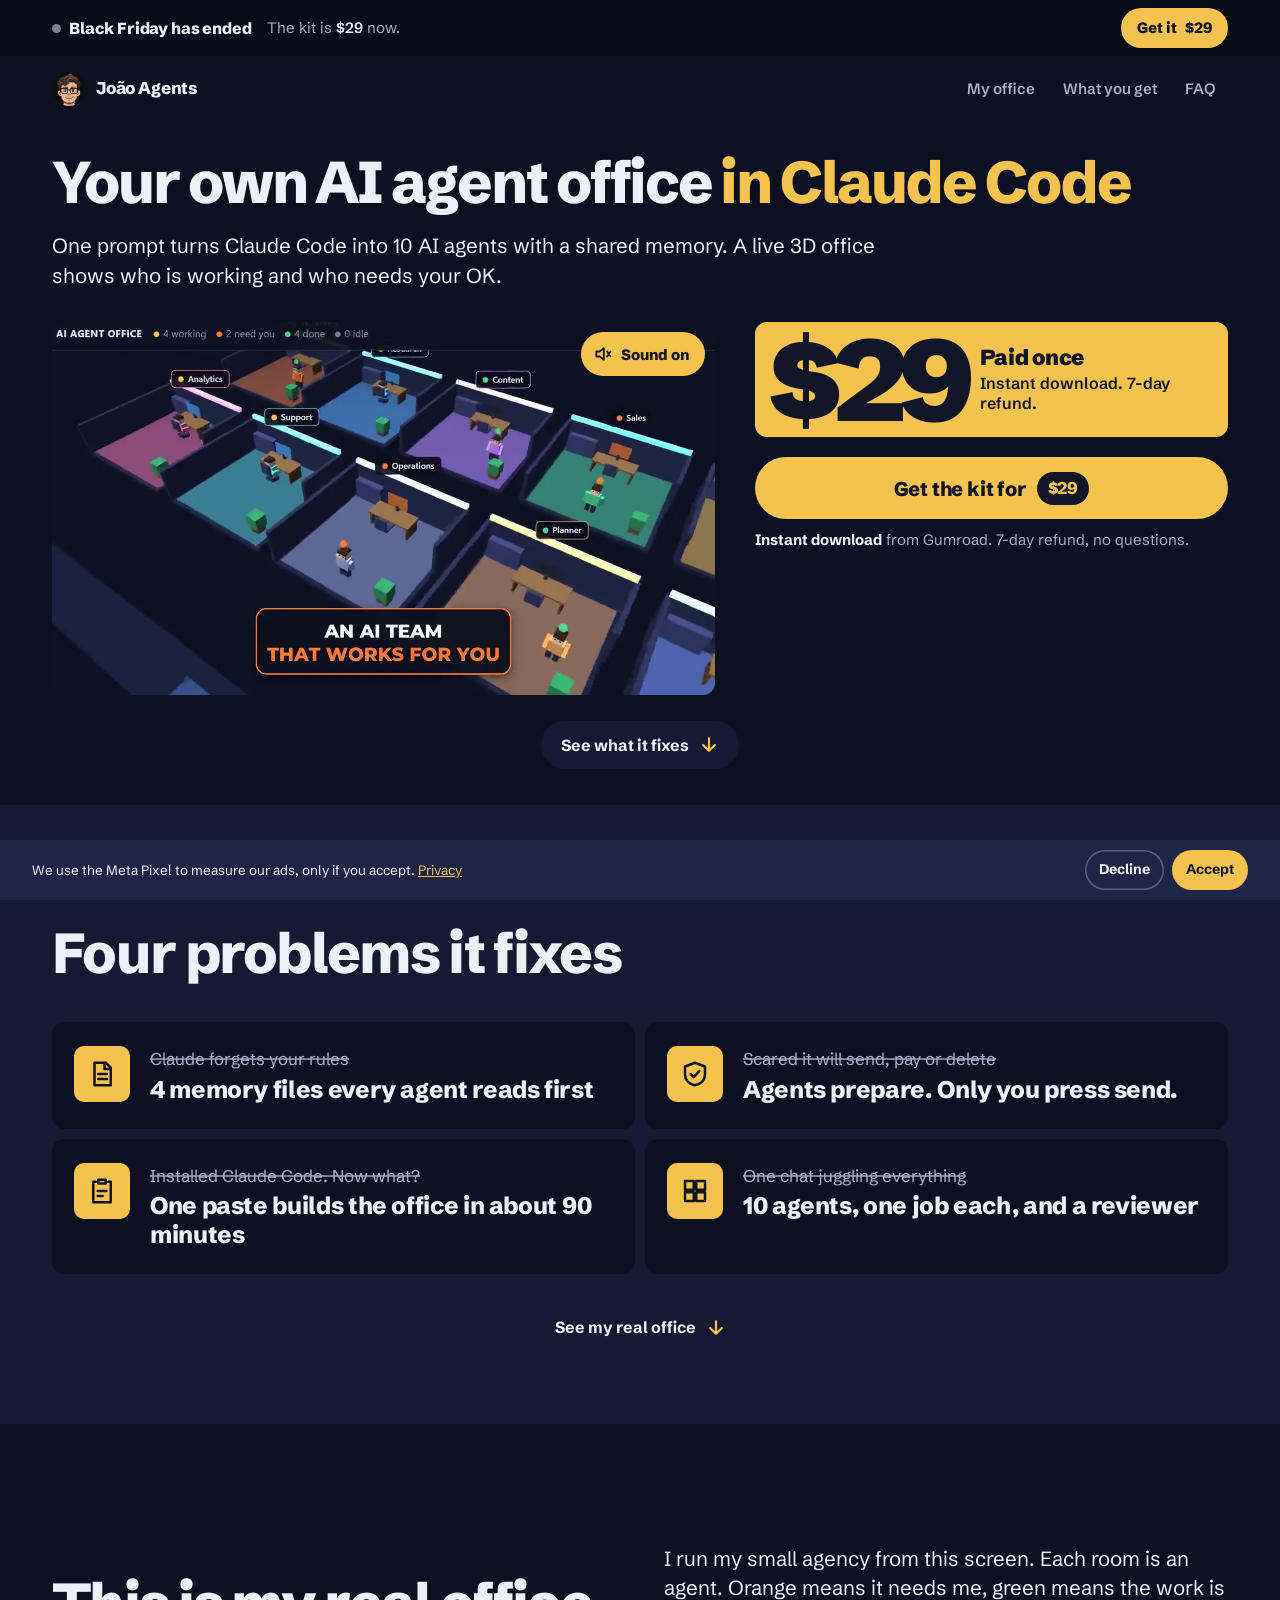
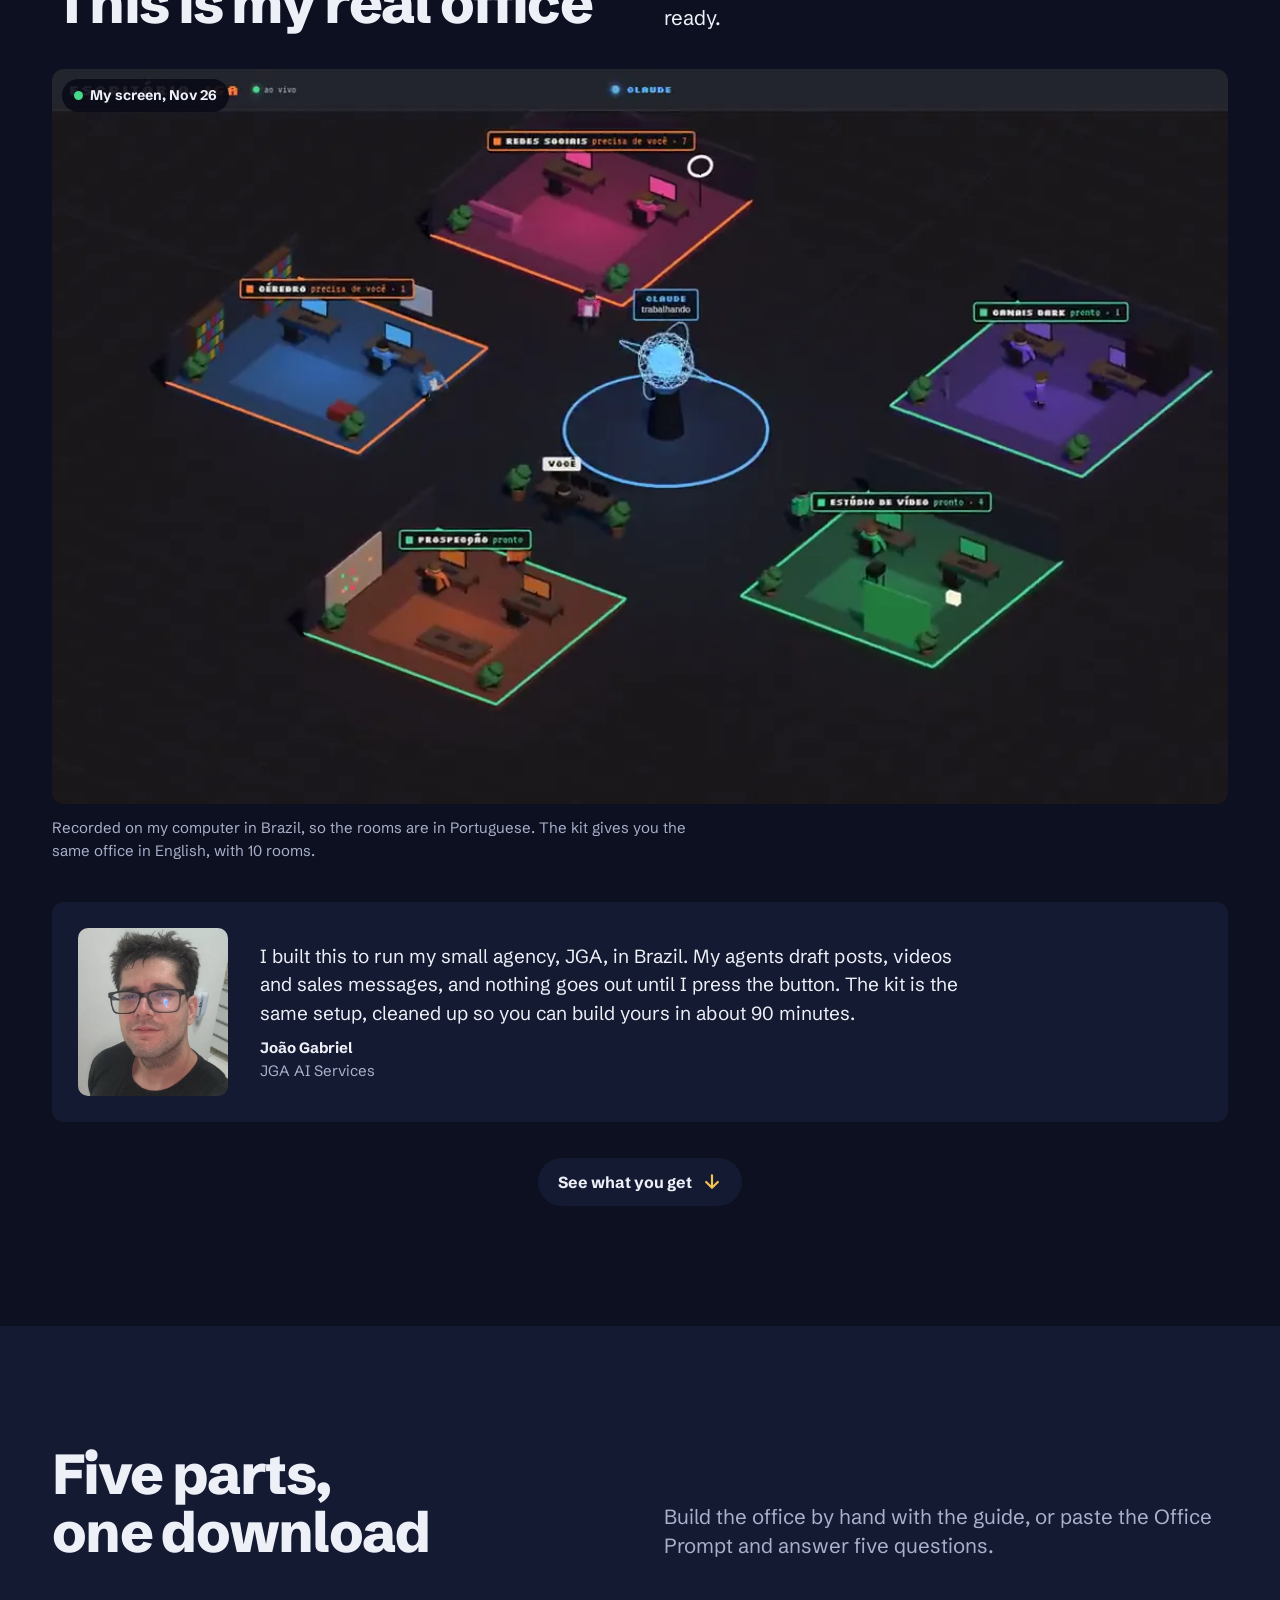
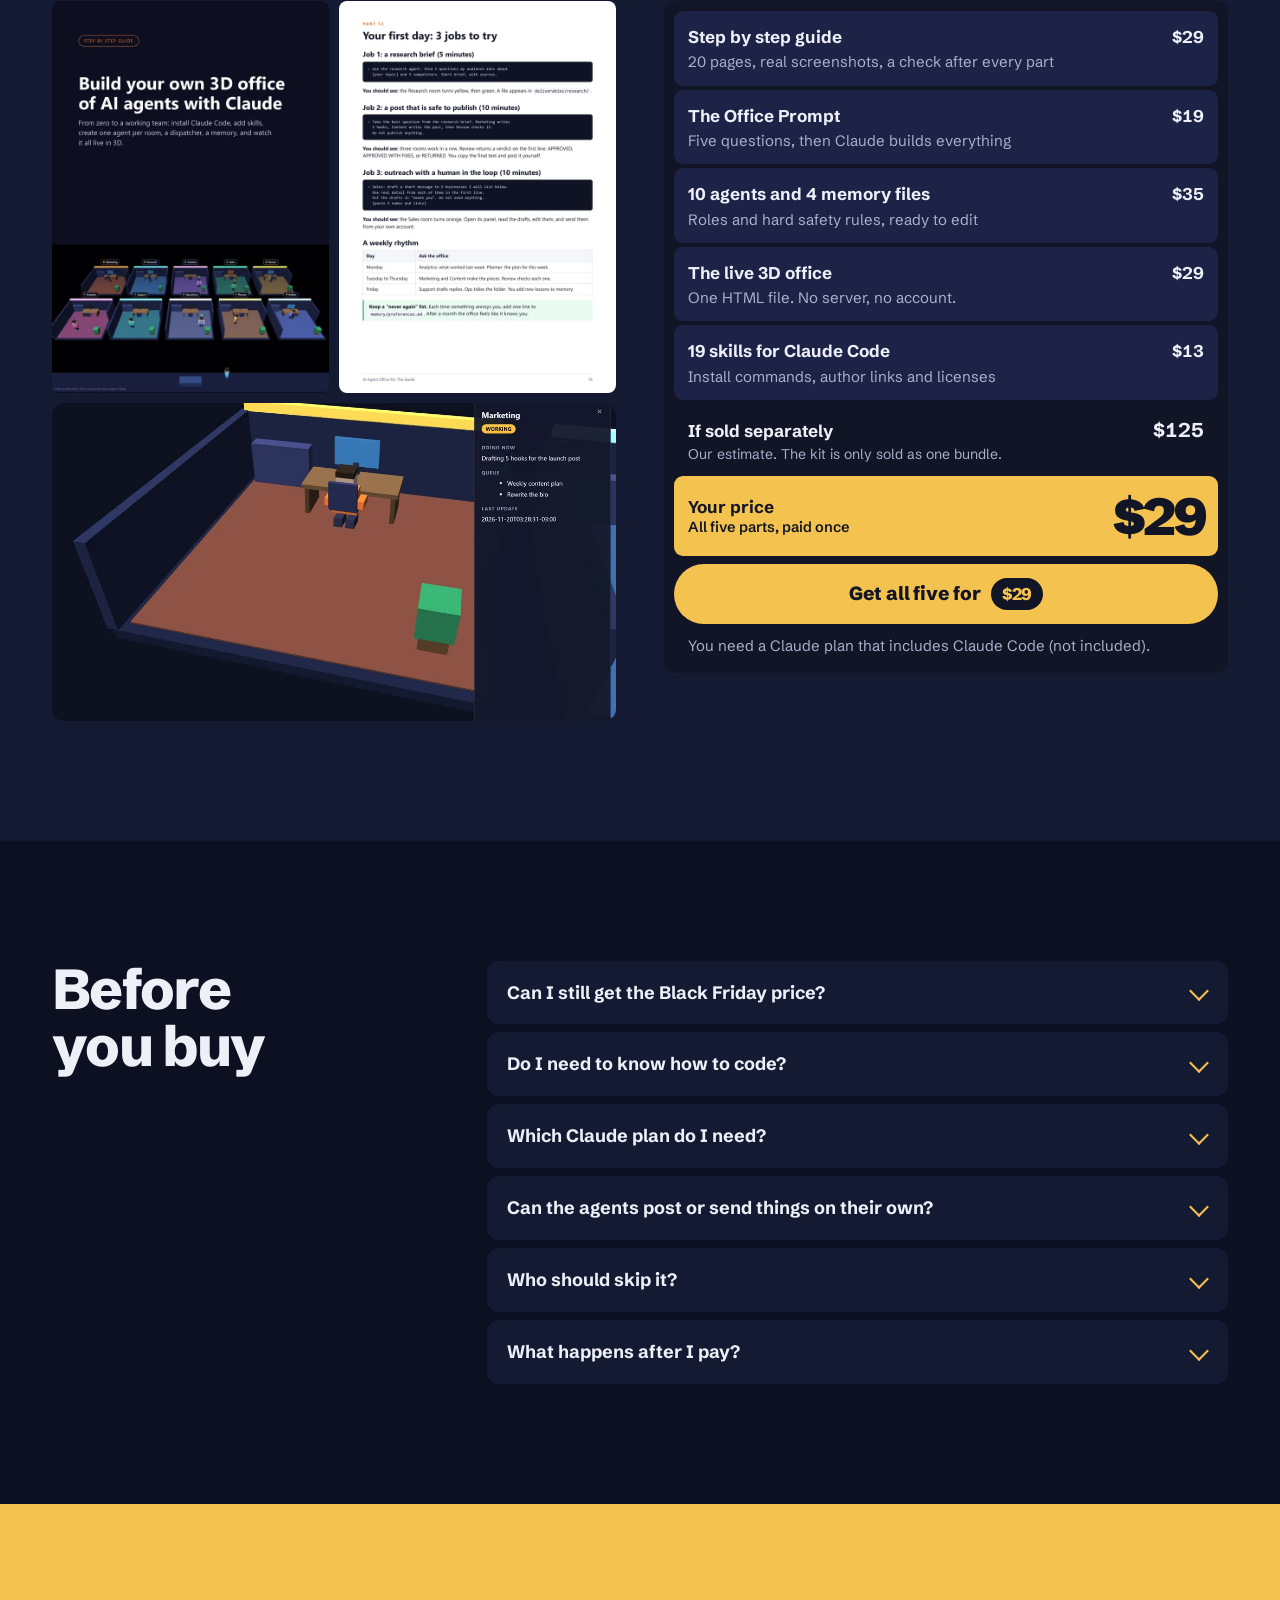
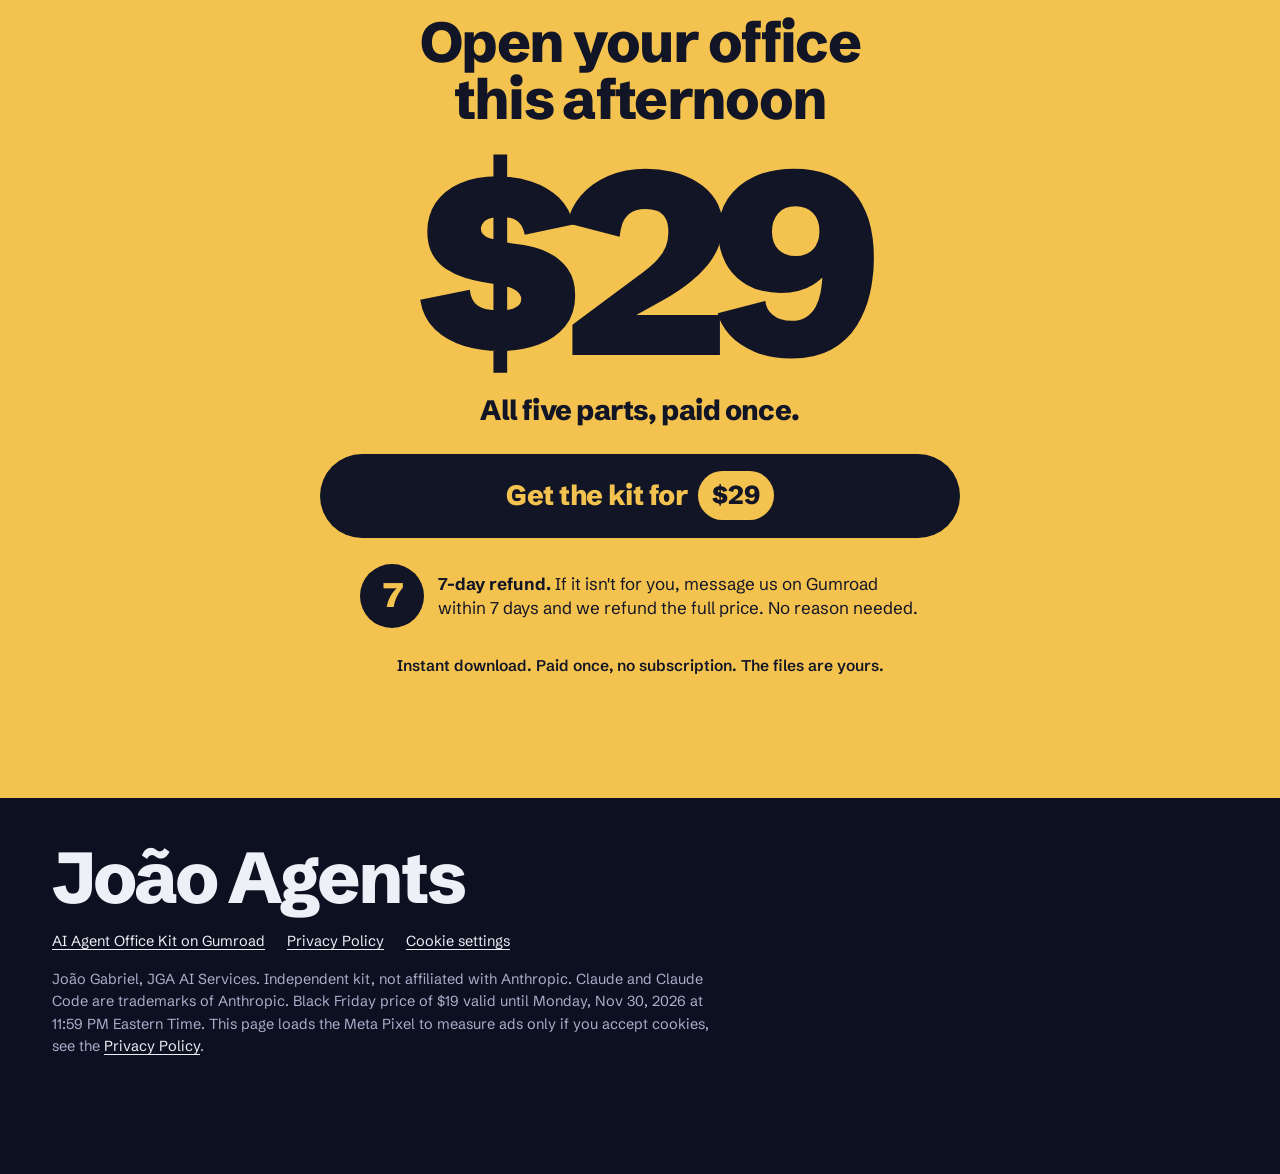
<file: bf/index-v2-consent.html>
<!doctype html>
<html lang="en">
<head>
<meta charset="utf-8">
<meta name="viewport" content="width=device-width, initial-scale=1, viewport-fit=cover">
<title>AI Agent Office Kit: Black Friday, $19 until Monday</title>
<meta name="description" content="One prompt turns Claude Code into 10 AI agents with their own jobs, a shared memory and a live 3D office. Black Friday price $19 until Monday, Nov 30 at 11:59 PM ET. Then $29.">
<meta name="theme-color" content="#0d1020">
<meta property="og:title" content="AI Agent Office Kit: $19 for Black Friday">
<meta property="og:description" content="10 agents, one dispatcher, a shared memory and a live 3D office for Claude Code. $19 until Monday, Nov 30, 11:59 PM ET. Then $29.">
<meta property="og:image" content="https://gojira1998.github.io/joaoagents/bf/assets/office-og.jpg">
<meta property="og:url" content="https://gojira1998.github.io/joaoagents/bf/">
<link rel="icon" href="assets/joao.jpg">
<link rel="preconnect" href="https://fonts.googleapis.com"><link rel="preconnect" href="https://fonts.gstatic.com" crossorigin>
<link href="https://fonts.googleapis.com/css2?family=Schibsted+Grotesk:wght@400..900&display=swap" rel="stylesheet">
<script>
/* Black Friday clock. Ends Monday, Nov 30, 2026 at 11:59:59 PM in New York (EST, UTC-5),
   which is 2026-12-01 05:00:00 UTC. From that moment the page shows $29.
   Test the after state with ?preview_now=2026-12-01T06:00:00Z */
(function(){
  var END=Date.UTC(2026,11,1,5,0,0), skew=0;
  try{var q=new URLSearchParams(location.search).get("preview_now");if(q){var t=Date.parse(q);if(!isNaN(t))skew=t-Date.now()}}catch(e){}
  window.BF={END:END,now:function(){return Date.now()+skew},live:function(){return Date.now()+skew<END}};
  var d=document.documentElement;d.classList.add("js");d.setAttribute("data-phase",window.BF.live()?"bf":"after");
})();
window.jgaPixel=function(){
if(window.jgaPixelOn)return;window.jgaPixelOn=1;
!function(f,b,e,v,n,t,s){if(f.fbq)return;n=f.fbq=function(){n.callMethod?n.callMethod.apply(n,arguments):n.queue.push(arguments)};if(!f._fbq)f._fbq=n;n.push=n;n.loaded=!0;n.version='2.0';n.queue=[];t=b.createElement(e);t.async=!0;t.src=v;s=b.getElementsByTagName(e)[0];s.parentNode.insertBefore(t,s)}(window,document,'script','https://connect.facebook.net/en_US/fbevents.js');
fbq('init','1138422325458467');fbq('track','PageView');fbq('track','ViewContent',{content_name:'AI Agent Office Kit',content_type:'product',value:window.BF&&window.BF.live()?19:29,currency:'USD'});
};
</script>
<style>
:root{
  --bg:#0d1020; --bg2:#151a33; --bg3:#1d2346; --deep:#121526;
  --ink:#eef0f8; --muted:#aab0cc;
  --gold:#f4c24f; --gold2:#ffd36e;
  --orange:#ff7a2e; --green:#45d98a; --idle:#7a7f96;
  --code:#090b17;
  --r:12px; --gut:16px; --max:1240px; --barh:58px;
  --ease:cubic-bezier(.2,.7,.2,1);
}
*{box-sizing:border-box;margin:0;padding:0}
html{-webkit-text-size-adjust:100%;scroll-behavior:smooth;scroll-padding-top:calc(var(--barh) + 12px)}
body{background:var(--bg);color:var(--ink);font:400 17px/1.55 "Schibsted Grotesk",system-ui,-apple-system,"Segoe UI",Roboto,sans-serif;-webkit-font-smoothing:antialiased;overflow-x:hidden;padding-top:var(--barh)}
img,video{display:block;max-width:100%;height:auto}
a{color:inherit}
button{font:inherit;color:inherit}
.w{width:100%;max-width:var(--max);margin:0 auto;padding:0 var(--gut)}
h1,h2,h3{font-weight:800;letter-spacing:-.03em;text-wrap:balance}
h1{font-size:clamp(34px,5vw,72px);line-height:.98;letter-spacing:-.035em}
h2{font-size:clamp(32px,4.4vw,60px);line-height:1.02}
h3{font-size:clamp(20px,2vw,25px);line-height:1.15;letter-spacing:-.02em}
p{max-width:60ch}
.lead{font-size:clamp(18px,1.6vw,22px);line-height:1.45}
.small{font-size:15px;color:var(--muted)}
section{padding:80px 0}
:focus-visible{outline:3px solid var(--gold);outline-offset:3px;border-radius:4px}
.num{font-variant-numeric:tabular-nums}

/* phase switch: html[data-phase] is set before paint */
html[data-phase="after"] .only-bf{display:none!important}
html:not([data-phase="after"]) .only-after{display:none!important}
/* Black Friday bonus: hidden until João approves it (switch data-bonus to "on") */
[data-bonus="off"]{display:none!important}

/* buttons */
.btn{display:inline-flex;align-items:center;justify-content:center;gap:10px;min-height:60px;padding:0 28px;border-radius:999px;background:var(--gold);color:var(--deep);font-weight:800;font-size:19px;letter-spacing:-.01em;text-decoration:none;border:0;cursor:pointer;transition:transform .2s var(--ease),background .2s}
.btn:hover{background:var(--gold2);transform:translateY(-2px)}
.btn:active{transform:translateY(0) scale(.98)}
.btn .px{display:inline-block;padding:3px 11px;border-radius:999px;background:var(--deep);color:var(--gold);font-size:17px}
.btn.dark{background:var(--deep);color:var(--gold)}
.btn.dark:hover{background:#1f2440}
.btn.dark .px{background:var(--gold);color:var(--deep)}

/* fixed Black Friday bar (unchanged behaviour) */
.bf{position:fixed;top:0;left:0;right:0;z-index:50;height:var(--barh);background:var(--code);display:flex;align-items:center}
.bf .w{display:flex;align-items:center;gap:12px}
.bf .t{flex:1;min-width:0;display:grid;gap:1px;line-height:1.25}
.bf .t b{font-size:15px;font-weight:800;letter-spacing:-.01em;display:flex;align-items:center;gap:8px;white-space:nowrap}
.bf .t b i{width:9px;height:9px;border-radius:50%;background:var(--orange);flex:none;animation:blink 1.2s steps(2,start) infinite}
.bf .t span{font-size:13.5px;color:var(--muted);white-space:nowrap;overflow:hidden;text-overflow:ellipsis}
.bf .t span em{font-style:normal;color:var(--ink);font-weight:600}
.bf .long{display:none}
.bf .go{flex:none;display:inline-flex;align-items:center;gap:8px;min-height:42px;padding:0 16px;border-radius:999px;background:var(--gold);color:var(--deep);font-weight:800;font-size:15px;text-decoration:none;transition:background .2s,transform .2s var(--ease)}
.bf .go:hover{background:var(--gold2)}
.bf .go:active{transform:scale(.97)}
html[data-phase="after"] .bf .t b i{background:var(--idle);animation:none}
@keyframes blink{to{visibility:hidden}}

/* header */
.top{padding:8px 0}
.top .w{display:flex;align-items:center;gap:12px}
.brand{display:flex;align-items:center;gap:10px;text-decoration:none;font-weight:800;font-size:17px;letter-spacing:-.01em}
.brand img{width:34px;height:34px;border-radius:50%}
.top nav{margin-left:auto;display:flex;align-items:center;gap:4px}
.top nav a{text-decoration:none;font-size:15px;font-weight:600;padding:9px 12px;border-radius:999px;color:var(--muted)}
.top nav a:hover{background:var(--bg2);color:var(--ink)}
.top nav a.hide-m{display:none}

/* the Black Friday tape */
.tape{background:var(--gold);color:var(--deep);overflow:hidden;white-space:nowrap;height:42px;display:flex;align-items:center}
.tape .run{display:flex;flex:none;animation:tape 26s linear infinite}
.tape span{flex:none;font-weight:900;font-size:18px;letter-spacing:-.005em;text-transform:uppercase;padding-right:28px;display:inline-flex;align-items:center;gap:28px}
.tape span i{width:9px;height:9px;border-radius:50%;background:var(--deep);flex:none}
@keyframes tape{to{transform:translateX(-50%)}}

/* hero */
.hero{padding:18px 0 28px;background:var(--bg)}
.hero .w{display:grid;gap:18px}
.film{position:relative;margin:0 calc(var(--gut) * -1);background:var(--code);aspect-ratio:16/9;overflow:hidden}
.film video{width:100%;height:100%;object-fit:cover}
.snd{position:absolute;right:10px;top:10px;display:inline-flex;align-items:center;gap:8px;min-height:44px;padding:0 16px 0 12px;border-radius:999px;border:0;background:var(--gold);color:var(--deep);font-weight:800;font-size:15px;cursor:pointer;transition:transform .2s var(--ease),background .2s}
.snd:hover{background:var(--gold2)}
.snd:active{transform:scale(.96)}
.snd svg{width:20px;height:20px;flex:none}
.snd .on{display:none}
.snd[aria-pressed="true"] .on{display:block}
.snd[aria-pressed="true"] .off{display:none}
.hero h1 span{color:var(--gold)}
.tag{display:flex;align-items:center;gap:14px;background:var(--gold);color:var(--deep);border-radius:var(--r);padding:8px 16px 8px 14px}
.tag strong{font-size:clamp(76px,9vw,140px);font-weight:900;line-height:.86;letter-spacing:-.06em;font-variant-numeric:tabular-nums;flex:none}
.tag p{font-size:16px;line-height:1.3;font-weight:600}
.tag p b{display:block;font-size:clamp(19px,1.7vw,24px);font-weight:900;letter-spacing:-.02em;line-height:1.1;margin-bottom:3px}
.hero .buy{display:grid;gap:10px}
.hero .buy .btn{width:100%;min-height:62px;font-size:20px}
.hero .note{font-size:15px;color:var(--muted);line-height:1.45}
.hero .note b{color:var(--ink);font-weight:700}
.clock{display:flex;gap:6px;align-items:stretch}
.clock div{flex:1;min-width:0;background:var(--bg3);border-radius:8px;padding:6px 4px 5px;text-align:center}
.clock strong{display:block;font-size:26px;font-weight:800;letter-spacing:-.02em;line-height:1.05;font-variant-numeric:tabular-nums;color:var(--gold)}
.clock small{display:block;font-size:12.5px;color:var(--muted)}
.hero .lead{color:var(--ink)}

/* scroll cue */
.cue{display:flex;justify-content:center;padding:6px 0 0}
.cue a{display:inline-flex;align-items:center;gap:10px;min-height:48px;padding:0 20px;border-radius:999px;background:var(--bg2);color:var(--ink);font-weight:700;font-size:16px;text-decoration:none;transition:background .2s}
.cue a:hover{background:var(--bg3)}
.cue svg{width:20px;height:20px;color:var(--gold);animation:nudge 1.4s var(--ease) infinite}
@keyframes nudge{0%,100%{transform:translateY(-2px)}50%{transform:translateY(5px)}}
.on-gold .cue a{background:var(--deep);color:var(--gold)}

/* problems and fixes */
.prob{background:var(--bg2);padding-bottom:56px}
.prob h2{margin-bottom:28px}
.fixes{list-style:none;display:grid;gap:10px}
.fixes li{display:grid;grid-template-columns:48px 1fr;gap:16px;align-items:start;padding:18px 18px 18px 16px;border-radius:var(--r);background:var(--bg)}
.fixes .ic{width:48px;height:48px;border-radius:10px;background:var(--gold);color:var(--deep);display:grid;place-items:center}
.fixes .ic svg{width:26px;height:26px}
.fixes s{display:block;color:var(--muted);font-size:16px;text-decoration-color:rgba(170,176,204,.7);text-decoration-thickness:1.5px}
.fixes b{display:block;font-size:clamp(20px,1.9vw,24px);font-weight:800;line-height:1.2;letter-spacing:-.015em;margin-top:3px}
.prob .cue{padding-top:30px}

/* real office */
.real h2{max-width:16ch}
.real .lead{margin-top:14px}
.real .head{display:grid;gap:4px;margin-bottom:26px}
.screen{position:relative;margin:0 calc(var(--gut) * -1);overflow:hidden;background:#14151c;aspect-ratio:1120/700}
.screen video{width:100%;height:100%;object-fit:cover}
.screen .live{position:absolute;left:10px;top:10px;display:inline-flex;align-items:center;gap:7px;padding:6px 12px;border-radius:999px;background:rgba(9,11,23,.9);font-size:14px;font-weight:700}
.screen .live i{width:9px;height:9px;border-radius:50%;background:var(--green);animation:blink 1.6s steps(2,start) infinite}
.cap{margin-top:12px;font-size:15px;color:var(--muted);max-width:75ch}
.key{list-style:none;display:flex;flex-wrap:wrap;gap:8px 18px;margin-top:12px;font-size:15px}
.key li{display:inline-flex;align-items:center;gap:8px}
.key i{width:12px;height:12px;border-radius:3px;background:var(--c)}
.me{margin-top:40px;display:grid;grid-template-columns:84px 1fr;grid-template-areas:"i s" "p p";gap:16px 16px;align-items:center;background:var(--bg2);border-radius:var(--r);padding:18px}
.me img{grid-area:i;width:84px;height:94px;object-fit:cover;border-radius:10px}
.me .say{grid-area:p}
.me .sig{grid-area:s}
.me p{font-size:17px;line-height:1.5}
.me .sig{font-size:15px;color:var(--muted)}
.me .sig b{color:var(--ink)}
.real .cue{padding-top:36px}

/* what you get + price */
.kit{background:var(--bg2)}
.kit .w{display:grid;gap:28px}
.kit .stack{order:2}.kit .pics{order:3}.kit .hd{order:1}
.kit .lead{margin-top:14px;color:var(--muted)}
.pics{display:grid;grid-template-columns:1fr 1fr;gap:10px}
.pics img{border-radius:8px;background:#fff}
.pics .wide{grid-column:1/-1;border-radius:var(--r);overflow:hidden;background:var(--code);aspect-ratio:1100/619}
.pics .wide img{width:100%;height:100%;object-fit:cover;border-radius:0}
.stack{background:var(--deep);border-radius:var(--r);padding:8px}
.stack ul{list-style:none;display:grid;gap:4px}
.stack li{display:grid;grid-template-columns:1fr auto;gap:2px 16px;padding:13px 14px;border-radius:9px;background:var(--bg3)}
.stack li b{font-size:17px;font-weight:700}
.stack li span{grid-column:1;font-size:15px;color:var(--muted);line-height:1.35}
.stack li em{grid-row:1;grid-column:2;font-style:normal;font-weight:700;font-size:17px;font-variant-numeric:tabular-nums}
.stack .total{display:flex;justify-content:space-between;align-items:baseline;gap:12px;padding:14px 14px 10px;font-size:17px;font-weight:700}
.stack .total em{font-style:normal;font-variant-numeric:tabular-nums;font-size:20px}
.stack .total small{display:block;font-weight:400;font-size:14px;color:var(--muted)}
.stack .now{display:flex;justify-content:space-between;align-items:center;gap:12px;padding:14px;border-radius:9px;background:var(--gold);color:var(--deep)}
.stack .now b{font-size:17px;line-height:1.25}
.stack .now b small{display:block;font-weight:600;font-size:14.5px}
.stack .now strong{font-size:52px;font-weight:900;letter-spacing:-.05em;line-height:1;font-variant-numeric:tabular-nums}
.stack .btn{width:100%;margin-top:8px}
.stack .then{padding:10px 14px 6px;font-size:15px;color:var(--muted)}
.stack .then b{color:var(--ink)}

/* Black Friday bonus (hidden by default) */
.bonus{background:var(--bg);padding:56px 0}
.bonus .box{display:grid;gap:18px;border-radius:var(--r);background:var(--bg3);padding:22px}
.bonus h2{font-size:clamp(28px,3.4vw,44px)}
.bonus .ph{aspect-ratio:16/9;border-radius:10px;background:var(--code);display:grid;place-items:center;color:var(--muted);font-size:15px;text-align:center;padding:16px}

/* faq */
.faq .w{display:grid;gap:26px}
.qs{display:grid;gap:8px}
details{border-radius:var(--r);background:var(--bg2)}
summary{list-style:none;cursor:pointer;padding:18px 56px 18px 20px;font-weight:700;font-size:18px;position:relative}
summary::-webkit-details-marker{display:none}
summary::after{content:"";position:absolute;right:22px;top:50%;width:12px;height:12px;margin-top:-8px;border-right:2.5px solid var(--gold);border-bottom:2.5px solid var(--gold);transform:rotate(45deg);transition:transform .25s var(--ease)}
details[open] summary::after{transform:rotate(225deg);margin-top:-2px}
details>div{padding:0 20px 20px;font-size:17px}
details a{color:var(--gold)}

/* final close: the loudest block on the page */
.close{background:var(--gold);color:var(--deep);padding:72px 0 76px}
.close .w{display:grid;gap:22px;justify-items:center;text-align:center}
.close h2{max-width:15ch}
.close .big{font-size:clamp(120px,22vw,260px);font-weight:900;letter-spacing:-.06em;line-height:.82;font-variant-numeric:tabular-nums}
.close .save{font-size:clamp(20px,2.2vw,28px);font-weight:800;letter-spacing:-.02em;line-height:1.2}
.close .clock{width:100%;max-width:560px}
.close .clock div{background:var(--deep)}
.close .clock strong{font-size:clamp(30px,4vw,44px)}
.close .btn{width:100%;max-width:640px;min-height:84px;font-size:clamp(22px,2.4vw,28px);padding:0 24px}
.close .btn .px{font-size:clamp(20px,2.2vw,26px);padding:4px 14px}
.close .refund{display:flex;align-items:center;gap:14px;text-align:left;max-width:560px}
.close .refund strong{flex:none;display:grid;place-items:center;width:64px;height:64px;border-radius:50%;background:var(--deep);color:var(--gold);font-size:34px;font-weight:900;letter-spacing:-.04em}
.close .refund p{font-size:17px;line-height:1.4}
.close .facts{font-size:15.5px;font-weight:600}

footer{background:var(--bg);padding:44px 0 56px;font-size:14.5px;color:var(--muted)}
footer .w{display:grid;gap:16px}
footer .name{font-size:clamp(34px,7vw,72px);font-weight:800;letter-spacing:-.04em;color:var(--ink);line-height:1}
footer .fine{max-width:75ch}
footer .links{display:flex;flex-wrap:wrap;gap:10px 22px}
footer a,.linkbtn{color:var(--ink);text-underline-offset:3px}
.linkbtn{background:none;border:0;padding:0;font:inherit;text-decoration:underline;cursor:pointer}

/* cookie notice (unchanged) */
.ck{position:fixed;left:0;right:0;bottom:0;z-index:60;background:#1f2547;padding:10px var(--gut) calc(10px + env(safe-area-inset-bottom));display:flex;align-items:center;gap:12px}
.ck[hidden]{display:none}
.ck p{flex:1;min-width:0;font-size:13.5px;line-height:1.35;max-width:none}
.ck a{color:var(--gold)}
.ck .bs{display:flex;gap:8px;flex:none}
.ck button{min-height:40px;padding:0 14px;border-radius:999px;border:0;font-weight:700;font-size:14px;cursor:pointer}
.ck #ck-no{background:transparent;color:var(--ink);box-shadow:inset 0 0 0 1.5px #59608a} /* taste-skill-ignore: inset ring as button outline */
.ck #ck-ok{background:var(--gold);color:var(--deep)}
body.ck-on{padding-bottom:var(--ckh,64px)}

/* entrances: content stays visible if script fails */
.js .rv{opacity:0;transform:translateY(22px);transition:opacity .6s var(--ease),transform .6s var(--ease);transition-delay:var(--d,0ms)}
.js .rv.v{opacity:1;transform:none}

@media (max-width:374px){.bf .t span{font-size:12.5px}.bf .go{padding:0 12px}.clock strong{font-size:22px}.tag strong{font-size:64px}}
@media (min-width:600px){
  .fixes{grid-template-columns:1fr 1fr}
  .film,.screen{margin:0;border-radius:var(--r)}
}
@media (min-width:760px){
  :root{--gut:32px;--barh:56px}
  body{font-size:18px}
  section{padding:120px 0}
  .bf .long{display:inline}
  .bf .short{display:none}
  .bf .t{display:flex;align-items:center;gap:16px}
  .bf .t b{font-size:16px}
  .bf .t span{font-size:15px}
  .bf .go{min-height:40px;font-size:15px}
  .top{padding:12px 0}
  .top nav a.hide-m{display:block}
  .tape{height:52px}
  .tape span{font-size:22px}
  .hero{padding:32px 0 36px}
  .hero .w{grid-template-columns:minmax(0,7fr) minmax(0,5fr);grid-template-areas:"h h" "l l" "f t" "f b" "f c" "f .";grid-template-rows:auto auto auto auto auto 1fr;column-gap:40px;row-gap:16px;align-items:start}
  .hero h1{grid-area:h;font-size:clamp(44px,4.6vw,68px);max-width:none}
  .hero .lead{grid-area:l;max-width:64ch;margin-bottom:12px}
  .hero .tag{grid-area:t}
  .hero .buy{grid-area:b}
  .hero .clock{grid-area:c}
  .hero .film{grid-area:f;align-self:start}
  .hero .cue{grid-column:1/-1}
  .prob{padding-bottom:72px}
  .prob h2{margin-bottom:40px}
  .fixes li{padding:24px 24px 24px 22px;grid-template-columns:56px 1fr;gap:20px}
  .fixes .ic{width:56px;height:56px}
  .fixes .ic svg{width:30px;height:30px}
  .fixes s{font-size:17px}
  .real .head{grid-template-columns:minmax(0,6fr) minmax(0,6fr);gap:48px;align-items:end;margin-bottom:36px}
  .real .lead{margin-top:0}
  .me{grid-template-columns:150px minmax(0,1fr);grid-template-areas:"i p" "i s";gap:10px 32px;padding:26px;align-items:end}
  .me .sig{align-self:start}
  .me img{width:150px;height:168px}
  .me p{font-size:19px}
  .kit .w{grid-template-columns:minmax(0,6fr) minmax(0,6fr);grid-template-areas:"hd hd" "pc st";column-gap:48px;row-gap:40px;align-items:start}
  .kit .hd{grid-area:hd;display:grid;grid-template-columns:minmax(0,6fr) minmax(0,6fr);gap:48px;align-items:end}
  .kit .hd .lead{margin-top:0}
  .kit .pics{grid-area:pc}
  .kit .stack{grid-area:st;padding:10px}
  .bonus .box{grid-template-columns:minmax(0,6fr) minmax(0,6fr);gap:36px;padding:36px;align-items:center}
  .faq .w{grid-template-columns:minmax(0,4fr) minmax(0,8fr);gap:64px;align-items:start}
  .close{padding:110px 0 120px}
  .close .w{gap:26px}
}
@media (min-width:760px) and (max-width:999px){
  .hero .w{grid-template-columns:minmax(0,1fr);grid-template-areas:"f" "h" "l" "t" "b" "c";grid-template-rows:auto}
  .hero .lead{margin-bottom:0}
}
@media (min-width:1100px){
  .hero .w{row-gap:20px}
}
@media (prefers-reduced-motion:reduce){
  html{scroll-behavior:auto}
  .js .rv{opacity:1;transform:none;transition:none}
  .bf .t b i,.screen .live i,.cue svg{animation:none}
  .tape .run{animation:none}
  .btn,.bf .go,.snd{transition:none}
}
</style>
</head>
<body>
<div class="bf" id="bf" role="region" aria-label="Black Friday offer"><div class="w">
  <div class="t only-bf">
    <b><i></i>Black Friday: $19 <span class="long" style="color:var(--muted);font-weight:500">until Monday, Nov 30, 11:59 PM ET. Then $29.</span></b>
    <span><span class="short">Then $29. Ends in </span><span class="long">Ends in </span><em class="num" data-cd="bar">4d 12h 00m 00s</em></span>
  </div>
  <div class="t only-after">
    <b><i></i>Black Friday has ended</b>
    <span>The kit is <em>$29</em> now.</span>
  </div>
  <a class="go" href="https://lendasgringo.gumroad.com/l/myeirv?wanted=true" target="_blank" rel="noopener" data-buy="bar">Get it <span data-price>$19</span></a>
</div></div>

<header class="top"><div class="w">
  <a class="brand" href="#top"><img src="assets/joao.jpg" alt="" width="34" height="34">João Agents</a>
  <nav aria-label="Main">
    <a class="hide-m" href="#office">My office</a>
    <a class="hide-m" href="#buy">What you get</a>
    <a href="#faq">FAQ</a>
  </nav>
</div></header>

<div class="tape only-bf" aria-label="Black Friday: $19 until Monday, Nov 30 at 11:59 PM ET. $29 from Tuesday."><div class="run" aria-hidden="true">
  <span>Black Friday<i></i>$19 until Monday<i></i>$29 from Tuesday<i></i>Save $10<i></i></span><span>Black Friday<i></i>$19 until Monday<i></i>$29 from Tuesday<i></i>Save $10<i></i></span><span>Black Friday<i></i>$19 until Monday<i></i>$29 from Tuesday<i></i>Save $10<i></i></span><span>Black Friday<i></i>$19 until Monday<i></i>$29 from Tuesday<i></i>Save $10<i></i></span>
  <span>Black Friday<i></i>$19 until Monday<i></i>$29 from Tuesday<i></i>Save $10<i></i></span><span>Black Friday<i></i>$19 until Monday<i></i>$29 from Tuesday<i></i>Save $10<i></i></span><span>Black Friday<i></i>$19 until Monday<i></i>$29 from Tuesday<i></i>Save $10<i></i></span><span>Black Friday<i></i>$19 until Monday<i></i>$29 from Tuesday<i></i>Save $10<i></i></span>
</div></div>

<main id="top">
<section class="hero" aria-labelledby="h1"><div class="w">
  <figure class="film">
    <video id="hero-video" autoplay muted loop playsinline preload="auto" poster="assets/presentation-poster-after.webp" aria-label="Presentation of the kit: the four problems it fixes, the 3D office with agents working, the memory file, the button only you press, and the five parts inside">
      <source src="assets/presentation-after-720.mp4" type="video/mp4">
    </video>
    <script>/* Black Friday cut has the $19 cover and end card; after the deadline the page keeps the cut without the price */
    (function(){var v=document.getElementById("hero-video");if(window.BF&&BF.live()){v.poster="assets/presentation-poster-bf.webp";v.querySelector("source").src="assets/presentation-bf-720.mp4";v.load()}})();</script>
    <button class="snd" type="button" aria-pressed="false" id="snd"><svg class="off" viewBox="0 0 24 24" fill="none" stroke="currentColor" stroke-width="2.2" stroke-linecap="round" stroke-linejoin="round" aria-hidden="true"><path d="M4 9h4l5-4v14l-5-4H4z"/><path d="M17 9l4 6M21 9l-4 6"/></svg><svg class="on" viewBox="0 0 24 24" fill="none" stroke="currentColor" stroke-width="2.2" stroke-linecap="round" stroke-linejoin="round" aria-hidden="true"><path d="M4 9h4l5-4v14l-5-4H4z"/><path d="M16.5 8.5a5 5 0 0 1 0 7M19 6a8.5 8.5 0 0 1 0 12"/></svg><span>Sound on</span></button>
  </figure>

  <h1 id="h1">Your own AI agent office <span class="only-bf">for Black Friday</span><span class="only-after">in Claude Code</span></h1>

  <div class="tag">
    <strong data-price>$19</strong>
    <p class="only-bf"><b>Save $10 before Tuesday</b>Then $29 from Dec 1.</p>
    <p class="only-after"><b>Paid once</b>Instant download. 7-day refund.</p>
  </div>

  <div class="buy">
    <a class="btn" href="https://lendasgringo.gumroad.com/l/myeirv?wanted=true" target="_blank" rel="noopener" data-buy="hero" id="hero-buy">Get the kit for <span class="px" data-price>$19</span></a>
    <p class="note"><b>Instant download</b> from Gumroad. 7-day refund, no questions.</p>
  </div>

  <div class="clock only-bf" aria-label="Time left at $19" data-clock>
    <div><strong data-u="d">4</strong><small>days</small></div>
    <div><strong data-u="h">12</strong><small>hours</small></div>
    <div><strong data-u="m">00</strong><small>min</small></div>
    <div><strong data-u="s">00</strong><small>sec</small></div>
  </div>

  <p class="lead">One prompt turns Claude Code into 10 AI agents with a shared memory. A live 3D office shows who is working and who needs your OK.</p>

  <div class="cue"><a href="#fixes"><span>See what it fixes</span><svg viewBox="0 0 24 24" fill="none" stroke="currentColor" stroke-width="2.6" stroke-linecap="round" stroke-linejoin="round" aria-hidden="true"><path d="M12 4v15M5 12l7 7 7-7"/></svg></a></div>
</div></section>

<section class="prob" id="fixes" aria-labelledby="h-prob"><div class="w">
  <h2 id="h-prob" class="rv">Four problems it fixes</h2>
  <ul class="fixes">
    <li class="rv"><span class="ic"><svg viewBox="0 0 24 24" fill="none" stroke="currentColor" stroke-width="2" stroke-linecap="round" stroke-linejoin="round" aria-hidden="true"><path d="M6 3h9l4 4v14H6z"/><path d="M14 3v5h5M9 12h7M9 16h7"/></svg></span><p><s>Claude forgets your rules</s><b>4 memory files every agent reads first</b></p></li>
    <li class="rv" style="--d:70ms"><span class="ic"><svg viewBox="0 0 24 24" fill="none" stroke="currentColor" stroke-width="2" stroke-linecap="round" stroke-linejoin="round" aria-hidden="true"><path d="M12 3l8 3v6c0 5-3.5 8-8 9-4.5-1-8-4-8-9V6z"/><path d="M8.5 12l2.5 2.5 4.5-5"/></svg></span><p><s>Scared it will send, pay or delete</s><b>Agents prepare. Only you press send.</b></p></li>
    <li class="rv" style="--d:140ms"><span class="ic"><svg viewBox="0 0 24 24" fill="none" stroke="currentColor" stroke-width="2" stroke-linecap="round" stroke-linejoin="round" aria-hidden="true"><path d="M9 3h6v3H9z"/><path d="M7 4.5H5V21h14V4.5h-2M8.5 12h7M8.5 16h4"/></svg></span><p><s>Installed Claude Code. Now what?</s><b>One paste builds the office in about 90 minutes</b></p></li>
    <li class="rv" style="--d:210ms"><span class="ic"><svg viewBox="0 0 24 24" fill="none" stroke="currentColor" stroke-width="2" stroke-linecap="round" stroke-linejoin="round" aria-hidden="true"><path d="M4 4h7v7H4zM13 4h7v7h-7zM4 13h7v7H4zM13 13h7v7h-7z"/></svg></span><p><s>One chat juggling everything</s><b>10 agents, one job each, and a reviewer</b></p></li>
  </ul>
  <div class="cue"><a href="#office"><span>See my real office</span><svg viewBox="0 0 24 24" fill="none" stroke="currentColor" stroke-width="2.6" stroke-linecap="round" stroke-linejoin="round" aria-hidden="true"><path d="M12 4v15M5 12l7 7 7-7"/></svg></a></div>
</div></section>

<section class="real" id="office" aria-labelledby="h-real"><div class="w">
  <div class="head">
    <h2 id="h-real" class="rv">This is my real office</h2>
    <p class="lead rv" style="--d:70ms">I run my small agency from this screen. Each room is an agent. Orange means it needs me, green means the work is ready.</p>
  </div>
  <figure class="rv" style="--d:120ms">
    <div class="screen">
      <video muted loop playsinline preload="none" poster="assets/real-office-poster.webp" aria-label="João's own agent office running on his computer: rooms for social media, prospecting, a video studio, dark YouTube channels and a personal assistant, with agents working at their desks" data-lazy="assets/real-office-1120.mp4"></video>
      <span class="live"><i></i>My screen, Nov 26</span>
    </div>
    <figcaption class="cap">Recorded on my computer in Brazil, so the rooms are in Portuguese. The kit gives you the same office in English, with 10 rooms.</figcaption>
  </figure>

  <div class="me rv">
    <img src="assets/joao-real.webp" width="480" height="540" loading="lazy" alt="João Gabriel, who made the kit">
    <p class="say">I built this to run my small agency, JGA, in Brazil. My agents draft posts, videos and sales messages, and nothing goes out until I press the button. The kit is the same setup, cleaned up so you can build yours in about 90 minutes.</p>
    <p class="sig"><b>João Gabriel</b><br>JGA AI Services</p>
  </div>
  <div class="cue"><a href="#buy"><span>See what you get</span><svg viewBox="0 0 24 24" fill="none" stroke="currentColor" stroke-width="2.6" stroke-linecap="round" stroke-linejoin="round" aria-hidden="true"><path d="M12 4v15M5 12l7 7 7-7"/></svg></a></div>
</div></section>

<section class="kit" id="buy" aria-labelledby="h-kit"><div class="w">
  <div class="hd">
    <h2 id="h-kit" class="rv">Five parts, one download</h2>
    <p class="lead rv" style="--d:70ms">Build the office by hand with the guide, or paste the Office Prompt and answer five questions.</p>
  </div>
  <div class="pics rv">
    <img src="assets/guide-01.webp" width="640" height="906" loading="lazy" alt="Cover of the guide: Build your own 3D office of AI agents with Claude">
    <img src="assets/guide-16.webp" width="640" height="906" loading="lazy" alt="Guide page: Your first day, 3 jobs to try">
    <div class="wide"><img src="assets/marketing-1100.webp" width="1100" height="619" loading="lazy" alt="The 3D office from the kit with the Marketing room panel open: drafting 5 hooks for the launch post"></div>
  </div>
  <div class="stack rv" style="--d:90ms">
    <ul>
      <li><b>Step by step guide</b><em>$29</em><span>20 pages, real screenshots, a check after every part</span></li>
      <li><b>The Office Prompt</b><em>$19</em><span>Five questions, then Claude builds everything</span></li>
      <li><b>10 agents and 4 memory files</b><em>$35</em><span>Roles and hard safety rules, ready to edit</span></li>
      <li><b>The live 3D office</b><em>$29</em><span>One HTML file. No server, no account.</span></li>
      <li><b>19 skills for Claude Code</b><em>$13</em><span>Install commands, author links and licenses</span></li>
    </ul>
    <div class="total"><span>If sold separately<small>Our estimate. The kit is only sold as one bundle.</small></span><em>$125</em></div>
    <div class="now"><b><span class="only-bf">Black Friday price</span><span class="only-after">Your price</span><small>All five parts, paid once</small></b><strong data-price>$19</strong></div>
    <a class="btn" href="https://lendasgringo.gumroad.com/l/myeirv?wanted=true" target="_blank" rel="noopener" data-buy="price" id="price-buy">Get all five for <span class="px" data-price>$19</span></a>
    <p class="then only-bf"><b>$29 from Tuesday, Dec 1.</b> Save $10 before then.</p>
    <p class="then only-after">You need a Claude plan that includes Claude Code (not included).</p>
  </div>
</div></section>

<!-- BLACK FRIDAY BONUS: hidden. To turn on, change data-bonus="off" to data-bonus="on" after João approves and the pack exists in the Gumroad ZIP. See LEIA-ME.md -->
<section class="bonus only-bf" data-bonus="off" aria-labelledby="h-bonus"><div class="w">
  <div class="box">
    <div>
      <h2 id="h-bonus">Black Friday bonus (until Monday)</h2>
      <p class="lead" style="margin-top:12px">Buy before Tuesday and you also get the <b>Pixel Agent Sprites Pack</b>: [PLACEHOLDER: what is inside, e.g. number of sprites, poses and formats].</p>
      <p class="small" style="margin-top:10px">[PLACEHOLDER: how it is delivered, e.g. a folder inside the same ZIP.]</p>
    </div>
    <div class="ph">[PLACEHOLDER: real preview image of the sprites pack]</div>
  </div>
</div></section>

<section class="faq" id="faq" aria-labelledby="h-faq"><div class="w">
  <h2 id="h-faq" class="rv">Before you buy</h2>
  <div class="qs rv" style="--d:90ms">
    <details class="only-bf" open><summary>Will the price really go up on Tuesday?</summary><div><p>Yes. $19 ends Monday, Nov 30 at 11:59 PM ET. On Tuesday, Dec 1, the kit is $29.</p></div></details>
    <details class="only-after"><summary>Can I still get the Black Friday price?</summary><div><p>No. It ended Monday, Nov 30 at 11:59 PM ET. The kit is $29 now.</p></div></details>
    <details><summary>Do I need to know how to code?</summary><div><p>No. If you can copy and paste into a terminal, you can build it. The Office Prompt does the setup.</p></div></details>
    <details><summary>Which Claude plan do I need?</summary><div><p>Any Claude account that includes Claude Code. Claude is not part of the kit. You also need Python 3 (free) and a browser, on Windows, Mac or Linux.</p></div></details>
    <details><summary>Can the agents post or send things on their own?</summary><div><p>No, on purpose. They prepare the work and ask you. You publish, send or pay yourself.</p></div></details>
    <details><summary>Who should skip it?</summary><div><p>Skip it if you don't have Claude Code and don't plan to get it, if you want a hosted app, or if you want a promise of income. We don't make one.</p></div></details>
    <details><summary>What happens after I pay?</summary><div><p>Gumroad shows the download right away and emails you the link: one ZIP with the guide, the prompt, the agents, the office and the skills list. The skills list links to each author instead of reselling their work.</p></div></details>
  </div>
</div></section>

<section class="close on-gold" id="get" aria-labelledby="h-close"><div class="w">
  <h2 id="h-close" class="rv"><span class="only-bf">Black Friday ends Monday night</span><span class="only-after">Open your office this afternoon</span></h2>
  <div class="big rv" data-price>$19</div>
  <p class="save only-bf rv">$29 from Tuesday. Save $10 now.</p>
  <p class="save only-after rv">All five parts, paid once.</p>
  <div class="clock only-bf rv" aria-label="Time left at $19" data-clock>
    <div><strong data-u="d">4</strong><small>days</small></div>
    <div><strong data-u="h">12</strong><small>hours</small></div>
    <div><strong data-u="m">00</strong><small>min</small></div>
    <div><strong data-u="s">00</strong><small>sec</small></div>
  </div>
  <a class="btn dark rv" href="https://lendasgringo.gumroad.com/l/myeirv?wanted=true" target="_blank" rel="noopener" data-buy="final" id="final-buy">Get the kit for <span class="px" data-price>$19</span></a>
  <div class="refund rv"><strong aria-hidden="true">7</strong><p><b>7-day refund.</b> If it isn't for you, message us on Gumroad within 7 days and we refund the full price. No reason needed.</p></div>
  <p class="facts rv">Instant download. Paid once, no subscription. The files are yours.</p>
</div></section>
</main>

<footer><div class="w">
  <span class="name">João Agents</span>
  <div class="links"><a href="https://lendasgringo.gumroad.com/l/myeirv" target="_blank" rel="noopener" data-buy="footer">AI Agent Office Kit on Gumroad</a><a href="../en/privacy/">Privacy Policy</a><button type="button" class="linkbtn" id="ck-set">Cookie settings</button></div>
  <span class="fine">João Gabriel, JGA AI Services. Independent kit, not affiliated with Anthropic. Claude and Claude Code are trademarks of Anthropic. Black Friday price of $19 valid until Monday, Nov 30, 2026 at 11:59 PM Eastern Time. This page loads the Meta Pixel to measure ads only if you accept cookies, see the <a href="../en/privacy/">Privacy Policy</a>.</span>
</div></footer>

<script>
(function(){
  var calm=matchMedia("(prefers-reduced-motion: reduce)").matches;
  var root=document.documentElement;

  /* ---------- Black Friday clock and price ---------- */
  function pad(n){return (n<10?"0":"")+n}
  function setPhase(){
    var live=BF.live();
    root.setAttribute("data-phase",live?"bf":"after");
    var price=live?"$19":"$29";
    [].forEach.call(document.querySelectorAll("[data-price]"),function(el){if(el.textContent!==price)el.textContent=price});
    if(live)document.title="AI Agent Office Kit: Black Friday, $19 until Monday";
    else document.title="AI Agent Office Kit: your own team of AI agents, $29";
    return live;
  }
  function tick(){
    var live=setPhase();
    if(!live)return false;
    var left=Math.max(0,BF.END-BF.now()), s=Math.floor(left/1000);
    var d=Math.floor(s/86400), h=Math.floor(s%86400/3600), m=Math.floor(s%3600/60), x=s%60;
    var bar=(d?d+"d ":"")+pad(h)+"h "+pad(m)+"m "+pad(x)+"s";
    [].forEach.call(document.querySelectorAll('[data-cd="bar"]'),function(el){el.textContent=bar});
    [].forEach.call(document.querySelectorAll("[data-clock]"),function(c){
      c.querySelector('[data-u="d"]').textContent=d;c.querySelector('[data-u="h"]').textContent=pad(h);
      c.querySelector('[data-u="m"]').textContent=pad(m);c.querySelector('[data-u="s"]').textContent=pad(x);
    });
    return true;
  }
  if(tick()){var iv=setInterval(function(){if(!tick()){clearInterval(iv);swapAfter()}},1000)}
  /* if the deadline passes while the page is open, switch the hero video to the cut without the $19 card */
  function swapAfter(){var v=document.getElementById("hero-video");if(!v)return;var src=v.querySelector("source");if(src.src.indexOf("presentation-after")<0){var m=v.muted;v.poster="assets/presentation-poster-after.webp";src.src="assets/presentation-after-720.mp4";v.load();v.muted=m;if(!calm){var p=v.play();p&&p.catch&&p.catch(function(){})}}}

  /* ---------- buy clicks: Meta Pixel (only fires if the visitor accepted cookies) ---------- */
  document.addEventListener("click",function(e){
    var a=e.target.closest&&e.target.closest("a[data-buy]");
    if(a&&window.fbq) fbq("track","InitiateCheckout",{content_name:"AI Agent Office Kit",content_category:a.getAttribute("data-buy"),value:BF.live()?19:29,currency:"USD"});
  });

  /* ---------- entrances ---------- */
  var rv=[].slice.call(document.querySelectorAll(".rv"));
  if("IntersectionObserver" in window&&!calm){
    var io=new IntersectionObserver(function(es){es.forEach(function(e){if(e.isIntersecting){e.target.classList.add("v");io.unobserve(e.target)}})},{threshold:.12,rootMargin:"0px 0px -5% 0px"});
    rv.forEach(function(a){io.observe(a)});
  } else rv.forEach(function(a){a.classList.add("v")});
  function catchUp(){var lim=innerHeight;rv.forEach(function(a){if(!a.classList.contains("v")&&a.getBoundingClientRect().top<lim)a.classList.add("v")})}
  addEventListener("scroll",function(){requestAnimationFrame(catchUp)},{passive:true});
  addEventListener("hashchange",catchUp);addEventListener("resize",catchUp);

  /* ---------- hero video: autoplay muted, sound button ---------- */
  var hv=document.getElementById("hero-video"), snd=document.getElementById("snd");
  if(hv&&calm){hv.removeAttribute("autoplay");hv.pause&&hv.pause();hv.controls=true}
  if(hv&&!calm){var hp=hv.play();hp&&hp.catch&&hp.catch(function(){})}
  if(snd&&hv){snd.addEventListener("click",function(){
    var on=hv.muted;hv.muted=!on;
    if(on){if(hv.currentTime>1&&hv.paused)hv.currentTime=0;var p=hv.play();p&&p.catch&&p.catch(function(){})}
    snd.setAttribute("aria-pressed",on?"true":"false");snd.querySelector("span").textContent=on?"Sound off":"Sound on";
  })}

  /* ---------- real office video: loads when it gets close ---------- */
  var tv=document.querySelector("video[data-lazy]");
  if(tv){
    var load=function(){if(!tv.src){tv.src=tv.getAttribute("data-lazy")}if(!calm){var p=tv.play();p&&p.catch&&p.catch(function(){})}};
    if("IntersectionObserver" in window){
      new IntersectionObserver(function(es){es.forEach(function(e){if(e.isIntersecting)load();else if(tv.src)tv.pause()})},{rootMargin:"200px 0px"}).observe(tv);
    } else load();
    if(calm){tv.controls=true}
  }
})();
</script>
<div class="ck" id="ck" role="region" aria-label="Cookie consent" hidden>
  <p>We use the Meta Pixel to measure our ads, only if you accept. <a href="../en/privacy/">Privacy</a></p>
  <div class="bs"><button type="button" id="ck-no">Decline</button><button type="button" id="ck-ok">Accept</button></div>
</div>
<script>
(function(){
  var K="jga_cookie_consent",bar=document.getElementById("ck"),b=document.body;
  function get(){try{return localStorage.getItem(K)}catch(e){return null}}
  function set(v){try{localStorage.setItem(K,v)}catch(e){}}
  function show(){bar.hidden=false;b.classList.add("ck-on");b.style.setProperty("--ckh",bar.offsetHeight+"px")}
  function hide(){bar.hidden=true;b.classList.remove("ck-on")}
  var v=get();
  if(v==="yes")window.jgaPixel();else if(v!=="no")show();
  document.getElementById("ck-ok").addEventListener("click",function(){set("yes");hide();window.jgaPixel()});
  document.getElementById("ck-no").addEventListener("click",function(){set("no");hide()});
  var cs=document.getElementById("ck-set");
  if(cs)cs.addEventListener("click",function(){show()});
  addEventListener("resize",function(){if(!bar.hidden)b.style.setProperty("--ckh",bar.offsetHeight+"px")});
})();
</script>
</body></html>
</file>
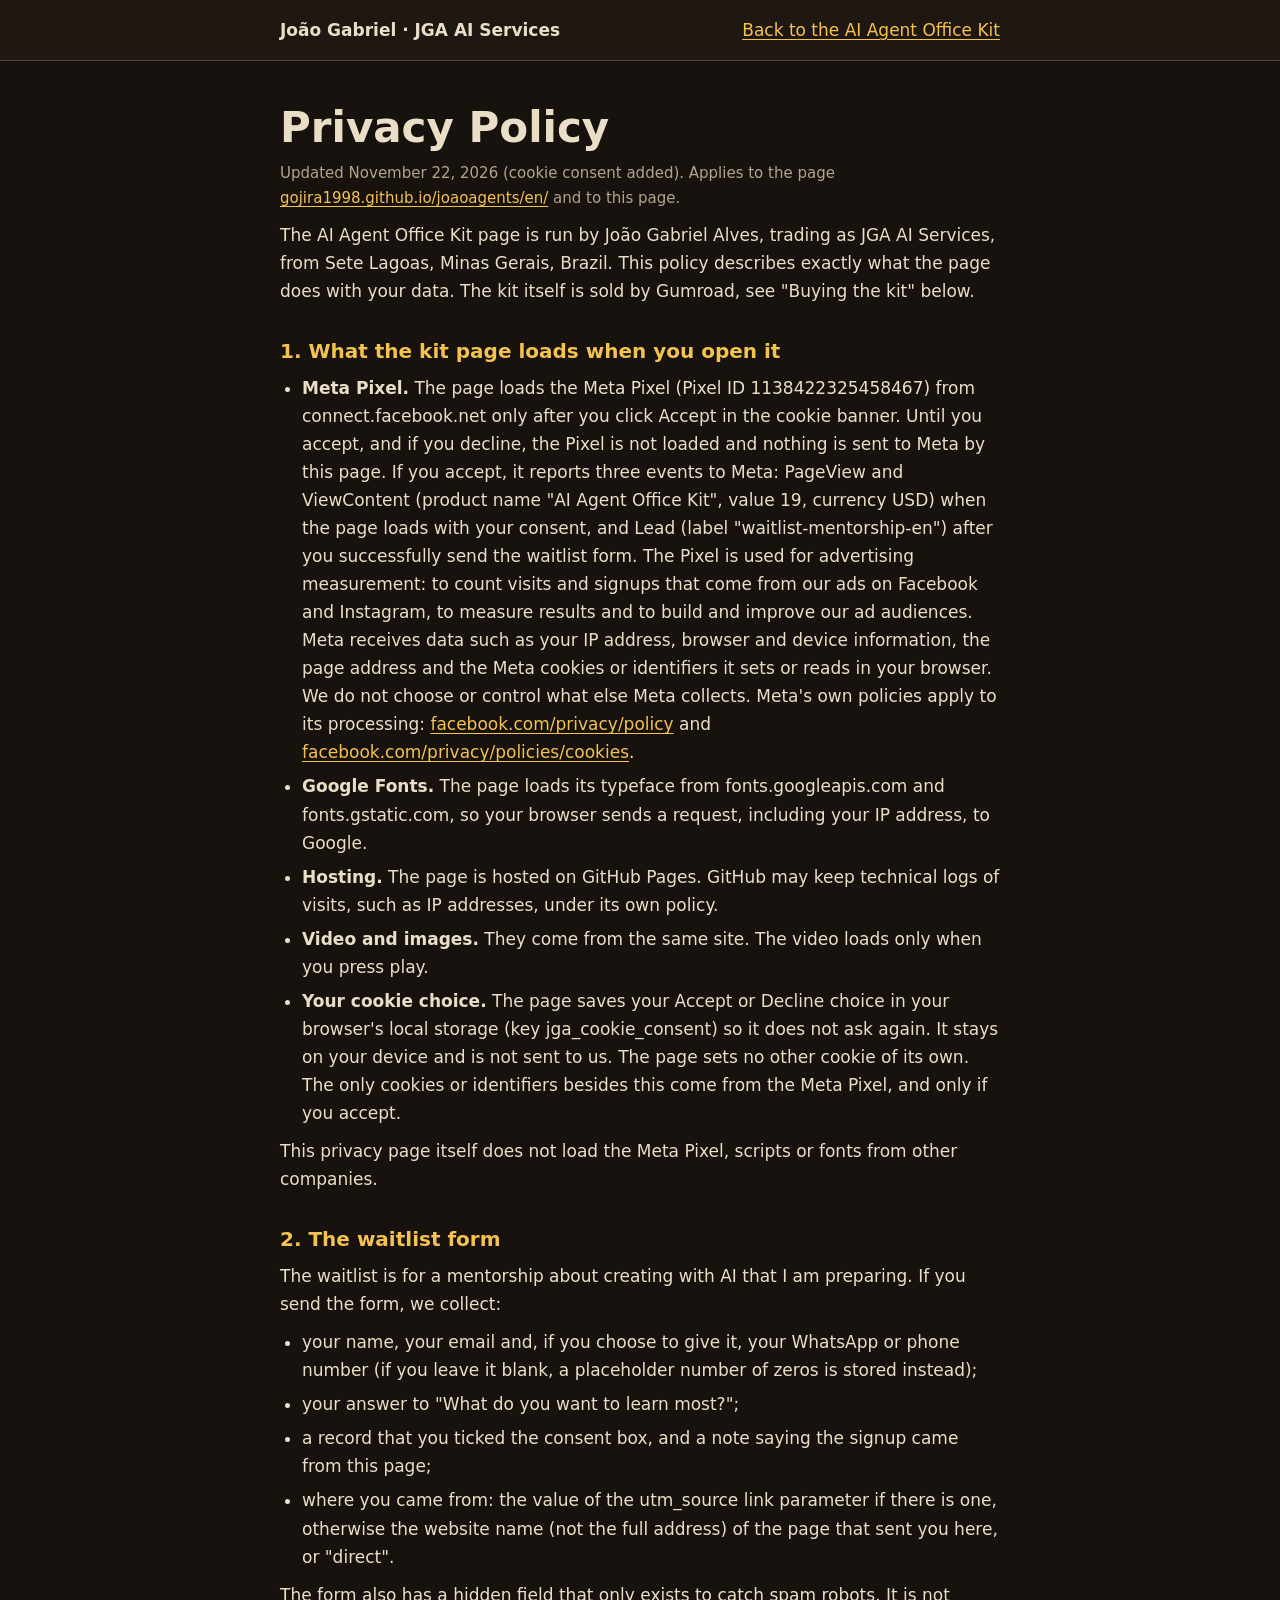
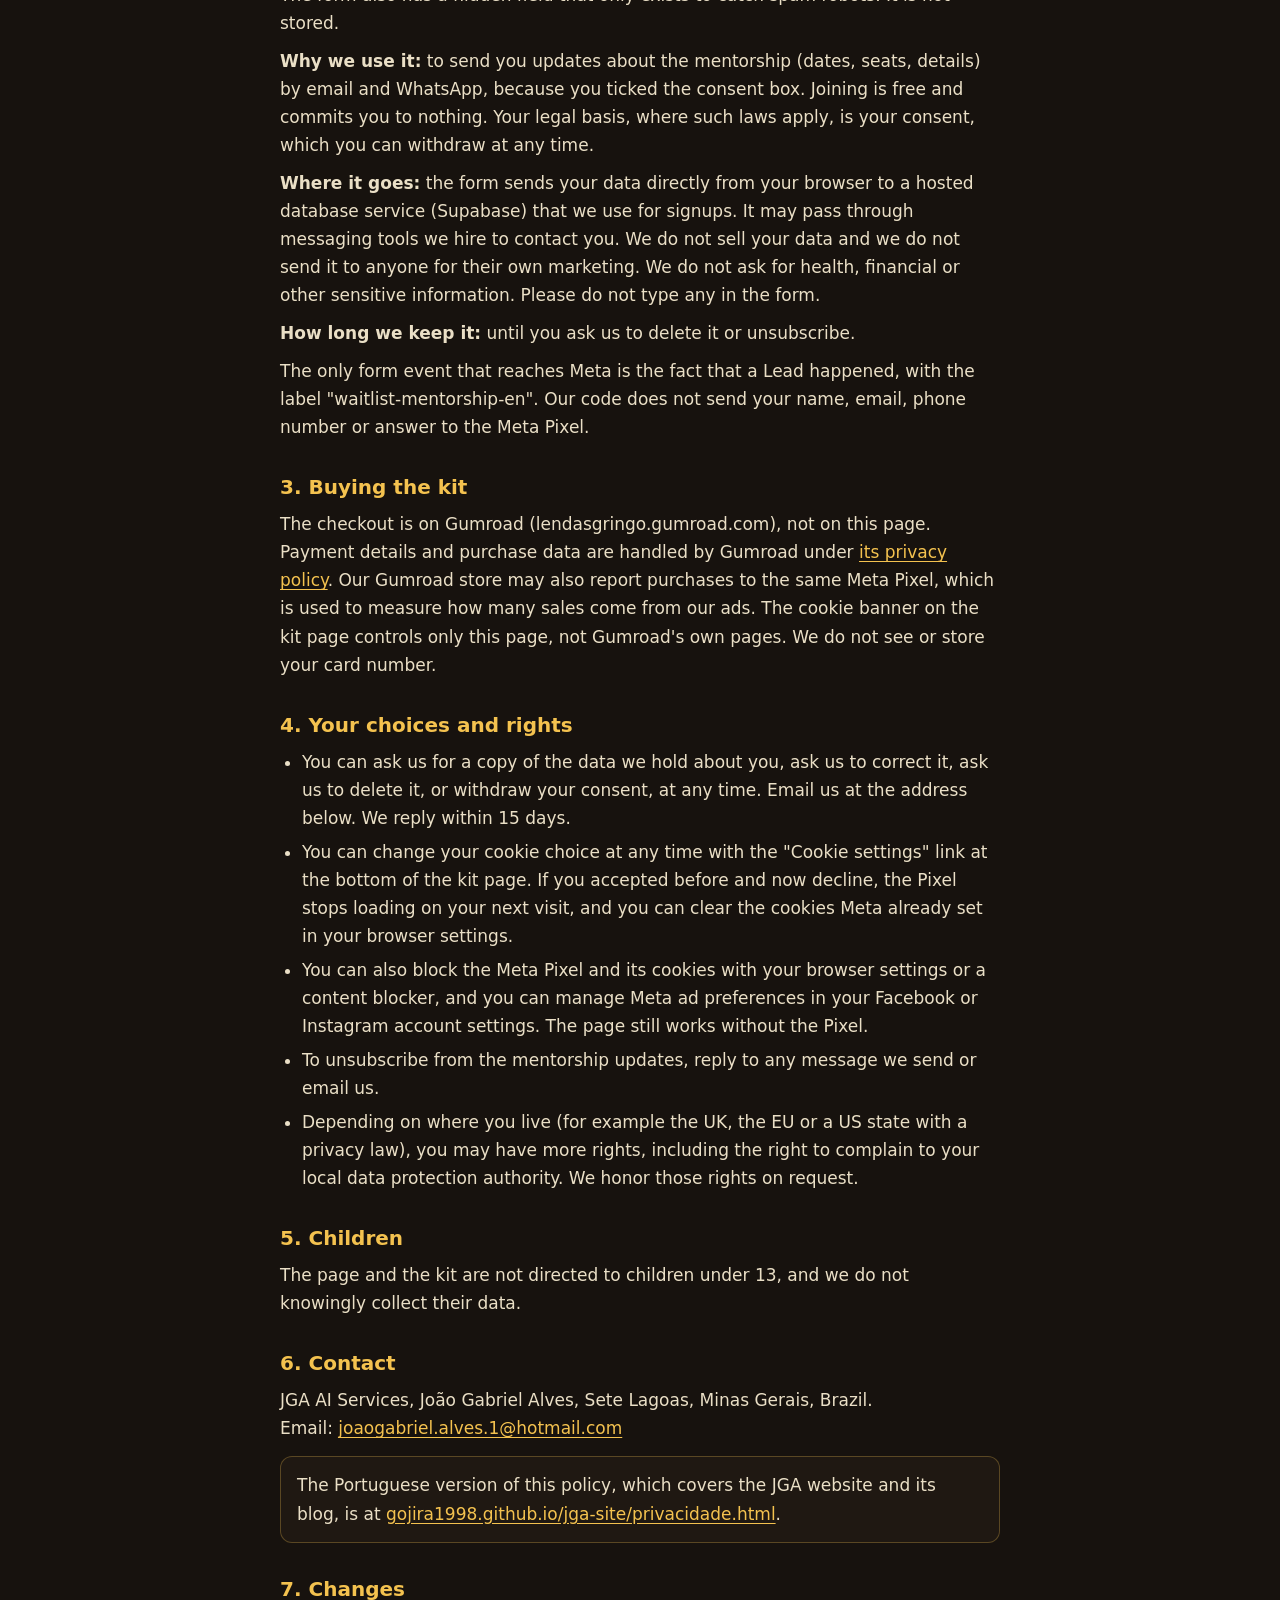
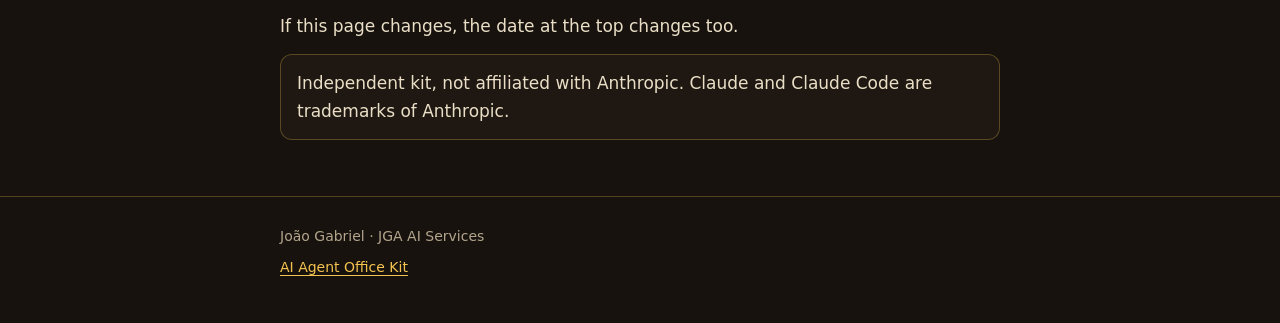
<file: en/privacy/index.bak-26-11.html>
<!doctype html>
<html lang="en">
<head>
<meta charset="utf-8">
<meta name="viewport" content="width=device-width, initial-scale=1">
<title>Privacy Policy | AI Agent Office Kit</title>
<meta name="description" content="How the AI Agent Office Kit page uses the Meta Pixel and the waitlist form, what data is collected and how to ask for deletion.">
<meta name="theme-color" content="#17120e">
<link rel="icon" href="../../assets/joao.jpg">
<style>
:root{--ink:#17120e;--ink2:#1f1812;--cream:#eadfc6;--warm:#b3a58c;--gold:#f4c24f;--line:rgba(244,194,79,.28)}
*{box-sizing:border-box;margin:0;padding:0}
body{background:var(--ink);color:var(--cream);font:400 17px/1.65 system-ui,-apple-system,"Segoe UI",Roboto,Arial,sans-serif;-webkit-text-size-adjust:100%}
a{color:var(--gold);text-underline-offset:3px;word-break:break-word}
a:focus-visible{outline:3px solid var(--gold);outline-offset:3px}
header{border-bottom:1px solid var(--line);background:var(--ink2)}
.cx{max-width:760px;margin:0 auto;padding:0 20px}
header .cx{display:flex;flex-wrap:wrap;gap:8px 20px;align-items:center;justify-content:space-between;min-height:60px}
header b{font-weight:800}
main{padding:44px 0 56px}
h1{font-size:clamp(30px,7vw,42px);line-height:1.1;margin-bottom:10px}
h2{font-size:20px;line-height:1.25;margin:34px 0 8px;color:var(--gold)}
p,ul{margin-top:10px}
ul{padding-left:22px}
li{margin-top:6px}
.upd{color:var(--warm);font-size:15px}
.box{margin-top:14px;padding:14px 16px;border:1px solid var(--line);border-radius:12px;background:var(--ink2)}
footer{border-top:1px solid var(--line);padding:28px 0 44px;color:var(--warm);font-size:14px}
footer .cx{display:grid;gap:8px}
</style>
</head>
<body>
<header><div class="cx"><b>João Gabriel · JGA AI Services</b><a href="../">Back to the AI Agent Office Kit</a></div></header>
<main><div class="cx">
<h1>Privacy Policy</h1>
<p class="upd">Updated November 22, 2026 (cookie consent added). Applies to the page <a href="https://gojira1998.github.io/joaoagents/en/">gojira1998.github.io/joaoagents/en/</a> and to this page.</p>
<p>The AI Agent Office Kit page is run by João Gabriel Alves, trading as JGA AI Services, from Sete Lagoas, Minas Gerais, Brazil. This policy describes exactly what the page does with your data. The kit itself is sold by Gumroad, see "Buying the kit" below.</p>

<h2>1. What the kit page loads when you open it</h2>
<ul>
<li><b>Meta Pixel.</b> The page loads the Meta Pixel (Pixel ID 1138422325458467) from connect.facebook.net only after you click Accept in the cookie banner. Until you accept, and if you decline, the Pixel is not loaded and nothing is sent to Meta by this page. If you accept, it reports three events to Meta: PageView and ViewContent (product name "AI Agent Office Kit", value 19, currency USD) when the page loads with your consent, and Lead (label "waitlist-mentorship-en") after you successfully send the waitlist form. The Pixel is used for advertising measurement: to count visits and signups that come from our ads on Facebook and Instagram, to measure results and to build and improve our ad audiences. Meta receives data such as your IP address, browser and device information, the page address and the Meta cookies or identifiers it sets or reads in your browser. We do not choose or control what else Meta collects. Meta's own policies apply to its processing: <a href="https://www.facebook.com/privacy/policy/" rel="noopener">facebook.com/privacy/policy</a> and <a href="https://www.facebook.com/privacy/policies/cookies/" rel="noopener">facebook.com/privacy/policies/cookies</a>.</li>
<li><b>Google Fonts.</b> The page loads its typeface from fonts.googleapis.com and fonts.gstatic.com, so your browser sends a request, including your IP address, to Google.</li>
<li><b>Hosting.</b> The page is hosted on GitHub Pages. GitHub may keep technical logs of visits, such as IP addresses, under its own policy.</li>
<li><b>Video and images.</b> They come from the same site. The video loads only when you press play.</li>
<li><b>Your cookie choice.</b> The page saves your Accept or Decline choice in your browser's local storage (key jga_cookie_consent) so it does not ask again. It stays on your device and is not sent to us. The page sets no other cookie of its own. The only cookies or identifiers besides this come from the Meta Pixel, and only if you accept.</li>
</ul>
<p>This privacy page itself does not load the Meta Pixel, scripts or fonts from other companies.</p>

<h2>2. The waitlist form</h2>
<p>The waitlist is for a mentorship about creating with AI that I am preparing. If you send the form, we collect:</p>
<ul>
<li>your name, your email and, if you choose to give it, your WhatsApp or phone number (if you leave it blank, a placeholder number of zeros is stored instead);</li>
<li>your answer to "What do you want to learn most?";</li>
<li>a record that you ticked the consent box, and a note saying the signup came from this page;</li>
<li>where you came from: the value of the utm_source link parameter if there is one, otherwise the website name (not the full address) of the page that sent you here, or "direct".</li>
</ul>
<p>The form also has a hidden field that only exists to catch spam robots. It is not stored.</p>
<p><b>Why we use it:</b> to send you updates about the mentorship (dates, seats, details) by email and WhatsApp, because you ticked the consent box. Joining is free and commits you to nothing. Your legal basis, where such laws apply, is your consent, which you can withdraw at any time.</p>
<p><b>Where it goes:</b> the form sends your data directly from your browser to a hosted database service (Supabase) that we use for signups. It may pass through messaging tools we hire to contact you. We do not sell your data and we do not send it to anyone for their own marketing. We do not ask for health, financial or other sensitive information. Please do not type any in the form.</p>
<p><b>How long we keep it:</b> until you ask us to delete it or unsubscribe.</p>
<p>The only form event that reaches Meta is the fact that a Lead happened, with the label "waitlist-mentorship-en". Our code does not send your name, email, phone number or answer to the Meta Pixel.</p>

<h2>3. Buying the kit</h2>
<p>The checkout is on Gumroad (lendasgringo.gumroad.com), not on this page. Payment details and purchase data are handled by Gumroad under <a href="https://gumroad.com/privacy" rel="noopener">its privacy policy</a>. Our Gumroad store may also report purchases to the same Meta Pixel, which is used to measure how many sales come from our ads. The cookie banner on the kit page controls only this page, not Gumroad's own pages. We do not see or store your card number.</p>

<h2>4. Your choices and rights</h2>
<ul>
<li>You can ask us for a copy of the data we hold about you, ask us to correct it, ask us to delete it, or withdraw your consent, at any time. Email us at the address below. We reply within 15 days.</li>
<li>You can change your cookie choice at any time with the "Cookie settings" link at the bottom of the kit page. If you accepted before and now decline, the Pixel stops loading on your next visit, and you can clear the cookies Meta already set in your browser settings.</li>
<li>You can also block the Meta Pixel and its cookies with your browser settings or a content blocker, and you can manage Meta ad preferences in your Facebook or Instagram account settings. The page still works without the Pixel.</li>
<li>To unsubscribe from the mentorship updates, reply to any message we send or email us.</li>
<li>Depending on where you live (for example the UK, the EU or a US state with a privacy law), you may have more rights, including the right to complain to your local data protection authority. We honor those rights on request.</li>
</ul>

<h2>5. Children</h2>
<p>The page and the kit are not directed to children under 13, and we do not knowingly collect their data.</p>

<h2>6. Contact</h2>
<p>JGA AI Services, João Gabriel Alves, Sete Lagoas, Minas Gerais, Brazil.<br>Email: <a href="mailto:joaogabriel.alves.1@hotmail.com">joaogabriel.alves.1@hotmail.com</a></p>
<div class="box">The Portuguese version of this policy, which covers the JGA website and its blog, is at <a href="https://gojira1998.github.io/jga-site/privacidade.html">gojira1998.github.io/jga-site/privacidade.html</a>.</div>

<h2>7. Changes</h2>
<p>If this page changes, the date at the top changes too.</p>
<p class="box">Independent kit, not affiliated with Anthropic. Claude and Claude Code are trademarks of Anthropic.</p>
</div></main>
<footer><div class="cx"><span>João Gabriel · JGA AI Services</span><a href="../">AI Agent Office Kit</a></div></footer>
</body>
</html>
</file>
